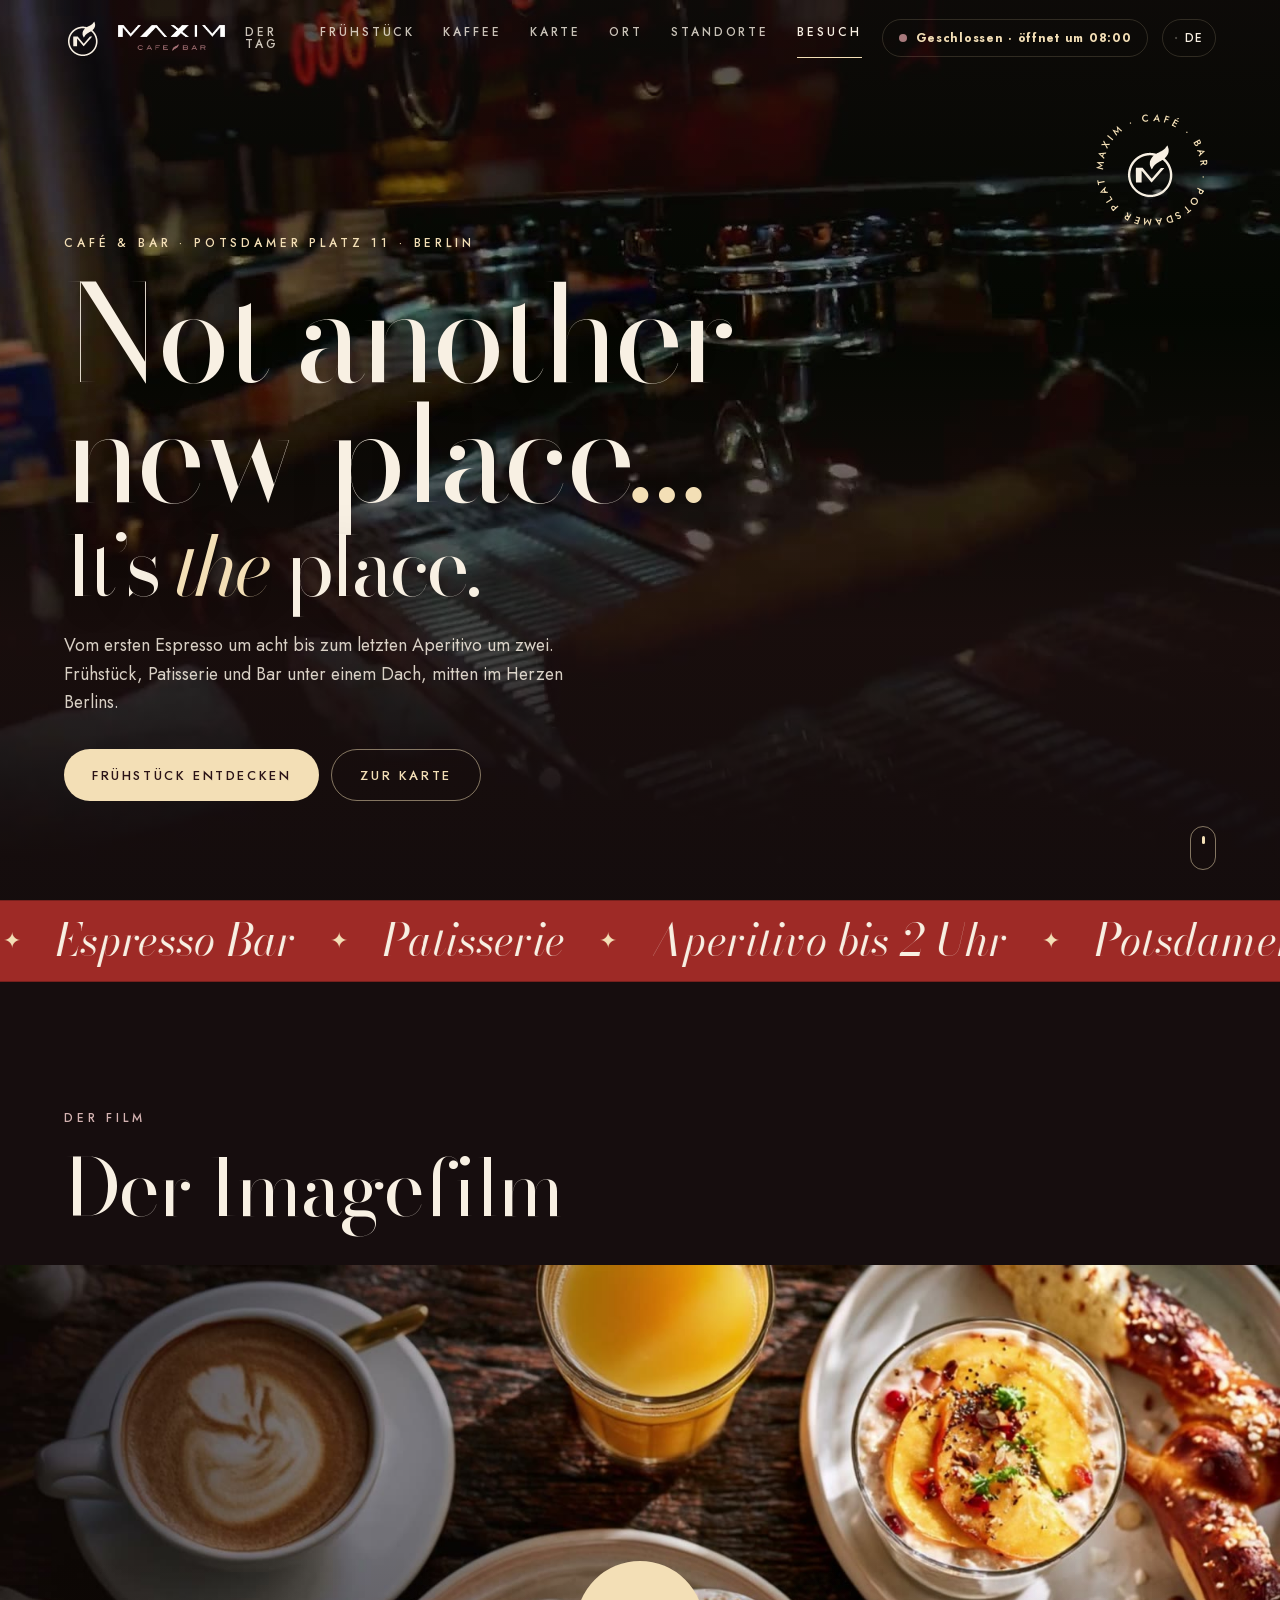
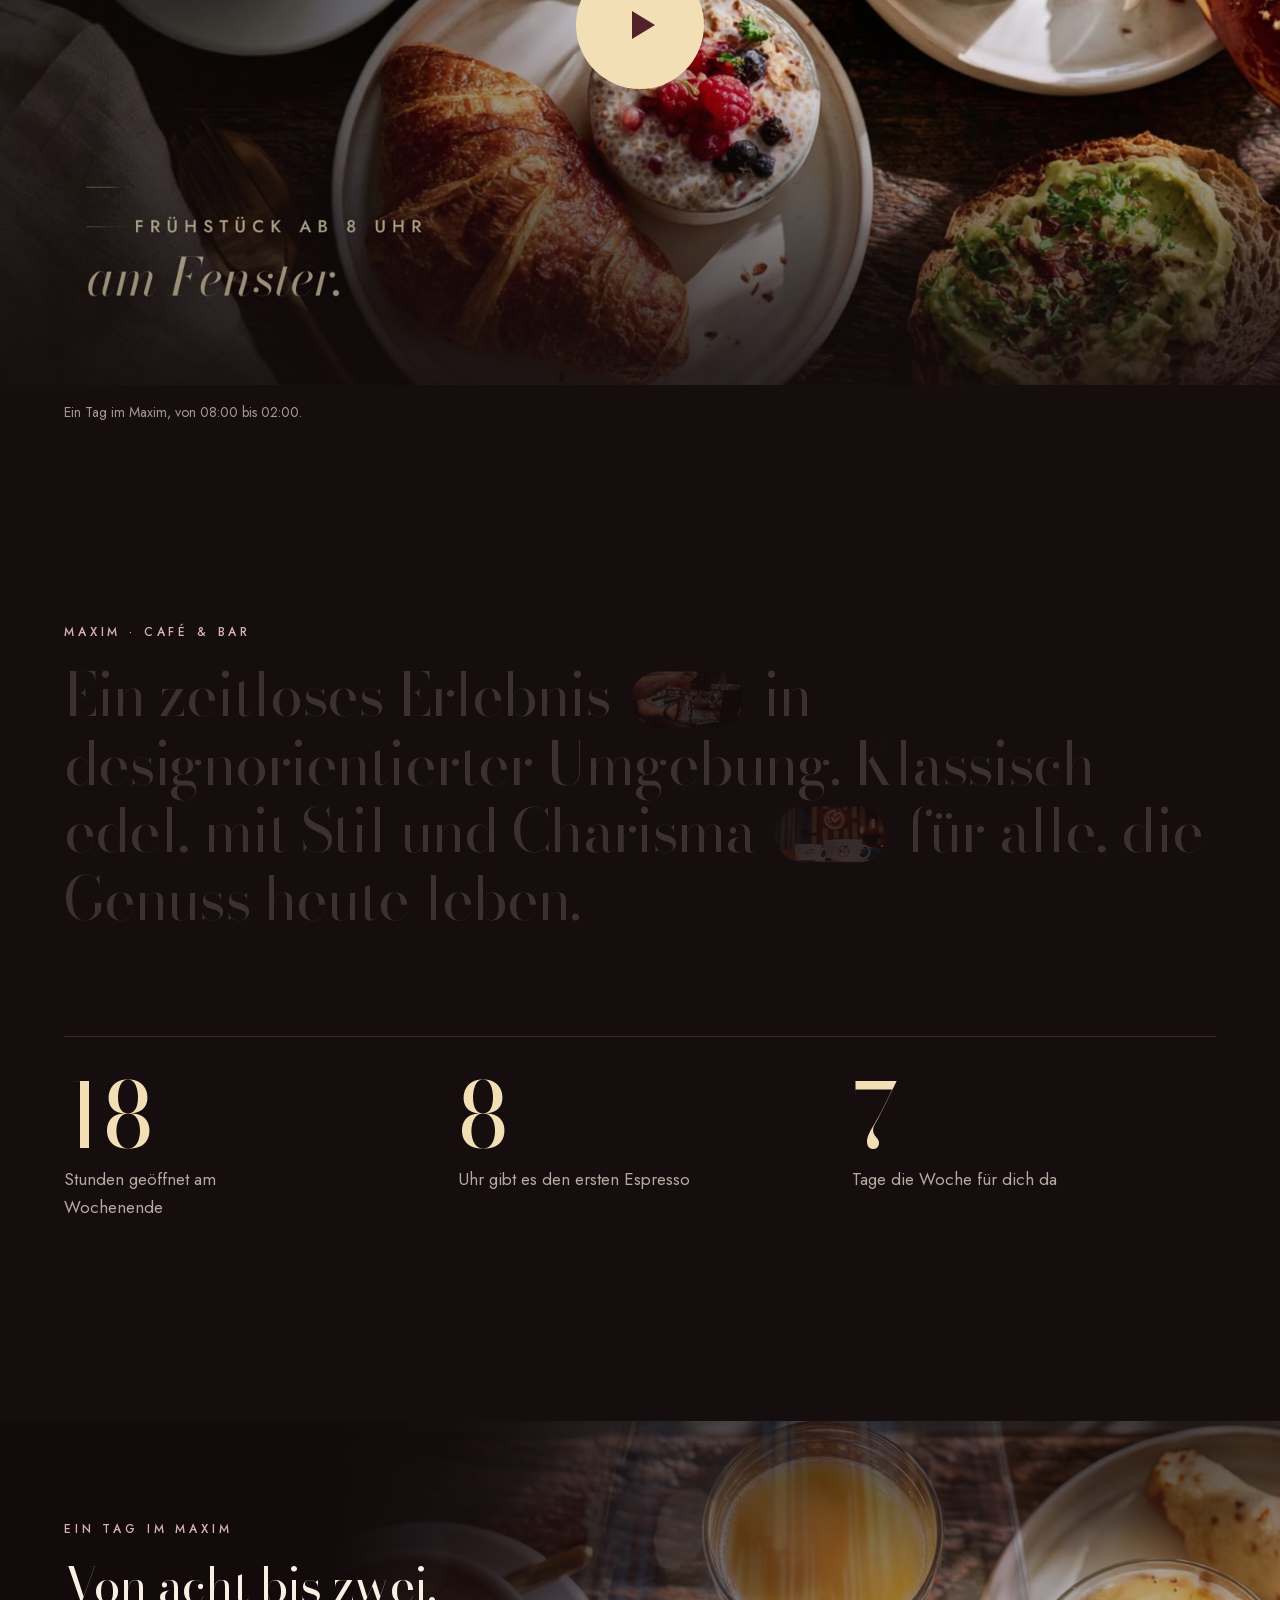
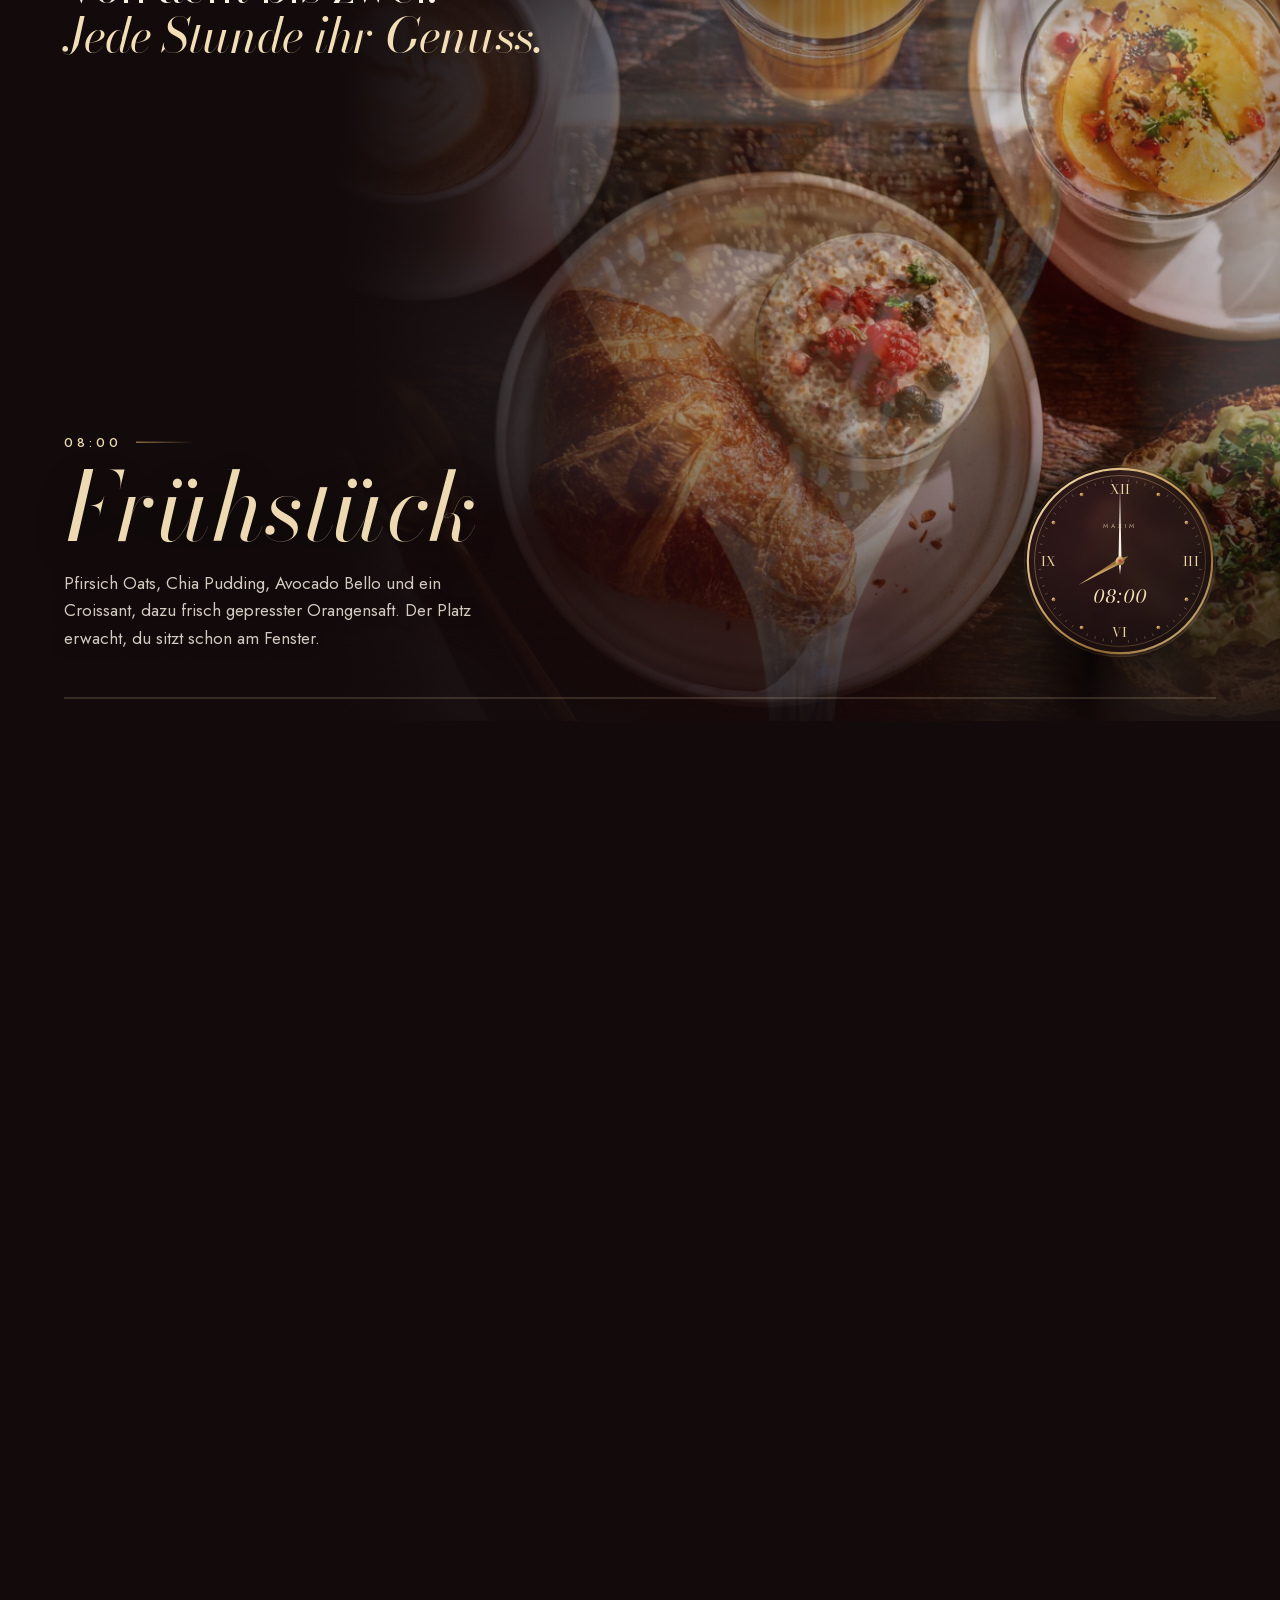
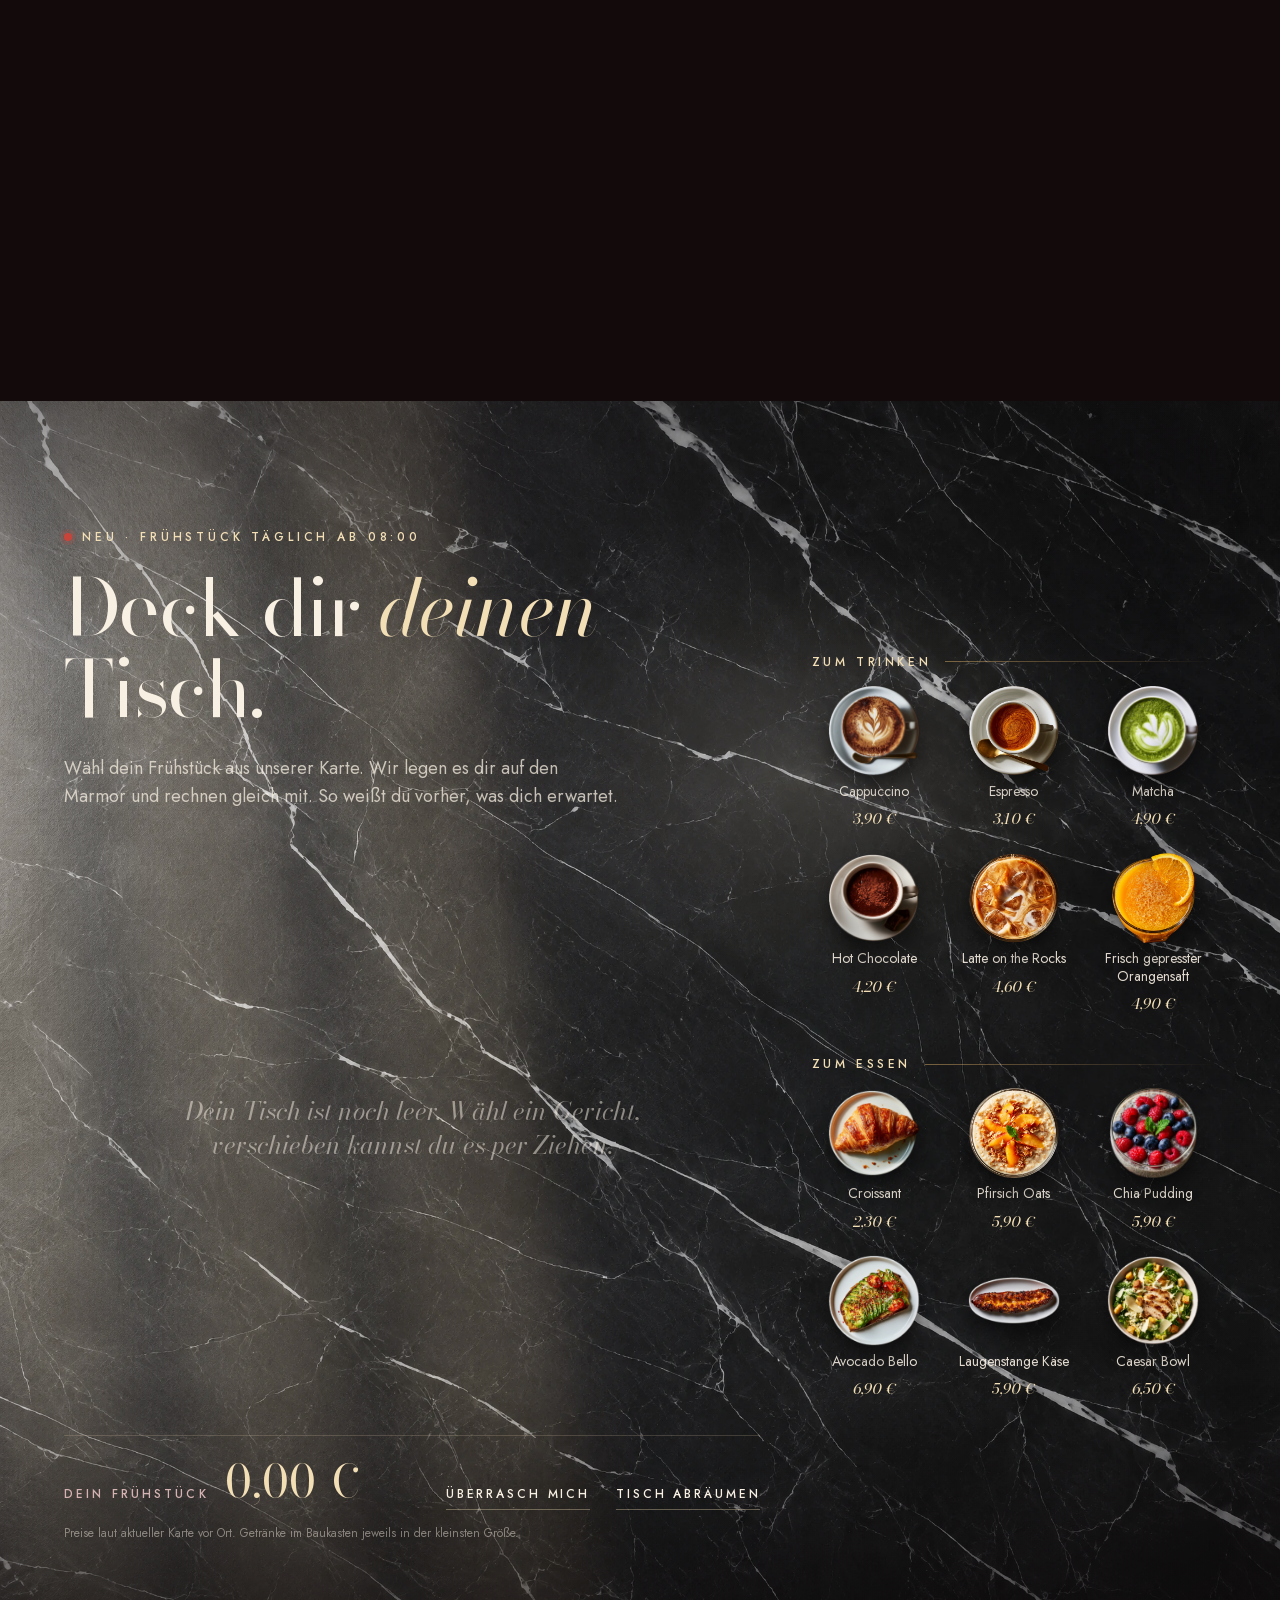
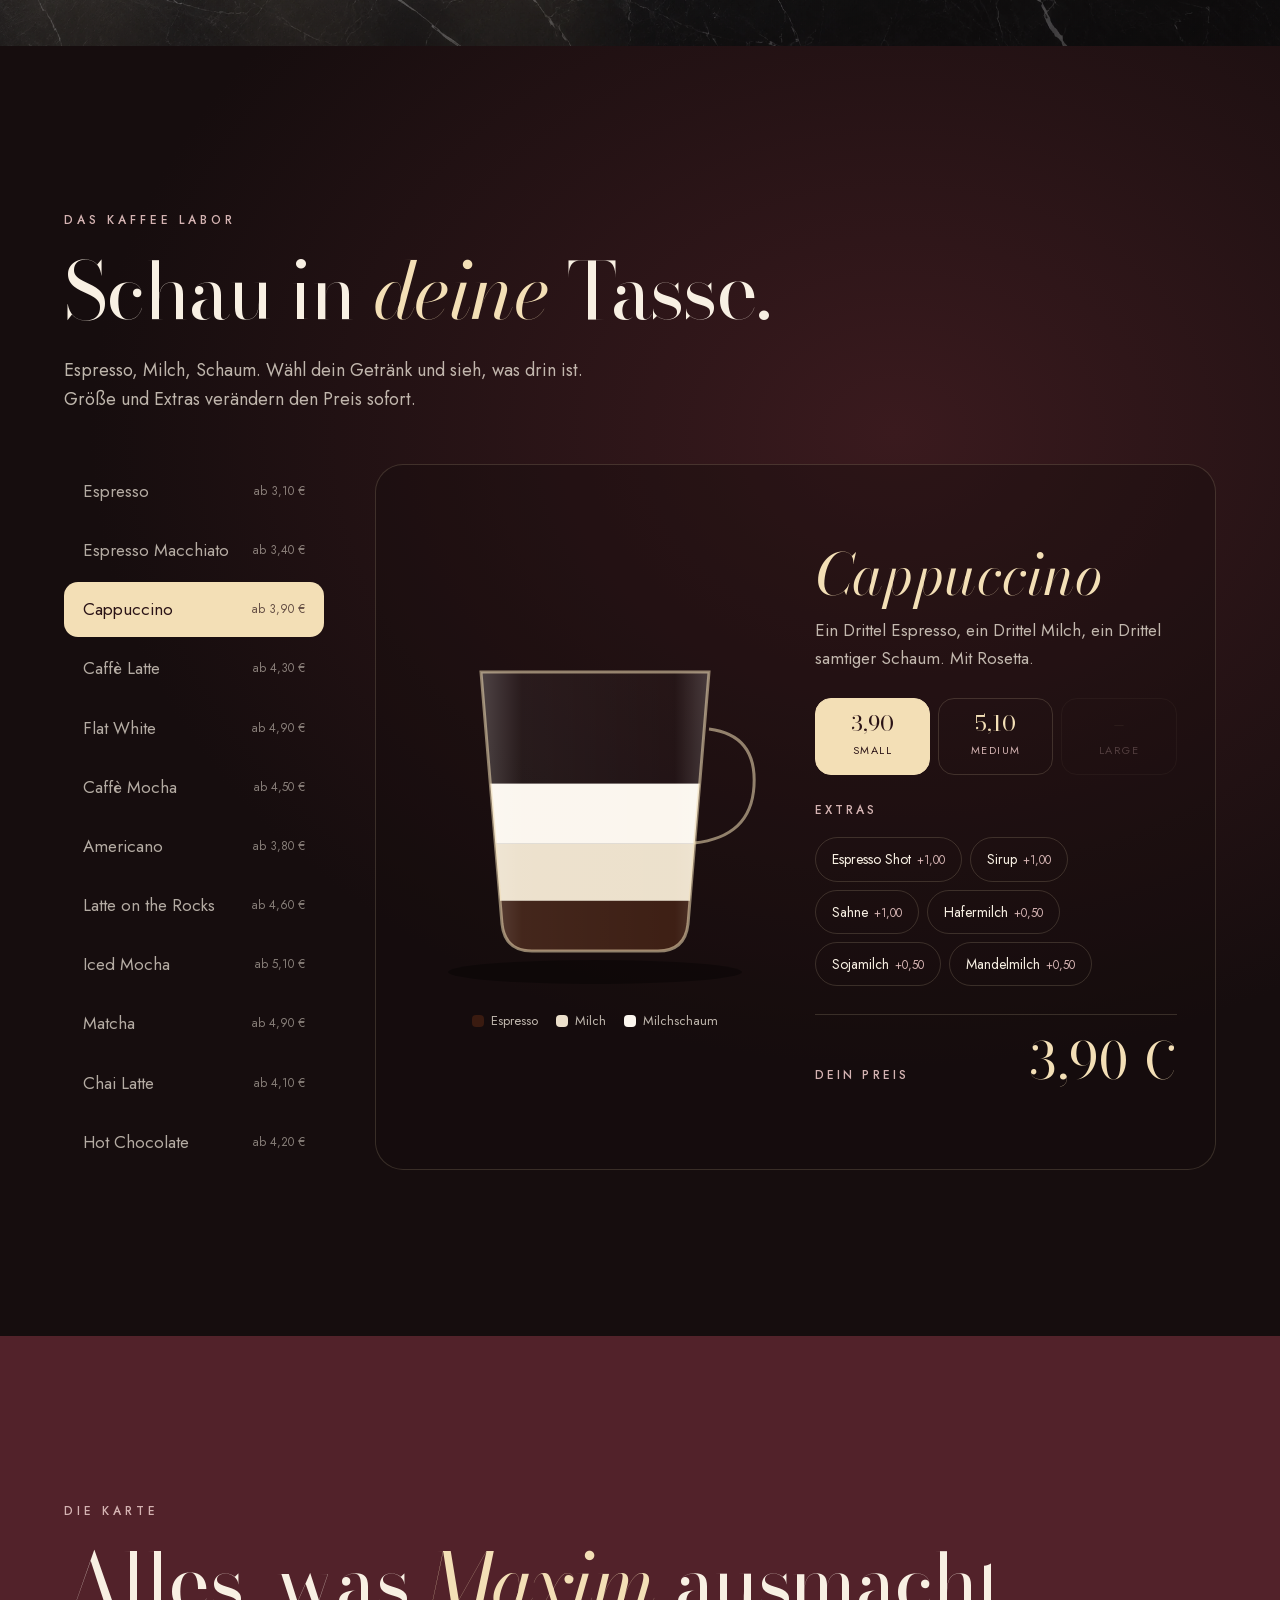
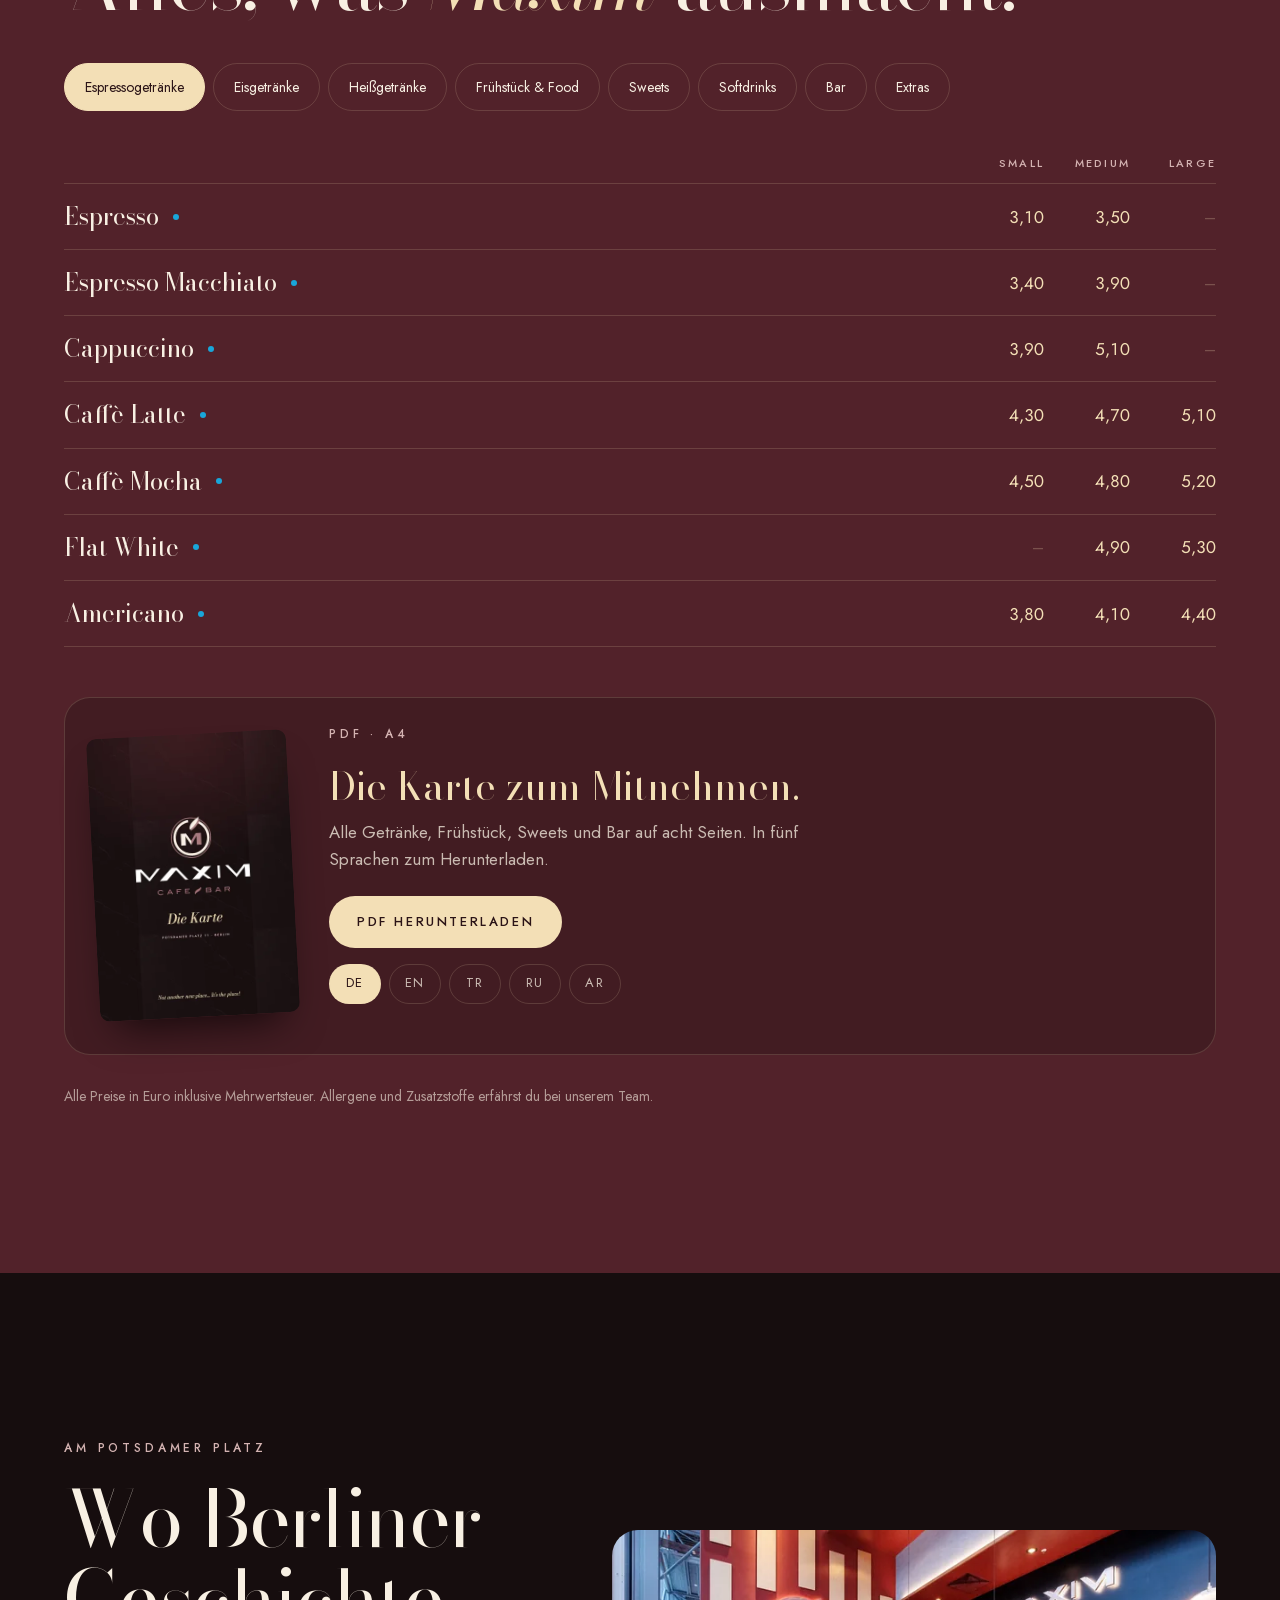
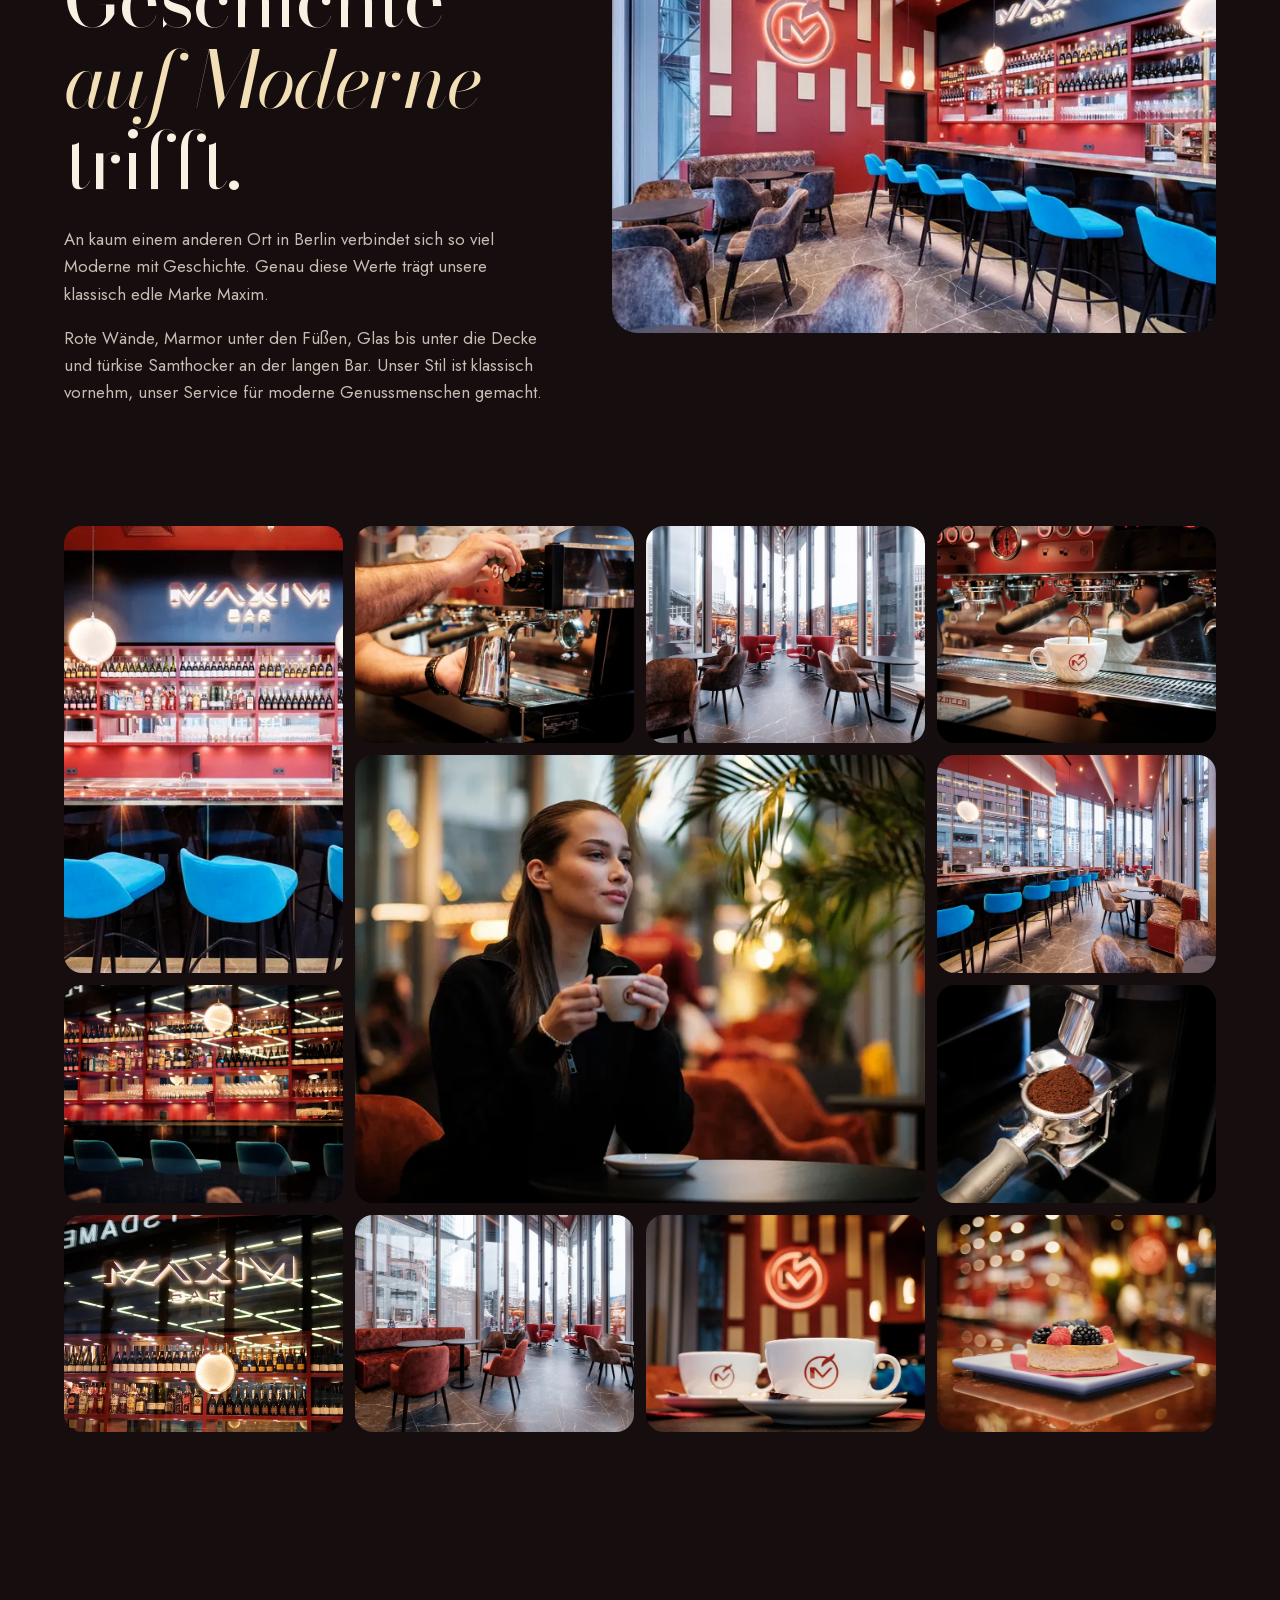
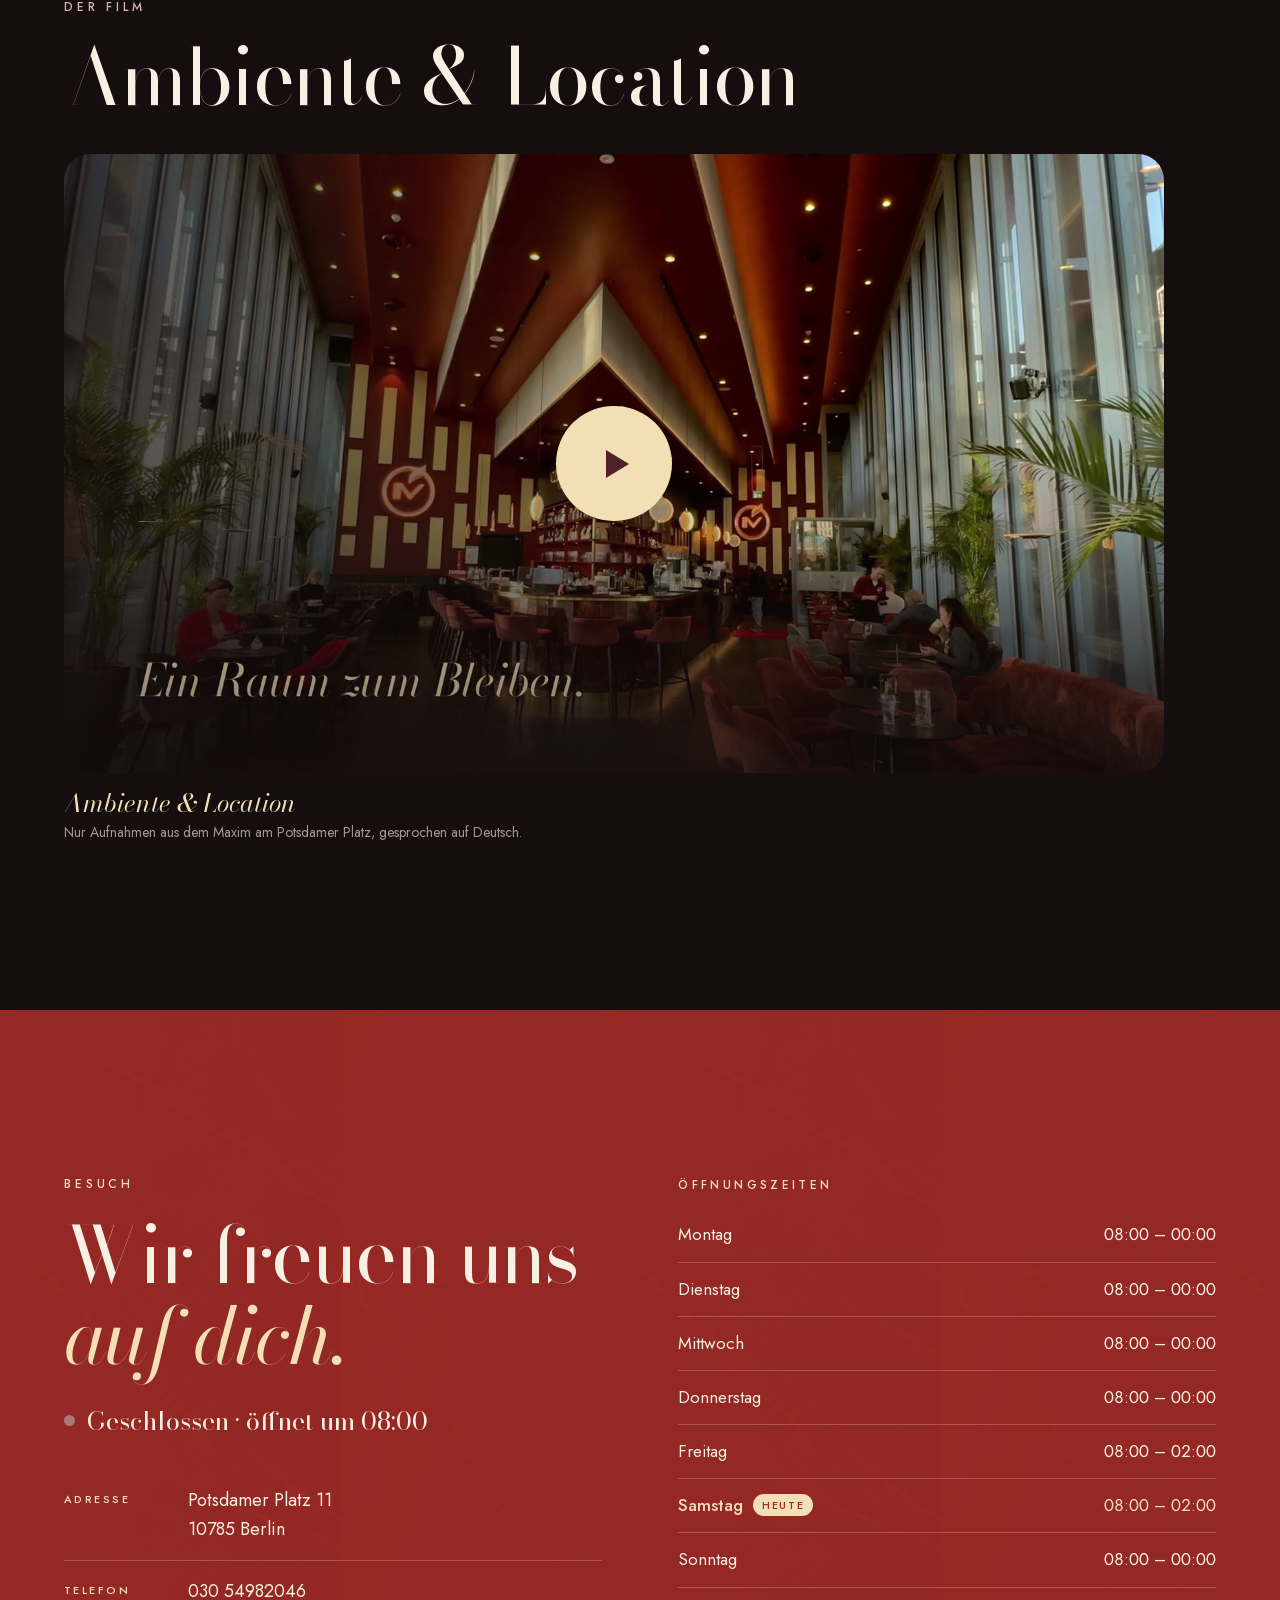
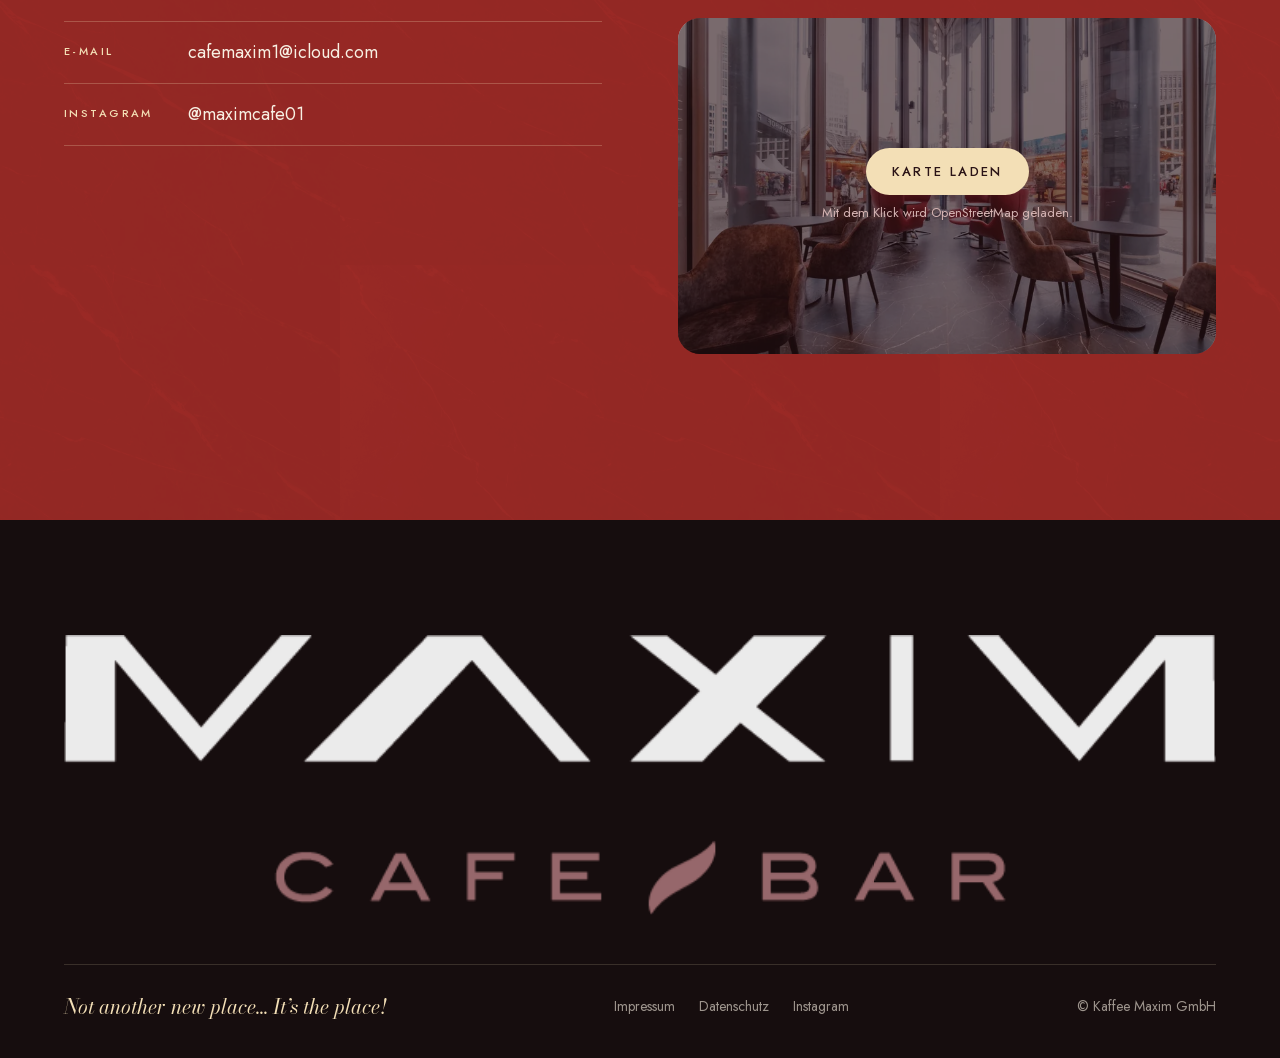
<file: index.html>
<!doctype html>
<html lang="de">
<head>
<meta name="robots" content="noindex, nofollow">
<meta charset="utf-8">
<script>
/* Sprache vor dem ersten Zeichnen setzen: ?lang= vor gespeicherter Wahl, sonst Deutsch */
(function(){var L=["de","en","tr","ru","ar"],q=(location.search.match(/[?&]lang=(\w+)/)||[])[1],s;try{s=localStorage.getItem("maxim-lang")}catch(e){}var l=L.indexOf(q)>-1?q:(L.indexOf(s)>-1?s:"de");if(q&&L.indexOf(q)>-1){try{localStorage.setItem("maxim-lang",q)}catch(e){}}var d=document.documentElement;d.lang=l;if(l==="ar")d.dir="rtl";d.className="js";})();
</script>
<meta name="viewport" content="width=device-width, initial-scale=1, viewport-fit=cover">
<title>Maxim Café & Bar · Potsdamer Platz Berlin</title>
<meta name="description" content="Maxim Café & Bar am Potsdamer Platz 11 in Berlin. Frühstück ab 8 Uhr, Espresso Bar, Patisserie und Aperitivo bis 2 Uhr nachts.">
<meta name="theme-color" content="#52222a">
<meta property="og:title" content="Maxim Café & Bar · Potsdamer Platz">
<meta property="og:description" content="Not another new place. It’s the place. Frühstück, Kaffee, Sweets und Aperitivo am Potsdamer Platz.">
<meta property="og:image" content="https://nadercbz.github.io/maxim-cafe/assets/img/og.jpg">
<meta property="og:type" content="website">
<link rel="icon" href="assets/img/logo.svg?v=5" type="image/svg+xml">
<link rel="alternate" hreflang="de" href="?lang=de"><link rel="alternate" hreflang="en" href="?lang=en"><link rel="alternate" hreflang="tr" href="?lang=tr"><link rel="alternate" hreflang="ru" href="?lang=ru"><link rel="alternate" hreflang="ar" href="?lang=ar">
<link rel="stylesheet" href="css/fonts.css?v=1">
<script>if(document.documentElement.lang==="ru")document.write('<link rel="stylesheet" href="css/fonts-ru.css?v=1">');if(document.documentElement.lang==="ar")document.write('<link rel="stylesheet" href="css/fonts-ar.css?v=1">');</script>
<link rel="stylesheet" href="css/style.css?v=17">
<link rel="preload" as="image" href="assets/video/hero-poster.jpg">
<script type="application/ld+json">
{"@context":"https://schema.org","@type":"CafeOrCoffeeShop","name":"Maxim Café & Bar","address":{"@type":"PostalAddress","streetAddress":"Potsdamer Platz 11","postalCode":"10785","addressLocality":"Berlin","addressCountry":"DE"},"telephone":"+49 30 54982046","servesCuisine":["Café","Frühstück","Patisserie","Bar"],"openingHoursSpecification":[{"@type":"OpeningHoursSpecification","dayOfWeek":["Monday","Tuesday","Wednesday","Thursday","Sunday"],"opens":"08:00","closes":"00:00"},{"@type":"OpeningHoursSpecification","dayOfWeek":["Friday","Saturday"],"opens":"08:00","closes":"02:00"}],"sameAs":["https://www.instagram.com/maximcafe01/"]}
</script>
</head>
<body>

<!-- Preloader: Ring zeichnet sich, Blatt steigt auf -->
<div class="loader" aria-hidden="true">
  <svg class="loader-logo" viewBox="0 0 100 100"><use href="#maxim-m"/></svg>
  <div class="loader-count"><span>00</span></div>
</div>

<svg width="0" height="0" style="position:absolute" aria-hidden="true">
  <defs>
    <symbol id="maxim-m" viewBox="0 0 100 100">
      <path class="m-ring" d="M75.62 9.23 L75.59 9.23 L75.49 9.30 L75.35 9.45 L75.14 9.68 L74.88 9.99 L74.56 10.38 L74.19 10.85 L73.76 11.40 L73.28 12.02 L72.83 12.59 L72.42 13.10 L72.04 13.56 L71.70 13.97 L71.39 14.32 L71.12 14.61 L70.89 14.85 L70.69 15.03 L70.51 15.19 L70.34 15.34 L70.18 15.48 L70.03 15.60 L69.90 15.70 L69.78 15.78 L69.67 15.85 L69.58 15.90 L69.48 15.96 L69.38 16.02 L69.28 16.10 L69.18 16.17 L69.07 16.26 L68.96 16.35 L68.85 16.45 L68.73 16.55 L68.59 16.67 L68.43 16.80 L68.23 16.94 L68.01 17.09 L67.76 17.26 L67.49 17.44 L67.18 17.63 L66.86 17.83 L66.45 18.07 L65.95 18.34 L65.38 18.65 L64.72 18.99 L63.98 19.37 L63.15 19.79 L62.24 20.24 L61.26 20.72 L60.38 21.15 L59.62 21.53 L58.97 21.85 L58.44 22.12 L58.02 22.34 L57.71 22.51 L57.52 22.62 L57.44 22.67 L57.36 22.72 L57.28 22.77 L57.21 22.80 L57.13 22.83 L57.05 22.84 L56.97 22.85 L56.89 22.86 L56.82 22.85 L56.70 22.83 L56.55 22.81 L56.35 22.77 L56.12 22.71 L55.86 22.65 L55.55 22.57 L55.21 22.49 L54.83 22.39 L54.49 22.30 L54.18 22.23 L53.90 22.17 L53.67 22.12 L53.47 22.08 L53.30 22.05 L53.17 22.04 L53.08 22.04 L52.99 22.04 L52.90 22.03 L52.82 22.02 L52.74 22.01 L52.66 21.99 L52.58 21.97 L52.51 21.95 L52.45 21.92 L52.37 21.90 L52.29 21.88 L52.20 21.86 L52.10 21.85 L52.00 21.83 L51.89 21.82 L51.77 21.82 L51.65 21.81 L51.53 21.80 L51.42 21.79 L51.31 21.78 L51.22 21.76 L51.13 21.74 L51.05 21.72 L50.97 21.70 L50.90 21.67 L50.77 21.65 L50.57 21.62 L50.31 21.60 L49.99 21.57 L49.60 21.54 L49.14 21.52 L48.62 21.49 L48.04 21.47 L47.52 21.45 L47.05 21.43 L46.65 21.42 L46.31 21.41 L46.02 21.41 L45.80 21.42 L45.64 21.43 L45.53 21.45 L45.42 21.46 L45.31 21.47 L45.19 21.48 L45.07 21.48 L44.94 21.48 L44.81 21.48 L44.67 21.48 L44.53 21.48 L44.39 21.48 L44.25 21.48 L44.10 21.49 L43.95 21.50 L43.80 21.52 L43.65 21.54 L43.49 21.57 L43.34 21.60 L43.17 21.63 L43.00 21.66 L42.82 21.68 L42.64 21.70 L42.44 21.73 L42.24 21.75 L42.03 21.76 L41.81 21.78 L41.59 21.80 L41.37 21.82 L41.16 21.85 L40.95 21.89 L40.73 21.93 L40.52 21.97 L40.31 22.02 L40.10 22.07 L39.91 22.11 L39.74 22.15 L39.59 22.18 L39.45 22.21 L39.34 22.23 L39.24 22.24 L39.16 22.25 L39.09 22.25 L39.00 22.26 L38.86 22.29 L38.70 22.32 L38.49 22.37 L38.25 22.44 L37.98 22.51 L37.67 22.60 L37.33 22.70 L37.02 22.78 L36.75 22.86 L36.51 22.92 L36.30 22.97 L36.14 23.01 L36.00 23.04 L35.91 23.06 L35.84 23.07 L35.75 23.08 L35.63 23.11 L35.47 23.16 L35.29 23.22 L35.07 23.29 L34.83 23.37 L34.55 23.47 L34.24 23.58 L33.92 23.70 L33.59 23.83 L33.24 23.97 L32.88 24.13 L32.50 24.30 L32.11 24.48 L31.71 24.67 L31.29 24.87 L30.92 25.05 L30.59 25.21 L30.30 25.35 L30.05 25.46 L29.85 25.55 L29.69 25.61 L29.58 25.66 L29.51 25.68 L29.40 25.72 L29.27 25.79 L29.10 25.88 L28.91 25.99 L28.68 26.13 L28.43 26.29 L28.14 26.48 L27.82 26.69 L27.54 26.87 L27.28 27.03 L27.06 27.17 L26.88 27.29 L26.72 27.38 L26.60 27.45 L26.51 27.49 L26.45 27.51 L26.34 27.57 L26.19 27.67 L25.98 27.82 L25.73 28.00 L25.42 28.22 L25.07 28.48 L24.66 28.79 L24.21 29.13 L23.77 29.47 L23.35 29.81 L22.93 30.15 L22.54 30.49 L22.15 30.82 L21.78 31.15 L21.42 31.48 L21.08 31.81 L20.77 32.11 L20.49 32.39 L20.25 32.63 L20.04 32.86 L19.86 33.05 L19.71 33.22 L19.60 33.36 L19.52 33.47 L19.44 33.59 L19.36 33.70 L19.27 33.80 L19.18 33.91 L19.08 34.01 L18.99 34.11 L18.89 34.20 L18.78 34.30 L18.67 34.40 L18.57 34.52 L18.45 34.64 L18.34 34.78 L18.22 34.92 L18.10 35.08 L17.98 35.24 L17.85 35.42 L17.74 35.58 L17.63 35.73 L17.53 35.86 L17.43 35.98 L17.35 36.08 L17.27 36.17 L17.20 36.24 L17.14 36.30 L17.06 36.38 L16.97 36.48 L16.87 36.61 L16.76 36.76 L16.63 36.94 L16.49 37.14 L16.33 37.36 L16.17 37.60 L16.01 37.84 L15.85 38.08 L15.71 38.31 L15.57 38.54 L15.44 38.77 L15.32 38.99 L15.20 39.21 L15.09 39.42 L14.99 39.61 L14.90 39.79 L14.81 39.94 L14.74 40.07 L14.67 40.18 L14.61 40.28 L14.56 40.35 L14.52 40.40 L14.46 40.50 L14.37 40.66 L14.26 40.86 L14.13 41.12 L13.97 41.42 L13.79 41.78 L13.59 42.19 L13.37 42.65 L13.14 43.15 L12.91 43.70 L12.68 44.29 L12.44 44.93 L12.20 45.61 L11.96 46.34 L11.71 47.11 L11.46 47.93 L11.24 48.66 L11.05 49.30 L10.90 49.86 L10.77 50.32 L10.68 50.70 L10.61 50.99 L10.58 51.19 L10.58 51.31 L10.58 51.42 L10.57 51.52 L10.56 51.62 L10.55 51.72 L10.53 51.81 L10.51 51.90 L10.49 51.98 L10.47 52.06 L10.44 52.14 L10.42 52.22 L10.41 52.31 L10.39 52.40 L10.38 52.49 L10.38 52.58 L10.38 52.68 L10.38 52.78 L10.37 52.87 L10.37 52.97 L10.36 53.06 L10.34 53.14 L10.33 53.22 L10.31 53.30 L10.28 53.38 L10.26 53.45 L10.23 53.55 L10.21 53.67 L10.20 53.81 L10.18 53.98 L10.17 54.17 L10.16 54.38 L10.15 54.62 L10.14 54.88 L10.14 55.12 L10.12 55.33 L10.11 55.52 L10.10 55.69 L10.08 55.83 L10.06 55.95 L10.03 56.05 L10.01 56.12 L9.98 56.21 L9.96 56.33 L9.95 56.47 L9.93 56.63 L9.92 56.81 L9.91 57.01 L9.90 57.23 L9.89 57.48 L9.89 57.70 L9.89 57.90 L9.90 58.07 L9.90 58.22 L9.92 58.35 L9.93 58.45 L9.95 58.53 L9.97 58.59 L9.99 58.67 L10.00 58.77 L10.01 58.90 L10.01 59.04 L10.01 59.21 L10.01 59.40 L10.01 59.61 L9.99 59.85 L9.99 60.07 L9.99 60.28 L10.00 60.48 L10.01 60.67 L10.03 60.85 L10.06 61.02 L10.09 61.18 L10.12 61.32 L10.15 61.46 L10.18 61.60 L10.20 61.73 L10.22 61.86 L10.24 61.98 L10.25 62.10 L10.25 62.22 L10.25 62.33 L10.26 62.45 L10.27 62.60 L10.29 62.76 L10.32 62.95 L10.35 63.15 L10.39 63.36 L10.43 63.60 L10.48 63.86 L10.53 64.10 L10.57 64.34 L10.61 64.56 L10.65 64.78 L10.68 64.99 L10.70 65.18 L10.72 65.37 L10.74 65.55 L10.76 65.71 L10.78 65.86 L10.80 66.00 L10.83 66.12 L10.85 66.24 L10.89 66.34 L10.92 66.42 L10.96 66.49 L11.00 66.61 L11.06 66.77 L11.12 66.98 L11.19 67.22 L11.27 67.51 L11.37 67.85 L11.47 68.23 L11.58 68.65 L11.69 69.06 L11.80 69.46 L11.92 69.86 L12.05 70.24 L12.17 70.61 L12.30 70.97 L12.43 71.33 L12.57 71.67 L12.71 72.02 L12.85 72.37 L13.01 72.71 L13.16 73.07 L13.32 73.42 L13.49 73.78 L13.66 74.13 L13.84 74.49 L14.03 74.86 L14.23 75.24 L14.44 75.63 L14.66 76.03 L14.90 76.45 L15.15 76.87 L15.41 77.30 L15.68 77.74 L15.95 78.18 L16.23 78.61 L16.52 79.03 L16.81 79.44 L17.11 79.85 L17.41 80.25 L17.72 80.64 L18.03 81.03 L18.36 81.42 L18.70 81.81 L19.05 82.22 L19.42 82.63 L19.80 83.04 L20.19 83.46 L20.60 83.89 L21.02 84.32 L21.43 84.73 L21.82 85.11 L22.19 85.47 L22.55 85.80 L22.89 86.11 L23.21 86.39 L23.52 86.65 L23.81 86.89 L24.12 87.13 L24.46 87.38 L24.81 87.65 L25.18 87.92 L25.57 88.20 L25.99 88.49 L26.42 88.78 L26.87 89.09 L27.33 89.39 L27.79 89.68 L28.26 89.97 L28.74 90.24 L29.22 90.51 L29.70 90.77 L30.19 91.02 L30.68 91.27 L31.17 91.50 L31.65 91.73 L32.12 91.94 L32.59 92.15 L33.04 92.35 L33.49 92.53 L33.93 92.71 L34.36 92.88 L34.75 93.02 L35.09 93.15 L35.38 93.25 L35.63 93.34 L35.83 93.41 L35.99 93.45 L36.09 93.48 L36.16 93.48 L36.26 93.50 L36.42 93.54 L36.61 93.58 L36.86 93.65 L37.14 93.72 L37.47 93.81 L37.85 93.92 L38.27 94.04 L38.66 94.14 L39.01 94.24 L39.32 94.31 L39.60 94.38 L39.84 94.42 L40.04 94.46 L40.21 94.48 L40.34 94.48 L40.46 94.49 L40.57 94.50 L40.68 94.51 L40.77 94.53 L40.86 94.55 L40.94 94.57 L41.01 94.59 L41.07 94.62 L41.14 94.64 L41.21 94.66 L41.28 94.68 L41.36 94.69 L41.44 94.70 L41.53 94.71 L41.62 94.71 L41.71 94.71 L41.80 94.71 L41.89 94.72 L41.98 94.73 L42.06 94.74 L42.13 94.76 L42.21 94.78 L42.28 94.80 L42.35 94.83 L42.44 94.85 L42.56 94.87 L42.70 94.89 L42.87 94.91 L43.07 94.93 L43.29 94.94 L43.53 94.95 L43.80 94.96 L44.05 94.98 L44.27 94.99 L44.46 95.01 L44.62 95.02 L44.77 95.04 L44.88 95.07 L44.97 95.09 L45.03 95.12 L45.10 95.14 L45.16 95.15 L45.23 95.16 L45.31 95.16 L45.38 95.16 L45.46 95.15 L45.54 95.14 L45.62 95.11 L45.74 95.10 L45.90 95.09 L46.08 95.08 L46.30 95.08 L46.56 95.08 L46.85 95.09 L47.17 95.10 L47.53 95.11 L47.85 95.12 L48.13 95.13 L48.37 95.14 L48.56 95.14 L48.72 95.13 L48.83 95.12 L48.90 95.11 L48.93 95.10 L49.02 95.08 L49.17 95.06 L49.37 95.03 L49.63 95.00 L49.95 94.97 L50.32 94.93 L50.76 94.90 L51.24 94.85 L51.74 94.80 L52.25 94.74 L52.76 94.67 L53.28 94.59 L53.81 94.50 L54.35 94.40 L54.89 94.29 L55.44 94.17 L55.98 94.05 L56.50 93.92 L57.01 93.79 L57.51 93.66 L57.99 93.52 L58.45 93.38 L58.91 93.24 L59.34 93.09 L59.75 92.96 L60.11 92.83 L60.44 92.70 L60.74 92.59 L60.99 92.48 L61.22 92.38 L61.40 92.29 L61.55 92.21 L61.72 92.12 L61.90 92.03 L62.09 91.94 L62.30 91.84 L62.52 91.74 L62.76 91.64 L63.01 91.53 L63.28 91.42 L63.56 91.30 L63.85 91.17 L64.15 91.02 L64.47 90.86 L64.80 90.68 L65.15 90.49 L65.50 90.29 L65.87 90.08 L66.24 89.86 L66.61 89.63 L66.99 89.40 L67.36 89.16 L67.73 88.92 L68.10 88.66 L68.48 88.40 L68.85 88.14 L69.21 87.88 L69.53 87.64 L69.83 87.41 L70.11 87.19 L70.37 86.98 L70.60 86.78 L70.80 86.59 L70.99 86.41 L71.16 86.25 L71.31 86.10 L71.46 85.97 L71.59 85.86 L71.71 85.76 L71.82 85.68 L71.92 85.61 L72.00 85.56 L72.08 85.50 L72.15 85.45 L72.23 85.39 L72.29 85.32 L72.36 85.26 L72.42 85.19 L72.47 85.12 L72.53 85.05 L72.60 84.95 L72.70 84.84 L72.83 84.70 L72.98 84.54 L73.15 84.36 L73.34 84.16 L73.57 83.93 L73.81 83.69 L74.06 83.43 L74.31 83.17 L74.56 82.89 L74.82 82.59 L75.08 82.29 L75.35 81.98 L75.61 81.65 L75.89 81.31 L76.15 80.97 L76.41 80.63 L76.67 80.30 L76.92 79.96 L77.16 79.63 L77.40 79.29 L77.64 78.96 L77.86 78.62 L78.09 78.29 L78.30 77.97 L78.51 77.64 L78.70 77.32 L78.89 77.01 L79.08 76.69 L79.25 76.38 L79.42 76.08 L79.58 75.77 L79.74 75.46 L79.90 75.16 L80.05 74.85 L80.20 74.55 L80.35 74.25 L80.49 73.94 L80.63 73.64 L80.76 73.36 L80.88 73.09 L80.99 72.84 L81.08 72.61 L81.17 72.39 L81.24 72.20 L81.31 72.02 L81.36 71.86 L81.41 71.71 L81.46 71.57 L81.50 71.45 L81.55 71.33 L81.59 71.24 L81.63 71.15 L81.67 71.07 L81.71 71.01 L81.74 70.95 L81.77 70.89 L81.79 70.83 L81.81 70.77 L81.83 70.72 L81.84 70.66 L81.85 70.61 L81.86 70.56 L81.87 70.50 L81.88 70.44 L81.90 70.37 L81.92 70.29 L81.95 70.21 L81.98 70.12 L82.02 70.03 L82.06 69.93 L82.10 69.84 L82.13 69.75 L82.16 69.67 L82.18 69.59 L82.19 69.52 L82.20 69.46 L82.21 69.40 L82.21 69.35 L82.21 69.29 L82.22 69.23 L82.24 69.16 L82.26 69.08 L82.29 69.00 L82.32 68.91 L82.35 68.82 L82.40 68.72 L82.44 68.61 L82.47 68.50 L82.51 68.38 L82.54 68.25 L82.57 68.11 L82.60 67.96 L82.63 67.81 L82.66 67.65 L82.69 67.49 L82.72 67.33 L82.75 67.18 L82.79 67.03 L82.83 66.88 L82.87 66.73 L82.91 66.59 L82.96 66.45 L83.01 66.30 L83.05 66.15 L83.09 65.99 L83.12 65.83 L83.16 65.66 L83.19 65.48 L83.22 65.30 L83.24 65.11 L83.27 64.95 L83.29 64.79 L83.32 64.66 L83.34 64.55 L83.36 64.45 L83.38 64.37 L83.41 64.31 L83.43 64.27 L83.45 64.21 L83.46 64.14 L83.48 64.06 L83.49 63.95 L83.50 63.84 L83.51 63.71 L83.52 63.56 L83.52 63.40 L83.53 63.25 L83.54 63.12 L83.55 63.00 L83.56 62.90 L83.58 62.82 L83.60 62.74 L83.61 62.69 L83.64 62.65 L83.66 62.52 L83.68 62.31 L83.70 62.02 L83.72 61.65 L83.74 61.20 L83.76 60.66 L83.78 60.04 L83.80 59.34 L83.82 58.71 L83.83 58.17 L83.83 57.71 L83.83 57.34 L83.83 57.04 L83.82 56.83 L83.80 56.69 L83.78 56.64 L83.76 56.58 L83.75 56.51 L83.74 56.43 L83.73 56.33 L83.73 56.23 L83.72 56.12 L83.73 56.00 L83.73 55.87 L83.73 55.75 L83.73 55.64 L83.73 55.53 L83.72 55.44 L83.71 55.35 L83.69 55.27 L83.68 55.20 L83.66 55.14 L83.64 55.07 L83.62 55.00 L83.61 54.93 L83.61 54.86 L83.60 54.78 L83.60 54.71 L83.60 54.62 L83.61 54.54 L83.61 54.44 L83.60 54.32 L83.60 54.19 L83.58 54.04 L83.56 53.87 L83.54 53.69 L83.52 53.48 L83.48 53.27 L83.44 53.00 L83.38 52.70 L83.32 52.36 L83.24 51.97 L83.14 51.54 L83.04 51.06 L82.92 50.55 L82.79 49.99 L82.66 49.45 L82.52 48.92 L82.38 48.41 L82.24 47.92 L82.09 47.44 L81.94 46.98 L81.79 46.53 L81.63 46.10 L81.47 45.67 L81.31 45.25 L81.15 44.84 L80.99 44.43 L80.82 44.03 L80.65 43.64 L80.48 43.25 L80.31 42.87 L80.13 42.49 L79.94 42.11 L79.75 41.72 L79.55 41.34 L79.34 40.95 L79.13 40.56 L78.91 40.17 L78.68 39.78 L78.45 39.41 L78.23 39.05 L78.01 38.71 L77.79 38.38 L77.57 38.07 L77.36 37.77 L77.15 37.49 L76.94 37.22 L76.74 36.97 L76.57 36.74 L76.41 36.52 L76.26 36.32 L76.13 36.14 L76.02 35.97 L75.92 35.82 L75.83 35.68 L75.72 35.52 L75.57 35.33 L75.40 35.10 L75.19 34.85 L74.95 34.58 L74.68 34.27 L74.38 33.93 L74.04 33.57 L73.72 33.22 L73.42 32.90 L73.13 32.60 L72.86 32.32 L72.60 32.07 L72.36 31.83 L72.13 31.62 L71.91 31.42 L71.73 31.25 L71.57 31.10 L71.44 30.97 L71.33 30.86 L71.26 30.76 L71.21 30.69 L71.18 30.64 L71.19 30.61 L71.23 30.54 L71.31 30.44 L71.43 30.29 L71.59 30.11 L71.78 29.90 L72.01 29.64 L72.28 29.35 L72.59 29.02 L72.88 28.70 L73.16 28.39 L73.43 28.08 L73.68 27.78 L73.92 27.49 L74.15 27.21 L74.36 26.93 L74.56 26.66 L74.75 26.39 L74.93 26.12 L75.11 25.86 L75.28 25.60 L75.45 25.34 L75.61 25.09 L75.76 24.83 L75.91 24.58 L76.05 24.32 L76.20 24.04 L76.34 23.75 L76.48 23.44 L76.63 23.12 L76.77 22.78 L76.91 22.43 L77.05 22.07 L77.17 21.74 L77.28 21.43 L77.37 21.17 L77.44 20.93 L77.49 20.72 L77.52 20.55 L77.54 20.41 L77.54 20.30 L77.54 20.19 L77.55 20.09 L77.56 20.00 L77.57 19.91 L77.59 19.82 L77.61 19.74 L77.63 19.66 L77.66 19.59 L77.68 19.47 L77.71 19.31 L77.73 19.10 L77.74 18.85 L77.76 18.56 L77.77 18.22 L77.79 17.84 L77.80 17.41 L77.80 17.01 L77.80 16.65 L77.79 16.31 L77.78 16.00 L77.76 15.73 L77.74 15.48 L77.71 15.26 L77.67 15.07 L77.62 14.85 L77.56 14.60 L77.48 14.32 L77.39 14.00 L77.28 13.65 L77.16 13.26 L77.03 12.85 L76.89 12.40 L76.76 12.00 L76.65 11.66 L76.56 11.36 L76.48 11.11 L76.43 10.91 L76.39 10.77 L76.38 10.67 L76.38 10.62 L76.37 10.56 L76.35 10.49 L76.32 10.40 L76.28 10.30 L76.23 10.19 L76.17 10.07 L76.10 9.93 L76.02 9.78 L75.95 9.65 L75.88 9.53 L75.82 9.43 L75.76 9.36 L75.71 9.30 L75.66 9.26Z M47.54 25.49 L48.04 25.51 L48.51 25.54 L48.93 25.56 L49.32 25.60 L49.68 25.63 L49.99 25.67 L50.28 25.72 L50.52 25.77 L50.73 25.82 L50.93 25.86 L51.11 25.90 L51.28 25.94 L51.45 25.97 L51.60 25.99 L51.73 26.01 L51.86 26.02 L51.97 26.02 L52.08 26.03 L52.17 26.04 L52.25 26.05 L52.32 26.06 L52.37 26.08 L52.42 26.10 L52.45 26.11 L52.47 26.14 L52.49 26.16 L52.50 26.18 L52.50 26.21 L52.51 26.24 L52.50 26.27 L52.50 26.30 L52.49 26.34 L52.47 26.37 L52.45 26.41 L52.42 26.45 L52.38 26.50 L52.33 26.54 L52.28 26.59 L52.21 26.65 L52.14 26.70 L52.07 26.76 L51.97 26.84 L51.86 26.94 L51.73 27.07 L51.58 27.23 L51.42 27.41 L51.24 27.61 L51.04 27.83 L50.83 28.08 L50.62 28.34 L50.41 28.60 L50.21 28.86 L50.01 29.12 L49.81 29.39 L49.62 29.67 L49.43 29.94 L49.24 30.22 L49.06 30.50 L48.89 30.77 L48.72 31.03 L48.57 31.29 L48.42 31.54 L48.28 31.79 L48.15 32.03 L48.02 32.26 L47.90 32.51 L47.77 32.76 L47.65 33.02 L47.53 33.30 L47.42 33.58 L47.30 33.87 L47.18 34.18 L47.07 34.49 L46.96 34.78 L46.87 35.04 L46.79 35.28 L46.72 35.49 L46.66 35.68 L46.61 35.85 L46.58 35.98 L46.55 36.10 L46.53 36.27 L46.50 36.50 L46.48 36.78 L46.46 37.12 L46.45 37.52 L46.43 37.98 L46.42 38.49 L46.41 39.05 L46.41 39.57 L46.41 40.04 L46.41 40.46 L46.42 40.84 L46.44 41.16 L46.46 41.44 L46.48 41.66 L46.52 41.84 L46.55 42.02 L46.60 42.21 L46.64 42.40 L46.70 42.60 L46.76 42.80 L46.83 43.01 L46.90 43.22 L46.98 43.44 L47.08 43.70 L47.20 44.00 L47.34 44.34 L47.50 44.72 L47.69 45.14 L47.90 45.60 L48.12 46.10 L48.38 46.65 L48.60 47.12 L48.79 47.53 L48.95 47.88 L49.09 48.16 L49.20 48.38 L49.27 48.53 L49.32 48.61 L49.34 48.64 L49.37 48.65 L49.40 48.66 L49.43 48.67 L49.47 48.67 L49.52 48.67 L49.56 48.66 L49.62 48.65 L49.67 48.64 L49.75 48.58 L49.85 48.48 L49.98 48.33 L50.12 48.14 L50.28 47.91 L50.47 47.63 L50.68 47.31 L50.91 46.94 L51.12 46.60 L51.32 46.28 L51.50 45.97 L51.67 45.69 L51.82 45.43 L51.95 45.19 L52.07 44.97 L52.18 44.78 L52.28 44.58 L52.40 44.39 L52.51 44.21 L52.63 44.02 L52.75 43.85 L52.87 43.67 L53.00 43.50 L53.13 43.33 L53.28 43.15 L53.45 42.95 L53.64 42.74 L53.86 42.51 L54.09 42.27 L54.35 42.01 L54.62 41.73 L54.92 41.44 L55.22 41.15 L55.52 40.87 L55.83 40.60 L56.13 40.33 L56.44 40.07 L56.76 39.81 L57.07 39.56 L57.39 39.32 L57.69 39.09 L57.98 38.87 L58.26 38.67 L58.53 38.49 L58.78 38.33 L59.02 38.17 L59.25 38.04 L59.46 37.92 L59.67 37.80 L59.87 37.68 L60.07 37.56 L60.26 37.44 L60.45 37.32 L60.63 37.20 L60.81 37.08 L60.98 36.96 L61.22 36.81 L61.51 36.63 L61.87 36.42 L62.29 36.18 L62.78 35.91 L63.33 35.61 L63.93 35.28 L64.61 34.92 L65.20 34.60 L65.72 34.32 L66.15 34.08 L66.51 33.88 L66.79 33.72 L67.00 33.60 L67.12 33.52 L67.17 33.48 L67.22 33.44 L67.26 33.41 L67.31 33.38 L67.35 33.35 L67.39 33.33 L67.44 33.31 L67.48 33.30 L67.52 33.29 L67.57 33.28 L67.62 33.29 L67.68 33.30 L67.74 33.32 L67.81 33.34 L67.88 33.37 L67.96 33.41 L68.04 33.46 L68.12 33.51 L68.19 33.56 L68.26 33.61 L68.32 33.65 L68.37 33.71 L68.42 33.76 L68.46 33.81 L68.50 33.86 L68.54 33.92 L68.60 33.98 L68.67 34.04 L68.74 34.11 L68.83 34.18 L68.92 34.25 L69.03 34.33 L69.14 34.42 L69.29 34.54 L69.46 34.70 L69.67 34.90 L69.90 35.13 L70.17 35.41 L70.47 35.72 L70.80 36.08 L71.16 36.47 L71.51 36.86 L71.85 37.25 L72.19 37.65 L72.52 38.05 L72.84 38.45 L73.15 38.85 L73.46 39.26 L73.75 39.66 L74.05 40.08 L74.34 40.52 L74.63 40.97 L74.91 41.43 L75.20 41.91 L75.48 42.40 L75.76 42.91 L76.03 43.43 L76.30 43.94 L76.54 44.44 L76.78 44.92 L77.00 45.40 L77.21 45.87 L77.40 46.32 L77.58 46.76 L77.75 47.20 L77.91 47.64 L78.07 48.09 L78.22 48.55 L78.37 49.02 L78.51 49.50 L78.65 49.99 L78.79 50.49 L78.92 51.01 L79.03 51.46 L79.13 51.86 L79.21 52.20 L79.27 52.48 L79.32 52.71 L79.35 52.88 L79.36 52.99 L79.35 53.05 L79.35 53.13 L79.36 53.25 L79.38 53.39 L79.40 53.56 L79.43 53.76 L79.47 53.98 L79.52 54.23 L79.57 54.52 L79.61 54.78 L79.65 55.04 L79.68 55.28 L79.71 55.50 L79.73 55.72 L79.74 55.92 L79.75 56.10 L79.75 56.27 L79.75 56.43 L79.76 56.56 L79.76 56.68 L79.77 56.79 L79.78 56.87 L79.79 56.94 L79.80 56.98 L79.82 57.02 L79.83 57.08 L79.84 57.17 L79.85 57.30 L79.85 57.45 L79.85 57.64 L79.85 57.86 L79.84 58.11 L79.83 58.39 L79.82 58.64 L79.82 58.87 L79.82 59.07 L79.83 59.24 L79.83 59.38 L79.85 59.49 L79.86 59.58 L79.89 59.63 L79.90 59.69 L79.91 59.76 L79.91 59.83 L79.91 59.90 L79.90 59.98 L79.89 60.06 L79.87 60.14 L79.84 60.23 L79.82 60.34 L79.80 60.47 L79.78 60.62 L79.76 60.79 L79.75 60.98 L79.74 61.19 L79.73 61.42 L79.73 61.67 L79.72 61.91 L79.70 62.15 L79.68 62.37 L79.65 62.60 L79.62 62.81 L79.59 63.02 L79.54 63.22 L79.50 63.41 L79.46 63.59 L79.42 63.76 L79.39 63.92 L79.37 64.06 L79.35 64.20 L79.34 64.32 L79.33 64.43 L79.33 64.53 L79.32 64.68 L79.29 64.87 L79.24 65.11 L79.18 65.40 L79.11 65.74 L79.02 66.12 L78.91 66.55 L78.79 67.03 L78.67 67.51 L78.54 67.97 L78.40 68.44 L78.25 68.90 L78.10 69.35 L77.94 69.80 L77.77 70.24 L77.60 70.68 L77.43 71.10 L77.27 71.50 L77.11 71.88 L76.95 72.24 L76.79 72.59 L76.64 72.92 L76.49 73.23 L76.34 73.52 L76.19 73.82 L76.03 74.12 L75.87 74.42 L75.70 74.73 L75.52 75.05 L75.33 75.37 L75.14 75.69 L74.94 76.02 L74.74 76.35 L74.53 76.67 L74.31 77.00 L74.08 77.32 L73.85 77.65 L73.60 77.97 L73.36 78.30 L73.10 78.62 L72.86 78.92 L72.63 79.20 L72.41 79.46 L72.21 79.69 L72.02 79.90 L71.84 80.09 L71.68 80.26 L71.53 80.41 L71.38 80.55 L71.23 80.71 L71.09 80.86 L70.94 81.02 L70.80 81.17 L70.66 81.34 L70.53 81.50 L70.39 81.67 L70.24 81.84 L70.07 82.03 L69.88 82.23 L69.67 82.43 L69.44 82.65 L69.20 82.87 L68.93 83.11 L68.65 83.35 L68.39 83.58 L68.14 83.78 L67.92 83.96 L67.71 84.13 L67.52 84.27 L67.35 84.40 L67.19 84.50 L67.06 84.58 L66.93 84.66 L66.81 84.74 L66.70 84.82 L66.60 84.90 L66.51 84.97 L66.42 85.04 L66.35 85.11 L66.28 85.18 L66.20 85.25 L66.11 85.33 L66.01 85.41 L65.90 85.50 L65.77 85.59 L65.64 85.68 L65.49 85.78 L65.34 85.89 L65.19 85.98 L65.06 86.06 L64.94 86.14 L64.82 86.20 L64.72 86.25 L64.63 86.29 L64.55 86.32 L64.49 86.34 L64.42 86.37 L64.36 86.39 L64.31 86.42 L64.26 86.45 L64.21 86.48 L64.16 86.51 L64.12 86.54 L64.09 86.58 L64.04 86.62 L63.98 86.66 L63.92 86.70 L63.84 86.75 L63.76 86.79 L63.66 86.84 L63.56 86.89 L63.44 86.94 L63.34 86.99 L63.24 87.04 L63.15 87.09 L63.07 87.14 L63.00 87.18 L62.93 87.23 L62.88 87.27 L62.83 87.31 L62.78 87.35 L62.73 87.39 L62.68 87.42 L62.63 87.45 L62.58 87.47 L62.52 87.49 L62.47 87.51 L62.41 87.53 L62.33 87.56 L62.22 87.61 L62.08 87.67 L61.92 87.75 L61.73 87.84 L61.52 87.95 L61.28 88.08 L61.01 88.22 L60.73 88.36 L60.43 88.50 L60.11 88.64 L59.77 88.79 L59.42 88.93 L59.05 89.07 L58.66 89.22 L58.26 89.36 L57.86 89.50 L57.47 89.63 L57.10 89.76 L56.73 89.88 L56.37 89.99 L56.02 90.09 L55.68 90.18 L55.36 90.27 L55.01 90.36 L54.65 90.45 L54.27 90.53 L53.88 90.61 L53.47 90.70 L53.05 90.78 L52.60 90.86 L52.15 90.93 L51.73 91.00 L51.35 91.06 L51.01 91.11 L50.72 91.15 L50.46 91.18 L50.24 91.20 L50.07 91.21 L49.93 91.21 L49.81 91.21 L49.70 91.21 L49.60 91.22 L49.51 91.23 L49.44 91.24 L49.38 91.25 L49.33 91.26 L49.29 91.28 L49.24 91.29 L49.16 91.30 L49.07 91.31 L48.96 91.32 L48.83 91.32 L48.68 91.32 L48.51 91.32 L48.32 91.31 L48.15 91.31 L48.00 91.31 L47.87 91.31 L47.76 91.32 L47.67 91.32 L47.59 91.33 L47.54 91.35 L47.50 91.36 L47.41 91.37 L47.27 91.38 L47.08 91.38 L46.83 91.38 L46.53 91.37 L46.18 91.36 L45.77 91.34 L45.31 91.32 L44.91 91.30 L44.55 91.28 L44.25 91.26 L44.00 91.24 L43.80 91.22 L43.66 91.20 L43.56 91.18 L43.52 91.16 L43.46 91.14 L43.39 91.12 L43.31 91.11 L43.20 91.09 L43.09 91.08 L42.96 91.07 L42.81 91.07 L42.65 91.06 L42.50 91.05 L42.36 91.04 L42.24 91.03 L42.13 91.01 L42.03 90.99 L41.94 90.97 L41.86 90.95 L41.80 90.92 L41.72 90.90 L41.62 90.87 L41.50 90.84 L41.36 90.81 L41.20 90.78 L41.02 90.75 L40.82 90.72 L40.60 90.69 L40.40 90.66 L40.21 90.63 L40.04 90.59 L39.88 90.55 L39.74 90.52 L39.61 90.48 L39.51 90.44 L39.41 90.40 L39.31 90.36 L39.20 90.32 L39.08 90.28 L38.95 90.24 L38.81 90.21 L38.66 90.17 L38.50 90.14 L38.33 90.11 L38.14 90.06 L37.91 90.01 L37.65 89.93 L37.35 89.85 L37.03 89.75 L36.68 89.63 L36.29 89.51 L35.88 89.37 L35.44 89.21 L35.00 89.04 L34.54 88.85 L34.07 88.64 L33.59 88.42 L33.09 88.18 L32.58 87.93 L32.05 87.66 L31.55 87.39 L31.07 87.14 L30.62 86.89 L30.20 86.66 L29.80 86.43 L29.43 86.21 L29.08 86.00 L28.76 85.79 L28.45 85.60 L28.15 85.40 L27.87 85.21 L27.60 85.03 L27.35 84.85 L27.10 84.67 L26.88 84.50 L26.66 84.33 L26.44 84.15 L26.20 83.96 L25.95 83.75 L25.69 83.52 L25.42 83.29 L25.14 83.03 L24.84 82.77 L24.53 82.48 L24.23 82.20 L23.93 81.91 L23.64 81.62 L23.34 81.32 L23.06 81.02 L22.77 80.71 L22.49 80.41 L22.22 80.09 L21.95 79.79 L21.69 79.48 L21.43 79.18 L21.19 78.89 L20.95 78.60 L20.72 78.31 L20.50 78.03 L20.29 77.76 L20.09 77.49 L19.90 77.24 L19.73 76.99 L19.57 76.76 L19.43 76.53 L19.29 76.32 L19.18 76.12 L19.07 75.92 L18.97 75.74 L18.87 75.56 L18.77 75.39 L18.67 75.23 L18.57 75.08 L18.48 74.93 L18.38 74.79 L18.29 74.66 L18.20 74.54 L18.13 74.43 L18.07 74.34 L18.02 74.25 L17.97 74.17 L17.94 74.10 L17.92 74.04 L17.91 74.00 L17.88 73.91 L17.82 73.78 L17.75 73.62 L17.65 73.41 L17.53 73.17 L17.38 72.88 L17.22 72.56 L17.03 72.19 L16.85 71.84 L16.69 71.50 L16.53 71.17 L16.39 70.85 L16.25 70.54 L16.12 70.24 L16.01 69.95 L15.91 69.67 L15.80 69.38 L15.69 69.07 L15.59 68.74 L15.48 68.40 L15.37 68.04 L15.25 67.66 L15.14 67.27 L15.03 66.86 L14.92 66.47 L14.83 66.12 L14.76 65.79 L14.69 65.50 L14.64 65.23 L14.60 64.99 L14.57 64.78 L14.55 64.60 L14.53 64.41 L14.51 64.22 L14.48 64.02 L14.45 63.82 L14.41 63.62 L14.37 63.41 L14.32 63.19 L14.27 62.97 L14.22 62.75 L14.18 62.51 L14.14 62.27 L14.10 62.03 L14.07 61.77 L14.05 61.51 L14.03 61.24 L14.01 60.97 L14.00 60.72 L13.98 60.50 L13.97 60.32 L13.95 60.16 L13.93 60.04 L13.92 59.94 L13.90 59.87 L13.89 59.84 L13.88 59.73 L13.87 59.55 L13.86 59.31 L13.86 58.99 L13.87 58.61 L13.88 58.15 L13.89 57.63 L13.90 57.04 L13.92 56.49 L13.95 56.01 L13.97 55.57 L14.01 55.18 L14.04 54.85 L14.08 54.57 L14.12 54.34 L14.17 54.16 L14.21 53.99 L14.25 53.81 L14.28 53.64 L14.30 53.47 L14.33 53.31 L14.34 53.14 L14.35 52.98 L14.36 52.82 L14.37 52.66 L14.38 52.51 L14.40 52.36 L14.42 52.22 L14.45 52.09 L14.48 51.96 L14.52 51.83 L14.56 51.71 L14.61 51.55 L14.67 51.36 L14.73 51.13 L14.79 50.86 L14.87 50.56 L14.95 50.21 L15.04 49.83 L15.13 49.42 L15.22 49.02 L15.32 48.64 L15.41 48.28 L15.51 47.95 L15.60 47.63 L15.69 47.33 L15.79 47.05 L15.88 46.79 L15.99 46.50 L16.11 46.20 L16.25 45.88 L16.40 45.53 L16.56 45.16 L16.74 44.77 L16.94 44.36 L17.15 43.93 L17.35 43.52 L17.54 43.14 L17.74 42.78 L17.92 42.44 L18.10 42.13 L18.27 41.84 L18.44 41.58 L18.60 41.34 L18.74 41.12 L18.87 40.93 L18.98 40.76 L19.07 40.62 L19.14 40.50 L19.19 40.41 L19.22 40.34 L19.24 40.29 L19.28 40.21 L19.35 40.09 L19.45 39.94 L19.58 39.75 L19.74 39.53 L19.92 39.27 L20.13 38.98 L20.37 38.65 L20.60 38.34 L20.84 38.04 L21.06 37.75 L21.28 37.49 L21.50 37.23 L21.71 36.99 L21.92 36.77 L22.12 36.56 L22.30 36.37 L22.46 36.21 L22.60 36.06 L22.71 35.93 L22.81 35.82 L22.88 35.74 L22.92 35.67 L22.95 35.62 L23.01 35.55 L23.09 35.46 L23.20 35.35 L23.35 35.21 L23.52 35.06 L23.72 34.88 L23.95 34.67 L24.21 34.45 L24.45 34.25 L24.65 34.07 L24.83 33.90 L24.98 33.76 L25.11 33.64 L25.20 33.54 L25.27 33.47 L25.31 33.41 L25.39 33.33 L25.50 33.22 L25.65 33.09 L25.84 32.94 L26.06 32.76 L26.31 32.56 L26.61 32.33 L26.93 32.08 L27.28 31.83 L27.64 31.58 L28.02 31.32 L28.42 31.06 L28.83 30.79 L29.26 30.53 L29.71 30.26 L30.17 29.99 L30.62 29.73 L31.06 29.49 L31.48 29.26 L31.89 29.04 L32.28 28.84 L32.66 28.65 L33.03 28.48 L33.39 28.32 L33.71 28.17 L34.00 28.04 L34.26 27.93 L34.50 27.84 L34.70 27.76 L34.87 27.70 L35.01 27.66 L35.12 27.63 L35.23 27.60 L35.34 27.57 L35.45 27.54 L35.55 27.50 L35.66 27.45 L35.77 27.41 L35.88 27.36 L35.99 27.31 L36.15 27.25 L36.34 27.18 L36.59 27.10 L36.87 27.01 L37.20 26.92 L37.58 26.82 L38.00 26.71 L38.46 26.59 L38.89 26.48 L39.27 26.39 L39.62 26.30 L39.94 26.24 L40.21 26.18 L40.45 26.14 L40.65 26.11 L40.81 26.10 L40.98 26.08 L41.16 26.05 L41.35 26.02 L41.55 25.99 L41.76 25.95 L41.98 25.91 L42.21 25.86 L42.45 25.81 L42.68 25.76 L42.90 25.72 L43.10 25.69 L43.29 25.67 L43.47 25.65 L43.63 25.65 L43.78 25.64 L43.92 25.65 L44.07 25.65 L44.22 25.65 L44.37 25.64 L44.53 25.62 L44.69 25.61 L44.85 25.58 L45.02 25.56 L45.19 25.53 L45.40 25.50 L45.66 25.48 L45.95 25.47 L46.29 25.47 L46.66 25.47 L47.08 25.48Z" fill="currentColor" fill-rule="evenodd"/>
      <path class="m-m" d="M23.29 70.83 L32.67 70.83 L32.79 51.29 L48.42 70.04 L49.42 70.75 L70.62 46.46 L64.88 46.46 L49.92 63.96 L49.17 64.25 L34.21 46.21 L23.29 46.21 L23.00 50.29Z" fill="currentColor"/>
    </symbol>
  </defs>
</svg>

<header class="nav" data-nav>
  <a class="nav-brand" href="#top" aria-label="Maxim Café & Bar" data-i18n-a="aria-label:nav.home">
    <svg class="nav-m" viewBox="0 0 100 100" aria-hidden="true"><use href="#maxim-m"/></svg>
    <img class="nav-word" src="assets/img/wordmark.png" alt="" width="727" height="176">
  </a>
  <nav class="nav-links" aria-label="Hauptnavigation" data-i18n-a="aria-label:nav.label">
    <a href="#tag" data-i18n="nav.day">Der Tag</a>
    <a href="#fruehstueck" data-i18n="nav.breakfast">Frühstück</a>
    <a href="#labor" data-i18n="nav.coffee">Kaffee</a>
    <a href="#karte" data-i18n="nav.menu">Karte</a>
    <a href="#ort" data-i18n="nav.place">Ort</a>
    <a href="standorte.html" data-i18n="nav.locations">Standorte</a>
    <a href="#besuch" data-i18n="nav.visit">Besuch</a>
  </nav>
  <div class="nav-right">
    <span class="status-pill" data-status><i></i><b data-status-text>Potsdamer Platz 11</b></span>
    <div class="lang">
      <button class="lang-toggle" type="button" aria-expanded="false" aria-label="Sprache wählen" data-i18n-a="aria-label:lang.label">
        <svg viewBox="0 0 24 24" aria-hidden="true"><circle cx="12" cy="12" r="9" fill="none" stroke="currentColor" stroke-width="1.4"/><path d="M3 12h18M12 3c2.6 2.6 3.8 5.6 3.8 9s-1.2 6.4-3.8 9c-2.6-2.6-3.8-5.6-3.8-9S9.4 5.6 12 3z" fill="none" stroke="currentColor" stroke-width="1.4"/></svg>
        <span data-lang-current>DE</span>
      </button>
      <ul class="lang-menu">
        <li><a href="?lang=de" data-lang="de" lang="de">Deutsch</a></li>
        <li><a href="?lang=en" data-lang="en" lang="en">English</a></li>
        <li><a href="?lang=tr" data-lang="tr" lang="tr">Türkçe</a></li>
        <li><a href="?lang=ru" data-lang="ru" lang="ru">Русский</a></li>
        <li><a href="?lang=ar" data-lang="ar" lang="ar" dir="rtl">العربية</a></li>
      </ul>
    </div>
    <button class="burger" type="button" aria-expanded="false" aria-controls="mobile-menu" aria-label="Menü öffnen" data-i18n-a="aria-label:js.menuOpen"><span></span><span></span></button>
  </div>
</header>

<div class="mmenu" id="mobile-menu" hidden>
  <nav>
    <a href="#tag"><small>01</small><span data-i18n="nav.day">Der Tag</span></a>
    <a href="#fruehstueck"><small>02</small><span data-i18n="nav.breakfast">Frühstück</span></a>
    <a href="#labor"><small>03</small><span data-i18n="nav.coffee">Kaffee</span></a>
    <a href="#karte"><small>04</small><span data-i18n="nav.menu">Karte</span></a>
    <a href="#ort"><small>05</small><span data-i18n="nav.place">Ort</span></a>
    <a href="standorte.html"><small>06</small><span data-i18n="nav.locations">Standorte</span></a>
    <a href="#besuch"><small>07</small><span data-i18n="nav.visit">Besuch</span></a>
  </nav>
  <div class="mmenu-langs">
    <a href="?lang=de" data-lang="de">DE</a><a href="?lang=en" data-lang="en">EN</a><a href="?lang=tr" data-lang="tr">TR</a><a href="?lang=ru" data-lang="ru">RU</a><a href="?lang=ar" data-lang="ar">AR</a>
  </div>
  <p class="mmenu-foot">Potsdamer Platz 11 · 10785 Berlin</p>
</div>

<main id="top">

<!-- 1 · HERO: echtes Video aus dem Laden, fährt beim Scrollen in einen Rahmen zurück -->
<section class="hero" data-hero>
  <div class="hero-frame">
    <video class="hero-video" muted loop playsinline preload="none" poster="assets/video/hero-poster.jpg" data-src="assets/video/hero.mp4" data-src-sm="assets/video/hero-sm.mp4" aria-hidden="true"></video>
    <div class="hero-shade"></div>
  </div>
  <div class="hero-inner">
    <p class="kicker hero-kicker"><span data-i18n="hero.kicker">Café &amp; Bar · Potsdamer Platz 11 · Berlin</span></p>
    <h1 class="hero-title" dir="ltr" lang="en"><span class="ht-line">Not another</span> <span class="ht-line">new place<em>…</em></span> <span class="ht-line ht-small">It’s <em>the</em> place.</span></h1>
    <p class="hero-sub" data-i18n="hero.sub">Vom ersten Espresso um acht bis zum letzten Aperitivo um zwei. Frühstück, Patisserie und Bar unter einem Dach, mitten im Herzen Berlins.</p>
    <div class="hero-cta">
      <a class="btn btn-solid" href="#fruehstueck" data-i18n="hero.cta1">Frühstück entdecken</a>
      <a class="btn btn-line" href="#karte" data-i18n="hero.cta2">Zur Karte</a>
    </div>
  </div>
  <a class="hero-scroll" href="#tag" aria-label="Weiter" data-i18n-a="aria-label:hero.scroll"><span></span></a>
  <div class="hero-badge" aria-hidden="true">
    <svg viewBox="0 0 120 120"><defs><path id="badge-c" d="M60 60 m-46 0 a46 46 0 1 1 92 0 a46 46 0 1 1 -92 0"/></defs><text><textPath href="#badge-c">MAXIM · CAFÉ · BAR · POTSDAMER PLATZ · </textPath></text></svg>
    <svg class="hero-badge-m" viewBox="0 0 100 100"><use href="#maxim-m"/></svg>
  </div>
</section>

<!-- Laufband, Tempo folgt dem Scrollen -->
<div class="marquee" aria-hidden="true" dir="ltr">
  <div class="marquee-track">
    <span data-i18n="marquee.1">Frühstück ab 8 Uhr</span><i>✦</i><span data-i18n="marquee.2">Espresso Bar</span><i>✦</i><span data-i18n="marquee.3">Patisserie</span><i>✦</i><span data-i18n="marquee.4">Aperitivo bis 2 Uhr</span><i>✦</i><span>Potsdamer Platz 11</span><i>✦</i>
  </div>
</div>

<!-- 2b · IMAGEFILM groß (bei Deutsch mit Naders Stimme, sonst englisch) -->
<section class="film film-top" id="imagefilm" data-film>
  <div class="film-head">
    <p class="kicker" data-i18n="film.kicker">Der Film</p>
    <h2 class="sec-title" data-i18n="film.t1">Der Imagefilm</h2>
  </div>
  <figure class="film-item">
    <div class="film-player" data-film-player data-kind="image">
      <img class="film-poster" src="assets/video/film/poster.jpg" alt="" width="1920" height="1080">
      <button class="film-play" type="button" aria-label="Film abspielen" data-i18n-a="aria-label:film.play"><span></span></button>
    </div>
    <figcaption><span data-i18n="film.d1">Ein Tag im Maxim, von 08:00 bis 02:00.</span></figcaption>
  </figure>
</section>

<!-- 2 · Manifest, Wort für Wort, mit Bildern im Satz -->
<section class="manifest">
  <p class="kicker" data-i18n="manifest.kicker">Maxim · Café &amp; Bar</p>
  <p class="manifest-text" data-split data-i18n="manifest.text">Ein zeitloses Erlebnis <span class="pill" style="--img:url(../assets/img/kunde/milch-sm.webp)"></span> in designorientierter Umgebung. Klassisch edel, mit Stil und Charisma <span class="pill" style="--img:url(../assets/img/kunde/tassen-sm.webp)"></span> für alle, die Genuss heute leben.</p>
  <div class="manifest-stats">
    <div><b class="num" data-count="18">0</b><span data-i18n="manifest.s1">Stunden geöffnet am Wochenende</span></div>
    <div><b class="num" data-count="8">0</b><span data-i18n="manifest.s2">Uhr gibt es den ersten Espresso</span></div>
    <div><b class="num" data-count="7">0</b><span data-i18n="manifest.s3">Tage die Woche für dich da</span></div>
  </div>
</section>

<!-- 3 · DER TAG IM MAXIM: gepinnte Bühne, Uhr läuft von 08:00 bis 02:00 -->
<section class="day" id="tag" data-day>
  <div class="day-pin">
    <div class="day-bg" aria-hidden="true">
      <div class="day-photo" data-photo="0"><img src="assets/img/tag/0.webp" alt="" loading="lazy"></div>
      <div class="day-photo" data-photo="1"><img src="assets/img/tag/1.webp" alt="" loading="lazy"></div>
      <div class="day-photo" data-photo="2"><img src="assets/img/tag/2.webp" alt="" loading="lazy"></div>
      <div class="day-photo" data-photo="3"><img src="assets/img/tag/3.webp" alt="" loading="lazy"></div>
      <div class="day-shade"></div>
    </div>
    <div class="day-head">
      <p class="kicker" data-i18n="day.kicker">Ein Tag im Maxim</p>
      <h2 class="day-title" data-i18n="day.title">Von acht bis zwei.<br><em>Jede Stunde ihr Genuss.</em></h2>
    </div>
    <div class="day-clock" aria-hidden="true">
      <svg viewBox="0 0 200 200">
        <defs>
          <linearGradient id="dcGold" x1="0" y1="0" x2="1" y2="1"><stop offset="0" stop-color="#f7e6bb"/><stop offset=".45" stop-color="#c79d5e"/><stop offset=".7" stop-color="#8d6631"/><stop offset="1" stop-color="#ead09a"/></linearGradient>
          <radialGradient id="dcFace" cx=".35" cy=".3" r=".9"><stop offset="0" stop-color="#3a1d20" stop-opacity=".78"/><stop offset="1" stop-color="#120a0b" stop-opacity=".88"/></radialGradient>
        </defs>
        <circle cx="100" cy="100" r="96" class="dc-face"/>
        <circle cx="100" cy="100" r="96" class="dc-ring"/>
        <circle cx="100" cy="100" r="89" class="dc-ring2"/>
        <circle cx="100" cy="100" r="92.5" class="dc-progress" pathLength="100"/>
        <g class="dc-ticks"></g>
        <text x="100" y="66" class="dc-brand">MAXIM</text>
        <path d="M100 110 L97.2 100 L100 50 L102.8 100 Z" class="dc-hour"/>
        <path d="M100 114 L98.4 100 L100 24 L101.6 100 Z" class="dc-min"/>
        <circle cx="100" cy="100" r="4.6" class="dc-pin"/>
        <circle cx="100" cy="100" r="1.7" class="dc-jewel"/>
      </svg>
      <div class="dc-time" dir="ltr"><span data-day-time>08:00</span></div>
      <div class="dc-now" data-day-now hidden><i></i><span data-i18n="day.now">Gerade jetzt</span></div>
    </div>
    <div class="day-scenes">
      <article class="scene" data-scene="0" style="--photo:url(assets/img/tag/0.webp)" data-from="8" data-to="11">
        <p class="scene-time" dir="ltr">08:00</p>
        <h3 data-i18n="day.s1.t">Frühstück</h3>
        <p data-i18n="day.s1.p">Pfirsich Oats, Chia Pudding, Avocado Bello und ein Croissant, dazu frisch gepresster Orangensaft. Der Platz erwacht, du sitzt schon am Fenster.</p>
      </article>
      <article class="scene" data-scene="1" style="--photo:url(assets/img/tag/1.webp)" data-from="11" data-to="15">
        <p class="scene-time" dir="ltr">11:00</p>
        <h3 data-i18n="day.s2.t">Kaffee</h3>
        <p data-i18n="day.s2.p">Cappuccino mit Rosetta, ein kurzer Espresso an der Bar, Matcha oder Latte on the Rocks. Die Siebträger laufen, der Duft hängt in der Luft.</p>
      </article>
      <article class="scene" data-scene="2" style="--photo:url(assets/img/tag/2.webp)" data-from="15" data-to="19">
        <p class="scene-time" dir="ltr">15:00</p>
        <h3 data-i18n="day.s3.t">Sweets</h3>
        <p data-i18n="day.s3.p">Eclair, Törtchen, Apfelstrudel oder ein Stück Kuchen. Die süße Pause am Nachmittag, mit Blick auf den Platz.</p>
      </article>
      <article class="scene" data-scene="3" style="--photo:url(assets/img/tag/3.webp)" data-from="19" data-to="26">
        <p class="scene-time" dir="ltr">19:00</p>
        <h3 data-i18n="day.s4.t">Aperitivo</h3>
        <p data-i18n="day.s4.p">Aperol Spritz, ein Glas Champagner, Wein an der Bar. Unter der roten Decke wird es warm, freitags und samstags bis zwei Uhr nachts.</p>
      </article>
    </div>
    <div class="day-bar" aria-hidden="true"><span></span></div>
  </div>
</section>

<!-- 4 · FRÜHSTÜCK BAUKASTEN: Tisch decken, Preis läuft live mit -->
<section class="bf" id="fruehstueck" data-bf>
  <!-- Die ganze Sektion ist die Marmorplatte: Textur, Fensterlicht, Glanz der Maus, Rand dunkler -->
  <div class="bf-marble" aria-hidden="true"><div class="bf-light"></div><div class="bf-sheen"></div><div class="bf-edge"></div></div>
  <div class="bf-wrap">
    <div class="bf-head">
      <p class="kicker"><span class="dot-live"></span><span data-i18n="bf.kicker">Neu · Frühstück täglich ab 08:00</span></p>
      <h2 class="sec-title" data-i18n="bf.title">Deck dir <em>deinen</em> Tisch.</h2>
      <p class="sec-lead" data-i18n="bf.lead">Wähl dein Frühstück aus unserer Karte. Wir legen es dir auf den Marmor und rechnen gleich mit. So weißt du vorher, was dich erwartet.</p>
    </div>
    <div class="bf-table" data-bf-table aria-live="polite">
      <p class="bf-empty" data-i18n="bf.empty">Dein Tisch ist noch leer. Wähl ein Gericht, verschieben kannst du es per Ziehen.</p>
      <div class="bf-items" data-bf-items></div>
    </div>
    <div class="bf-pick" data-bf-pick>
      <h3 class="bf-group-title" data-i18n="bf.g1">Zum Trinken</h3>
      <div class="bf-options" data-bf-group="drink"></div>
      <h3 class="bf-group-title" data-i18n="bf.g2">Zum Essen</h3>
      <div class="bf-options" data-bf-group="food"></div>
    </div>
    <div class="bf-bill">
      <div class="bf-bill-row"><span data-i18n="bf.total">Dein Frühstück</span><b class="bf-sum" dir="ltr" data-bf-sum>0,00 €</b></div>
      <div class="bf-bill-actions">
        <button class="bf-act" type="button" data-bf-random data-i18n="bf.random">Überrasch mich</button>
        <button class="bf-act" type="button" data-bf-clear data-i18n="bf.clear">Tisch abräumen</button>
      </div>
      <p class="bf-note" data-i18n="bf.note">Preise laut aktueller Karte vor Ort. Getränke im Baukasten jeweils in der kleinsten Größe.</p>
    </div>
  </div>
</section>

<!-- 5 · KAFFEE LABOR: Tasse im Schnitt, Größe und Extras ändern den Preis -->
<section class="lab" id="labor" data-lab>
  <div class="lab-head">
    <p class="kicker" data-i18n="lab.kicker">Das Kaffee Labor</p>
    <h2 class="sec-title" data-i18n="lab.title">Schau in <em>deine</em> Tasse.</h2>
    <p class="sec-lead" data-i18n="lab.lead">Espresso, Milch, Schaum. Wähl dein Getränk und sieh, was drin ist. Größe und Extras verändern den Preis sofort.</p>
  </div>
  <div class="lab-grid">
    <div class="lab-drinks" role="tablist" aria-label="Getränk wählen" data-i18n-a="aria-label:lab.choose" data-lab-drinks></div>
    <div class="lab-stage">
      <div class="lab-cup-wrap">
        <svg class="lab-cup" viewBox="0 0 240 260" aria-hidden="true">
          <defs>
            <clipPath id="cup-clip"><path d="M44 46 H196 L182 214 Q180 232 162 232 H78 Q60 232 58 214 Z"/></clipPath>
            <linearGradient id="glass" x1="0" x2="1"><stop offset="0" stop-color="#fff" stop-opacity=".22"/><stop offset=".18" stop-color="#fff" stop-opacity=".05"/><stop offset=".85" stop-color="#fff" stop-opacity=".02"/><stop offset="1" stop-color="#fff" stop-opacity=".18"/></linearGradient>
          </defs>
          <g clip-path="url(#cup-clip)" data-lab-layers></g>
          <g data-lab-ice></g>
          <path d="M44 46 H196 L182 214 Q180 232 162 232 H78 Q60 232 58 214 Z" fill="url(#glass)" stroke="rgba(243,223,182,.55)" stroke-width="2"/>
          <path d="M196 84 Q228 88 226 122 Q224 156 186 160" fill="none" stroke="rgba(243,223,182,.55)" stroke-width="2" data-lab-handle/>
          <ellipse cx="120" cy="246" rx="98" ry="8" fill="rgba(0,0,0,.35)"/>
        </svg>
        <ul class="lab-legend" data-lab-legend></ul>
      </div>
      <div class="lab-panel">
        <h3 class="lab-name" data-lab-name>Cappuccino</h3>
        <p class="lab-desc" data-lab-desc></p>
        <div class="lab-sizes" role="radiogroup" aria-label="Größe" data-i18n-a="aria-label:lab.size" data-lab-sizes></div>
        <div class="lab-extras" data-lab-extras>
          <p class="lab-sub" data-i18n="lab.extras">Extras</p>
        </div>
        <div class="lab-price"><span data-i18n="lab.price">Dein Preis</span><b dir="ltr" data-lab-price>3,90 €</b></div>
      </div>
    </div>
  </div>
</section>

<!-- 6 · SPEISEKARTE: Tabs, Bild folgt dem Cursor -->
<section class="menu" id="karte" data-menu>
  <div class="menu-head">
    <p class="kicker" data-i18n="menu.kicker">Die Karte</p>
    <h2 class="sec-title" data-i18n="menu.title">Alles, was <em>Maxim</em> ausmacht.</h2>
  </div>
  <div class="menu-tabs" role="tablist" data-menu-tabs></div>
  <div class="menu-body" data-menu-body></div>
  <div class="menu-dl" data-dl>
    <img class="menu-dl-cover" src="assets/menu/cover-de.webp" alt="" width="420" height="594" loading="lazy" data-dl-cover>
    <div class="menu-dl-text">
      <p class="kicker">PDF · A4</p>
      <h3 data-i18n="dl.title">Die Karte zum Mitnehmen.</h3>
      <p data-i18n="dl.p">Alle Getränke, Frühstück, Sweets und Bar auf acht Seiten. In fünf Sprachen zum Herunterladen.</p>
      <a class="btn btn-solid" href="assets/menu/Maxim-Karte-DE.pdf" download data-dl-main data-i18n="dl.btn">PDF herunterladen</a>
      <p class="menu-dl-langs" dir="ltr"><a href="assets/menu/Maxim-Karte-DE.pdf" download>DE</a><a href="assets/menu/Maxim-Karte-EN.pdf" download>EN</a><a href="assets/menu/Maxim-Karte-TR.pdf" download>TR</a><a href="assets/menu/Maxim-Karte-RU.pdf" download>RU</a><a href="assets/menu/Maxim-Karte-AR.pdf" download>AR</a></p>
    </div>
  </div>
  <p class="menu-note" data-i18n="menu.note">Alle Preise in Euro inklusive Mehrwertsteuer. Allergene und Zusatzstoffe erfährst du bei unserem Team.</p>
  <div class="menu-cursor" aria-hidden="true" data-menu-cursor><img alt=""></div>
</section>

<!-- 7 · ORT: Potsdamer Platz, Galerie mit Lightbox -->
<section class="place" id="ort">
  <div class="place-intro">
    <div class="place-text">
      <p class="kicker" data-i18n="place.kicker">Am Potsdamer Platz</p>
      <h2 class="sec-title" data-i18n="place.title">Wo Berliner Geschichte <em>auf Moderne</em> trifft.</h2>
      <p data-i18n="place.p1">An kaum einem anderen Ort in Berlin verbindet sich so viel Moderne mit Geschichte. Genau diese Werte trägt unsere klassisch edle Marke Maxim.</p>
      <p data-i18n="place.p2">Rote Wände, Marmor unter den Füßen, Glas bis unter die Decke und türkise Samthocker an der langen Bar. Unser Stil ist klassisch vornehm, unser Service für moderne Genussmenschen gemacht.</p>
    </div>
    <figure class="place-hero">
      <img src="assets/img/kunde/innen-sm.webp" srcset="assets/img/kunde/innen-sm.webp 800w, assets/img/kunde/innen.webp 1800w" sizes="(min-width: 900px) 55vw, 100vw" alt="Innenraum des Maxim mit langer Bar, türkisen Barhockern und Fenstern zum Potsdamer Platz" data-i18n-a="alt:place.alt" width="1800" height="1200" loading="lazy">
    </figure>
  </div>
  <div class="gallery" data-gallery>
    <button class="g-item g-tall" type="button"><img src="assets/img/kunde/bar-sm.webp" data-full="assets/img/kunde/bar.webp" alt="Die Bar mit Maxim Logo" data-i18n-a="alt:g.1" loading="lazy" width="800" height="533"></button>
    <button class="g-item" type="button"><img src="assets/img/kunde/milch-sm.webp" data-full="assets/img/kunde/milch.webp" alt="Milch wird aufgeschäumt" data-i18n-a="alt:g.2" loading="lazy" width="800" height="533"></button>
    <button class="g-item" type="button"><img src="assets/img/kunde/fenster-sm.webp" data-full="assets/img/kunde/fenster.webp" alt="Fensterplätze zum Platz" data-i18n-a="alt:g.3" loading="lazy" width="800" height="533"></button>
    <button class="g-item g-wide" type="button"><img src="assets/img/kunde/gast-sm.webp" data-full="assets/img/kunde/gast.webp" alt="Gast mit Kaffee an der Bar" data-i18n-a="alt:g.4" loading="lazy" width="800" height="533"></button>
    <button class="g-item" type="button"><img src="assets/img/kunde/espresso-sm.webp" data-full="assets/img/kunde/espresso.webp" alt="Espresso läuft in die Maxim Tasse" data-i18n-a="alt:g.5" loading="lazy" width="800" height="533"></button>
    <button class="g-item" type="button"><img src="assets/img/kunde/barhocker-sm.webp" data-full="assets/img/kunde/barhocker.webp" alt="Türkise Barhocker" data-i18n-a="alt:g.6" loading="lazy" width="800" height="533"></button>
    <button class="g-item" type="button"><img src="assets/img/kunde/regal-sm.webp" data-full="assets/img/kunde/regal.webp" alt="Aperitivo Flaschen" data-i18n-a="alt:g.7" loading="lazy" width="800" height="533"></button>
    <button class="g-item" type="button"><img src="assets/img/kunde/muehle-sm.webp" data-full="assets/img/kunde/muehle.webp" alt="Kaffeebohnen in der Mühle" data-i18n-a="alt:g.8" loading="lazy" width="640" height="800"></button>
    <button class="g-item" type="button"><img src="assets/img/kunde/nacht-sm.webp" data-full="assets/img/kunde/nacht.webp" alt="Leuchtendes Maxim Logo an der roten Wand" data-i18n-a="alt:g.9" loading="lazy" width="533" height="800"></button>
    <button class="g-item" type="button"><img src="assets/img/kunde/lounge-sm.webp" data-full="assets/img/kunde/lounge.webp" alt="Lounge mit Sesseln" data-i18n-a="alt:g.10" loading="lazy" width="800" height="533"></button>
    <button class="g-item" type="button"><img src="assets/img/kunde/tassen-sm.webp" data-full="assets/img/kunde/tassen.webp" alt="Zwei Maxim Tassen" data-i18n-a="alt:g.11" loading="lazy" width="800" height="533"></button>
    <button class="g-item" type="button"><img src="assets/img/kunde/toertchen-sm.webp" data-full="assets/img/kunde/toertchen.webp" alt="Beerentörtchen auf dem Marmortresen" data-i18n-a="alt:g.12" loading="lazy" width="800" height="533"></button>
  </div>
</section>

<!-- 8 · IMAGEFILM: Standbild mit Play, Video lädt erst beim Klick -->
<section class="film" id="film" data-film>
  <div class="film-head">
    <p class="kicker" data-i18n="film.kicker">Der Film</p>
    <h2 class="sec-title" data-i18n="film.t2">Ambiente &amp; Location</h2>
  </div>
  <div class="film-grid film-solo">
    <figure class="film-item">
      <div class="film-player" data-film-player data-kind="amb">
        <img class="film-poster" src="assets/video/film/poster-ambiente.jpg" alt="" loading="lazy" width="1920" height="1080">
        <button class="film-play" type="button" aria-label="Film abspielen" data-i18n-a="aria-label:film.play"><span></span></button>
      </div>
      <figcaption><b data-i18n="film.t2">Ambiente &amp; Location</b><span data-i18n="film.d2">Nur Aufnahmen aus dem Maxim am Potsdamer Platz, gesprochen auf Deutsch.</span></figcaption>
    </figure>
  </div>
</section>

<!-- 9 · BESUCH: Live Status, Öffnungszeiten, Karte nach Klick -->
<section class="visit" id="besuch">
  <div class="visit-grid">
    <div class="visit-info">
      <p class="kicker" data-i18n="visit.kicker">Besuch</p>
      <h2 class="sec-title" data-i18n="visit.title">Wir freuen uns <em>auf dich.</em></h2>
      <p class="visit-status" data-status-big><i></i><span data-status-text>Potsdamer Platz 11</span></p>
      <address>
        <a class="visit-line" href="https://www.openstreetmap.org/search?query=Potsdamer%20Platz%2011%2C%2010785%20Berlin" target="_blank" rel="noopener"><small data-i18n="visit.address">Adresse</small><span dir="ltr">Potsdamer Platz 11<br>10785 Berlin</span></a>
        <a class="visit-line" href="tel:+493054982046"><small data-i18n="visit.phone">Telefon</small><span dir="ltr">030 54982046</span></a>
        <a class="visit-line" href="mailto:cafemaxim1@icloud.com"><small data-i18n="visit.mail">E-Mail</small><span dir="ltr">cafemaxim1@icloud.com</span></a>
        <a class="visit-line" href="https://www.instagram.com/maximcafe01/" target="_blank" rel="noopener"><small>Instagram</small><span dir="ltr">@maximcafe01</span></a>
      </address>
    </div>
    <div class="visit-hours">
      <h3 data-i18n="visit.hours">Öffnungszeiten</h3>
      <ul class="hours" data-hours>
        <li data-day="1"><span data-i18n="d.1">Montag</span><b dir="ltr">08:00 – 00:00</b></li>
        <li data-day="2"><span data-i18n="d.2">Dienstag</span><b dir="ltr">08:00 – 00:00</b></li>
        <li data-day="3"><span data-i18n="d.3">Mittwoch</span><b dir="ltr">08:00 – 00:00</b></li>
        <li data-day="4"><span data-i18n="d.4">Donnerstag</span><b dir="ltr">08:00 – 00:00</b></li>
        <li data-day="5"><span data-i18n="d.5">Freitag</span><b dir="ltr">08:00 – 02:00</b></li>
        <li data-day="6"><span data-i18n="d.6">Samstag</span><b dir="ltr">08:00 – 02:00</b></li>
        <li data-day="0"><span data-i18n="d.0">Sonntag</span><b dir="ltr">08:00 – 00:00</b></li>
      </ul>
      <div class="map" data-map>
        <button class="map-load" type="button" data-map-load>
          <span data-i18n="visit.map">Karte laden</span>
          <small data-i18n="visit.mapnote">Mit dem Klick wird OpenStreetMap geladen.</small>
        </button>
      </div>
    </div>
  </div>
</section>

</main>

<footer class="foot">
  <div class="foot-mark" aria-hidden="true"><img src="assets/img/wordmark.png" alt="" width="727" height="176" loading="lazy"></div>
  <div class="foot-row">
    <p dir="ltr" lang="en" class="foot-claim">Not another new place… It’s the place!</p>
    <p class="foot-links"><a href="impressum.html" data-i18n="foot.imprint">Impressum</a><a href="datenschutz.html" data-i18n="foot.privacy">Datenschutz</a><a href="https://www.instagram.com/maximcafe01/" target="_blank" rel="noopener">Instagram</a></p>
    <p class="foot-copy">© Kaffee Maxim GmbH</p>
  </div>
</footer>

<dialog class="lightbox" data-lightbox>
  <img alt="">
  <button class="lb-close" type="button" aria-label="Schließen" data-i18n-a="aria-label:js.close">×</button>
  <button class="lb-prev" type="button" aria-label="Zurück" data-i18n-a="aria-label:js.prev">‹</button>
  <button class="lb-next" type="button" aria-label="Weiter" data-i18n-a="aria-label:js.next">›</button>
</dialog>

<script src="data/menu.js?v=1"></script>
<script src="data/flat.js?v=2"></script>
<script src="js/i18n-data.js?v=9"></script>
<script src="js/i18n.js?v=1"></script>
<script src="vendor/gsap.min.js"></script>
<script src="vendor/ScrollTrigger.min.js"></script>
<script src="vendor/lenis.min.js"></script>
<script src="js/main.js?v=18"></script>
</body>
</html>
</file>
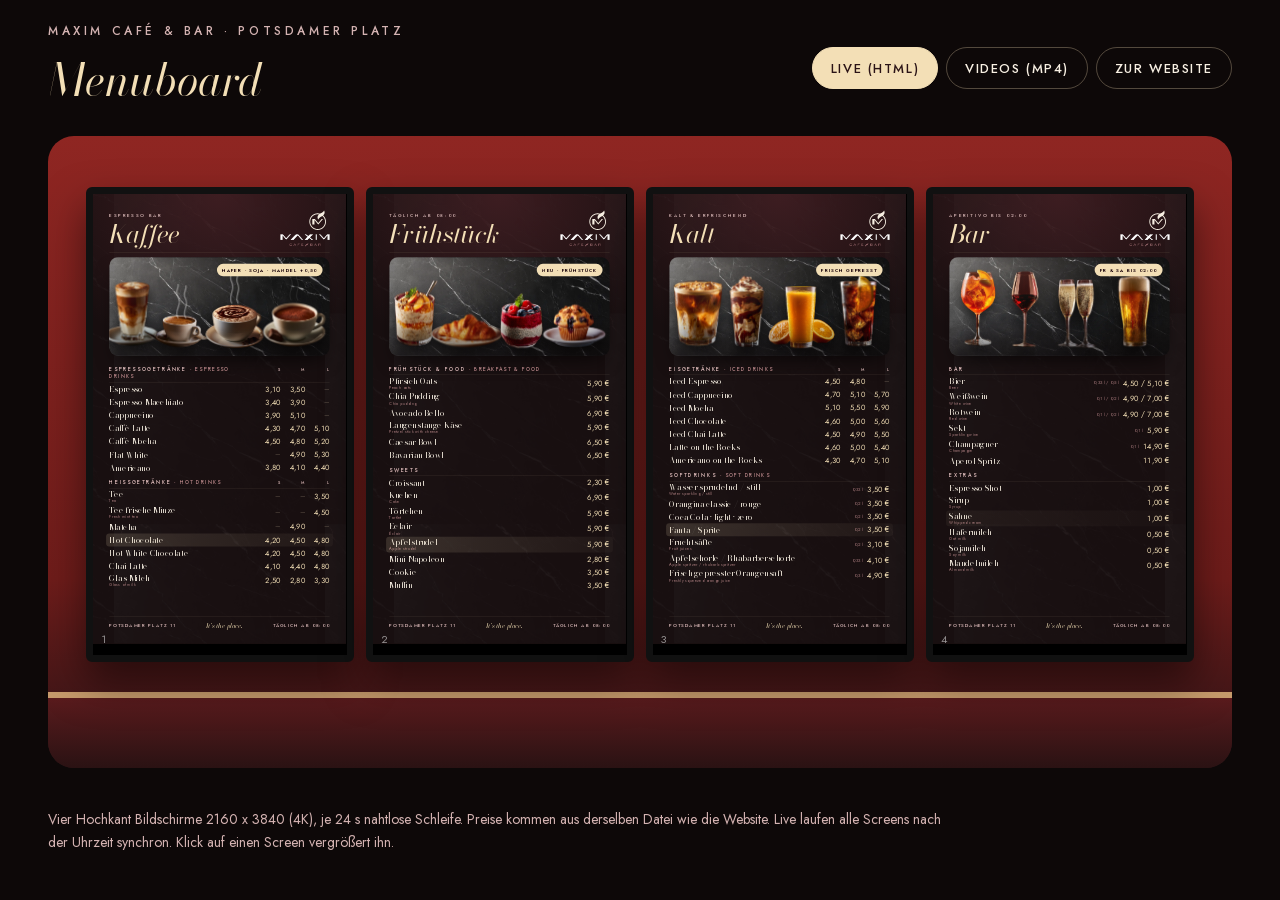
<file: menuboard/index.html>
<!doctype html>
<html lang="de">
<head>
<meta charset="utf-8">
<meta name="viewport" content="width=device-width, initial-scale=1">
<title>Maxim Menuboard</title>
<meta name="robots" content="noindex">
<link rel="icon" href="../assets/img/logo.svg" type="image/svg+xml">
<link rel="stylesheet" href="../css/fonts.css?v=1">
<style>
:root { --ink:#160d0e; --bord:#52222a; --red:#9e2a26; --cream:#f3dfb6; --ivory:#f8f0e3; --mauve:#d4b3b2; }
* { box-sizing: border-box; }
body { margin: 0; min-height: 100vh; background: #0d0808; color: var(--ivory); font-family: "Jost", sans-serif; }
header { display: flex; flex-wrap: wrap; align-items: center; justify-content: space-between; gap: 16px; padding: 22px clamp(16px, 4vw, 48px); }
h1 { margin: 0; font: italic 400 clamp(28px, 4vw, 44px) "Bodoni Moda", serif; color: var(--cream); }
h1 small { display: block; font: 500 12px "Jost"; font-style: normal; letter-spacing: .3em; text-transform: uppercase; color: var(--mauve); margin-bottom: 6px; }
.ctl { display: flex; flex-wrap: wrap; gap: 8px; }
.ctl button, .ctl a { min-height: 42px; padding: 0 18px; border-radius: 999px; border: 1px solid rgba(243,223,182,.3); background: none; color: var(--ivory); font: 500 13px "Jost"; letter-spacing: .12em; text-transform: uppercase; cursor: pointer; display: inline-flex; align-items: center; text-decoration: none; }
.ctl button[aria-pressed="true"] { background: var(--cream); color: #2a1316; border-color: var(--cream); }
/* Wand: rote Wand wie im Laden, vier Screens über der Bar */
.wall { margin: 0 clamp(16px, 4vw, 48px) 40px; padding: clamp(20px, 4vw, 60px) clamp(14px, 3vw, 50px) 0; border-radius: 26px; background: linear-gradient(180deg, #8f2622, #6e1c1a 70%, #2a1316); position: relative; overflow: hidden; }
.wall::after { content: ""; display: block; height: 70px; margin: 30px calc(-1 * clamp(14px, 3vw, 50px)) 0; background: linear-gradient(180deg, #5a1b1d, #2a1213); border-top: 6px solid #c79b6c; }
.screens { display: grid; grid-template-columns: repeat(4, 1fr); gap: clamp(6px, 1vw, 14px); }
.tv { position: relative; aspect-ratio: 9 / 16; background: #000; border: clamp(4px, .6vw, 9px) solid #111; border-radius: 6px; box-shadow: 0 20px 40px rgba(0,0,0,.5); overflow: hidden; cursor: zoom-in; }
.tv iframe { position: absolute; left: 0; top: 0; width: 1080px; height: 1920px; border: 0; transform-origin: 0 0; pointer-events: none; }
.tv video { width: 100%; height: 100%; object-fit: cover; display: block; }
.tv span { position: absolute; left: 8px; bottom: 8px; font-size: 11px; letter-spacing: .2em; color: rgba(255,255,255,.55); }
.note { margin: 0 clamp(16px, 4vw, 48px) 40px; color: var(--mauve); font-size: 14px; line-height: 1.6; max-width: 900px; }
dialog { padding: 0; border: 0; background: transparent; }
dialog::backdrop { background: rgba(0,0,0,.9); }
dialog .big { height: 92vh; aspect-ratio: 9 / 16; position: relative; overflow: hidden; }
dialog iframe { position: absolute; left: 0; top: 0; width: 1080px; height: 1920px; border: 0; transform-origin: 0 0; }
@media (max-width: 700px) { .screens { grid-template-columns: repeat(2, 1fr); } }
</style>
</head>
<body>
<header>
  <h1><small>Maxim Café &amp; Bar · Potsdamer Platz</small>Menuboard</h1>
  <div class="ctl">
    <button type="button" data-mode="live" aria-pressed="true">Live (HTML)</button>
    <button type="button" data-mode="video" aria-pressed="false">Videos (MP4)</button>
    <a href="../index.html">Zur Website</a>
  </div>
</header>
<div class="wall"><div class="screens" id="screens"></div></div>
<p class="note">Vier Hochkant Bildschirme 2160 x 3840 (4K), je 24 s nahtlose Schleife. Preise kommen aus derselben Datei wie die Website. Live laufen alle Screens nach der Uhrzeit synchron. Klick auf einen Screen vergrößert ihn.</p>
<dialog id="dlg"><div class="big" id="big"></div></dialog>
<script>
(function () {
  var box = document.getElementById("screens"), mode = "live";
  function fit(el) { var f = el.querySelector("iframe"); if (f) f.style.transform = "scale(" + (el.clientWidth / 1080) + ")"; }
  function draw() {
    box.innerHTML = "";
    [1, 2, 3, 4].forEach(function (s) {
      var tv = document.createElement("div"); tv.className = "tv";
      tv.innerHTML = mode === "live" ? '<iframe src="screen.html?s=' + s + '" title="Screen ' + s + '" loading="lazy"></iframe>' :
        '<video src="video/Maxim_Menuboard_Screen' + s + '_1080x1920.mp4?v=20261117c" muted loop playsinline autoplay></video>';
      tv.insertAdjacentHTML("beforeend", "<span>" + s + "</span>");
      tv.addEventListener("click", function () { open(s); });
      box.appendChild(tv); fit(tv);
    });
  }
  function open(s) {
    var big = document.getElementById("big"), d = document.getElementById("dlg");
    big.innerHTML = '<iframe src="screen.html?s=' + s + '" title="Screen ' + s + '"></iframe>';
    d.showModal(); big.firstChild.style.transform = "scale(" + (big.clientWidth / 1080) + ")";
  }
  document.getElementById("dlg").addEventListener("click", function () { this.close(); });
  document.querySelectorAll("[data-mode]").forEach(function (b) {
    b.addEventListener("click", function () { mode = b.dataset.mode; document.querySelectorAll("[data-mode]").forEach(function (x) { x.setAttribute("aria-pressed", String(x === b)); }); draw(); });
  });
  window.addEventListener("resize", function () { document.querySelectorAll(".tv").forEach(fit); });
  draw();
})();
</script>
</body>
</html>
</file>
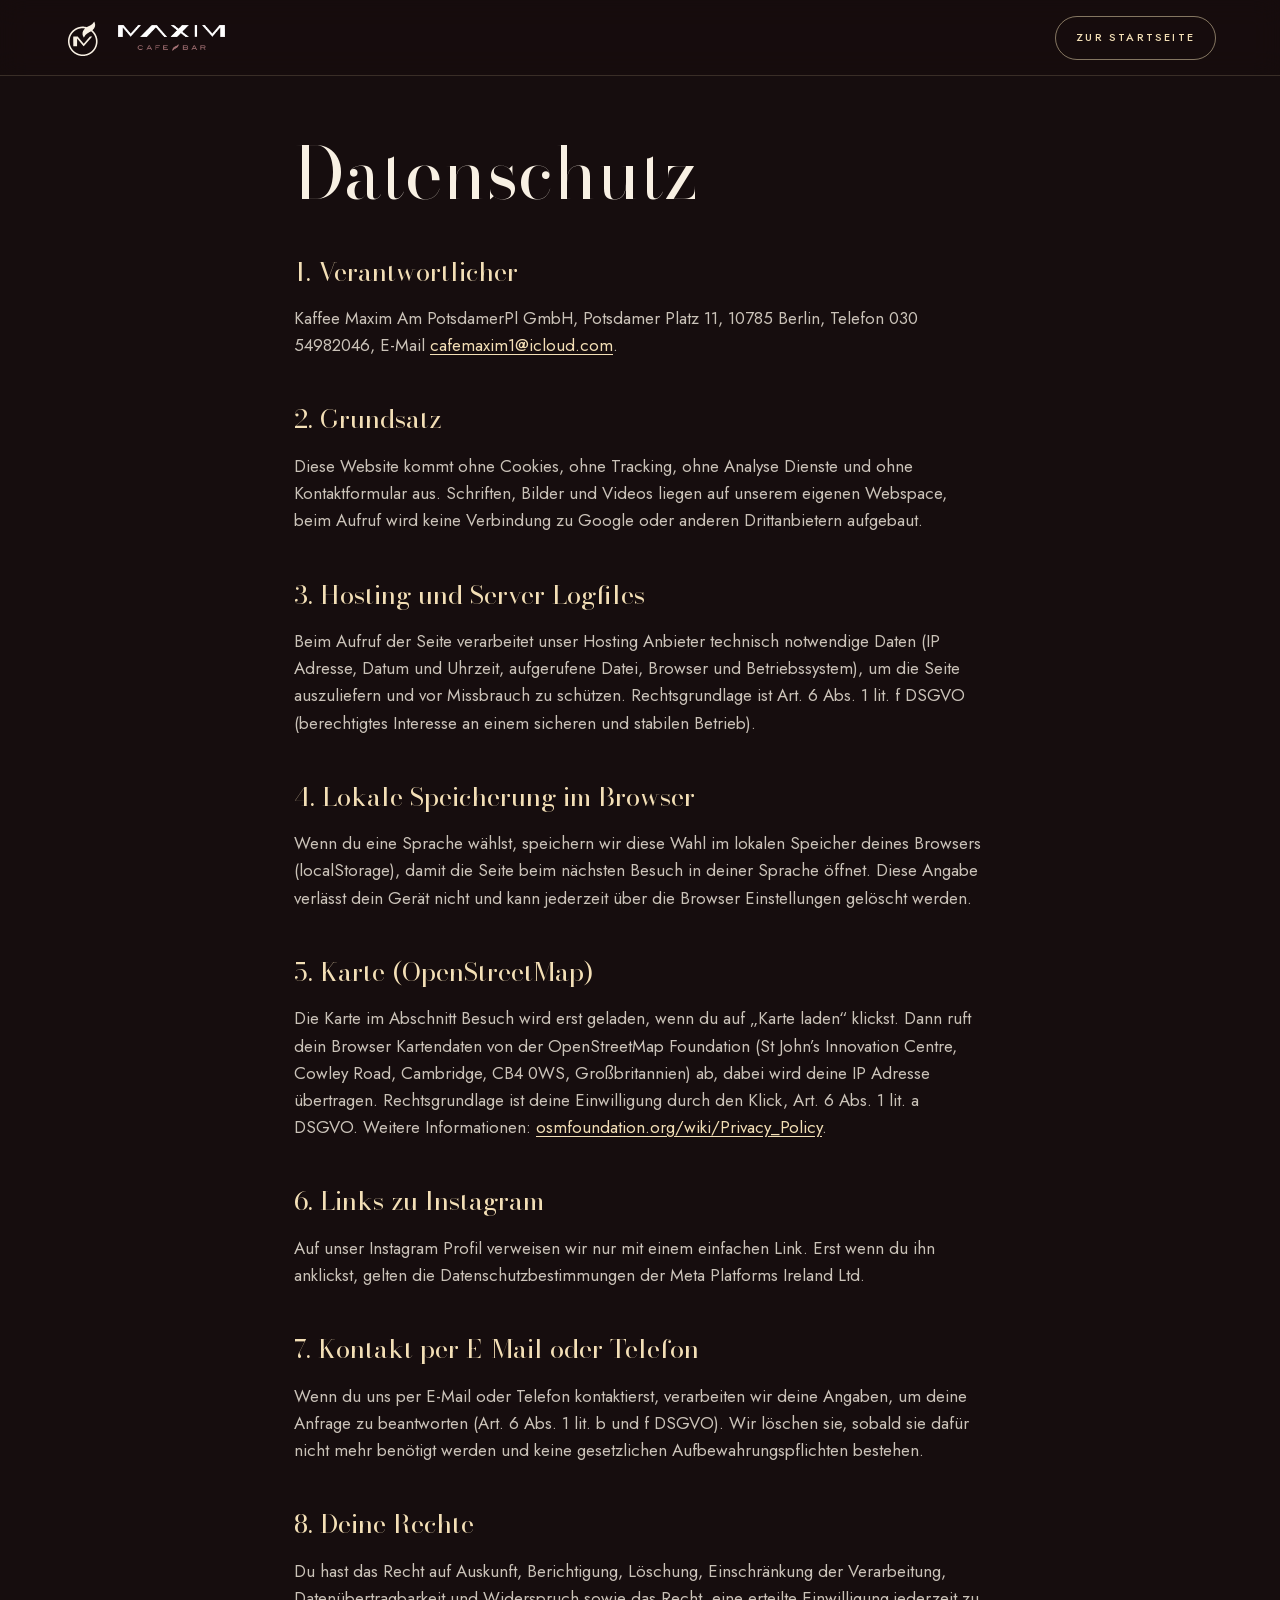
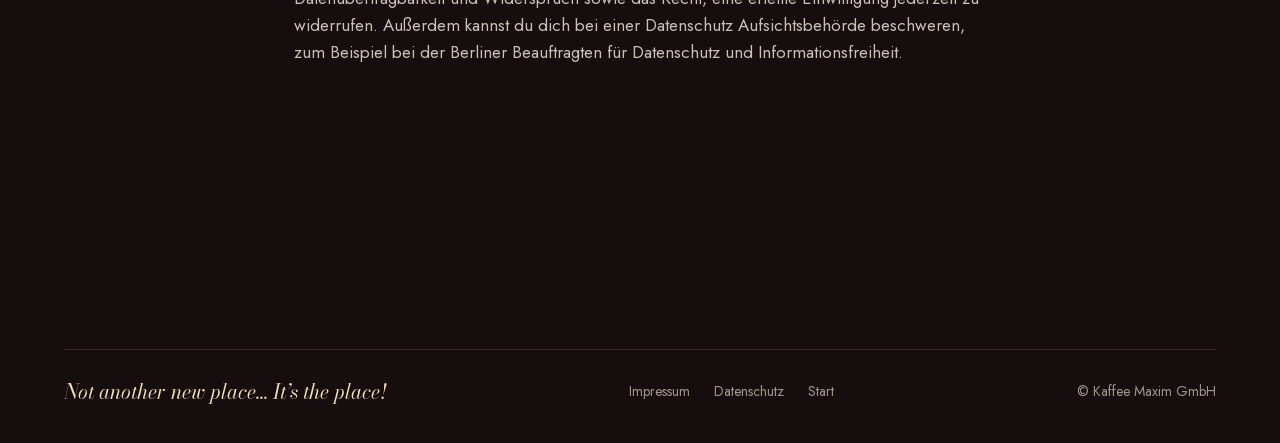
<file: datenschutz.html>
<!doctype html>
<html lang="de">
<head>
<meta charset="utf-8">
<meta name="viewport" content="width=device-width, initial-scale=1, viewport-fit=cover">
<title>Datenschutz · Maxim Café & Bar</title>
<meta name="theme-color" content="#52222a">
<link rel="icon" href="assets/img/logo.svg?v=5" type="image/svg+xml">
<link rel="stylesheet" href="css/fonts.css?v=1">
<link rel="stylesheet" href="css/style.css?v=3">
</head>
<body>
<svg width="0" height="0" style="position:absolute" aria-hidden="true"><defs><symbol id="maxim-m" viewBox="0 0 100 100">
      <path class="m-ring" d="M75.62 9.23 L75.59 9.23 L75.49 9.30 L75.35 9.45 L75.14 9.68 L74.88 9.99 L74.56 10.38 L74.19 10.85 L73.76 11.40 L73.28 12.02 L72.83 12.59 L72.42 13.10 L72.04 13.56 L71.70 13.97 L71.39 14.32 L71.12 14.61 L70.89 14.85 L70.69 15.03 L70.51 15.19 L70.34 15.34 L70.18 15.48 L70.03 15.60 L69.90 15.70 L69.78 15.78 L69.67 15.85 L69.58 15.90 L69.48 15.96 L69.38 16.02 L69.28 16.10 L69.18 16.17 L69.07 16.26 L68.96 16.35 L68.85 16.45 L68.73 16.55 L68.59 16.67 L68.43 16.80 L68.23 16.94 L68.01 17.09 L67.76 17.26 L67.49 17.44 L67.18 17.63 L66.86 17.83 L66.45 18.07 L65.95 18.34 L65.38 18.65 L64.72 18.99 L63.98 19.37 L63.15 19.79 L62.24 20.24 L61.26 20.72 L60.38 21.15 L59.62 21.53 L58.97 21.85 L58.44 22.12 L58.02 22.34 L57.71 22.51 L57.52 22.62 L57.44 22.67 L57.36 22.72 L57.28 22.77 L57.21 22.80 L57.13 22.83 L57.05 22.84 L56.97 22.85 L56.89 22.86 L56.82 22.85 L56.70 22.83 L56.55 22.81 L56.35 22.77 L56.12 22.71 L55.86 22.65 L55.55 22.57 L55.21 22.49 L54.83 22.39 L54.49 22.30 L54.18 22.23 L53.90 22.17 L53.67 22.12 L53.47 22.08 L53.30 22.05 L53.17 22.04 L53.08 22.04 L52.99 22.04 L52.90 22.03 L52.82 22.02 L52.74 22.01 L52.66 21.99 L52.58 21.97 L52.51 21.95 L52.45 21.92 L52.37 21.90 L52.29 21.88 L52.20 21.86 L52.10 21.85 L52.00 21.83 L51.89 21.82 L51.77 21.82 L51.65 21.81 L51.53 21.80 L51.42 21.79 L51.31 21.78 L51.22 21.76 L51.13 21.74 L51.05 21.72 L50.97 21.70 L50.90 21.67 L50.77 21.65 L50.57 21.62 L50.31 21.60 L49.99 21.57 L49.60 21.54 L49.14 21.52 L48.62 21.49 L48.04 21.47 L47.52 21.45 L47.05 21.43 L46.65 21.42 L46.31 21.41 L46.02 21.41 L45.80 21.42 L45.64 21.43 L45.53 21.45 L45.42 21.46 L45.31 21.47 L45.19 21.48 L45.07 21.48 L44.94 21.48 L44.81 21.48 L44.67 21.48 L44.53 21.48 L44.39 21.48 L44.25 21.48 L44.10 21.49 L43.95 21.50 L43.80 21.52 L43.65 21.54 L43.49 21.57 L43.34 21.60 L43.17 21.63 L43.00 21.66 L42.82 21.68 L42.64 21.70 L42.44 21.73 L42.24 21.75 L42.03 21.76 L41.81 21.78 L41.59 21.80 L41.37 21.82 L41.16 21.85 L40.95 21.89 L40.73 21.93 L40.52 21.97 L40.31 22.02 L40.10 22.07 L39.91 22.11 L39.74 22.15 L39.59 22.18 L39.45 22.21 L39.34 22.23 L39.24 22.24 L39.16 22.25 L39.09 22.25 L39.00 22.26 L38.86 22.29 L38.70 22.32 L38.49 22.37 L38.25 22.44 L37.98 22.51 L37.67 22.60 L37.33 22.70 L37.02 22.78 L36.75 22.86 L36.51 22.92 L36.30 22.97 L36.14 23.01 L36.00 23.04 L35.91 23.06 L35.84 23.07 L35.75 23.08 L35.63 23.11 L35.47 23.16 L35.29 23.22 L35.07 23.29 L34.83 23.37 L34.55 23.47 L34.24 23.58 L33.92 23.70 L33.59 23.83 L33.24 23.97 L32.88 24.13 L32.50 24.30 L32.11 24.48 L31.71 24.67 L31.29 24.87 L30.92 25.05 L30.59 25.21 L30.30 25.35 L30.05 25.46 L29.85 25.55 L29.69 25.61 L29.58 25.66 L29.51 25.68 L29.40 25.72 L29.27 25.79 L29.10 25.88 L28.91 25.99 L28.68 26.13 L28.43 26.29 L28.14 26.48 L27.82 26.69 L27.54 26.87 L27.28 27.03 L27.06 27.17 L26.88 27.29 L26.72 27.38 L26.60 27.45 L26.51 27.49 L26.45 27.51 L26.34 27.57 L26.19 27.67 L25.98 27.82 L25.73 28.00 L25.42 28.22 L25.07 28.48 L24.66 28.79 L24.21 29.13 L23.77 29.47 L23.35 29.81 L22.93 30.15 L22.54 30.49 L22.15 30.82 L21.78 31.15 L21.42 31.48 L21.08 31.81 L20.77 32.11 L20.49 32.39 L20.25 32.63 L20.04 32.86 L19.86 33.05 L19.71 33.22 L19.60 33.36 L19.52 33.47 L19.44 33.59 L19.36 33.70 L19.27 33.80 L19.18 33.91 L19.08 34.01 L18.99 34.11 L18.89 34.20 L18.78 34.30 L18.67 34.40 L18.57 34.52 L18.45 34.64 L18.34 34.78 L18.22 34.92 L18.10 35.08 L17.98 35.24 L17.85 35.42 L17.74 35.58 L17.63 35.73 L17.53 35.86 L17.43 35.98 L17.35 36.08 L17.27 36.17 L17.20 36.24 L17.14 36.30 L17.06 36.38 L16.97 36.48 L16.87 36.61 L16.76 36.76 L16.63 36.94 L16.49 37.14 L16.33 37.36 L16.17 37.60 L16.01 37.84 L15.85 38.08 L15.71 38.31 L15.57 38.54 L15.44 38.77 L15.32 38.99 L15.20 39.21 L15.09 39.42 L14.99 39.61 L14.90 39.79 L14.81 39.94 L14.74 40.07 L14.67 40.18 L14.61 40.28 L14.56 40.35 L14.52 40.40 L14.46 40.50 L14.37 40.66 L14.26 40.86 L14.13 41.12 L13.97 41.42 L13.79 41.78 L13.59 42.19 L13.37 42.65 L13.14 43.15 L12.91 43.70 L12.68 44.29 L12.44 44.93 L12.20 45.61 L11.96 46.34 L11.71 47.11 L11.46 47.93 L11.24 48.66 L11.05 49.30 L10.90 49.86 L10.77 50.32 L10.68 50.70 L10.61 50.99 L10.58 51.19 L10.58 51.31 L10.58 51.42 L10.57 51.52 L10.56 51.62 L10.55 51.72 L10.53 51.81 L10.51 51.90 L10.49 51.98 L10.47 52.06 L10.44 52.14 L10.42 52.22 L10.41 52.31 L10.39 52.40 L10.38 52.49 L10.38 52.58 L10.38 52.68 L10.38 52.78 L10.37 52.87 L10.37 52.97 L10.36 53.06 L10.34 53.14 L10.33 53.22 L10.31 53.30 L10.28 53.38 L10.26 53.45 L10.23 53.55 L10.21 53.67 L10.20 53.81 L10.18 53.98 L10.17 54.17 L10.16 54.38 L10.15 54.62 L10.14 54.88 L10.14 55.12 L10.12 55.33 L10.11 55.52 L10.10 55.69 L10.08 55.83 L10.06 55.95 L10.03 56.05 L10.01 56.12 L9.98 56.21 L9.96 56.33 L9.95 56.47 L9.93 56.63 L9.92 56.81 L9.91 57.01 L9.90 57.23 L9.89 57.48 L9.89 57.70 L9.89 57.90 L9.90 58.07 L9.90 58.22 L9.92 58.35 L9.93 58.45 L9.95 58.53 L9.97 58.59 L9.99 58.67 L10.00 58.77 L10.01 58.90 L10.01 59.04 L10.01 59.21 L10.01 59.40 L10.01 59.61 L9.99 59.85 L9.99 60.07 L9.99 60.28 L10.00 60.48 L10.01 60.67 L10.03 60.85 L10.06 61.02 L10.09 61.18 L10.12 61.32 L10.15 61.46 L10.18 61.60 L10.20 61.73 L10.22 61.86 L10.24 61.98 L10.25 62.10 L10.25 62.22 L10.25 62.33 L10.26 62.45 L10.27 62.60 L10.29 62.76 L10.32 62.95 L10.35 63.15 L10.39 63.36 L10.43 63.60 L10.48 63.86 L10.53 64.10 L10.57 64.34 L10.61 64.56 L10.65 64.78 L10.68 64.99 L10.70 65.18 L10.72 65.37 L10.74 65.55 L10.76 65.71 L10.78 65.86 L10.80 66.00 L10.83 66.12 L10.85 66.24 L10.89 66.34 L10.92 66.42 L10.96 66.49 L11.00 66.61 L11.06 66.77 L11.12 66.98 L11.19 67.22 L11.27 67.51 L11.37 67.85 L11.47 68.23 L11.58 68.65 L11.69 69.06 L11.80 69.46 L11.92 69.86 L12.05 70.24 L12.17 70.61 L12.30 70.97 L12.43 71.33 L12.57 71.67 L12.71 72.02 L12.85 72.37 L13.01 72.71 L13.16 73.07 L13.32 73.42 L13.49 73.78 L13.66 74.13 L13.84 74.49 L14.03 74.86 L14.23 75.24 L14.44 75.63 L14.66 76.03 L14.90 76.45 L15.15 76.87 L15.41 77.30 L15.68 77.74 L15.95 78.18 L16.23 78.61 L16.52 79.03 L16.81 79.44 L17.11 79.85 L17.41 80.25 L17.72 80.64 L18.03 81.03 L18.36 81.42 L18.70 81.81 L19.05 82.22 L19.42 82.63 L19.80 83.04 L20.19 83.46 L20.60 83.89 L21.02 84.32 L21.43 84.73 L21.82 85.11 L22.19 85.47 L22.55 85.80 L22.89 86.11 L23.21 86.39 L23.52 86.65 L23.81 86.89 L24.12 87.13 L24.46 87.38 L24.81 87.65 L25.18 87.92 L25.57 88.20 L25.99 88.49 L26.42 88.78 L26.87 89.09 L27.33 89.39 L27.79 89.68 L28.26 89.97 L28.74 90.24 L29.22 90.51 L29.70 90.77 L30.19 91.02 L30.68 91.27 L31.17 91.50 L31.65 91.73 L32.12 91.94 L32.59 92.15 L33.04 92.35 L33.49 92.53 L33.93 92.71 L34.36 92.88 L34.75 93.02 L35.09 93.15 L35.38 93.25 L35.63 93.34 L35.83 93.41 L35.99 93.45 L36.09 93.48 L36.16 93.48 L36.26 93.50 L36.42 93.54 L36.61 93.58 L36.86 93.65 L37.14 93.72 L37.47 93.81 L37.85 93.92 L38.27 94.04 L38.66 94.14 L39.01 94.24 L39.32 94.31 L39.60 94.38 L39.84 94.42 L40.04 94.46 L40.21 94.48 L40.34 94.48 L40.46 94.49 L40.57 94.50 L40.68 94.51 L40.77 94.53 L40.86 94.55 L40.94 94.57 L41.01 94.59 L41.07 94.62 L41.14 94.64 L41.21 94.66 L41.28 94.68 L41.36 94.69 L41.44 94.70 L41.53 94.71 L41.62 94.71 L41.71 94.71 L41.80 94.71 L41.89 94.72 L41.98 94.73 L42.06 94.74 L42.13 94.76 L42.21 94.78 L42.28 94.80 L42.35 94.83 L42.44 94.85 L42.56 94.87 L42.70 94.89 L42.87 94.91 L43.07 94.93 L43.29 94.94 L43.53 94.95 L43.80 94.96 L44.05 94.98 L44.27 94.99 L44.46 95.01 L44.62 95.02 L44.77 95.04 L44.88 95.07 L44.97 95.09 L45.03 95.12 L45.10 95.14 L45.16 95.15 L45.23 95.16 L45.31 95.16 L45.38 95.16 L45.46 95.15 L45.54 95.14 L45.62 95.11 L45.74 95.10 L45.90 95.09 L46.08 95.08 L46.30 95.08 L46.56 95.08 L46.85 95.09 L47.17 95.10 L47.53 95.11 L47.85 95.12 L48.13 95.13 L48.37 95.14 L48.56 95.14 L48.72 95.13 L48.83 95.12 L48.90 95.11 L48.93 95.10 L49.02 95.08 L49.17 95.06 L49.37 95.03 L49.63 95.00 L49.95 94.97 L50.32 94.93 L50.76 94.90 L51.24 94.85 L51.74 94.80 L52.25 94.74 L52.76 94.67 L53.28 94.59 L53.81 94.50 L54.35 94.40 L54.89 94.29 L55.44 94.17 L55.98 94.05 L56.50 93.92 L57.01 93.79 L57.51 93.66 L57.99 93.52 L58.45 93.38 L58.91 93.24 L59.34 93.09 L59.75 92.96 L60.11 92.83 L60.44 92.70 L60.74 92.59 L60.99 92.48 L61.22 92.38 L61.40 92.29 L61.55 92.21 L61.72 92.12 L61.90 92.03 L62.09 91.94 L62.30 91.84 L62.52 91.74 L62.76 91.64 L63.01 91.53 L63.28 91.42 L63.56 91.30 L63.85 91.17 L64.15 91.02 L64.47 90.86 L64.80 90.68 L65.15 90.49 L65.50 90.29 L65.87 90.08 L66.24 89.86 L66.61 89.63 L66.99 89.40 L67.36 89.16 L67.73 88.92 L68.10 88.66 L68.48 88.40 L68.85 88.14 L69.21 87.88 L69.53 87.64 L69.83 87.41 L70.11 87.19 L70.37 86.98 L70.60 86.78 L70.80 86.59 L70.99 86.41 L71.16 86.25 L71.31 86.10 L71.46 85.97 L71.59 85.86 L71.71 85.76 L71.82 85.68 L71.92 85.61 L72.00 85.56 L72.08 85.50 L72.15 85.45 L72.23 85.39 L72.29 85.32 L72.36 85.26 L72.42 85.19 L72.47 85.12 L72.53 85.05 L72.60 84.95 L72.70 84.84 L72.83 84.70 L72.98 84.54 L73.15 84.36 L73.34 84.16 L73.57 83.93 L73.81 83.69 L74.06 83.43 L74.31 83.17 L74.56 82.89 L74.82 82.59 L75.08 82.29 L75.35 81.98 L75.61 81.65 L75.89 81.31 L76.15 80.97 L76.41 80.63 L76.67 80.30 L76.92 79.96 L77.16 79.63 L77.40 79.29 L77.64 78.96 L77.86 78.62 L78.09 78.29 L78.30 77.97 L78.51 77.64 L78.70 77.32 L78.89 77.01 L79.08 76.69 L79.25 76.38 L79.42 76.08 L79.58 75.77 L79.74 75.46 L79.90 75.16 L80.05 74.85 L80.20 74.55 L80.35 74.25 L80.49 73.94 L80.63 73.64 L80.76 73.36 L80.88 73.09 L80.99 72.84 L81.08 72.61 L81.17 72.39 L81.24 72.20 L81.31 72.02 L81.36 71.86 L81.41 71.71 L81.46 71.57 L81.50 71.45 L81.55 71.33 L81.59 71.24 L81.63 71.15 L81.67 71.07 L81.71 71.01 L81.74 70.95 L81.77 70.89 L81.79 70.83 L81.81 70.77 L81.83 70.72 L81.84 70.66 L81.85 70.61 L81.86 70.56 L81.87 70.50 L81.88 70.44 L81.90 70.37 L81.92 70.29 L81.95 70.21 L81.98 70.12 L82.02 70.03 L82.06 69.93 L82.10 69.84 L82.13 69.75 L82.16 69.67 L82.18 69.59 L82.19 69.52 L82.20 69.46 L82.21 69.40 L82.21 69.35 L82.21 69.29 L82.22 69.23 L82.24 69.16 L82.26 69.08 L82.29 69.00 L82.32 68.91 L82.35 68.82 L82.40 68.72 L82.44 68.61 L82.47 68.50 L82.51 68.38 L82.54 68.25 L82.57 68.11 L82.60 67.96 L82.63 67.81 L82.66 67.65 L82.69 67.49 L82.72 67.33 L82.75 67.18 L82.79 67.03 L82.83 66.88 L82.87 66.73 L82.91 66.59 L82.96 66.45 L83.01 66.30 L83.05 66.15 L83.09 65.99 L83.12 65.83 L83.16 65.66 L83.19 65.48 L83.22 65.30 L83.24 65.11 L83.27 64.95 L83.29 64.79 L83.32 64.66 L83.34 64.55 L83.36 64.45 L83.38 64.37 L83.41 64.31 L83.43 64.27 L83.45 64.21 L83.46 64.14 L83.48 64.06 L83.49 63.95 L83.50 63.84 L83.51 63.71 L83.52 63.56 L83.52 63.40 L83.53 63.25 L83.54 63.12 L83.55 63.00 L83.56 62.90 L83.58 62.82 L83.60 62.74 L83.61 62.69 L83.64 62.65 L83.66 62.52 L83.68 62.31 L83.70 62.02 L83.72 61.65 L83.74 61.20 L83.76 60.66 L83.78 60.04 L83.80 59.34 L83.82 58.71 L83.83 58.17 L83.83 57.71 L83.83 57.34 L83.83 57.04 L83.82 56.83 L83.80 56.69 L83.78 56.64 L83.76 56.58 L83.75 56.51 L83.74 56.43 L83.73 56.33 L83.73 56.23 L83.72 56.12 L83.73 56.00 L83.73 55.87 L83.73 55.75 L83.73 55.64 L83.73 55.53 L83.72 55.44 L83.71 55.35 L83.69 55.27 L83.68 55.20 L83.66 55.14 L83.64 55.07 L83.62 55.00 L83.61 54.93 L83.61 54.86 L83.60 54.78 L83.60 54.71 L83.60 54.62 L83.61 54.54 L83.61 54.44 L83.60 54.32 L83.60 54.19 L83.58 54.04 L83.56 53.87 L83.54 53.69 L83.52 53.48 L83.48 53.27 L83.44 53.00 L83.38 52.70 L83.32 52.36 L83.24 51.97 L83.14 51.54 L83.04 51.06 L82.92 50.55 L82.79 49.99 L82.66 49.45 L82.52 48.92 L82.38 48.41 L82.24 47.92 L82.09 47.44 L81.94 46.98 L81.79 46.53 L81.63 46.10 L81.47 45.67 L81.31 45.25 L81.15 44.84 L80.99 44.43 L80.82 44.03 L80.65 43.64 L80.48 43.25 L80.31 42.87 L80.13 42.49 L79.94 42.11 L79.75 41.72 L79.55 41.34 L79.34 40.95 L79.13 40.56 L78.91 40.17 L78.68 39.78 L78.45 39.41 L78.23 39.05 L78.01 38.71 L77.79 38.38 L77.57 38.07 L77.36 37.77 L77.15 37.49 L76.94 37.22 L76.74 36.97 L76.57 36.74 L76.41 36.52 L76.26 36.32 L76.13 36.14 L76.02 35.97 L75.92 35.82 L75.83 35.68 L75.72 35.52 L75.57 35.33 L75.40 35.10 L75.19 34.85 L74.95 34.58 L74.68 34.27 L74.38 33.93 L74.04 33.57 L73.72 33.22 L73.42 32.90 L73.13 32.60 L72.86 32.32 L72.60 32.07 L72.36 31.83 L72.13 31.62 L71.91 31.42 L71.73 31.25 L71.57 31.10 L71.44 30.97 L71.33 30.86 L71.26 30.76 L71.21 30.69 L71.18 30.64 L71.19 30.61 L71.23 30.54 L71.31 30.44 L71.43 30.29 L71.59 30.11 L71.78 29.90 L72.01 29.64 L72.28 29.35 L72.59 29.02 L72.88 28.70 L73.16 28.39 L73.43 28.08 L73.68 27.78 L73.92 27.49 L74.15 27.21 L74.36 26.93 L74.56 26.66 L74.75 26.39 L74.93 26.12 L75.11 25.86 L75.28 25.60 L75.45 25.34 L75.61 25.09 L75.76 24.83 L75.91 24.58 L76.05 24.32 L76.20 24.04 L76.34 23.75 L76.48 23.44 L76.63 23.12 L76.77 22.78 L76.91 22.43 L77.05 22.07 L77.17 21.74 L77.28 21.43 L77.37 21.17 L77.44 20.93 L77.49 20.72 L77.52 20.55 L77.54 20.41 L77.54 20.30 L77.54 20.19 L77.55 20.09 L77.56 20.00 L77.57 19.91 L77.59 19.82 L77.61 19.74 L77.63 19.66 L77.66 19.59 L77.68 19.47 L77.71 19.31 L77.73 19.10 L77.74 18.85 L77.76 18.56 L77.77 18.22 L77.79 17.84 L77.80 17.41 L77.80 17.01 L77.80 16.65 L77.79 16.31 L77.78 16.00 L77.76 15.73 L77.74 15.48 L77.71 15.26 L77.67 15.07 L77.62 14.85 L77.56 14.60 L77.48 14.32 L77.39 14.00 L77.28 13.65 L77.16 13.26 L77.03 12.85 L76.89 12.40 L76.76 12.00 L76.65 11.66 L76.56 11.36 L76.48 11.11 L76.43 10.91 L76.39 10.77 L76.38 10.67 L76.38 10.62 L76.37 10.56 L76.35 10.49 L76.32 10.40 L76.28 10.30 L76.23 10.19 L76.17 10.07 L76.10 9.93 L76.02 9.78 L75.95 9.65 L75.88 9.53 L75.82 9.43 L75.76 9.36 L75.71 9.30 L75.66 9.26Z M47.54 25.49 L48.04 25.51 L48.51 25.54 L48.93 25.56 L49.32 25.60 L49.68 25.63 L49.99 25.67 L50.28 25.72 L50.52 25.77 L50.73 25.82 L50.93 25.86 L51.11 25.90 L51.28 25.94 L51.45 25.97 L51.60 25.99 L51.73 26.01 L51.86 26.02 L51.97 26.02 L52.08 26.03 L52.17 26.04 L52.25 26.05 L52.32 26.06 L52.37 26.08 L52.42 26.10 L52.45 26.11 L52.47 26.14 L52.49 26.16 L52.50 26.18 L52.50 26.21 L52.51 26.24 L52.50 26.27 L52.50 26.30 L52.49 26.34 L52.47 26.37 L52.45 26.41 L52.42 26.45 L52.38 26.50 L52.33 26.54 L52.28 26.59 L52.21 26.65 L52.14 26.70 L52.07 26.76 L51.97 26.84 L51.86 26.94 L51.73 27.07 L51.58 27.23 L51.42 27.41 L51.24 27.61 L51.04 27.83 L50.83 28.08 L50.62 28.34 L50.41 28.60 L50.21 28.86 L50.01 29.12 L49.81 29.39 L49.62 29.67 L49.43 29.94 L49.24 30.22 L49.06 30.50 L48.89 30.77 L48.72 31.03 L48.57 31.29 L48.42 31.54 L48.28 31.79 L48.15 32.03 L48.02 32.26 L47.90 32.51 L47.77 32.76 L47.65 33.02 L47.53 33.30 L47.42 33.58 L47.30 33.87 L47.18 34.18 L47.07 34.49 L46.96 34.78 L46.87 35.04 L46.79 35.28 L46.72 35.49 L46.66 35.68 L46.61 35.85 L46.58 35.98 L46.55 36.10 L46.53 36.27 L46.50 36.50 L46.48 36.78 L46.46 37.12 L46.45 37.52 L46.43 37.98 L46.42 38.49 L46.41 39.05 L46.41 39.57 L46.41 40.04 L46.41 40.46 L46.42 40.84 L46.44 41.16 L46.46 41.44 L46.48 41.66 L46.52 41.84 L46.55 42.02 L46.60 42.21 L46.64 42.40 L46.70 42.60 L46.76 42.80 L46.83 43.01 L46.90 43.22 L46.98 43.44 L47.08 43.70 L47.20 44.00 L47.34 44.34 L47.50 44.72 L47.69 45.14 L47.90 45.60 L48.12 46.10 L48.38 46.65 L48.60 47.12 L48.79 47.53 L48.95 47.88 L49.09 48.16 L49.20 48.38 L49.27 48.53 L49.32 48.61 L49.34 48.64 L49.37 48.65 L49.40 48.66 L49.43 48.67 L49.47 48.67 L49.52 48.67 L49.56 48.66 L49.62 48.65 L49.67 48.64 L49.75 48.58 L49.85 48.48 L49.98 48.33 L50.12 48.14 L50.28 47.91 L50.47 47.63 L50.68 47.31 L50.91 46.94 L51.12 46.60 L51.32 46.28 L51.50 45.97 L51.67 45.69 L51.82 45.43 L51.95 45.19 L52.07 44.97 L52.18 44.78 L52.28 44.58 L52.40 44.39 L52.51 44.21 L52.63 44.02 L52.75 43.85 L52.87 43.67 L53.00 43.50 L53.13 43.33 L53.28 43.15 L53.45 42.95 L53.64 42.74 L53.86 42.51 L54.09 42.27 L54.35 42.01 L54.62 41.73 L54.92 41.44 L55.22 41.15 L55.52 40.87 L55.83 40.60 L56.13 40.33 L56.44 40.07 L56.76 39.81 L57.07 39.56 L57.39 39.32 L57.69 39.09 L57.98 38.87 L58.26 38.67 L58.53 38.49 L58.78 38.33 L59.02 38.17 L59.25 38.04 L59.46 37.92 L59.67 37.80 L59.87 37.68 L60.07 37.56 L60.26 37.44 L60.45 37.32 L60.63 37.20 L60.81 37.08 L60.98 36.96 L61.22 36.81 L61.51 36.63 L61.87 36.42 L62.29 36.18 L62.78 35.91 L63.33 35.61 L63.93 35.28 L64.61 34.92 L65.20 34.60 L65.72 34.32 L66.15 34.08 L66.51 33.88 L66.79 33.72 L67.00 33.60 L67.12 33.52 L67.17 33.48 L67.22 33.44 L67.26 33.41 L67.31 33.38 L67.35 33.35 L67.39 33.33 L67.44 33.31 L67.48 33.30 L67.52 33.29 L67.57 33.28 L67.62 33.29 L67.68 33.30 L67.74 33.32 L67.81 33.34 L67.88 33.37 L67.96 33.41 L68.04 33.46 L68.12 33.51 L68.19 33.56 L68.26 33.61 L68.32 33.65 L68.37 33.71 L68.42 33.76 L68.46 33.81 L68.50 33.86 L68.54 33.92 L68.60 33.98 L68.67 34.04 L68.74 34.11 L68.83 34.18 L68.92 34.25 L69.03 34.33 L69.14 34.42 L69.29 34.54 L69.46 34.70 L69.67 34.90 L69.90 35.13 L70.17 35.41 L70.47 35.72 L70.80 36.08 L71.16 36.47 L71.51 36.86 L71.85 37.25 L72.19 37.65 L72.52 38.05 L72.84 38.45 L73.15 38.85 L73.46 39.26 L73.75 39.66 L74.05 40.08 L74.34 40.52 L74.63 40.97 L74.91 41.43 L75.20 41.91 L75.48 42.40 L75.76 42.91 L76.03 43.43 L76.30 43.94 L76.54 44.44 L76.78 44.92 L77.00 45.40 L77.21 45.87 L77.40 46.32 L77.58 46.76 L77.75 47.20 L77.91 47.64 L78.07 48.09 L78.22 48.55 L78.37 49.02 L78.51 49.50 L78.65 49.99 L78.79 50.49 L78.92 51.01 L79.03 51.46 L79.13 51.86 L79.21 52.20 L79.27 52.48 L79.32 52.71 L79.35 52.88 L79.36 52.99 L79.35 53.05 L79.35 53.13 L79.36 53.25 L79.38 53.39 L79.40 53.56 L79.43 53.76 L79.47 53.98 L79.52 54.23 L79.57 54.52 L79.61 54.78 L79.65 55.04 L79.68 55.28 L79.71 55.50 L79.73 55.72 L79.74 55.92 L79.75 56.10 L79.75 56.27 L79.75 56.43 L79.76 56.56 L79.76 56.68 L79.77 56.79 L79.78 56.87 L79.79 56.94 L79.80 56.98 L79.82 57.02 L79.83 57.08 L79.84 57.17 L79.85 57.30 L79.85 57.45 L79.85 57.64 L79.85 57.86 L79.84 58.11 L79.83 58.39 L79.82 58.64 L79.82 58.87 L79.82 59.07 L79.83 59.24 L79.83 59.38 L79.85 59.49 L79.86 59.58 L79.89 59.63 L79.90 59.69 L79.91 59.76 L79.91 59.83 L79.91 59.90 L79.90 59.98 L79.89 60.06 L79.87 60.14 L79.84 60.23 L79.82 60.34 L79.80 60.47 L79.78 60.62 L79.76 60.79 L79.75 60.98 L79.74 61.19 L79.73 61.42 L79.73 61.67 L79.72 61.91 L79.70 62.15 L79.68 62.37 L79.65 62.60 L79.62 62.81 L79.59 63.02 L79.54 63.22 L79.50 63.41 L79.46 63.59 L79.42 63.76 L79.39 63.92 L79.37 64.06 L79.35 64.20 L79.34 64.32 L79.33 64.43 L79.33 64.53 L79.32 64.68 L79.29 64.87 L79.24 65.11 L79.18 65.40 L79.11 65.74 L79.02 66.12 L78.91 66.55 L78.79 67.03 L78.67 67.51 L78.54 67.97 L78.40 68.44 L78.25 68.90 L78.10 69.35 L77.94 69.80 L77.77 70.24 L77.60 70.68 L77.43 71.10 L77.27 71.50 L77.11 71.88 L76.95 72.24 L76.79 72.59 L76.64 72.92 L76.49 73.23 L76.34 73.52 L76.19 73.82 L76.03 74.12 L75.87 74.42 L75.70 74.73 L75.52 75.05 L75.33 75.37 L75.14 75.69 L74.94 76.02 L74.74 76.35 L74.53 76.67 L74.31 77.00 L74.08 77.32 L73.85 77.65 L73.60 77.97 L73.36 78.30 L73.10 78.62 L72.86 78.92 L72.63 79.20 L72.41 79.46 L72.21 79.69 L72.02 79.90 L71.84 80.09 L71.68 80.26 L71.53 80.41 L71.38 80.55 L71.23 80.71 L71.09 80.86 L70.94 81.02 L70.80 81.17 L70.66 81.34 L70.53 81.50 L70.39 81.67 L70.24 81.84 L70.07 82.03 L69.88 82.23 L69.67 82.43 L69.44 82.65 L69.20 82.87 L68.93 83.11 L68.65 83.35 L68.39 83.58 L68.14 83.78 L67.92 83.96 L67.71 84.13 L67.52 84.27 L67.35 84.40 L67.19 84.50 L67.06 84.58 L66.93 84.66 L66.81 84.74 L66.70 84.82 L66.60 84.90 L66.51 84.97 L66.42 85.04 L66.35 85.11 L66.28 85.18 L66.20 85.25 L66.11 85.33 L66.01 85.41 L65.90 85.50 L65.77 85.59 L65.64 85.68 L65.49 85.78 L65.34 85.89 L65.19 85.98 L65.06 86.06 L64.94 86.14 L64.82 86.20 L64.72 86.25 L64.63 86.29 L64.55 86.32 L64.49 86.34 L64.42 86.37 L64.36 86.39 L64.31 86.42 L64.26 86.45 L64.21 86.48 L64.16 86.51 L64.12 86.54 L64.09 86.58 L64.04 86.62 L63.98 86.66 L63.92 86.70 L63.84 86.75 L63.76 86.79 L63.66 86.84 L63.56 86.89 L63.44 86.94 L63.34 86.99 L63.24 87.04 L63.15 87.09 L63.07 87.14 L63.00 87.18 L62.93 87.23 L62.88 87.27 L62.83 87.31 L62.78 87.35 L62.73 87.39 L62.68 87.42 L62.63 87.45 L62.58 87.47 L62.52 87.49 L62.47 87.51 L62.41 87.53 L62.33 87.56 L62.22 87.61 L62.08 87.67 L61.92 87.75 L61.73 87.84 L61.52 87.95 L61.28 88.08 L61.01 88.22 L60.73 88.36 L60.43 88.50 L60.11 88.64 L59.77 88.79 L59.42 88.93 L59.05 89.07 L58.66 89.22 L58.26 89.36 L57.86 89.50 L57.47 89.63 L57.10 89.76 L56.73 89.88 L56.37 89.99 L56.02 90.09 L55.68 90.18 L55.36 90.27 L55.01 90.36 L54.65 90.45 L54.27 90.53 L53.88 90.61 L53.47 90.70 L53.05 90.78 L52.60 90.86 L52.15 90.93 L51.73 91.00 L51.35 91.06 L51.01 91.11 L50.72 91.15 L50.46 91.18 L50.24 91.20 L50.07 91.21 L49.93 91.21 L49.81 91.21 L49.70 91.21 L49.60 91.22 L49.51 91.23 L49.44 91.24 L49.38 91.25 L49.33 91.26 L49.29 91.28 L49.24 91.29 L49.16 91.30 L49.07 91.31 L48.96 91.32 L48.83 91.32 L48.68 91.32 L48.51 91.32 L48.32 91.31 L48.15 91.31 L48.00 91.31 L47.87 91.31 L47.76 91.32 L47.67 91.32 L47.59 91.33 L47.54 91.35 L47.50 91.36 L47.41 91.37 L47.27 91.38 L47.08 91.38 L46.83 91.38 L46.53 91.37 L46.18 91.36 L45.77 91.34 L45.31 91.32 L44.91 91.30 L44.55 91.28 L44.25 91.26 L44.00 91.24 L43.80 91.22 L43.66 91.20 L43.56 91.18 L43.52 91.16 L43.46 91.14 L43.39 91.12 L43.31 91.11 L43.20 91.09 L43.09 91.08 L42.96 91.07 L42.81 91.07 L42.65 91.06 L42.50 91.05 L42.36 91.04 L42.24 91.03 L42.13 91.01 L42.03 90.99 L41.94 90.97 L41.86 90.95 L41.80 90.92 L41.72 90.90 L41.62 90.87 L41.50 90.84 L41.36 90.81 L41.20 90.78 L41.02 90.75 L40.82 90.72 L40.60 90.69 L40.40 90.66 L40.21 90.63 L40.04 90.59 L39.88 90.55 L39.74 90.52 L39.61 90.48 L39.51 90.44 L39.41 90.40 L39.31 90.36 L39.20 90.32 L39.08 90.28 L38.95 90.24 L38.81 90.21 L38.66 90.17 L38.50 90.14 L38.33 90.11 L38.14 90.06 L37.91 90.01 L37.65 89.93 L37.35 89.85 L37.03 89.75 L36.68 89.63 L36.29 89.51 L35.88 89.37 L35.44 89.21 L35.00 89.04 L34.54 88.85 L34.07 88.64 L33.59 88.42 L33.09 88.18 L32.58 87.93 L32.05 87.66 L31.55 87.39 L31.07 87.14 L30.62 86.89 L30.20 86.66 L29.80 86.43 L29.43 86.21 L29.08 86.00 L28.76 85.79 L28.45 85.60 L28.15 85.40 L27.87 85.21 L27.60 85.03 L27.35 84.85 L27.10 84.67 L26.88 84.50 L26.66 84.33 L26.44 84.15 L26.20 83.96 L25.95 83.75 L25.69 83.52 L25.42 83.29 L25.14 83.03 L24.84 82.77 L24.53 82.48 L24.23 82.20 L23.93 81.91 L23.64 81.62 L23.34 81.32 L23.06 81.02 L22.77 80.71 L22.49 80.41 L22.22 80.09 L21.95 79.79 L21.69 79.48 L21.43 79.18 L21.19 78.89 L20.95 78.60 L20.72 78.31 L20.50 78.03 L20.29 77.76 L20.09 77.49 L19.90 77.24 L19.73 76.99 L19.57 76.76 L19.43 76.53 L19.29 76.32 L19.18 76.12 L19.07 75.92 L18.97 75.74 L18.87 75.56 L18.77 75.39 L18.67 75.23 L18.57 75.08 L18.48 74.93 L18.38 74.79 L18.29 74.66 L18.20 74.54 L18.13 74.43 L18.07 74.34 L18.02 74.25 L17.97 74.17 L17.94 74.10 L17.92 74.04 L17.91 74.00 L17.88 73.91 L17.82 73.78 L17.75 73.62 L17.65 73.41 L17.53 73.17 L17.38 72.88 L17.22 72.56 L17.03 72.19 L16.85 71.84 L16.69 71.50 L16.53 71.17 L16.39 70.85 L16.25 70.54 L16.12 70.24 L16.01 69.95 L15.91 69.67 L15.80 69.38 L15.69 69.07 L15.59 68.74 L15.48 68.40 L15.37 68.04 L15.25 67.66 L15.14 67.27 L15.03 66.86 L14.92 66.47 L14.83 66.12 L14.76 65.79 L14.69 65.50 L14.64 65.23 L14.60 64.99 L14.57 64.78 L14.55 64.60 L14.53 64.41 L14.51 64.22 L14.48 64.02 L14.45 63.82 L14.41 63.62 L14.37 63.41 L14.32 63.19 L14.27 62.97 L14.22 62.75 L14.18 62.51 L14.14 62.27 L14.10 62.03 L14.07 61.77 L14.05 61.51 L14.03 61.24 L14.01 60.97 L14.00 60.72 L13.98 60.50 L13.97 60.32 L13.95 60.16 L13.93 60.04 L13.92 59.94 L13.90 59.87 L13.89 59.84 L13.88 59.73 L13.87 59.55 L13.86 59.31 L13.86 58.99 L13.87 58.61 L13.88 58.15 L13.89 57.63 L13.90 57.04 L13.92 56.49 L13.95 56.01 L13.97 55.57 L14.01 55.18 L14.04 54.85 L14.08 54.57 L14.12 54.34 L14.17 54.16 L14.21 53.99 L14.25 53.81 L14.28 53.64 L14.30 53.47 L14.33 53.31 L14.34 53.14 L14.35 52.98 L14.36 52.82 L14.37 52.66 L14.38 52.51 L14.40 52.36 L14.42 52.22 L14.45 52.09 L14.48 51.96 L14.52 51.83 L14.56 51.71 L14.61 51.55 L14.67 51.36 L14.73 51.13 L14.79 50.86 L14.87 50.56 L14.95 50.21 L15.04 49.83 L15.13 49.42 L15.22 49.02 L15.32 48.64 L15.41 48.28 L15.51 47.95 L15.60 47.63 L15.69 47.33 L15.79 47.05 L15.88 46.79 L15.99 46.50 L16.11 46.20 L16.25 45.88 L16.40 45.53 L16.56 45.16 L16.74 44.77 L16.94 44.36 L17.15 43.93 L17.35 43.52 L17.54 43.14 L17.74 42.78 L17.92 42.44 L18.10 42.13 L18.27 41.84 L18.44 41.58 L18.60 41.34 L18.74 41.12 L18.87 40.93 L18.98 40.76 L19.07 40.62 L19.14 40.50 L19.19 40.41 L19.22 40.34 L19.24 40.29 L19.28 40.21 L19.35 40.09 L19.45 39.94 L19.58 39.75 L19.74 39.53 L19.92 39.27 L20.13 38.98 L20.37 38.65 L20.60 38.34 L20.84 38.04 L21.06 37.75 L21.28 37.49 L21.50 37.23 L21.71 36.99 L21.92 36.77 L22.12 36.56 L22.30 36.37 L22.46 36.21 L22.60 36.06 L22.71 35.93 L22.81 35.82 L22.88 35.74 L22.92 35.67 L22.95 35.62 L23.01 35.55 L23.09 35.46 L23.20 35.35 L23.35 35.21 L23.52 35.06 L23.72 34.88 L23.95 34.67 L24.21 34.45 L24.45 34.25 L24.65 34.07 L24.83 33.90 L24.98 33.76 L25.11 33.64 L25.20 33.54 L25.27 33.47 L25.31 33.41 L25.39 33.33 L25.50 33.22 L25.65 33.09 L25.84 32.94 L26.06 32.76 L26.31 32.56 L26.61 32.33 L26.93 32.08 L27.28 31.83 L27.64 31.58 L28.02 31.32 L28.42 31.06 L28.83 30.79 L29.26 30.53 L29.71 30.26 L30.17 29.99 L30.62 29.73 L31.06 29.49 L31.48 29.26 L31.89 29.04 L32.28 28.84 L32.66 28.65 L33.03 28.48 L33.39 28.32 L33.71 28.17 L34.00 28.04 L34.26 27.93 L34.50 27.84 L34.70 27.76 L34.87 27.70 L35.01 27.66 L35.12 27.63 L35.23 27.60 L35.34 27.57 L35.45 27.54 L35.55 27.50 L35.66 27.45 L35.77 27.41 L35.88 27.36 L35.99 27.31 L36.15 27.25 L36.34 27.18 L36.59 27.10 L36.87 27.01 L37.20 26.92 L37.58 26.82 L38.00 26.71 L38.46 26.59 L38.89 26.48 L39.27 26.39 L39.62 26.30 L39.94 26.24 L40.21 26.18 L40.45 26.14 L40.65 26.11 L40.81 26.10 L40.98 26.08 L41.16 26.05 L41.35 26.02 L41.55 25.99 L41.76 25.95 L41.98 25.91 L42.21 25.86 L42.45 25.81 L42.68 25.76 L42.90 25.72 L43.10 25.69 L43.29 25.67 L43.47 25.65 L43.63 25.65 L43.78 25.64 L43.92 25.65 L44.07 25.65 L44.22 25.65 L44.37 25.64 L44.53 25.62 L44.69 25.61 L44.85 25.58 L45.02 25.56 L45.19 25.53 L45.40 25.50 L45.66 25.48 L45.95 25.47 L46.29 25.47 L46.66 25.47 L47.08 25.48Z" fill="currentColor" fill-rule="evenodd"/>
      <path class="m-m" d="M23.29 70.83 L32.67 70.83 L32.79 51.29 L48.42 70.04 L49.42 70.75 L70.62 46.46 L64.88 46.46 L49.92 63.96 L49.17 64.25 L34.21 46.21 L23.29 46.21 L23.00 50.29Z" fill="currentColor"/>
    </symbol></defs></svg>
<header class="nav is-solid">
  <a class="nav-brand" href="index.html" aria-label="Zur Startseite"><svg class="nav-m" viewBox="0 0 100 100" aria-hidden="true"><use href="#maxim-m"/></svg><img class="nav-word" src="assets/img/wordmark.png" alt="" width="727" height="176"></a>
  <a class="btn btn-line btn-sm" href="index.html">Zur Startseite</a>
</header>
<main class="legal">
<h1>Datenschutz</h1>
<h2>1. Verantwortlicher</h2>
<p>Kaffee Maxim Am PotsdamerPl GmbH, Potsdamer Platz 11, 10785 Berlin, Telefon 030 54982046, E-Mail <a href="mailto:cafemaxim1@icloud.com">cafemaxim1@icloud.com</a>.</p>
<h2>2. Grundsatz</h2>
<p>Diese Website kommt ohne Cookies, ohne Tracking, ohne Analyse Dienste und ohne Kontaktformular aus. Schriften, Bilder und Videos liegen auf unserem eigenen Webspace, beim Aufruf wird keine Verbindung zu Google oder anderen Drittanbietern aufgebaut.</p>
<h2>3. Hosting und Server Logfiles</h2>
<p>Beim Aufruf der Seite verarbeitet unser Hosting Anbieter technisch notwendige Daten (IP Adresse, Datum und Uhrzeit, aufgerufene Datei, Browser und Betriebssystem), um die Seite auszuliefern und vor Missbrauch zu schützen. Rechtsgrundlage ist Art. 6 Abs. 1 lit. f DSGVO (berechtigtes Interesse an einem sicheren und stabilen Betrieb).</p>
<h2>4. Lokale Speicherung im Browser</h2>
<p>Wenn du eine Sprache wählst, speichern wir diese Wahl im lokalen Speicher deines Browsers (localStorage), damit die Seite beim nächsten Besuch in deiner Sprache öffnet. Diese Angabe verlässt dein Gerät nicht und kann jederzeit über die Browser Einstellungen gelöscht werden.</p>
<h2>5. Karte (OpenStreetMap)</h2>
<p>Die Karte im Abschnitt Besuch wird erst geladen, wenn du auf „Karte laden“ klickst. Dann ruft dein Browser Kartendaten von der OpenStreetMap Foundation (St John’s Innovation Centre, Cowley Road, Cambridge, CB4 0WS, Großbritannien) ab, dabei wird deine IP Adresse übertragen. Rechtsgrundlage ist deine Einwilligung durch den Klick, Art. 6 Abs. 1 lit. a DSGVO. Weitere Informationen: <a href="https://osmfoundation.org/wiki/Privacy_Policy" target="_blank" rel="noopener">osmfoundation.org/wiki/Privacy_Policy</a>.</p>
<h2>6. Links zu Instagram</h2>
<p>Auf unser Instagram Profil verweisen wir nur mit einem einfachen Link. Erst wenn du ihn anklickst, gelten die Datenschutzbestimmungen der Meta Platforms Ireland Ltd.</p>
<h2>7. Kontakt per E-Mail oder Telefon</h2>
<p>Wenn du uns per E-Mail oder Telefon kontaktierst, verarbeiten wir deine Angaben, um deine Anfrage zu beantworten (Art. 6 Abs. 1 lit. b und f DSGVO). Wir löschen sie, sobald sie dafür nicht mehr benötigt werden und keine gesetzlichen Aufbewahrungspflichten bestehen.</p>
<h2>8. Deine Rechte</h2>
<p>Du hast das Recht auf Auskunft, Berichtigung, Löschung, Einschränkung der Verarbeitung, Datenübertragbarkeit und Widerspruch sowie das Recht, eine erteilte Einwilligung jederzeit zu widerrufen. Außerdem kannst du dich bei einer Datenschutz Aufsichtsbehörde beschweren, zum Beispiel bei der Berliner Beauftragten für Datenschutz und Informationsfreiheit.</p>
</main>
<footer class="foot"><div class="foot-row"><p dir="ltr" lang="en" class="foot-claim">Not another new place… It’s the place!</p><p class="foot-links"><a href="impressum.html">Impressum</a><a href="datenschutz.html">Datenschutz</a><a href="index.html">Start</a></p><p class="foot-copy">© Kaffee Maxim GmbH</p></div></footer>
</body>
</html>
</file>
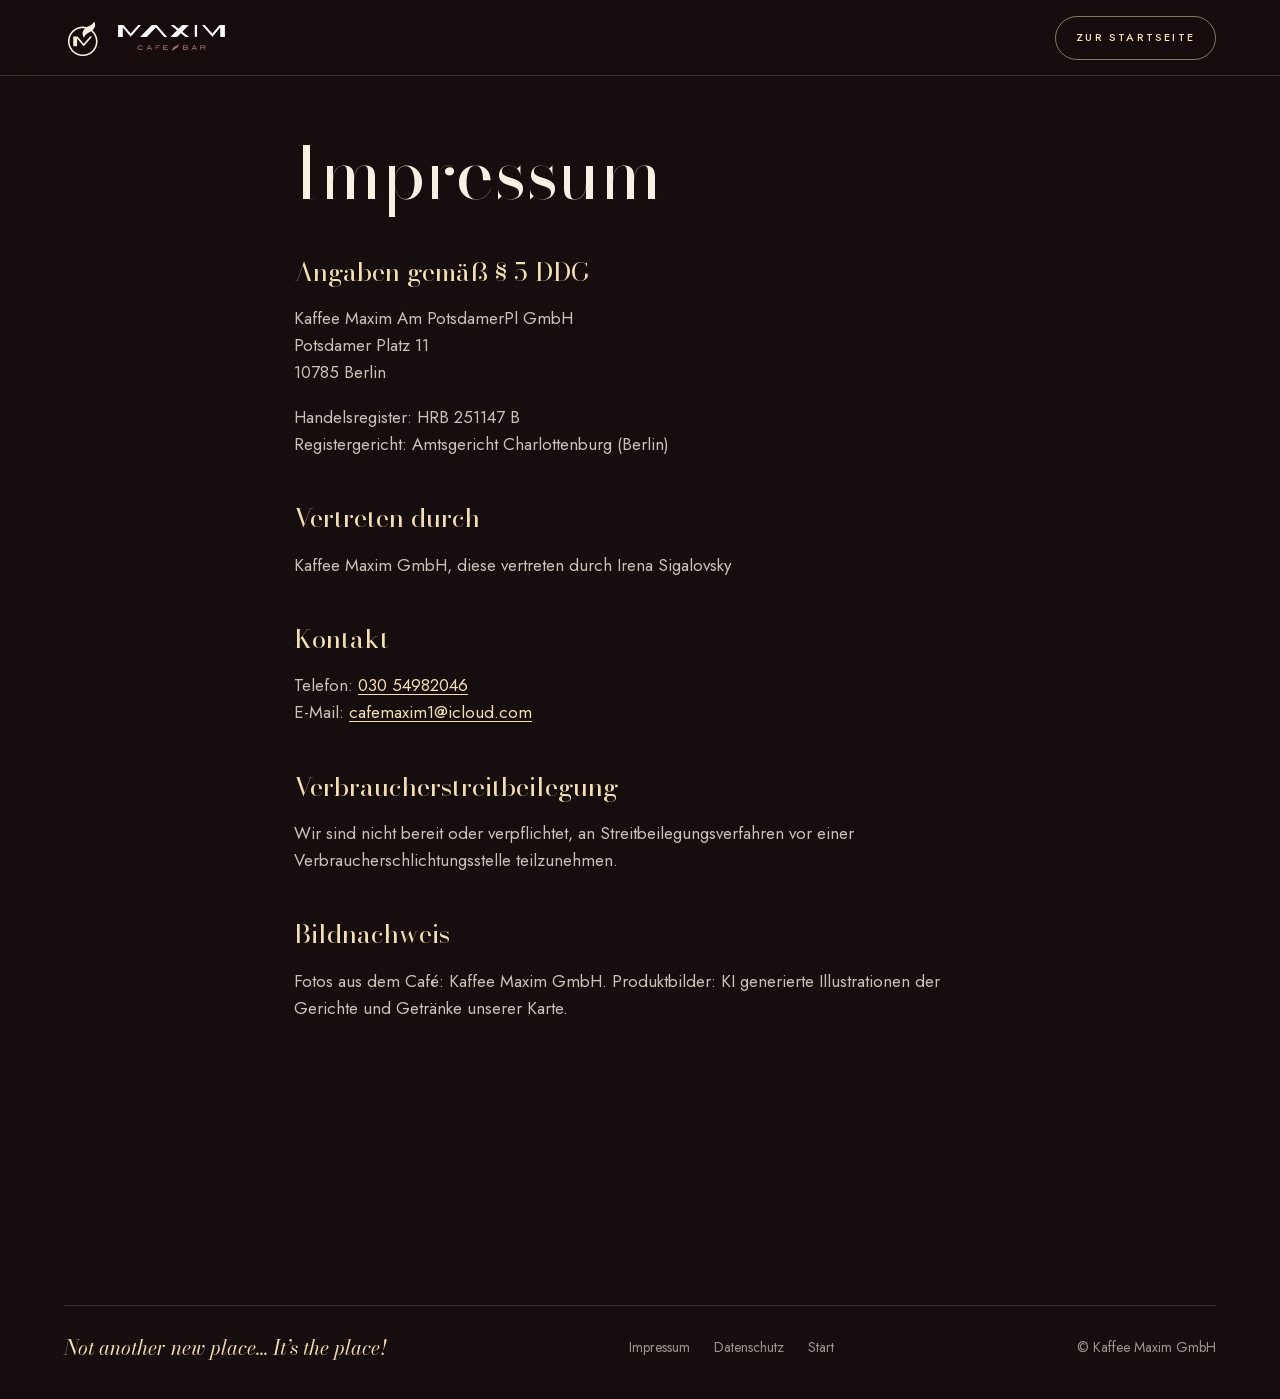
<file: impressum.html>
<!doctype html>
<html lang="de">
<head>
<meta charset="utf-8">
<meta name="viewport" content="width=device-width, initial-scale=1, viewport-fit=cover">
<title>Impressum · Maxim Café & Bar</title>
<meta name="theme-color" content="#52222a">
<link rel="icon" href="assets/img/logo.svg?v=5" type="image/svg+xml">
<link rel="stylesheet" href="css/fonts.css?v=1">
<link rel="stylesheet" href="css/style.css?v=3">
</head>
<body>
<svg width="0" height="0" style="position:absolute" aria-hidden="true"><defs><symbol id="maxim-m" viewBox="0 0 100 100">
      <path class="m-ring" d="M75.62 9.23 L75.59 9.23 L75.49 9.30 L75.35 9.45 L75.14 9.68 L74.88 9.99 L74.56 10.38 L74.19 10.85 L73.76 11.40 L73.28 12.02 L72.83 12.59 L72.42 13.10 L72.04 13.56 L71.70 13.97 L71.39 14.32 L71.12 14.61 L70.89 14.85 L70.69 15.03 L70.51 15.19 L70.34 15.34 L70.18 15.48 L70.03 15.60 L69.90 15.70 L69.78 15.78 L69.67 15.85 L69.58 15.90 L69.48 15.96 L69.38 16.02 L69.28 16.10 L69.18 16.17 L69.07 16.26 L68.96 16.35 L68.85 16.45 L68.73 16.55 L68.59 16.67 L68.43 16.80 L68.23 16.94 L68.01 17.09 L67.76 17.26 L67.49 17.44 L67.18 17.63 L66.86 17.83 L66.45 18.07 L65.95 18.34 L65.38 18.65 L64.72 18.99 L63.98 19.37 L63.15 19.79 L62.24 20.24 L61.26 20.72 L60.38 21.15 L59.62 21.53 L58.97 21.85 L58.44 22.12 L58.02 22.34 L57.71 22.51 L57.52 22.62 L57.44 22.67 L57.36 22.72 L57.28 22.77 L57.21 22.80 L57.13 22.83 L57.05 22.84 L56.97 22.85 L56.89 22.86 L56.82 22.85 L56.70 22.83 L56.55 22.81 L56.35 22.77 L56.12 22.71 L55.86 22.65 L55.55 22.57 L55.21 22.49 L54.83 22.39 L54.49 22.30 L54.18 22.23 L53.90 22.17 L53.67 22.12 L53.47 22.08 L53.30 22.05 L53.17 22.04 L53.08 22.04 L52.99 22.04 L52.90 22.03 L52.82 22.02 L52.74 22.01 L52.66 21.99 L52.58 21.97 L52.51 21.95 L52.45 21.92 L52.37 21.90 L52.29 21.88 L52.20 21.86 L52.10 21.85 L52.00 21.83 L51.89 21.82 L51.77 21.82 L51.65 21.81 L51.53 21.80 L51.42 21.79 L51.31 21.78 L51.22 21.76 L51.13 21.74 L51.05 21.72 L50.97 21.70 L50.90 21.67 L50.77 21.65 L50.57 21.62 L50.31 21.60 L49.99 21.57 L49.60 21.54 L49.14 21.52 L48.62 21.49 L48.04 21.47 L47.52 21.45 L47.05 21.43 L46.65 21.42 L46.31 21.41 L46.02 21.41 L45.80 21.42 L45.64 21.43 L45.53 21.45 L45.42 21.46 L45.31 21.47 L45.19 21.48 L45.07 21.48 L44.94 21.48 L44.81 21.48 L44.67 21.48 L44.53 21.48 L44.39 21.48 L44.25 21.48 L44.10 21.49 L43.95 21.50 L43.80 21.52 L43.65 21.54 L43.49 21.57 L43.34 21.60 L43.17 21.63 L43.00 21.66 L42.82 21.68 L42.64 21.70 L42.44 21.73 L42.24 21.75 L42.03 21.76 L41.81 21.78 L41.59 21.80 L41.37 21.82 L41.16 21.85 L40.95 21.89 L40.73 21.93 L40.52 21.97 L40.31 22.02 L40.10 22.07 L39.91 22.11 L39.74 22.15 L39.59 22.18 L39.45 22.21 L39.34 22.23 L39.24 22.24 L39.16 22.25 L39.09 22.25 L39.00 22.26 L38.86 22.29 L38.70 22.32 L38.49 22.37 L38.25 22.44 L37.98 22.51 L37.67 22.60 L37.33 22.70 L37.02 22.78 L36.75 22.86 L36.51 22.92 L36.30 22.97 L36.14 23.01 L36.00 23.04 L35.91 23.06 L35.84 23.07 L35.75 23.08 L35.63 23.11 L35.47 23.16 L35.29 23.22 L35.07 23.29 L34.83 23.37 L34.55 23.47 L34.24 23.58 L33.92 23.70 L33.59 23.83 L33.24 23.97 L32.88 24.13 L32.50 24.30 L32.11 24.48 L31.71 24.67 L31.29 24.87 L30.92 25.05 L30.59 25.21 L30.30 25.35 L30.05 25.46 L29.85 25.55 L29.69 25.61 L29.58 25.66 L29.51 25.68 L29.40 25.72 L29.27 25.79 L29.10 25.88 L28.91 25.99 L28.68 26.13 L28.43 26.29 L28.14 26.48 L27.82 26.69 L27.54 26.87 L27.28 27.03 L27.06 27.17 L26.88 27.29 L26.72 27.38 L26.60 27.45 L26.51 27.49 L26.45 27.51 L26.34 27.57 L26.19 27.67 L25.98 27.82 L25.73 28.00 L25.42 28.22 L25.07 28.48 L24.66 28.79 L24.21 29.13 L23.77 29.47 L23.35 29.81 L22.93 30.15 L22.54 30.49 L22.15 30.82 L21.78 31.15 L21.42 31.48 L21.08 31.81 L20.77 32.11 L20.49 32.39 L20.25 32.63 L20.04 32.86 L19.86 33.05 L19.71 33.22 L19.60 33.36 L19.52 33.47 L19.44 33.59 L19.36 33.70 L19.27 33.80 L19.18 33.91 L19.08 34.01 L18.99 34.11 L18.89 34.20 L18.78 34.30 L18.67 34.40 L18.57 34.52 L18.45 34.64 L18.34 34.78 L18.22 34.92 L18.10 35.08 L17.98 35.24 L17.85 35.42 L17.74 35.58 L17.63 35.73 L17.53 35.86 L17.43 35.98 L17.35 36.08 L17.27 36.17 L17.20 36.24 L17.14 36.30 L17.06 36.38 L16.97 36.48 L16.87 36.61 L16.76 36.76 L16.63 36.94 L16.49 37.14 L16.33 37.36 L16.17 37.60 L16.01 37.84 L15.85 38.08 L15.71 38.31 L15.57 38.54 L15.44 38.77 L15.32 38.99 L15.20 39.21 L15.09 39.42 L14.99 39.61 L14.90 39.79 L14.81 39.94 L14.74 40.07 L14.67 40.18 L14.61 40.28 L14.56 40.35 L14.52 40.40 L14.46 40.50 L14.37 40.66 L14.26 40.86 L14.13 41.12 L13.97 41.42 L13.79 41.78 L13.59 42.19 L13.37 42.65 L13.14 43.15 L12.91 43.70 L12.68 44.29 L12.44 44.93 L12.20 45.61 L11.96 46.34 L11.71 47.11 L11.46 47.93 L11.24 48.66 L11.05 49.30 L10.90 49.86 L10.77 50.32 L10.68 50.70 L10.61 50.99 L10.58 51.19 L10.58 51.31 L10.58 51.42 L10.57 51.52 L10.56 51.62 L10.55 51.72 L10.53 51.81 L10.51 51.90 L10.49 51.98 L10.47 52.06 L10.44 52.14 L10.42 52.22 L10.41 52.31 L10.39 52.40 L10.38 52.49 L10.38 52.58 L10.38 52.68 L10.38 52.78 L10.37 52.87 L10.37 52.97 L10.36 53.06 L10.34 53.14 L10.33 53.22 L10.31 53.30 L10.28 53.38 L10.26 53.45 L10.23 53.55 L10.21 53.67 L10.20 53.81 L10.18 53.98 L10.17 54.17 L10.16 54.38 L10.15 54.62 L10.14 54.88 L10.14 55.12 L10.12 55.33 L10.11 55.52 L10.10 55.69 L10.08 55.83 L10.06 55.95 L10.03 56.05 L10.01 56.12 L9.98 56.21 L9.96 56.33 L9.95 56.47 L9.93 56.63 L9.92 56.81 L9.91 57.01 L9.90 57.23 L9.89 57.48 L9.89 57.70 L9.89 57.90 L9.90 58.07 L9.90 58.22 L9.92 58.35 L9.93 58.45 L9.95 58.53 L9.97 58.59 L9.99 58.67 L10.00 58.77 L10.01 58.90 L10.01 59.04 L10.01 59.21 L10.01 59.40 L10.01 59.61 L9.99 59.85 L9.99 60.07 L9.99 60.28 L10.00 60.48 L10.01 60.67 L10.03 60.85 L10.06 61.02 L10.09 61.18 L10.12 61.32 L10.15 61.46 L10.18 61.60 L10.20 61.73 L10.22 61.86 L10.24 61.98 L10.25 62.10 L10.25 62.22 L10.25 62.33 L10.26 62.45 L10.27 62.60 L10.29 62.76 L10.32 62.95 L10.35 63.15 L10.39 63.36 L10.43 63.60 L10.48 63.86 L10.53 64.10 L10.57 64.34 L10.61 64.56 L10.65 64.78 L10.68 64.99 L10.70 65.18 L10.72 65.37 L10.74 65.55 L10.76 65.71 L10.78 65.86 L10.80 66.00 L10.83 66.12 L10.85 66.24 L10.89 66.34 L10.92 66.42 L10.96 66.49 L11.00 66.61 L11.06 66.77 L11.12 66.98 L11.19 67.22 L11.27 67.51 L11.37 67.85 L11.47 68.23 L11.58 68.65 L11.69 69.06 L11.80 69.46 L11.92 69.86 L12.05 70.24 L12.17 70.61 L12.30 70.97 L12.43 71.33 L12.57 71.67 L12.71 72.02 L12.85 72.37 L13.01 72.71 L13.16 73.07 L13.32 73.42 L13.49 73.78 L13.66 74.13 L13.84 74.49 L14.03 74.86 L14.23 75.24 L14.44 75.63 L14.66 76.03 L14.90 76.45 L15.15 76.87 L15.41 77.30 L15.68 77.74 L15.95 78.18 L16.23 78.61 L16.52 79.03 L16.81 79.44 L17.11 79.85 L17.41 80.25 L17.72 80.64 L18.03 81.03 L18.36 81.42 L18.70 81.81 L19.05 82.22 L19.42 82.63 L19.80 83.04 L20.19 83.46 L20.60 83.89 L21.02 84.32 L21.43 84.73 L21.82 85.11 L22.19 85.47 L22.55 85.80 L22.89 86.11 L23.21 86.39 L23.52 86.65 L23.81 86.89 L24.12 87.13 L24.46 87.38 L24.81 87.65 L25.18 87.92 L25.57 88.20 L25.99 88.49 L26.42 88.78 L26.87 89.09 L27.33 89.39 L27.79 89.68 L28.26 89.97 L28.74 90.24 L29.22 90.51 L29.70 90.77 L30.19 91.02 L30.68 91.27 L31.17 91.50 L31.65 91.73 L32.12 91.94 L32.59 92.15 L33.04 92.35 L33.49 92.53 L33.93 92.71 L34.36 92.88 L34.75 93.02 L35.09 93.15 L35.38 93.25 L35.63 93.34 L35.83 93.41 L35.99 93.45 L36.09 93.48 L36.16 93.48 L36.26 93.50 L36.42 93.54 L36.61 93.58 L36.86 93.65 L37.14 93.72 L37.47 93.81 L37.85 93.92 L38.27 94.04 L38.66 94.14 L39.01 94.24 L39.32 94.31 L39.60 94.38 L39.84 94.42 L40.04 94.46 L40.21 94.48 L40.34 94.48 L40.46 94.49 L40.57 94.50 L40.68 94.51 L40.77 94.53 L40.86 94.55 L40.94 94.57 L41.01 94.59 L41.07 94.62 L41.14 94.64 L41.21 94.66 L41.28 94.68 L41.36 94.69 L41.44 94.70 L41.53 94.71 L41.62 94.71 L41.71 94.71 L41.80 94.71 L41.89 94.72 L41.98 94.73 L42.06 94.74 L42.13 94.76 L42.21 94.78 L42.28 94.80 L42.35 94.83 L42.44 94.85 L42.56 94.87 L42.70 94.89 L42.87 94.91 L43.07 94.93 L43.29 94.94 L43.53 94.95 L43.80 94.96 L44.05 94.98 L44.27 94.99 L44.46 95.01 L44.62 95.02 L44.77 95.04 L44.88 95.07 L44.97 95.09 L45.03 95.12 L45.10 95.14 L45.16 95.15 L45.23 95.16 L45.31 95.16 L45.38 95.16 L45.46 95.15 L45.54 95.14 L45.62 95.11 L45.74 95.10 L45.90 95.09 L46.08 95.08 L46.30 95.08 L46.56 95.08 L46.85 95.09 L47.17 95.10 L47.53 95.11 L47.85 95.12 L48.13 95.13 L48.37 95.14 L48.56 95.14 L48.72 95.13 L48.83 95.12 L48.90 95.11 L48.93 95.10 L49.02 95.08 L49.17 95.06 L49.37 95.03 L49.63 95.00 L49.95 94.97 L50.32 94.93 L50.76 94.90 L51.24 94.85 L51.74 94.80 L52.25 94.74 L52.76 94.67 L53.28 94.59 L53.81 94.50 L54.35 94.40 L54.89 94.29 L55.44 94.17 L55.98 94.05 L56.50 93.92 L57.01 93.79 L57.51 93.66 L57.99 93.52 L58.45 93.38 L58.91 93.24 L59.34 93.09 L59.75 92.96 L60.11 92.83 L60.44 92.70 L60.74 92.59 L60.99 92.48 L61.22 92.38 L61.40 92.29 L61.55 92.21 L61.72 92.12 L61.90 92.03 L62.09 91.94 L62.30 91.84 L62.52 91.74 L62.76 91.64 L63.01 91.53 L63.28 91.42 L63.56 91.30 L63.85 91.17 L64.15 91.02 L64.47 90.86 L64.80 90.68 L65.15 90.49 L65.50 90.29 L65.87 90.08 L66.24 89.86 L66.61 89.63 L66.99 89.40 L67.36 89.16 L67.73 88.92 L68.10 88.66 L68.48 88.40 L68.85 88.14 L69.21 87.88 L69.53 87.64 L69.83 87.41 L70.11 87.19 L70.37 86.98 L70.60 86.78 L70.80 86.59 L70.99 86.41 L71.16 86.25 L71.31 86.10 L71.46 85.97 L71.59 85.86 L71.71 85.76 L71.82 85.68 L71.92 85.61 L72.00 85.56 L72.08 85.50 L72.15 85.45 L72.23 85.39 L72.29 85.32 L72.36 85.26 L72.42 85.19 L72.47 85.12 L72.53 85.05 L72.60 84.95 L72.70 84.84 L72.83 84.70 L72.98 84.54 L73.15 84.36 L73.34 84.16 L73.57 83.93 L73.81 83.69 L74.06 83.43 L74.31 83.17 L74.56 82.89 L74.82 82.59 L75.08 82.29 L75.35 81.98 L75.61 81.65 L75.89 81.31 L76.15 80.97 L76.41 80.63 L76.67 80.30 L76.92 79.96 L77.16 79.63 L77.40 79.29 L77.64 78.96 L77.86 78.62 L78.09 78.29 L78.30 77.97 L78.51 77.64 L78.70 77.32 L78.89 77.01 L79.08 76.69 L79.25 76.38 L79.42 76.08 L79.58 75.77 L79.74 75.46 L79.90 75.16 L80.05 74.85 L80.20 74.55 L80.35 74.25 L80.49 73.94 L80.63 73.64 L80.76 73.36 L80.88 73.09 L80.99 72.84 L81.08 72.61 L81.17 72.39 L81.24 72.20 L81.31 72.02 L81.36 71.86 L81.41 71.71 L81.46 71.57 L81.50 71.45 L81.55 71.33 L81.59 71.24 L81.63 71.15 L81.67 71.07 L81.71 71.01 L81.74 70.95 L81.77 70.89 L81.79 70.83 L81.81 70.77 L81.83 70.72 L81.84 70.66 L81.85 70.61 L81.86 70.56 L81.87 70.50 L81.88 70.44 L81.90 70.37 L81.92 70.29 L81.95 70.21 L81.98 70.12 L82.02 70.03 L82.06 69.93 L82.10 69.84 L82.13 69.75 L82.16 69.67 L82.18 69.59 L82.19 69.52 L82.20 69.46 L82.21 69.40 L82.21 69.35 L82.21 69.29 L82.22 69.23 L82.24 69.16 L82.26 69.08 L82.29 69.00 L82.32 68.91 L82.35 68.82 L82.40 68.72 L82.44 68.61 L82.47 68.50 L82.51 68.38 L82.54 68.25 L82.57 68.11 L82.60 67.96 L82.63 67.81 L82.66 67.65 L82.69 67.49 L82.72 67.33 L82.75 67.18 L82.79 67.03 L82.83 66.88 L82.87 66.73 L82.91 66.59 L82.96 66.45 L83.01 66.30 L83.05 66.15 L83.09 65.99 L83.12 65.83 L83.16 65.66 L83.19 65.48 L83.22 65.30 L83.24 65.11 L83.27 64.95 L83.29 64.79 L83.32 64.66 L83.34 64.55 L83.36 64.45 L83.38 64.37 L83.41 64.31 L83.43 64.27 L83.45 64.21 L83.46 64.14 L83.48 64.06 L83.49 63.95 L83.50 63.84 L83.51 63.71 L83.52 63.56 L83.52 63.40 L83.53 63.25 L83.54 63.12 L83.55 63.00 L83.56 62.90 L83.58 62.82 L83.60 62.74 L83.61 62.69 L83.64 62.65 L83.66 62.52 L83.68 62.31 L83.70 62.02 L83.72 61.65 L83.74 61.20 L83.76 60.66 L83.78 60.04 L83.80 59.34 L83.82 58.71 L83.83 58.17 L83.83 57.71 L83.83 57.34 L83.83 57.04 L83.82 56.83 L83.80 56.69 L83.78 56.64 L83.76 56.58 L83.75 56.51 L83.74 56.43 L83.73 56.33 L83.73 56.23 L83.72 56.12 L83.73 56.00 L83.73 55.87 L83.73 55.75 L83.73 55.64 L83.73 55.53 L83.72 55.44 L83.71 55.35 L83.69 55.27 L83.68 55.20 L83.66 55.14 L83.64 55.07 L83.62 55.00 L83.61 54.93 L83.61 54.86 L83.60 54.78 L83.60 54.71 L83.60 54.62 L83.61 54.54 L83.61 54.44 L83.60 54.32 L83.60 54.19 L83.58 54.04 L83.56 53.87 L83.54 53.69 L83.52 53.48 L83.48 53.27 L83.44 53.00 L83.38 52.70 L83.32 52.36 L83.24 51.97 L83.14 51.54 L83.04 51.06 L82.92 50.55 L82.79 49.99 L82.66 49.45 L82.52 48.92 L82.38 48.41 L82.24 47.92 L82.09 47.44 L81.94 46.98 L81.79 46.53 L81.63 46.10 L81.47 45.67 L81.31 45.25 L81.15 44.84 L80.99 44.43 L80.82 44.03 L80.65 43.64 L80.48 43.25 L80.31 42.87 L80.13 42.49 L79.94 42.11 L79.75 41.72 L79.55 41.34 L79.34 40.95 L79.13 40.56 L78.91 40.17 L78.68 39.78 L78.45 39.41 L78.23 39.05 L78.01 38.71 L77.79 38.38 L77.57 38.07 L77.36 37.77 L77.15 37.49 L76.94 37.22 L76.74 36.97 L76.57 36.74 L76.41 36.52 L76.26 36.32 L76.13 36.14 L76.02 35.97 L75.92 35.82 L75.83 35.68 L75.72 35.52 L75.57 35.33 L75.40 35.10 L75.19 34.85 L74.95 34.58 L74.68 34.27 L74.38 33.93 L74.04 33.57 L73.72 33.22 L73.42 32.90 L73.13 32.60 L72.86 32.32 L72.60 32.07 L72.36 31.83 L72.13 31.62 L71.91 31.42 L71.73 31.25 L71.57 31.10 L71.44 30.97 L71.33 30.86 L71.26 30.76 L71.21 30.69 L71.18 30.64 L71.19 30.61 L71.23 30.54 L71.31 30.44 L71.43 30.29 L71.59 30.11 L71.78 29.90 L72.01 29.64 L72.28 29.35 L72.59 29.02 L72.88 28.70 L73.16 28.39 L73.43 28.08 L73.68 27.78 L73.92 27.49 L74.15 27.21 L74.36 26.93 L74.56 26.66 L74.75 26.39 L74.93 26.12 L75.11 25.86 L75.28 25.60 L75.45 25.34 L75.61 25.09 L75.76 24.83 L75.91 24.58 L76.05 24.32 L76.20 24.04 L76.34 23.75 L76.48 23.44 L76.63 23.12 L76.77 22.78 L76.91 22.43 L77.05 22.07 L77.17 21.74 L77.28 21.43 L77.37 21.17 L77.44 20.93 L77.49 20.72 L77.52 20.55 L77.54 20.41 L77.54 20.30 L77.54 20.19 L77.55 20.09 L77.56 20.00 L77.57 19.91 L77.59 19.82 L77.61 19.74 L77.63 19.66 L77.66 19.59 L77.68 19.47 L77.71 19.31 L77.73 19.10 L77.74 18.85 L77.76 18.56 L77.77 18.22 L77.79 17.84 L77.80 17.41 L77.80 17.01 L77.80 16.65 L77.79 16.31 L77.78 16.00 L77.76 15.73 L77.74 15.48 L77.71 15.26 L77.67 15.07 L77.62 14.85 L77.56 14.60 L77.48 14.32 L77.39 14.00 L77.28 13.65 L77.16 13.26 L77.03 12.85 L76.89 12.40 L76.76 12.00 L76.65 11.66 L76.56 11.36 L76.48 11.11 L76.43 10.91 L76.39 10.77 L76.38 10.67 L76.38 10.62 L76.37 10.56 L76.35 10.49 L76.32 10.40 L76.28 10.30 L76.23 10.19 L76.17 10.07 L76.10 9.93 L76.02 9.78 L75.95 9.65 L75.88 9.53 L75.82 9.43 L75.76 9.36 L75.71 9.30 L75.66 9.26Z M47.54 25.49 L48.04 25.51 L48.51 25.54 L48.93 25.56 L49.32 25.60 L49.68 25.63 L49.99 25.67 L50.28 25.72 L50.52 25.77 L50.73 25.82 L50.93 25.86 L51.11 25.90 L51.28 25.94 L51.45 25.97 L51.60 25.99 L51.73 26.01 L51.86 26.02 L51.97 26.02 L52.08 26.03 L52.17 26.04 L52.25 26.05 L52.32 26.06 L52.37 26.08 L52.42 26.10 L52.45 26.11 L52.47 26.14 L52.49 26.16 L52.50 26.18 L52.50 26.21 L52.51 26.24 L52.50 26.27 L52.50 26.30 L52.49 26.34 L52.47 26.37 L52.45 26.41 L52.42 26.45 L52.38 26.50 L52.33 26.54 L52.28 26.59 L52.21 26.65 L52.14 26.70 L52.07 26.76 L51.97 26.84 L51.86 26.94 L51.73 27.07 L51.58 27.23 L51.42 27.41 L51.24 27.61 L51.04 27.83 L50.83 28.08 L50.62 28.34 L50.41 28.60 L50.21 28.86 L50.01 29.12 L49.81 29.39 L49.62 29.67 L49.43 29.94 L49.24 30.22 L49.06 30.50 L48.89 30.77 L48.72 31.03 L48.57 31.29 L48.42 31.54 L48.28 31.79 L48.15 32.03 L48.02 32.26 L47.90 32.51 L47.77 32.76 L47.65 33.02 L47.53 33.30 L47.42 33.58 L47.30 33.87 L47.18 34.18 L47.07 34.49 L46.96 34.78 L46.87 35.04 L46.79 35.28 L46.72 35.49 L46.66 35.68 L46.61 35.85 L46.58 35.98 L46.55 36.10 L46.53 36.27 L46.50 36.50 L46.48 36.78 L46.46 37.12 L46.45 37.52 L46.43 37.98 L46.42 38.49 L46.41 39.05 L46.41 39.57 L46.41 40.04 L46.41 40.46 L46.42 40.84 L46.44 41.16 L46.46 41.44 L46.48 41.66 L46.52 41.84 L46.55 42.02 L46.60 42.21 L46.64 42.40 L46.70 42.60 L46.76 42.80 L46.83 43.01 L46.90 43.22 L46.98 43.44 L47.08 43.70 L47.20 44.00 L47.34 44.34 L47.50 44.72 L47.69 45.14 L47.90 45.60 L48.12 46.10 L48.38 46.65 L48.60 47.12 L48.79 47.53 L48.95 47.88 L49.09 48.16 L49.20 48.38 L49.27 48.53 L49.32 48.61 L49.34 48.64 L49.37 48.65 L49.40 48.66 L49.43 48.67 L49.47 48.67 L49.52 48.67 L49.56 48.66 L49.62 48.65 L49.67 48.64 L49.75 48.58 L49.85 48.48 L49.98 48.33 L50.12 48.14 L50.28 47.91 L50.47 47.63 L50.68 47.31 L50.91 46.94 L51.12 46.60 L51.32 46.28 L51.50 45.97 L51.67 45.69 L51.82 45.43 L51.95 45.19 L52.07 44.97 L52.18 44.78 L52.28 44.58 L52.40 44.39 L52.51 44.21 L52.63 44.02 L52.75 43.85 L52.87 43.67 L53.00 43.50 L53.13 43.33 L53.28 43.15 L53.45 42.95 L53.64 42.74 L53.86 42.51 L54.09 42.27 L54.35 42.01 L54.62 41.73 L54.92 41.44 L55.22 41.15 L55.52 40.87 L55.83 40.60 L56.13 40.33 L56.44 40.07 L56.76 39.81 L57.07 39.56 L57.39 39.32 L57.69 39.09 L57.98 38.87 L58.26 38.67 L58.53 38.49 L58.78 38.33 L59.02 38.17 L59.25 38.04 L59.46 37.92 L59.67 37.80 L59.87 37.68 L60.07 37.56 L60.26 37.44 L60.45 37.32 L60.63 37.20 L60.81 37.08 L60.98 36.96 L61.22 36.81 L61.51 36.63 L61.87 36.42 L62.29 36.18 L62.78 35.91 L63.33 35.61 L63.93 35.28 L64.61 34.92 L65.20 34.60 L65.72 34.32 L66.15 34.08 L66.51 33.88 L66.79 33.72 L67.00 33.60 L67.12 33.52 L67.17 33.48 L67.22 33.44 L67.26 33.41 L67.31 33.38 L67.35 33.35 L67.39 33.33 L67.44 33.31 L67.48 33.30 L67.52 33.29 L67.57 33.28 L67.62 33.29 L67.68 33.30 L67.74 33.32 L67.81 33.34 L67.88 33.37 L67.96 33.41 L68.04 33.46 L68.12 33.51 L68.19 33.56 L68.26 33.61 L68.32 33.65 L68.37 33.71 L68.42 33.76 L68.46 33.81 L68.50 33.86 L68.54 33.92 L68.60 33.98 L68.67 34.04 L68.74 34.11 L68.83 34.18 L68.92 34.25 L69.03 34.33 L69.14 34.42 L69.29 34.54 L69.46 34.70 L69.67 34.90 L69.90 35.13 L70.17 35.41 L70.47 35.72 L70.80 36.08 L71.16 36.47 L71.51 36.86 L71.85 37.25 L72.19 37.65 L72.52 38.05 L72.84 38.45 L73.15 38.85 L73.46 39.26 L73.75 39.66 L74.05 40.08 L74.34 40.52 L74.63 40.97 L74.91 41.43 L75.20 41.91 L75.48 42.40 L75.76 42.91 L76.03 43.43 L76.30 43.94 L76.54 44.44 L76.78 44.92 L77.00 45.40 L77.21 45.87 L77.40 46.32 L77.58 46.76 L77.75 47.20 L77.91 47.64 L78.07 48.09 L78.22 48.55 L78.37 49.02 L78.51 49.50 L78.65 49.99 L78.79 50.49 L78.92 51.01 L79.03 51.46 L79.13 51.86 L79.21 52.20 L79.27 52.48 L79.32 52.71 L79.35 52.88 L79.36 52.99 L79.35 53.05 L79.35 53.13 L79.36 53.25 L79.38 53.39 L79.40 53.56 L79.43 53.76 L79.47 53.98 L79.52 54.23 L79.57 54.52 L79.61 54.78 L79.65 55.04 L79.68 55.28 L79.71 55.50 L79.73 55.72 L79.74 55.92 L79.75 56.10 L79.75 56.27 L79.75 56.43 L79.76 56.56 L79.76 56.68 L79.77 56.79 L79.78 56.87 L79.79 56.94 L79.80 56.98 L79.82 57.02 L79.83 57.08 L79.84 57.17 L79.85 57.30 L79.85 57.45 L79.85 57.64 L79.85 57.86 L79.84 58.11 L79.83 58.39 L79.82 58.64 L79.82 58.87 L79.82 59.07 L79.83 59.24 L79.83 59.38 L79.85 59.49 L79.86 59.58 L79.89 59.63 L79.90 59.69 L79.91 59.76 L79.91 59.83 L79.91 59.90 L79.90 59.98 L79.89 60.06 L79.87 60.14 L79.84 60.23 L79.82 60.34 L79.80 60.47 L79.78 60.62 L79.76 60.79 L79.75 60.98 L79.74 61.19 L79.73 61.42 L79.73 61.67 L79.72 61.91 L79.70 62.15 L79.68 62.37 L79.65 62.60 L79.62 62.81 L79.59 63.02 L79.54 63.22 L79.50 63.41 L79.46 63.59 L79.42 63.76 L79.39 63.92 L79.37 64.06 L79.35 64.20 L79.34 64.32 L79.33 64.43 L79.33 64.53 L79.32 64.68 L79.29 64.87 L79.24 65.11 L79.18 65.40 L79.11 65.74 L79.02 66.12 L78.91 66.55 L78.79 67.03 L78.67 67.51 L78.54 67.97 L78.40 68.44 L78.25 68.90 L78.10 69.35 L77.94 69.80 L77.77 70.24 L77.60 70.68 L77.43 71.10 L77.27 71.50 L77.11 71.88 L76.95 72.24 L76.79 72.59 L76.64 72.92 L76.49 73.23 L76.34 73.52 L76.19 73.82 L76.03 74.12 L75.87 74.42 L75.70 74.73 L75.52 75.05 L75.33 75.37 L75.14 75.69 L74.94 76.02 L74.74 76.35 L74.53 76.67 L74.31 77.00 L74.08 77.32 L73.85 77.65 L73.60 77.97 L73.36 78.30 L73.10 78.62 L72.86 78.92 L72.63 79.20 L72.41 79.46 L72.21 79.69 L72.02 79.90 L71.84 80.09 L71.68 80.26 L71.53 80.41 L71.38 80.55 L71.23 80.71 L71.09 80.86 L70.94 81.02 L70.80 81.17 L70.66 81.34 L70.53 81.50 L70.39 81.67 L70.24 81.84 L70.07 82.03 L69.88 82.23 L69.67 82.43 L69.44 82.65 L69.20 82.87 L68.93 83.11 L68.65 83.35 L68.39 83.58 L68.14 83.78 L67.92 83.96 L67.71 84.13 L67.52 84.27 L67.35 84.40 L67.19 84.50 L67.06 84.58 L66.93 84.66 L66.81 84.74 L66.70 84.82 L66.60 84.90 L66.51 84.97 L66.42 85.04 L66.35 85.11 L66.28 85.18 L66.20 85.25 L66.11 85.33 L66.01 85.41 L65.90 85.50 L65.77 85.59 L65.64 85.68 L65.49 85.78 L65.34 85.89 L65.19 85.98 L65.06 86.06 L64.94 86.14 L64.82 86.20 L64.72 86.25 L64.63 86.29 L64.55 86.32 L64.49 86.34 L64.42 86.37 L64.36 86.39 L64.31 86.42 L64.26 86.45 L64.21 86.48 L64.16 86.51 L64.12 86.54 L64.09 86.58 L64.04 86.62 L63.98 86.66 L63.92 86.70 L63.84 86.75 L63.76 86.79 L63.66 86.84 L63.56 86.89 L63.44 86.94 L63.34 86.99 L63.24 87.04 L63.15 87.09 L63.07 87.14 L63.00 87.18 L62.93 87.23 L62.88 87.27 L62.83 87.31 L62.78 87.35 L62.73 87.39 L62.68 87.42 L62.63 87.45 L62.58 87.47 L62.52 87.49 L62.47 87.51 L62.41 87.53 L62.33 87.56 L62.22 87.61 L62.08 87.67 L61.92 87.75 L61.73 87.84 L61.52 87.95 L61.28 88.08 L61.01 88.22 L60.73 88.36 L60.43 88.50 L60.11 88.64 L59.77 88.79 L59.42 88.93 L59.05 89.07 L58.66 89.22 L58.26 89.36 L57.86 89.50 L57.47 89.63 L57.10 89.76 L56.73 89.88 L56.37 89.99 L56.02 90.09 L55.68 90.18 L55.36 90.27 L55.01 90.36 L54.65 90.45 L54.27 90.53 L53.88 90.61 L53.47 90.70 L53.05 90.78 L52.60 90.86 L52.15 90.93 L51.73 91.00 L51.35 91.06 L51.01 91.11 L50.72 91.15 L50.46 91.18 L50.24 91.20 L50.07 91.21 L49.93 91.21 L49.81 91.21 L49.70 91.21 L49.60 91.22 L49.51 91.23 L49.44 91.24 L49.38 91.25 L49.33 91.26 L49.29 91.28 L49.24 91.29 L49.16 91.30 L49.07 91.31 L48.96 91.32 L48.83 91.32 L48.68 91.32 L48.51 91.32 L48.32 91.31 L48.15 91.31 L48.00 91.31 L47.87 91.31 L47.76 91.32 L47.67 91.32 L47.59 91.33 L47.54 91.35 L47.50 91.36 L47.41 91.37 L47.27 91.38 L47.08 91.38 L46.83 91.38 L46.53 91.37 L46.18 91.36 L45.77 91.34 L45.31 91.32 L44.91 91.30 L44.55 91.28 L44.25 91.26 L44.00 91.24 L43.80 91.22 L43.66 91.20 L43.56 91.18 L43.52 91.16 L43.46 91.14 L43.39 91.12 L43.31 91.11 L43.20 91.09 L43.09 91.08 L42.96 91.07 L42.81 91.07 L42.65 91.06 L42.50 91.05 L42.36 91.04 L42.24 91.03 L42.13 91.01 L42.03 90.99 L41.94 90.97 L41.86 90.95 L41.80 90.92 L41.72 90.90 L41.62 90.87 L41.50 90.84 L41.36 90.81 L41.20 90.78 L41.02 90.75 L40.82 90.72 L40.60 90.69 L40.40 90.66 L40.21 90.63 L40.04 90.59 L39.88 90.55 L39.74 90.52 L39.61 90.48 L39.51 90.44 L39.41 90.40 L39.31 90.36 L39.20 90.32 L39.08 90.28 L38.95 90.24 L38.81 90.21 L38.66 90.17 L38.50 90.14 L38.33 90.11 L38.14 90.06 L37.91 90.01 L37.65 89.93 L37.35 89.85 L37.03 89.75 L36.68 89.63 L36.29 89.51 L35.88 89.37 L35.44 89.21 L35.00 89.04 L34.54 88.85 L34.07 88.64 L33.59 88.42 L33.09 88.18 L32.58 87.93 L32.05 87.66 L31.55 87.39 L31.07 87.14 L30.62 86.89 L30.20 86.66 L29.80 86.43 L29.43 86.21 L29.08 86.00 L28.76 85.79 L28.45 85.60 L28.15 85.40 L27.87 85.21 L27.60 85.03 L27.35 84.85 L27.10 84.67 L26.88 84.50 L26.66 84.33 L26.44 84.15 L26.20 83.96 L25.95 83.75 L25.69 83.52 L25.42 83.29 L25.14 83.03 L24.84 82.77 L24.53 82.48 L24.23 82.20 L23.93 81.91 L23.64 81.62 L23.34 81.32 L23.06 81.02 L22.77 80.71 L22.49 80.41 L22.22 80.09 L21.95 79.79 L21.69 79.48 L21.43 79.18 L21.19 78.89 L20.95 78.60 L20.72 78.31 L20.50 78.03 L20.29 77.76 L20.09 77.49 L19.90 77.24 L19.73 76.99 L19.57 76.76 L19.43 76.53 L19.29 76.32 L19.18 76.12 L19.07 75.92 L18.97 75.74 L18.87 75.56 L18.77 75.39 L18.67 75.23 L18.57 75.08 L18.48 74.93 L18.38 74.79 L18.29 74.66 L18.20 74.54 L18.13 74.43 L18.07 74.34 L18.02 74.25 L17.97 74.17 L17.94 74.10 L17.92 74.04 L17.91 74.00 L17.88 73.91 L17.82 73.78 L17.75 73.62 L17.65 73.41 L17.53 73.17 L17.38 72.88 L17.22 72.56 L17.03 72.19 L16.85 71.84 L16.69 71.50 L16.53 71.17 L16.39 70.85 L16.25 70.54 L16.12 70.24 L16.01 69.95 L15.91 69.67 L15.80 69.38 L15.69 69.07 L15.59 68.74 L15.48 68.40 L15.37 68.04 L15.25 67.66 L15.14 67.27 L15.03 66.86 L14.92 66.47 L14.83 66.12 L14.76 65.79 L14.69 65.50 L14.64 65.23 L14.60 64.99 L14.57 64.78 L14.55 64.60 L14.53 64.41 L14.51 64.22 L14.48 64.02 L14.45 63.82 L14.41 63.62 L14.37 63.41 L14.32 63.19 L14.27 62.97 L14.22 62.75 L14.18 62.51 L14.14 62.27 L14.10 62.03 L14.07 61.77 L14.05 61.51 L14.03 61.24 L14.01 60.97 L14.00 60.72 L13.98 60.50 L13.97 60.32 L13.95 60.16 L13.93 60.04 L13.92 59.94 L13.90 59.87 L13.89 59.84 L13.88 59.73 L13.87 59.55 L13.86 59.31 L13.86 58.99 L13.87 58.61 L13.88 58.15 L13.89 57.63 L13.90 57.04 L13.92 56.49 L13.95 56.01 L13.97 55.57 L14.01 55.18 L14.04 54.85 L14.08 54.57 L14.12 54.34 L14.17 54.16 L14.21 53.99 L14.25 53.81 L14.28 53.64 L14.30 53.47 L14.33 53.31 L14.34 53.14 L14.35 52.98 L14.36 52.82 L14.37 52.66 L14.38 52.51 L14.40 52.36 L14.42 52.22 L14.45 52.09 L14.48 51.96 L14.52 51.83 L14.56 51.71 L14.61 51.55 L14.67 51.36 L14.73 51.13 L14.79 50.86 L14.87 50.56 L14.95 50.21 L15.04 49.83 L15.13 49.42 L15.22 49.02 L15.32 48.64 L15.41 48.28 L15.51 47.95 L15.60 47.63 L15.69 47.33 L15.79 47.05 L15.88 46.79 L15.99 46.50 L16.11 46.20 L16.25 45.88 L16.40 45.53 L16.56 45.16 L16.74 44.77 L16.94 44.36 L17.15 43.93 L17.35 43.52 L17.54 43.14 L17.74 42.78 L17.92 42.44 L18.10 42.13 L18.27 41.84 L18.44 41.58 L18.60 41.34 L18.74 41.12 L18.87 40.93 L18.98 40.76 L19.07 40.62 L19.14 40.50 L19.19 40.41 L19.22 40.34 L19.24 40.29 L19.28 40.21 L19.35 40.09 L19.45 39.94 L19.58 39.75 L19.74 39.53 L19.92 39.27 L20.13 38.98 L20.37 38.65 L20.60 38.34 L20.84 38.04 L21.06 37.75 L21.28 37.49 L21.50 37.23 L21.71 36.99 L21.92 36.77 L22.12 36.56 L22.30 36.37 L22.46 36.21 L22.60 36.06 L22.71 35.93 L22.81 35.82 L22.88 35.74 L22.92 35.67 L22.95 35.62 L23.01 35.55 L23.09 35.46 L23.20 35.35 L23.35 35.21 L23.52 35.06 L23.72 34.88 L23.95 34.67 L24.21 34.45 L24.45 34.25 L24.65 34.07 L24.83 33.90 L24.98 33.76 L25.11 33.64 L25.20 33.54 L25.27 33.47 L25.31 33.41 L25.39 33.33 L25.50 33.22 L25.65 33.09 L25.84 32.94 L26.06 32.76 L26.31 32.56 L26.61 32.33 L26.93 32.08 L27.28 31.83 L27.64 31.58 L28.02 31.32 L28.42 31.06 L28.83 30.79 L29.26 30.53 L29.71 30.26 L30.17 29.99 L30.62 29.73 L31.06 29.49 L31.48 29.26 L31.89 29.04 L32.28 28.84 L32.66 28.65 L33.03 28.48 L33.39 28.32 L33.71 28.17 L34.00 28.04 L34.26 27.93 L34.50 27.84 L34.70 27.76 L34.87 27.70 L35.01 27.66 L35.12 27.63 L35.23 27.60 L35.34 27.57 L35.45 27.54 L35.55 27.50 L35.66 27.45 L35.77 27.41 L35.88 27.36 L35.99 27.31 L36.15 27.25 L36.34 27.18 L36.59 27.10 L36.87 27.01 L37.20 26.92 L37.58 26.82 L38.00 26.71 L38.46 26.59 L38.89 26.48 L39.27 26.39 L39.62 26.30 L39.94 26.24 L40.21 26.18 L40.45 26.14 L40.65 26.11 L40.81 26.10 L40.98 26.08 L41.16 26.05 L41.35 26.02 L41.55 25.99 L41.76 25.95 L41.98 25.91 L42.21 25.86 L42.45 25.81 L42.68 25.76 L42.90 25.72 L43.10 25.69 L43.29 25.67 L43.47 25.65 L43.63 25.65 L43.78 25.64 L43.92 25.65 L44.07 25.65 L44.22 25.65 L44.37 25.64 L44.53 25.62 L44.69 25.61 L44.85 25.58 L45.02 25.56 L45.19 25.53 L45.40 25.50 L45.66 25.48 L45.95 25.47 L46.29 25.47 L46.66 25.47 L47.08 25.48Z" fill="currentColor" fill-rule="evenodd"/>
      <path class="m-m" d="M23.29 70.83 L32.67 70.83 L32.79 51.29 L48.42 70.04 L49.42 70.75 L70.62 46.46 L64.88 46.46 L49.92 63.96 L49.17 64.25 L34.21 46.21 L23.29 46.21 L23.00 50.29Z" fill="currentColor"/>
    </symbol></defs></svg>
<header class="nav is-solid">
  <a class="nav-brand" href="index.html" aria-label="Zur Startseite"><svg class="nav-m" viewBox="0 0 100 100" aria-hidden="true"><use href="#maxim-m"/></svg><img class="nav-word" src="assets/img/wordmark.png" alt="" width="727" height="176"></a>
  <a class="btn btn-line btn-sm" href="index.html">Zur Startseite</a>
</header>
<main class="legal">
<h1>Impressum</h1>
<h2>Angaben gemäß § 5 DDG</h2>
<p>Kaffee Maxim Am PotsdamerPl GmbH<br>Potsdamer Platz 11<br>10785 Berlin</p>
<p>Handelsregister: HRB 251147 B<br>Registergericht: Amtsgericht Charlottenburg (Berlin)</p>
<h2>Vertreten durch</h2>
<p>Kaffee Maxim GmbH, diese vertreten durch Irena Sigalovsky</p>
<h2>Kontakt</h2>
<p>Telefon: <a href="tel:+493054982046">030 54982046</a><br>E-Mail: <a href="mailto:cafemaxim1@icloud.com">cafemaxim1@icloud.com</a></p>
<h2>Verbraucherstreitbeilegung</h2>
<p>Wir sind nicht bereit oder verpflichtet, an Streitbeilegungsverfahren vor einer Verbraucherschlichtungsstelle teilzunehmen.</p>
<h2>Bildnachweis</h2>
<p>Fotos aus dem Café: Kaffee Maxim GmbH. Produktbilder: KI generierte Illustrationen der Gerichte und Getränke unserer Karte.</p>
</main>
<footer class="foot"><div class="foot-row"><p dir="ltr" lang="en" class="foot-claim">Not another new place… It’s the place!</p><p class="foot-links"><a href="impressum.html">Impressum</a><a href="datenschutz.html">Datenschutz</a><a href="index.html">Start</a></p><p class="foot-copy">© Kaffee Maxim GmbH</p></div></footer>
</body>
</html>
</file>
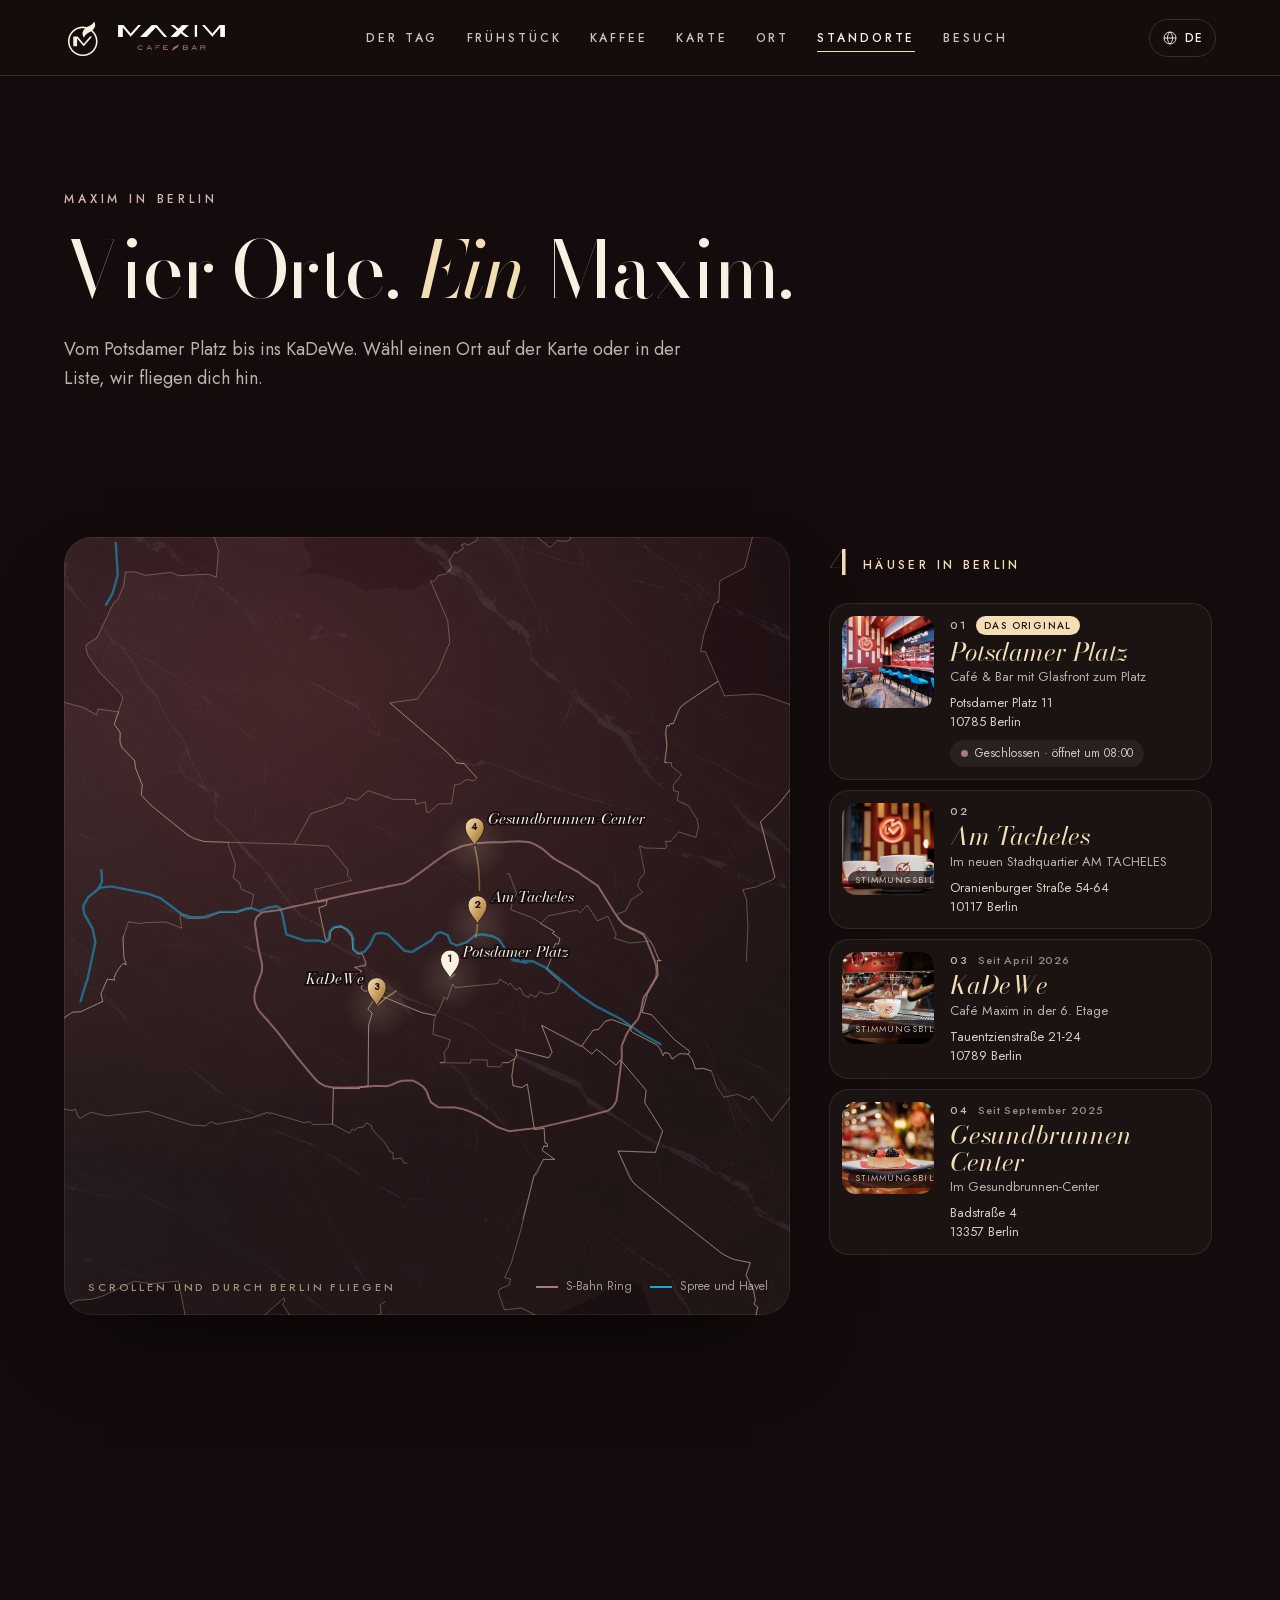
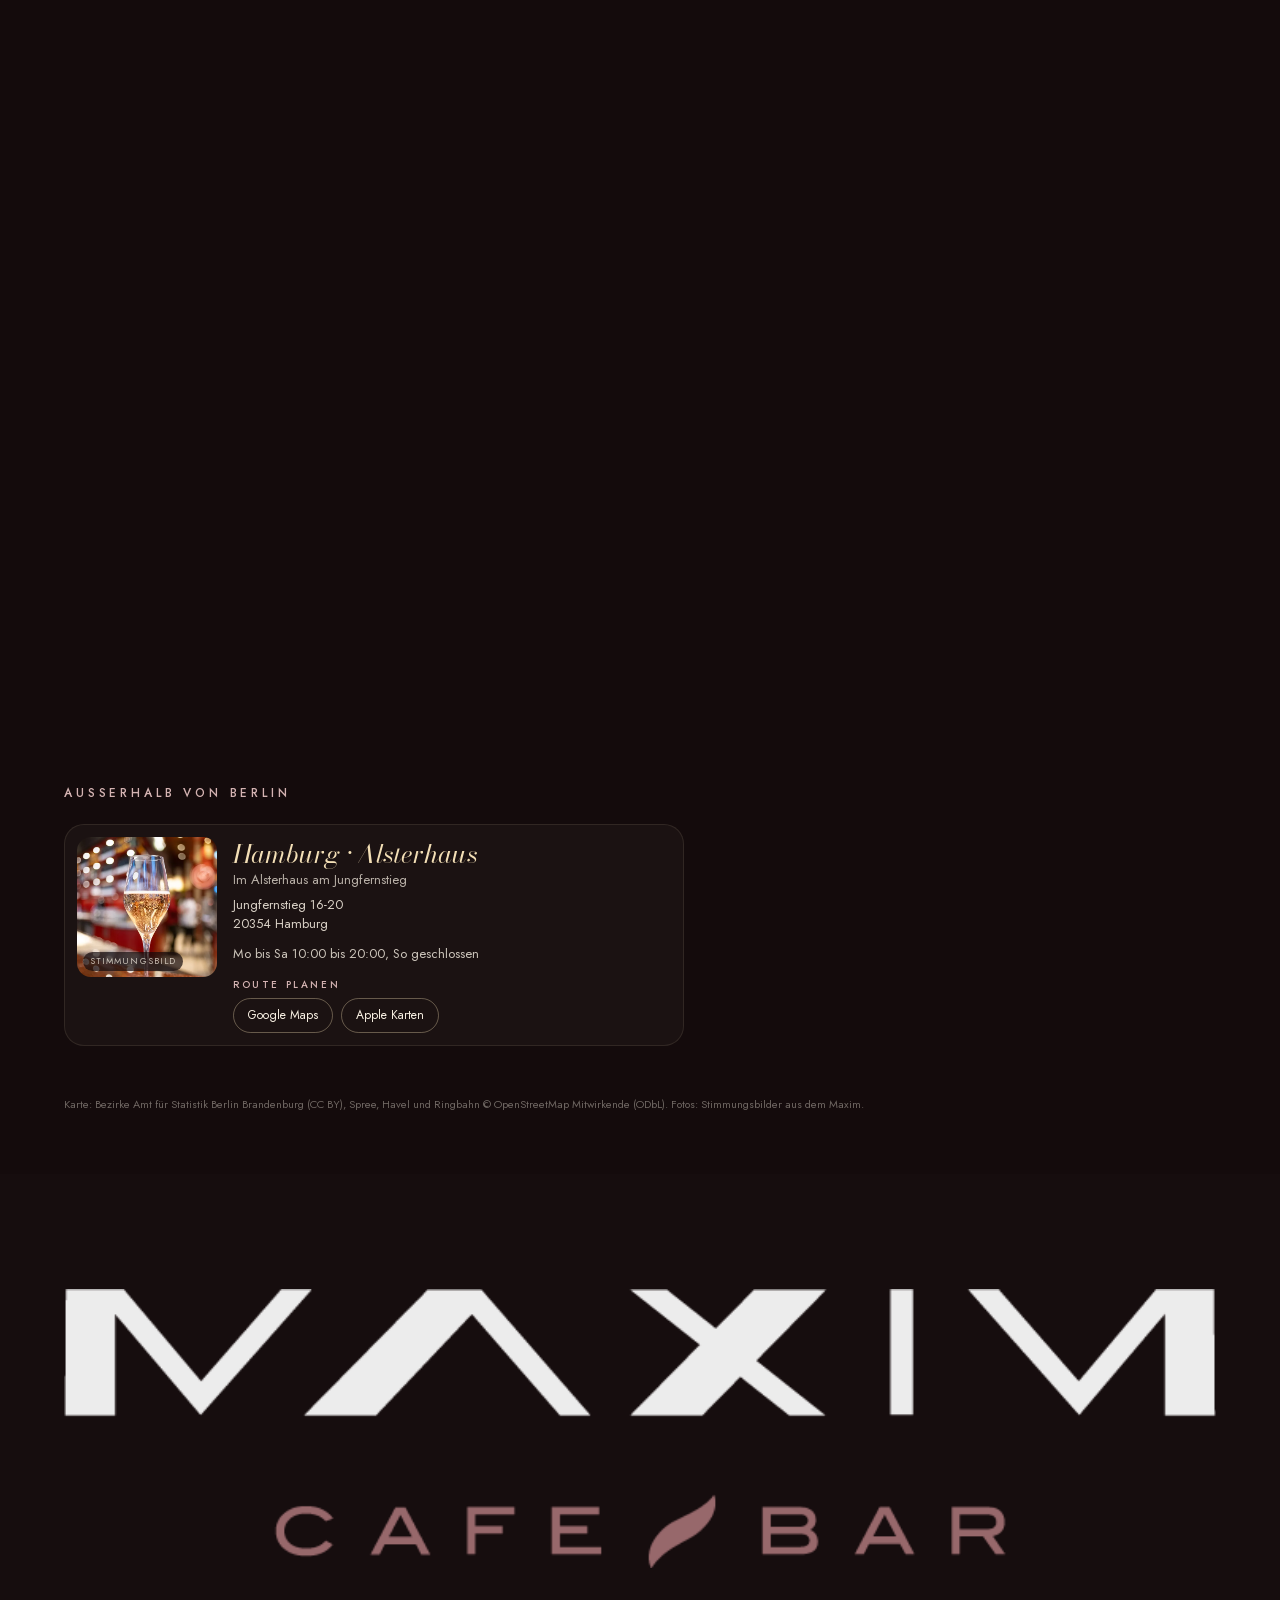
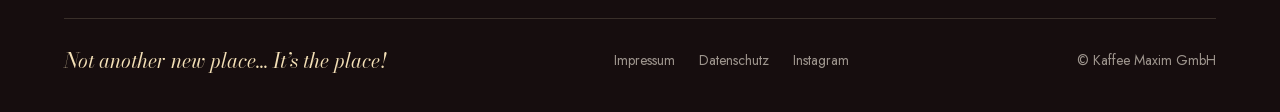
<file: standorte.html>
<!doctype html>
<html lang="de">
<head>
<meta charset="utf-8">
<script>
(function(){var L=["de","en","tr","ru","ar"],q=(location.search.match(/[?&]lang=(\w+)/)||[])[1],s;try{s=localStorage.getItem("maxim-lang")}catch(e){}var l=L.indexOf(q)>-1?q:(L.indexOf(s)>-1?s:"de");if(q&&L.indexOf(q)>-1){try{localStorage.setItem("maxim-lang",q)}catch(e){}}var d=document.documentElement;d.lang=l;if(l==="ar")d.dir="rtl";d.className="js";})();
</script>
<meta name="viewport" content="width=device-width, initial-scale=1, viewport-fit=cover">
<title>Standorte · Maxim Café & Bar Berlin</title>
<meta name="description" content="Alle Maxim Standorte in Berlin: Potsdamer Platz, Am Tacheles, KaDeWe und Gesundbrunnen-Center.">
<meta name="robots" content="noindex">
<meta name="theme-color" content="#52222a">
<meta property="og:title" content="Maxim Café & Bar · Standorte in Berlin">
<meta property="og:image" content="assets/img/og.jpg">
<link rel="icon" href="assets/img/logo.svg?v=5" type="image/svg+xml">
<link rel="stylesheet" href="css/fonts.css?v=1">
<script>if(document.documentElement.lang==="ru")document.write('<link rel="stylesheet" href="css/fonts-ru.css?v=1">');if(document.documentElement.lang==="ar")document.write('<link rel="stylesheet" href="css/fonts-ar.css?v=1">');</script>
<link rel="stylesheet" href="css/style.css?v=17">
</head>
<body class="page-loc">
<svg width="0" height="0" style="position:absolute" aria-hidden="true">
  <defs>
    <symbol id="maxim-m" viewBox="0 0 100 100">
      <path class="m-ring" d="M75.62 9.23 L75.59 9.23 L75.49 9.30 L75.35 9.45 L75.14 9.68 L74.88 9.99 L74.56 10.38 L74.19 10.85 L73.76 11.40 L73.28 12.02 L72.83 12.59 L72.42 13.10 L72.04 13.56 L71.70 13.97 L71.39 14.32 L71.12 14.61 L70.89 14.85 L70.69 15.03 L70.51 15.19 L70.34 15.34 L70.18 15.48 L70.03 15.60 L69.90 15.70 L69.78 15.78 L69.67 15.85 L69.58 15.90 L69.48 15.96 L69.38 16.02 L69.28 16.10 L69.18 16.17 L69.07 16.26 L68.96 16.35 L68.85 16.45 L68.73 16.55 L68.59 16.67 L68.43 16.80 L68.23 16.94 L68.01 17.09 L67.76 17.26 L67.49 17.44 L67.18 17.63 L66.86 17.83 L66.45 18.07 L65.95 18.34 L65.38 18.65 L64.72 18.99 L63.98 19.37 L63.15 19.79 L62.24 20.24 L61.26 20.72 L60.38 21.15 L59.62 21.53 L58.97 21.85 L58.44 22.12 L58.02 22.34 L57.71 22.51 L57.52 22.62 L57.44 22.67 L57.36 22.72 L57.28 22.77 L57.21 22.80 L57.13 22.83 L57.05 22.84 L56.97 22.85 L56.89 22.86 L56.82 22.85 L56.70 22.83 L56.55 22.81 L56.35 22.77 L56.12 22.71 L55.86 22.65 L55.55 22.57 L55.21 22.49 L54.83 22.39 L54.49 22.30 L54.18 22.23 L53.90 22.17 L53.67 22.12 L53.47 22.08 L53.30 22.05 L53.17 22.04 L53.08 22.04 L52.99 22.04 L52.90 22.03 L52.82 22.02 L52.74 22.01 L52.66 21.99 L52.58 21.97 L52.51 21.95 L52.45 21.92 L52.37 21.90 L52.29 21.88 L52.20 21.86 L52.10 21.85 L52.00 21.83 L51.89 21.82 L51.77 21.82 L51.65 21.81 L51.53 21.80 L51.42 21.79 L51.31 21.78 L51.22 21.76 L51.13 21.74 L51.05 21.72 L50.97 21.70 L50.90 21.67 L50.77 21.65 L50.57 21.62 L50.31 21.60 L49.99 21.57 L49.60 21.54 L49.14 21.52 L48.62 21.49 L48.04 21.47 L47.52 21.45 L47.05 21.43 L46.65 21.42 L46.31 21.41 L46.02 21.41 L45.80 21.42 L45.64 21.43 L45.53 21.45 L45.42 21.46 L45.31 21.47 L45.19 21.48 L45.07 21.48 L44.94 21.48 L44.81 21.48 L44.67 21.48 L44.53 21.48 L44.39 21.48 L44.25 21.48 L44.10 21.49 L43.95 21.50 L43.80 21.52 L43.65 21.54 L43.49 21.57 L43.34 21.60 L43.17 21.63 L43.00 21.66 L42.82 21.68 L42.64 21.70 L42.44 21.73 L42.24 21.75 L42.03 21.76 L41.81 21.78 L41.59 21.80 L41.37 21.82 L41.16 21.85 L40.95 21.89 L40.73 21.93 L40.52 21.97 L40.31 22.02 L40.10 22.07 L39.91 22.11 L39.74 22.15 L39.59 22.18 L39.45 22.21 L39.34 22.23 L39.24 22.24 L39.16 22.25 L39.09 22.25 L39.00 22.26 L38.86 22.29 L38.70 22.32 L38.49 22.37 L38.25 22.44 L37.98 22.51 L37.67 22.60 L37.33 22.70 L37.02 22.78 L36.75 22.86 L36.51 22.92 L36.30 22.97 L36.14 23.01 L36.00 23.04 L35.91 23.06 L35.84 23.07 L35.75 23.08 L35.63 23.11 L35.47 23.16 L35.29 23.22 L35.07 23.29 L34.83 23.37 L34.55 23.47 L34.24 23.58 L33.92 23.70 L33.59 23.83 L33.24 23.97 L32.88 24.13 L32.50 24.30 L32.11 24.48 L31.71 24.67 L31.29 24.87 L30.92 25.05 L30.59 25.21 L30.30 25.35 L30.05 25.46 L29.85 25.55 L29.69 25.61 L29.58 25.66 L29.51 25.68 L29.40 25.72 L29.27 25.79 L29.10 25.88 L28.91 25.99 L28.68 26.13 L28.43 26.29 L28.14 26.48 L27.82 26.69 L27.54 26.87 L27.28 27.03 L27.06 27.17 L26.88 27.29 L26.72 27.38 L26.60 27.45 L26.51 27.49 L26.45 27.51 L26.34 27.57 L26.19 27.67 L25.98 27.82 L25.73 28.00 L25.42 28.22 L25.07 28.48 L24.66 28.79 L24.21 29.13 L23.77 29.47 L23.35 29.81 L22.93 30.15 L22.54 30.49 L22.15 30.82 L21.78 31.15 L21.42 31.48 L21.08 31.81 L20.77 32.11 L20.49 32.39 L20.25 32.63 L20.04 32.86 L19.86 33.05 L19.71 33.22 L19.60 33.36 L19.52 33.47 L19.44 33.59 L19.36 33.70 L19.27 33.80 L19.18 33.91 L19.08 34.01 L18.99 34.11 L18.89 34.20 L18.78 34.30 L18.67 34.40 L18.57 34.52 L18.45 34.64 L18.34 34.78 L18.22 34.92 L18.10 35.08 L17.98 35.24 L17.85 35.42 L17.74 35.58 L17.63 35.73 L17.53 35.86 L17.43 35.98 L17.35 36.08 L17.27 36.17 L17.20 36.24 L17.14 36.30 L17.06 36.38 L16.97 36.48 L16.87 36.61 L16.76 36.76 L16.63 36.94 L16.49 37.14 L16.33 37.36 L16.17 37.60 L16.01 37.84 L15.85 38.08 L15.71 38.31 L15.57 38.54 L15.44 38.77 L15.32 38.99 L15.20 39.21 L15.09 39.42 L14.99 39.61 L14.90 39.79 L14.81 39.94 L14.74 40.07 L14.67 40.18 L14.61 40.28 L14.56 40.35 L14.52 40.40 L14.46 40.50 L14.37 40.66 L14.26 40.86 L14.13 41.12 L13.97 41.42 L13.79 41.78 L13.59 42.19 L13.37 42.65 L13.14 43.15 L12.91 43.70 L12.68 44.29 L12.44 44.93 L12.20 45.61 L11.96 46.34 L11.71 47.11 L11.46 47.93 L11.24 48.66 L11.05 49.30 L10.90 49.86 L10.77 50.32 L10.68 50.70 L10.61 50.99 L10.58 51.19 L10.58 51.31 L10.58 51.42 L10.57 51.52 L10.56 51.62 L10.55 51.72 L10.53 51.81 L10.51 51.90 L10.49 51.98 L10.47 52.06 L10.44 52.14 L10.42 52.22 L10.41 52.31 L10.39 52.40 L10.38 52.49 L10.38 52.58 L10.38 52.68 L10.38 52.78 L10.37 52.87 L10.37 52.97 L10.36 53.06 L10.34 53.14 L10.33 53.22 L10.31 53.30 L10.28 53.38 L10.26 53.45 L10.23 53.55 L10.21 53.67 L10.20 53.81 L10.18 53.98 L10.17 54.17 L10.16 54.38 L10.15 54.62 L10.14 54.88 L10.14 55.12 L10.12 55.33 L10.11 55.52 L10.10 55.69 L10.08 55.83 L10.06 55.95 L10.03 56.05 L10.01 56.12 L9.98 56.21 L9.96 56.33 L9.95 56.47 L9.93 56.63 L9.92 56.81 L9.91 57.01 L9.90 57.23 L9.89 57.48 L9.89 57.70 L9.89 57.90 L9.90 58.07 L9.90 58.22 L9.92 58.35 L9.93 58.45 L9.95 58.53 L9.97 58.59 L9.99 58.67 L10.00 58.77 L10.01 58.90 L10.01 59.04 L10.01 59.21 L10.01 59.40 L10.01 59.61 L9.99 59.85 L9.99 60.07 L9.99 60.28 L10.00 60.48 L10.01 60.67 L10.03 60.85 L10.06 61.02 L10.09 61.18 L10.12 61.32 L10.15 61.46 L10.18 61.60 L10.20 61.73 L10.22 61.86 L10.24 61.98 L10.25 62.10 L10.25 62.22 L10.25 62.33 L10.26 62.45 L10.27 62.60 L10.29 62.76 L10.32 62.95 L10.35 63.15 L10.39 63.36 L10.43 63.60 L10.48 63.86 L10.53 64.10 L10.57 64.34 L10.61 64.56 L10.65 64.78 L10.68 64.99 L10.70 65.18 L10.72 65.37 L10.74 65.55 L10.76 65.71 L10.78 65.86 L10.80 66.00 L10.83 66.12 L10.85 66.24 L10.89 66.34 L10.92 66.42 L10.96 66.49 L11.00 66.61 L11.06 66.77 L11.12 66.98 L11.19 67.22 L11.27 67.51 L11.37 67.85 L11.47 68.23 L11.58 68.65 L11.69 69.06 L11.80 69.46 L11.92 69.86 L12.05 70.24 L12.17 70.61 L12.30 70.97 L12.43 71.33 L12.57 71.67 L12.71 72.02 L12.85 72.37 L13.01 72.71 L13.16 73.07 L13.32 73.42 L13.49 73.78 L13.66 74.13 L13.84 74.49 L14.03 74.86 L14.23 75.24 L14.44 75.63 L14.66 76.03 L14.90 76.45 L15.15 76.87 L15.41 77.30 L15.68 77.74 L15.95 78.18 L16.23 78.61 L16.52 79.03 L16.81 79.44 L17.11 79.85 L17.41 80.25 L17.72 80.64 L18.03 81.03 L18.36 81.42 L18.70 81.81 L19.05 82.22 L19.42 82.63 L19.80 83.04 L20.19 83.46 L20.60 83.89 L21.02 84.32 L21.43 84.73 L21.82 85.11 L22.19 85.47 L22.55 85.80 L22.89 86.11 L23.21 86.39 L23.52 86.65 L23.81 86.89 L24.12 87.13 L24.46 87.38 L24.81 87.65 L25.18 87.92 L25.57 88.20 L25.99 88.49 L26.42 88.78 L26.87 89.09 L27.33 89.39 L27.79 89.68 L28.26 89.97 L28.74 90.24 L29.22 90.51 L29.70 90.77 L30.19 91.02 L30.68 91.27 L31.17 91.50 L31.65 91.73 L32.12 91.94 L32.59 92.15 L33.04 92.35 L33.49 92.53 L33.93 92.71 L34.36 92.88 L34.75 93.02 L35.09 93.15 L35.38 93.25 L35.63 93.34 L35.83 93.41 L35.99 93.45 L36.09 93.48 L36.16 93.48 L36.26 93.50 L36.42 93.54 L36.61 93.58 L36.86 93.65 L37.14 93.72 L37.47 93.81 L37.85 93.92 L38.27 94.04 L38.66 94.14 L39.01 94.24 L39.32 94.31 L39.60 94.38 L39.84 94.42 L40.04 94.46 L40.21 94.48 L40.34 94.48 L40.46 94.49 L40.57 94.50 L40.68 94.51 L40.77 94.53 L40.86 94.55 L40.94 94.57 L41.01 94.59 L41.07 94.62 L41.14 94.64 L41.21 94.66 L41.28 94.68 L41.36 94.69 L41.44 94.70 L41.53 94.71 L41.62 94.71 L41.71 94.71 L41.80 94.71 L41.89 94.72 L41.98 94.73 L42.06 94.74 L42.13 94.76 L42.21 94.78 L42.28 94.80 L42.35 94.83 L42.44 94.85 L42.56 94.87 L42.70 94.89 L42.87 94.91 L43.07 94.93 L43.29 94.94 L43.53 94.95 L43.80 94.96 L44.05 94.98 L44.27 94.99 L44.46 95.01 L44.62 95.02 L44.77 95.04 L44.88 95.07 L44.97 95.09 L45.03 95.12 L45.10 95.14 L45.16 95.15 L45.23 95.16 L45.31 95.16 L45.38 95.16 L45.46 95.15 L45.54 95.14 L45.62 95.11 L45.74 95.10 L45.90 95.09 L46.08 95.08 L46.30 95.08 L46.56 95.08 L46.85 95.09 L47.17 95.10 L47.53 95.11 L47.85 95.12 L48.13 95.13 L48.37 95.14 L48.56 95.14 L48.72 95.13 L48.83 95.12 L48.90 95.11 L48.93 95.10 L49.02 95.08 L49.17 95.06 L49.37 95.03 L49.63 95.00 L49.95 94.97 L50.32 94.93 L50.76 94.90 L51.24 94.85 L51.74 94.80 L52.25 94.74 L52.76 94.67 L53.28 94.59 L53.81 94.50 L54.35 94.40 L54.89 94.29 L55.44 94.17 L55.98 94.05 L56.50 93.92 L57.01 93.79 L57.51 93.66 L57.99 93.52 L58.45 93.38 L58.91 93.24 L59.34 93.09 L59.75 92.96 L60.11 92.83 L60.44 92.70 L60.74 92.59 L60.99 92.48 L61.22 92.38 L61.40 92.29 L61.55 92.21 L61.72 92.12 L61.90 92.03 L62.09 91.94 L62.30 91.84 L62.52 91.74 L62.76 91.64 L63.01 91.53 L63.28 91.42 L63.56 91.30 L63.85 91.17 L64.15 91.02 L64.47 90.86 L64.80 90.68 L65.15 90.49 L65.50 90.29 L65.87 90.08 L66.24 89.86 L66.61 89.63 L66.99 89.40 L67.36 89.16 L67.73 88.92 L68.10 88.66 L68.48 88.40 L68.85 88.14 L69.21 87.88 L69.53 87.64 L69.83 87.41 L70.11 87.19 L70.37 86.98 L70.60 86.78 L70.80 86.59 L70.99 86.41 L71.16 86.25 L71.31 86.10 L71.46 85.97 L71.59 85.86 L71.71 85.76 L71.82 85.68 L71.92 85.61 L72.00 85.56 L72.08 85.50 L72.15 85.45 L72.23 85.39 L72.29 85.32 L72.36 85.26 L72.42 85.19 L72.47 85.12 L72.53 85.05 L72.60 84.95 L72.70 84.84 L72.83 84.70 L72.98 84.54 L73.15 84.36 L73.34 84.16 L73.57 83.93 L73.81 83.69 L74.06 83.43 L74.31 83.17 L74.56 82.89 L74.82 82.59 L75.08 82.29 L75.35 81.98 L75.61 81.65 L75.89 81.31 L76.15 80.97 L76.41 80.63 L76.67 80.30 L76.92 79.96 L77.16 79.63 L77.40 79.29 L77.64 78.96 L77.86 78.62 L78.09 78.29 L78.30 77.97 L78.51 77.64 L78.70 77.32 L78.89 77.01 L79.08 76.69 L79.25 76.38 L79.42 76.08 L79.58 75.77 L79.74 75.46 L79.90 75.16 L80.05 74.85 L80.20 74.55 L80.35 74.25 L80.49 73.94 L80.63 73.64 L80.76 73.36 L80.88 73.09 L80.99 72.84 L81.08 72.61 L81.17 72.39 L81.24 72.20 L81.31 72.02 L81.36 71.86 L81.41 71.71 L81.46 71.57 L81.50 71.45 L81.55 71.33 L81.59 71.24 L81.63 71.15 L81.67 71.07 L81.71 71.01 L81.74 70.95 L81.77 70.89 L81.79 70.83 L81.81 70.77 L81.83 70.72 L81.84 70.66 L81.85 70.61 L81.86 70.56 L81.87 70.50 L81.88 70.44 L81.90 70.37 L81.92 70.29 L81.95 70.21 L81.98 70.12 L82.02 70.03 L82.06 69.93 L82.10 69.84 L82.13 69.75 L82.16 69.67 L82.18 69.59 L82.19 69.52 L82.20 69.46 L82.21 69.40 L82.21 69.35 L82.21 69.29 L82.22 69.23 L82.24 69.16 L82.26 69.08 L82.29 69.00 L82.32 68.91 L82.35 68.82 L82.40 68.72 L82.44 68.61 L82.47 68.50 L82.51 68.38 L82.54 68.25 L82.57 68.11 L82.60 67.96 L82.63 67.81 L82.66 67.65 L82.69 67.49 L82.72 67.33 L82.75 67.18 L82.79 67.03 L82.83 66.88 L82.87 66.73 L82.91 66.59 L82.96 66.45 L83.01 66.30 L83.05 66.15 L83.09 65.99 L83.12 65.83 L83.16 65.66 L83.19 65.48 L83.22 65.30 L83.24 65.11 L83.27 64.95 L83.29 64.79 L83.32 64.66 L83.34 64.55 L83.36 64.45 L83.38 64.37 L83.41 64.31 L83.43 64.27 L83.45 64.21 L83.46 64.14 L83.48 64.06 L83.49 63.95 L83.50 63.84 L83.51 63.71 L83.52 63.56 L83.52 63.40 L83.53 63.25 L83.54 63.12 L83.55 63.00 L83.56 62.90 L83.58 62.82 L83.60 62.74 L83.61 62.69 L83.64 62.65 L83.66 62.52 L83.68 62.31 L83.70 62.02 L83.72 61.65 L83.74 61.20 L83.76 60.66 L83.78 60.04 L83.80 59.34 L83.82 58.71 L83.83 58.17 L83.83 57.71 L83.83 57.34 L83.83 57.04 L83.82 56.83 L83.80 56.69 L83.78 56.64 L83.76 56.58 L83.75 56.51 L83.74 56.43 L83.73 56.33 L83.73 56.23 L83.72 56.12 L83.73 56.00 L83.73 55.87 L83.73 55.75 L83.73 55.64 L83.73 55.53 L83.72 55.44 L83.71 55.35 L83.69 55.27 L83.68 55.20 L83.66 55.14 L83.64 55.07 L83.62 55.00 L83.61 54.93 L83.61 54.86 L83.60 54.78 L83.60 54.71 L83.60 54.62 L83.61 54.54 L83.61 54.44 L83.60 54.32 L83.60 54.19 L83.58 54.04 L83.56 53.87 L83.54 53.69 L83.52 53.48 L83.48 53.27 L83.44 53.00 L83.38 52.70 L83.32 52.36 L83.24 51.97 L83.14 51.54 L83.04 51.06 L82.92 50.55 L82.79 49.99 L82.66 49.45 L82.52 48.92 L82.38 48.41 L82.24 47.92 L82.09 47.44 L81.94 46.98 L81.79 46.53 L81.63 46.10 L81.47 45.67 L81.31 45.25 L81.15 44.84 L80.99 44.43 L80.82 44.03 L80.65 43.64 L80.48 43.25 L80.31 42.87 L80.13 42.49 L79.94 42.11 L79.75 41.72 L79.55 41.34 L79.34 40.95 L79.13 40.56 L78.91 40.17 L78.68 39.78 L78.45 39.41 L78.23 39.05 L78.01 38.71 L77.79 38.38 L77.57 38.07 L77.36 37.77 L77.15 37.49 L76.94 37.22 L76.74 36.97 L76.57 36.74 L76.41 36.52 L76.26 36.32 L76.13 36.14 L76.02 35.97 L75.92 35.82 L75.83 35.68 L75.72 35.52 L75.57 35.33 L75.40 35.10 L75.19 34.85 L74.95 34.58 L74.68 34.27 L74.38 33.93 L74.04 33.57 L73.72 33.22 L73.42 32.90 L73.13 32.60 L72.86 32.32 L72.60 32.07 L72.36 31.83 L72.13 31.62 L71.91 31.42 L71.73 31.25 L71.57 31.10 L71.44 30.97 L71.33 30.86 L71.26 30.76 L71.21 30.69 L71.18 30.64 L71.19 30.61 L71.23 30.54 L71.31 30.44 L71.43 30.29 L71.59 30.11 L71.78 29.90 L72.01 29.64 L72.28 29.35 L72.59 29.02 L72.88 28.70 L73.16 28.39 L73.43 28.08 L73.68 27.78 L73.92 27.49 L74.15 27.21 L74.36 26.93 L74.56 26.66 L74.75 26.39 L74.93 26.12 L75.11 25.86 L75.28 25.60 L75.45 25.34 L75.61 25.09 L75.76 24.83 L75.91 24.58 L76.05 24.32 L76.20 24.04 L76.34 23.75 L76.48 23.44 L76.63 23.12 L76.77 22.78 L76.91 22.43 L77.05 22.07 L77.17 21.74 L77.28 21.43 L77.37 21.17 L77.44 20.93 L77.49 20.72 L77.52 20.55 L77.54 20.41 L77.54 20.30 L77.54 20.19 L77.55 20.09 L77.56 20.00 L77.57 19.91 L77.59 19.82 L77.61 19.74 L77.63 19.66 L77.66 19.59 L77.68 19.47 L77.71 19.31 L77.73 19.10 L77.74 18.85 L77.76 18.56 L77.77 18.22 L77.79 17.84 L77.80 17.41 L77.80 17.01 L77.80 16.65 L77.79 16.31 L77.78 16.00 L77.76 15.73 L77.74 15.48 L77.71 15.26 L77.67 15.07 L77.62 14.85 L77.56 14.60 L77.48 14.32 L77.39 14.00 L77.28 13.65 L77.16 13.26 L77.03 12.85 L76.89 12.40 L76.76 12.00 L76.65 11.66 L76.56 11.36 L76.48 11.11 L76.43 10.91 L76.39 10.77 L76.38 10.67 L76.38 10.62 L76.37 10.56 L76.35 10.49 L76.32 10.40 L76.28 10.30 L76.23 10.19 L76.17 10.07 L76.10 9.93 L76.02 9.78 L75.95 9.65 L75.88 9.53 L75.82 9.43 L75.76 9.36 L75.71 9.30 L75.66 9.26Z M47.54 25.49 L48.04 25.51 L48.51 25.54 L48.93 25.56 L49.32 25.60 L49.68 25.63 L49.99 25.67 L50.28 25.72 L50.52 25.77 L50.73 25.82 L50.93 25.86 L51.11 25.90 L51.28 25.94 L51.45 25.97 L51.60 25.99 L51.73 26.01 L51.86 26.02 L51.97 26.02 L52.08 26.03 L52.17 26.04 L52.25 26.05 L52.32 26.06 L52.37 26.08 L52.42 26.10 L52.45 26.11 L52.47 26.14 L52.49 26.16 L52.50 26.18 L52.50 26.21 L52.51 26.24 L52.50 26.27 L52.50 26.30 L52.49 26.34 L52.47 26.37 L52.45 26.41 L52.42 26.45 L52.38 26.50 L52.33 26.54 L52.28 26.59 L52.21 26.65 L52.14 26.70 L52.07 26.76 L51.97 26.84 L51.86 26.94 L51.73 27.07 L51.58 27.23 L51.42 27.41 L51.24 27.61 L51.04 27.83 L50.83 28.08 L50.62 28.34 L50.41 28.60 L50.21 28.86 L50.01 29.12 L49.81 29.39 L49.62 29.67 L49.43 29.94 L49.24 30.22 L49.06 30.50 L48.89 30.77 L48.72 31.03 L48.57 31.29 L48.42 31.54 L48.28 31.79 L48.15 32.03 L48.02 32.26 L47.90 32.51 L47.77 32.76 L47.65 33.02 L47.53 33.30 L47.42 33.58 L47.30 33.87 L47.18 34.18 L47.07 34.49 L46.96 34.78 L46.87 35.04 L46.79 35.28 L46.72 35.49 L46.66 35.68 L46.61 35.85 L46.58 35.98 L46.55 36.10 L46.53 36.27 L46.50 36.50 L46.48 36.78 L46.46 37.12 L46.45 37.52 L46.43 37.98 L46.42 38.49 L46.41 39.05 L46.41 39.57 L46.41 40.04 L46.41 40.46 L46.42 40.84 L46.44 41.16 L46.46 41.44 L46.48 41.66 L46.52 41.84 L46.55 42.02 L46.60 42.21 L46.64 42.40 L46.70 42.60 L46.76 42.80 L46.83 43.01 L46.90 43.22 L46.98 43.44 L47.08 43.70 L47.20 44.00 L47.34 44.34 L47.50 44.72 L47.69 45.14 L47.90 45.60 L48.12 46.10 L48.38 46.65 L48.60 47.12 L48.79 47.53 L48.95 47.88 L49.09 48.16 L49.20 48.38 L49.27 48.53 L49.32 48.61 L49.34 48.64 L49.37 48.65 L49.40 48.66 L49.43 48.67 L49.47 48.67 L49.52 48.67 L49.56 48.66 L49.62 48.65 L49.67 48.64 L49.75 48.58 L49.85 48.48 L49.98 48.33 L50.12 48.14 L50.28 47.91 L50.47 47.63 L50.68 47.31 L50.91 46.94 L51.12 46.60 L51.32 46.28 L51.50 45.97 L51.67 45.69 L51.82 45.43 L51.95 45.19 L52.07 44.97 L52.18 44.78 L52.28 44.58 L52.40 44.39 L52.51 44.21 L52.63 44.02 L52.75 43.85 L52.87 43.67 L53.00 43.50 L53.13 43.33 L53.28 43.15 L53.45 42.95 L53.64 42.74 L53.86 42.51 L54.09 42.27 L54.35 42.01 L54.62 41.73 L54.92 41.44 L55.22 41.15 L55.52 40.87 L55.83 40.60 L56.13 40.33 L56.44 40.07 L56.76 39.81 L57.07 39.56 L57.39 39.32 L57.69 39.09 L57.98 38.87 L58.26 38.67 L58.53 38.49 L58.78 38.33 L59.02 38.17 L59.25 38.04 L59.46 37.92 L59.67 37.80 L59.87 37.68 L60.07 37.56 L60.26 37.44 L60.45 37.32 L60.63 37.20 L60.81 37.08 L60.98 36.96 L61.22 36.81 L61.51 36.63 L61.87 36.42 L62.29 36.18 L62.78 35.91 L63.33 35.61 L63.93 35.28 L64.61 34.92 L65.20 34.60 L65.72 34.32 L66.15 34.08 L66.51 33.88 L66.79 33.72 L67.00 33.60 L67.12 33.52 L67.17 33.48 L67.22 33.44 L67.26 33.41 L67.31 33.38 L67.35 33.35 L67.39 33.33 L67.44 33.31 L67.48 33.30 L67.52 33.29 L67.57 33.28 L67.62 33.29 L67.68 33.30 L67.74 33.32 L67.81 33.34 L67.88 33.37 L67.96 33.41 L68.04 33.46 L68.12 33.51 L68.19 33.56 L68.26 33.61 L68.32 33.65 L68.37 33.71 L68.42 33.76 L68.46 33.81 L68.50 33.86 L68.54 33.92 L68.60 33.98 L68.67 34.04 L68.74 34.11 L68.83 34.18 L68.92 34.25 L69.03 34.33 L69.14 34.42 L69.29 34.54 L69.46 34.70 L69.67 34.90 L69.90 35.13 L70.17 35.41 L70.47 35.72 L70.80 36.08 L71.16 36.47 L71.51 36.86 L71.85 37.25 L72.19 37.65 L72.52 38.05 L72.84 38.45 L73.15 38.85 L73.46 39.26 L73.75 39.66 L74.05 40.08 L74.34 40.52 L74.63 40.97 L74.91 41.43 L75.20 41.91 L75.48 42.40 L75.76 42.91 L76.03 43.43 L76.30 43.94 L76.54 44.44 L76.78 44.92 L77.00 45.40 L77.21 45.87 L77.40 46.32 L77.58 46.76 L77.75 47.20 L77.91 47.64 L78.07 48.09 L78.22 48.55 L78.37 49.02 L78.51 49.50 L78.65 49.99 L78.79 50.49 L78.92 51.01 L79.03 51.46 L79.13 51.86 L79.21 52.20 L79.27 52.48 L79.32 52.71 L79.35 52.88 L79.36 52.99 L79.35 53.05 L79.35 53.13 L79.36 53.25 L79.38 53.39 L79.40 53.56 L79.43 53.76 L79.47 53.98 L79.52 54.23 L79.57 54.52 L79.61 54.78 L79.65 55.04 L79.68 55.28 L79.71 55.50 L79.73 55.72 L79.74 55.92 L79.75 56.10 L79.75 56.27 L79.75 56.43 L79.76 56.56 L79.76 56.68 L79.77 56.79 L79.78 56.87 L79.79 56.94 L79.80 56.98 L79.82 57.02 L79.83 57.08 L79.84 57.17 L79.85 57.30 L79.85 57.45 L79.85 57.64 L79.85 57.86 L79.84 58.11 L79.83 58.39 L79.82 58.64 L79.82 58.87 L79.82 59.07 L79.83 59.24 L79.83 59.38 L79.85 59.49 L79.86 59.58 L79.89 59.63 L79.90 59.69 L79.91 59.76 L79.91 59.83 L79.91 59.90 L79.90 59.98 L79.89 60.06 L79.87 60.14 L79.84 60.23 L79.82 60.34 L79.80 60.47 L79.78 60.62 L79.76 60.79 L79.75 60.98 L79.74 61.19 L79.73 61.42 L79.73 61.67 L79.72 61.91 L79.70 62.15 L79.68 62.37 L79.65 62.60 L79.62 62.81 L79.59 63.02 L79.54 63.22 L79.50 63.41 L79.46 63.59 L79.42 63.76 L79.39 63.92 L79.37 64.06 L79.35 64.20 L79.34 64.32 L79.33 64.43 L79.33 64.53 L79.32 64.68 L79.29 64.87 L79.24 65.11 L79.18 65.40 L79.11 65.74 L79.02 66.12 L78.91 66.55 L78.79 67.03 L78.67 67.51 L78.54 67.97 L78.40 68.44 L78.25 68.90 L78.10 69.35 L77.94 69.80 L77.77 70.24 L77.60 70.68 L77.43 71.10 L77.27 71.50 L77.11 71.88 L76.95 72.24 L76.79 72.59 L76.64 72.92 L76.49 73.23 L76.34 73.52 L76.19 73.82 L76.03 74.12 L75.87 74.42 L75.70 74.73 L75.52 75.05 L75.33 75.37 L75.14 75.69 L74.94 76.02 L74.74 76.35 L74.53 76.67 L74.31 77.00 L74.08 77.32 L73.85 77.65 L73.60 77.97 L73.36 78.30 L73.10 78.62 L72.86 78.92 L72.63 79.20 L72.41 79.46 L72.21 79.69 L72.02 79.90 L71.84 80.09 L71.68 80.26 L71.53 80.41 L71.38 80.55 L71.23 80.71 L71.09 80.86 L70.94 81.02 L70.80 81.17 L70.66 81.34 L70.53 81.50 L70.39 81.67 L70.24 81.84 L70.07 82.03 L69.88 82.23 L69.67 82.43 L69.44 82.65 L69.20 82.87 L68.93 83.11 L68.65 83.35 L68.39 83.58 L68.14 83.78 L67.92 83.96 L67.71 84.13 L67.52 84.27 L67.35 84.40 L67.19 84.50 L67.06 84.58 L66.93 84.66 L66.81 84.74 L66.70 84.82 L66.60 84.90 L66.51 84.97 L66.42 85.04 L66.35 85.11 L66.28 85.18 L66.20 85.25 L66.11 85.33 L66.01 85.41 L65.90 85.50 L65.77 85.59 L65.64 85.68 L65.49 85.78 L65.34 85.89 L65.19 85.98 L65.06 86.06 L64.94 86.14 L64.82 86.20 L64.72 86.25 L64.63 86.29 L64.55 86.32 L64.49 86.34 L64.42 86.37 L64.36 86.39 L64.31 86.42 L64.26 86.45 L64.21 86.48 L64.16 86.51 L64.12 86.54 L64.09 86.58 L64.04 86.62 L63.98 86.66 L63.92 86.70 L63.84 86.75 L63.76 86.79 L63.66 86.84 L63.56 86.89 L63.44 86.94 L63.34 86.99 L63.24 87.04 L63.15 87.09 L63.07 87.14 L63.00 87.18 L62.93 87.23 L62.88 87.27 L62.83 87.31 L62.78 87.35 L62.73 87.39 L62.68 87.42 L62.63 87.45 L62.58 87.47 L62.52 87.49 L62.47 87.51 L62.41 87.53 L62.33 87.56 L62.22 87.61 L62.08 87.67 L61.92 87.75 L61.73 87.84 L61.52 87.95 L61.28 88.08 L61.01 88.22 L60.73 88.36 L60.43 88.50 L60.11 88.64 L59.77 88.79 L59.42 88.93 L59.05 89.07 L58.66 89.22 L58.26 89.36 L57.86 89.50 L57.47 89.63 L57.10 89.76 L56.73 89.88 L56.37 89.99 L56.02 90.09 L55.68 90.18 L55.36 90.27 L55.01 90.36 L54.65 90.45 L54.27 90.53 L53.88 90.61 L53.47 90.70 L53.05 90.78 L52.60 90.86 L52.15 90.93 L51.73 91.00 L51.35 91.06 L51.01 91.11 L50.72 91.15 L50.46 91.18 L50.24 91.20 L50.07 91.21 L49.93 91.21 L49.81 91.21 L49.70 91.21 L49.60 91.22 L49.51 91.23 L49.44 91.24 L49.38 91.25 L49.33 91.26 L49.29 91.28 L49.24 91.29 L49.16 91.30 L49.07 91.31 L48.96 91.32 L48.83 91.32 L48.68 91.32 L48.51 91.32 L48.32 91.31 L48.15 91.31 L48.00 91.31 L47.87 91.31 L47.76 91.32 L47.67 91.32 L47.59 91.33 L47.54 91.35 L47.50 91.36 L47.41 91.37 L47.27 91.38 L47.08 91.38 L46.83 91.38 L46.53 91.37 L46.18 91.36 L45.77 91.34 L45.31 91.32 L44.91 91.30 L44.55 91.28 L44.25 91.26 L44.00 91.24 L43.80 91.22 L43.66 91.20 L43.56 91.18 L43.52 91.16 L43.46 91.14 L43.39 91.12 L43.31 91.11 L43.20 91.09 L43.09 91.08 L42.96 91.07 L42.81 91.07 L42.65 91.06 L42.50 91.05 L42.36 91.04 L42.24 91.03 L42.13 91.01 L42.03 90.99 L41.94 90.97 L41.86 90.95 L41.80 90.92 L41.72 90.90 L41.62 90.87 L41.50 90.84 L41.36 90.81 L41.20 90.78 L41.02 90.75 L40.82 90.72 L40.60 90.69 L40.40 90.66 L40.21 90.63 L40.04 90.59 L39.88 90.55 L39.74 90.52 L39.61 90.48 L39.51 90.44 L39.41 90.40 L39.31 90.36 L39.20 90.32 L39.08 90.28 L38.95 90.24 L38.81 90.21 L38.66 90.17 L38.50 90.14 L38.33 90.11 L38.14 90.06 L37.91 90.01 L37.65 89.93 L37.35 89.85 L37.03 89.75 L36.68 89.63 L36.29 89.51 L35.88 89.37 L35.44 89.21 L35.00 89.04 L34.54 88.85 L34.07 88.64 L33.59 88.42 L33.09 88.18 L32.58 87.93 L32.05 87.66 L31.55 87.39 L31.07 87.14 L30.62 86.89 L30.20 86.66 L29.80 86.43 L29.43 86.21 L29.08 86.00 L28.76 85.79 L28.45 85.60 L28.15 85.40 L27.87 85.21 L27.60 85.03 L27.35 84.85 L27.10 84.67 L26.88 84.50 L26.66 84.33 L26.44 84.15 L26.20 83.96 L25.95 83.75 L25.69 83.52 L25.42 83.29 L25.14 83.03 L24.84 82.77 L24.53 82.48 L24.23 82.20 L23.93 81.91 L23.64 81.62 L23.34 81.32 L23.06 81.02 L22.77 80.71 L22.49 80.41 L22.22 80.09 L21.95 79.79 L21.69 79.48 L21.43 79.18 L21.19 78.89 L20.95 78.60 L20.72 78.31 L20.50 78.03 L20.29 77.76 L20.09 77.49 L19.90 77.24 L19.73 76.99 L19.57 76.76 L19.43 76.53 L19.29 76.32 L19.18 76.12 L19.07 75.92 L18.97 75.74 L18.87 75.56 L18.77 75.39 L18.67 75.23 L18.57 75.08 L18.48 74.93 L18.38 74.79 L18.29 74.66 L18.20 74.54 L18.13 74.43 L18.07 74.34 L18.02 74.25 L17.97 74.17 L17.94 74.10 L17.92 74.04 L17.91 74.00 L17.88 73.91 L17.82 73.78 L17.75 73.62 L17.65 73.41 L17.53 73.17 L17.38 72.88 L17.22 72.56 L17.03 72.19 L16.85 71.84 L16.69 71.50 L16.53 71.17 L16.39 70.85 L16.25 70.54 L16.12 70.24 L16.01 69.95 L15.91 69.67 L15.80 69.38 L15.69 69.07 L15.59 68.74 L15.48 68.40 L15.37 68.04 L15.25 67.66 L15.14 67.27 L15.03 66.86 L14.92 66.47 L14.83 66.12 L14.76 65.79 L14.69 65.50 L14.64 65.23 L14.60 64.99 L14.57 64.78 L14.55 64.60 L14.53 64.41 L14.51 64.22 L14.48 64.02 L14.45 63.82 L14.41 63.62 L14.37 63.41 L14.32 63.19 L14.27 62.97 L14.22 62.75 L14.18 62.51 L14.14 62.27 L14.10 62.03 L14.07 61.77 L14.05 61.51 L14.03 61.24 L14.01 60.97 L14.00 60.72 L13.98 60.50 L13.97 60.32 L13.95 60.16 L13.93 60.04 L13.92 59.94 L13.90 59.87 L13.89 59.84 L13.88 59.73 L13.87 59.55 L13.86 59.31 L13.86 58.99 L13.87 58.61 L13.88 58.15 L13.89 57.63 L13.90 57.04 L13.92 56.49 L13.95 56.01 L13.97 55.57 L14.01 55.18 L14.04 54.85 L14.08 54.57 L14.12 54.34 L14.17 54.16 L14.21 53.99 L14.25 53.81 L14.28 53.64 L14.30 53.47 L14.33 53.31 L14.34 53.14 L14.35 52.98 L14.36 52.82 L14.37 52.66 L14.38 52.51 L14.40 52.36 L14.42 52.22 L14.45 52.09 L14.48 51.96 L14.52 51.83 L14.56 51.71 L14.61 51.55 L14.67 51.36 L14.73 51.13 L14.79 50.86 L14.87 50.56 L14.95 50.21 L15.04 49.83 L15.13 49.42 L15.22 49.02 L15.32 48.64 L15.41 48.28 L15.51 47.95 L15.60 47.63 L15.69 47.33 L15.79 47.05 L15.88 46.79 L15.99 46.50 L16.11 46.20 L16.25 45.88 L16.40 45.53 L16.56 45.16 L16.74 44.77 L16.94 44.36 L17.15 43.93 L17.35 43.52 L17.54 43.14 L17.74 42.78 L17.92 42.44 L18.10 42.13 L18.27 41.84 L18.44 41.58 L18.60 41.34 L18.74 41.12 L18.87 40.93 L18.98 40.76 L19.07 40.62 L19.14 40.50 L19.19 40.41 L19.22 40.34 L19.24 40.29 L19.28 40.21 L19.35 40.09 L19.45 39.94 L19.58 39.75 L19.74 39.53 L19.92 39.27 L20.13 38.98 L20.37 38.65 L20.60 38.34 L20.84 38.04 L21.06 37.75 L21.28 37.49 L21.50 37.23 L21.71 36.99 L21.92 36.77 L22.12 36.56 L22.30 36.37 L22.46 36.21 L22.60 36.06 L22.71 35.93 L22.81 35.82 L22.88 35.74 L22.92 35.67 L22.95 35.62 L23.01 35.55 L23.09 35.46 L23.20 35.35 L23.35 35.21 L23.52 35.06 L23.72 34.88 L23.95 34.67 L24.21 34.45 L24.45 34.25 L24.65 34.07 L24.83 33.90 L24.98 33.76 L25.11 33.64 L25.20 33.54 L25.27 33.47 L25.31 33.41 L25.39 33.33 L25.50 33.22 L25.65 33.09 L25.84 32.94 L26.06 32.76 L26.31 32.56 L26.61 32.33 L26.93 32.08 L27.28 31.83 L27.64 31.58 L28.02 31.32 L28.42 31.06 L28.83 30.79 L29.26 30.53 L29.71 30.26 L30.17 29.99 L30.62 29.73 L31.06 29.49 L31.48 29.26 L31.89 29.04 L32.28 28.84 L32.66 28.65 L33.03 28.48 L33.39 28.32 L33.71 28.17 L34.00 28.04 L34.26 27.93 L34.50 27.84 L34.70 27.76 L34.87 27.70 L35.01 27.66 L35.12 27.63 L35.23 27.60 L35.34 27.57 L35.45 27.54 L35.55 27.50 L35.66 27.45 L35.77 27.41 L35.88 27.36 L35.99 27.31 L36.15 27.25 L36.34 27.18 L36.59 27.10 L36.87 27.01 L37.20 26.92 L37.58 26.82 L38.00 26.71 L38.46 26.59 L38.89 26.48 L39.27 26.39 L39.62 26.30 L39.94 26.24 L40.21 26.18 L40.45 26.14 L40.65 26.11 L40.81 26.10 L40.98 26.08 L41.16 26.05 L41.35 26.02 L41.55 25.99 L41.76 25.95 L41.98 25.91 L42.21 25.86 L42.45 25.81 L42.68 25.76 L42.90 25.72 L43.10 25.69 L43.29 25.67 L43.47 25.65 L43.63 25.65 L43.78 25.64 L43.92 25.65 L44.07 25.65 L44.22 25.65 L44.37 25.64 L44.53 25.62 L44.69 25.61 L44.85 25.58 L45.02 25.56 L45.19 25.53 L45.40 25.50 L45.66 25.48 L45.95 25.47 L46.29 25.47 L46.66 25.47 L47.08 25.48Z" fill="currentColor" fill-rule="evenodd"/>
      <path class="m-m" d="M23.29 70.83 L32.67 70.83 L32.79 51.29 L48.42 70.04 L49.42 70.75 L70.62 46.46 L64.88 46.46 L49.92 63.96 L49.17 64.25 L34.21 46.21 L23.29 46.21 L23.00 50.29Z" fill="currentColor"/>
    </symbol>
  </defs>
</svg>
<header class="nav is-solid" data-nav>
  <a class="nav-brand" href="index.html" aria-label="Maxim Café & Bar" data-i18n-a="aria-label:nav.home">
    <svg class="nav-m" viewBox="0 0 100 100" aria-hidden="true"><use href="#maxim-m"/></svg>
    <img class="nav-word" src="assets/img/wordmark.png" alt="" width="727" height="176">
  </a>
  <nav class="nav-links" aria-label="Hauptnavigation" data-i18n-a="aria-label:nav.label">
    <a href="index.html#tag" data-i18n="nav.day">Der Tag</a>
    <a href="index.html#fruehstueck" data-i18n="nav.breakfast">Frühstück</a>
    <a href="index.html#labor" data-i18n="nav.coffee">Kaffee</a>
    <a href="index.html#karte" data-i18n="nav.menu">Karte</a>
    <a href="index.html#ort" data-i18n="nav.place">Ort</a>
    <a href="standorte.html" class="is-active" aria-current="page" data-i18n="nav.locations">Standorte</a>
    <a href="index.html#besuch" data-i18n="nav.visit">Besuch</a>
  </nav>
  <div class="nav-right">
    <div class="lang">
      <button class="lang-toggle" type="button" aria-expanded="false" aria-label="Sprache wählen" data-i18n-a="aria-label:lang.label">
        <svg viewBox="0 0 24 24" aria-hidden="true"><circle cx="12" cy="12" r="9" fill="none" stroke="currentColor" stroke-width="1.4"/><path d="M3 12h18M12 3c2.6 2.6 3.8 5.6 3.8 9s-1.2 6.4-3.8 9c-2.6-2.6-3.8-5.6-3.8-9S9.4 5.6 12 3z" fill="none" stroke="currentColor" stroke-width="1.4"/></svg>
        <span data-lang-current>DE</span>
      </button>
      <ul class="lang-menu">
        <li><a href="?lang=de" data-lang="de" lang="de">Deutsch</a></li>
        <li><a href="?lang=en" data-lang="en" lang="en">English</a></li>
        <li><a href="?lang=tr" data-lang="tr" lang="tr">Türkçe</a></li>
        <li><a href="?lang=ru" data-lang="ru" lang="ru">Русский</a></li>
        <li><a href="?lang=ar" data-lang="ar" lang="ar" dir="rtl">العربية</a></li>
      </ul>
    </div>
    <button class="burger" type="button" aria-expanded="false" aria-controls="mobile-menu" aria-label="Menü öffnen" data-i18n-a="aria-label:js.menuOpen"><span></span><span></span></button>
  </div>
</header>
<div class="mmenu" id="mobile-menu" hidden>
  <nav>
    <a href="index.html#tag"><small>01</small><span data-i18n="nav.day">Der Tag</span></a>
    <a href="index.html#fruehstueck"><small>02</small><span data-i18n="nav.breakfast">Frühstück</span></a>
    <a href="index.html#labor"><small>03</small><span data-i18n="nav.coffee">Kaffee</span></a>
    <a href="index.html#karte"><small>04</small><span data-i18n="nav.menu">Karte</span></a>
    <a href="index.html#ort"><small>05</small><span data-i18n="nav.place">Ort</span></a>
    <a href="standorte.html" aria-current="page"><small>06</small><span data-i18n="nav.locations">Standorte</span></a>
    <a href="index.html#besuch"><small>07</small><span data-i18n="nav.visit">Besuch</span></a>
  </nav>
  <div class="mmenu-langs">
    <a href="?lang=de" data-lang="de">DE</a><a href="?lang=en" data-lang="en">EN</a><a href="?lang=tr" data-lang="tr">TR</a><a href="?lang=ru" data-lang="ru">RU</a><a href="?lang=ar" data-lang="ar">AR</a>
  </div>
  <p class="mmenu-foot">Maxim Café &amp; Bar · Berlin</p>
</div>

<main class="loc" id="top">
  <!-- Kopf -->
  <section class="loc-head">
    <p class="kicker" data-i18n="loc.kicker">Maxim in Berlin</p>
    <h1 class="sec-title loc-title" data-i18n="loc.title">Vier Orte. <em>Ein</em> Maxim.</h1>
    <p class="sec-lead" data-i18n="loc.lead">Vom Potsdamer Platz bis ins KaDeWe. Wähl einen Ort auf der Karte oder in der Liste, wir fliegen dich hin.</p>
  </section>

  <!-- Karte und Liste: beim Scrollen fliegt die Kamera von Haus zu Haus -->
  <section class="loc-stage" data-loc>
    <div class="loc-pin">
      <div class="loc-map" data-loc-map aria-label="Karte der Maxim Standorte in Berlin" data-i18n-a="aria-label:loc.maplabel" role="img">
        <svg viewBox="0 0 1000 833" preserveAspectRatio="xMidYMid meet" data-loc-svg>
          <defs>
            <radialGradient id="locGlow" cx="50%" cy="50%" r="50%"><stop offset="0" stop-color="#f3dfb6" stop-opacity=".55"/><stop offset="1" stop-color="#f3dfb6" stop-opacity="0"/></radialGradient>
            <linearGradient id="locGold" x1="0" y1="0" x2="1" y2="1"><stop offset="0" stop-color="#f7e6bb"/><stop offset=".55" stop-color="#c79d5e"/><stop offset="1" stop-color="#8d6631"/></linearGradient>
          </defs>
          <g data-loc-cam>
            <g class="loc-bezirke" data-loc-bezirke></g>
            <path class="loc-fluss" data-loc-fluss d=""/>
            <path class="loc-ring" data-loc-ring d=""/>
            <g class="loc-lines" data-loc-lines></g>
            <g class="loc-pins" data-loc-pins></g>
          </g>
        </svg>
        <p class="loc-hint" data-i18n="loc.scroll">Scrollen und durch Berlin fliegen</p>
        <div class="loc-legend"><span class="lg-ring"></span><span data-i18n="loc.legend.ring">S-Bahn Ring</span><span class="lg-fluss"></span><span data-i18n="loc.legend.fluss">Spree und Havel</span></div>
      </div>
      <div class="loc-side">
        <p class="loc-count"><b data-loc-count>4</b> <span data-i18n="loc.list">Häuser in Berlin</span></p>
        <ol class="loc-list" data-loc-list></ol>
      </div>
    </div>
  </section>

  <!-- Außerhalb von Berlin -->
  <section class="loc-out">
    <p class="kicker" data-i18n="loc.outside">Außerhalb von Berlin</p>
    <div class="loc-out-cards" data-loc-out></div>
  </section>

  <p class="loc-credit" data-i18n="loc.credit">Karte: Bezirke Amt für Statistik Berlin Brandenburg (CC BY), Spree, Havel und Ringbahn © OpenStreetMap Mitwirkende (ODbL). Fotos: Stimmungsbilder aus dem Maxim.</p>
</main>

<footer class="foot">
  <div class="foot-mark" aria-hidden="true"><img src="assets/img/wordmark.png" alt="" width="727" height="176" loading="lazy"></div>
  <div class="foot-row">
    <p dir="ltr" lang="en" class="foot-claim">Not another new place… It’s the place!</p>
    <p class="foot-links"><a href="impressum.html" data-i18n="foot.imprint">Impressum</a><a href="datenschutz.html" data-i18n="foot.privacy">Datenschutz</a><a href="https://www.instagram.com/maximcafe01/" target="_blank" rel="noopener">Instagram</a></p>
    <p class="foot-copy">© Kaffee Maxim GmbH</p>
  </div>
</footer>

<script src="data/standorte.js?v=1"></script>
<script src="data/berlin-karte.js?v=2"></script>
<script src="js/i18n-data.js?v=9"></script>
<script src="js/i18n.js?v=1"></script>
<script src="vendor/gsap.min.js"></script>
<script src="vendor/ScrollTrigger.min.js"></script>
<script src="vendor/lenis.min.js"></script>
<script src="js/standorte.js?v=3"></script>
</body>
</html>
</file>
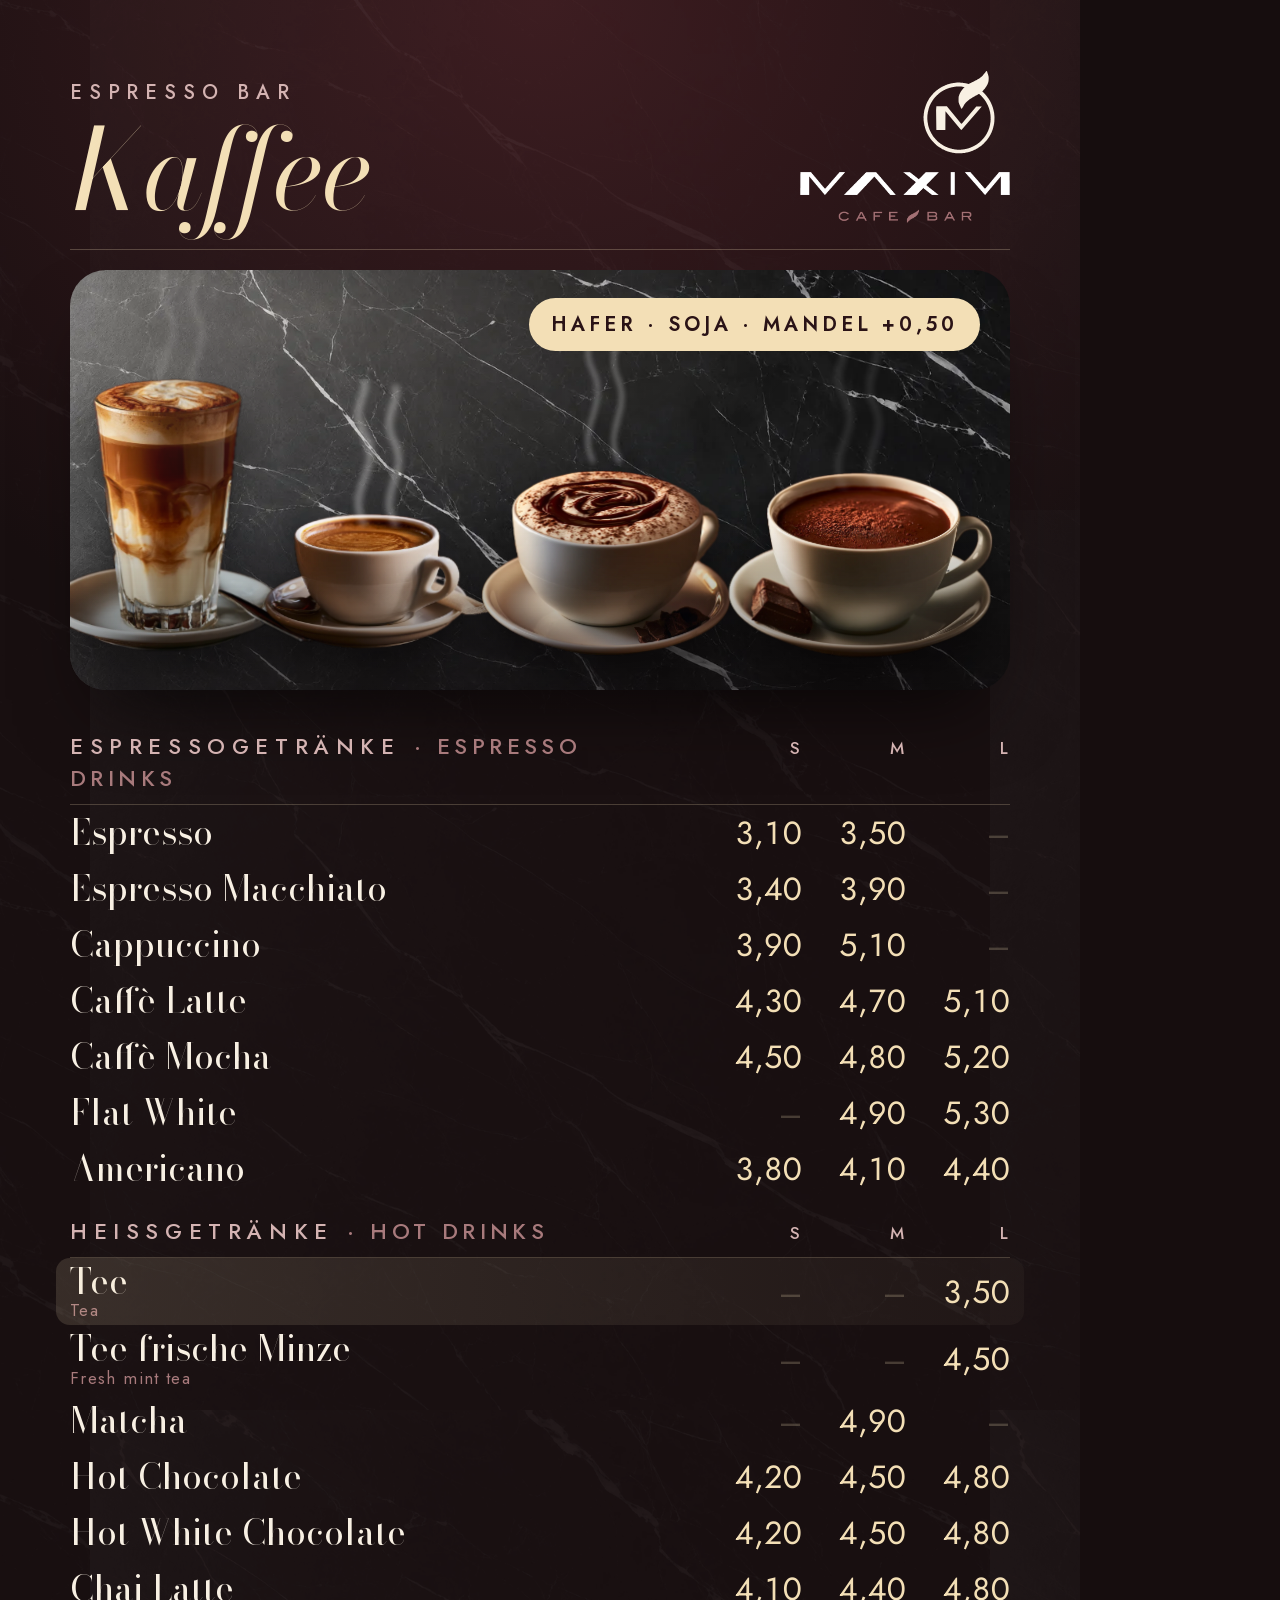
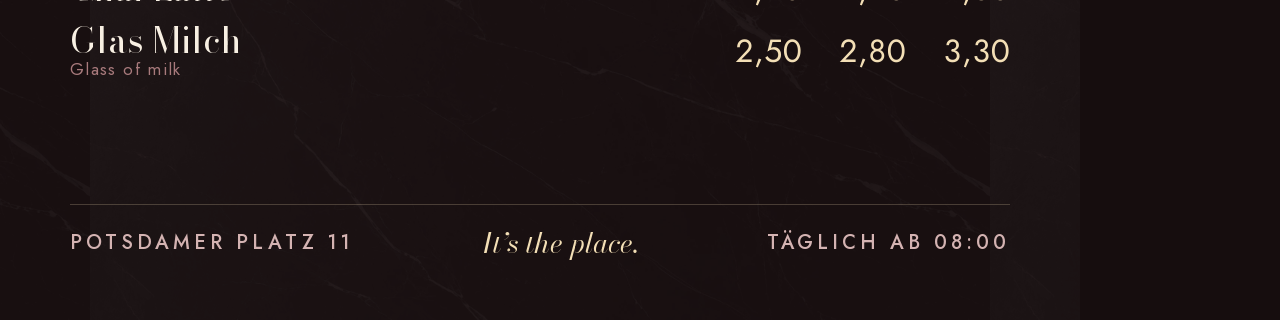
<file: menuboard/screen.html>
<!doctype html>
<html lang="de">
<head>
<meta charset="utf-8">
<meta name="viewport" content="width=1080, initial-scale=1">
<title>Maxim Menuboard · Screen</title>
<meta name="robots" content="noindex">
<link rel="stylesheet" href="../css/fonts.css?v=1">
<style>
/* Maxim Menuboard · ein Hochkant Screen 1080 x 1920 (CSS), Video mal 2 = 4K.
   Preise und Namen nur aus ../data/menu.js (dieselbe Datei wie die Website). */
:root { --ink:#160d0e; --bord:#52222a; --bord-d:#2a1316; --red:#9e2a26; --mauve:#a87a7c; --mauve-l:#d4b3b2; --cream:#f3dfb6; --ivory:#f8f0e3; --teal:#19a6d9; }
* { box-sizing: border-box; margin: 0; padding: 0; }
html, body { width: 1080px; height: 1920px; overflow: hidden; background: var(--ink); color: var(--ivory); font-family: "Jost", sans-serif; -webkit-font-smoothing: antialiased; }
.screen { position: relative; width: 1080px; height: 1920px; overflow: hidden; background: radial-gradient(120% 60% at 50% 0%, #3b1a1e 0%, var(--ink) 62%); }
.screen::before { content: ""; position: absolute; inset: 0; background: url(../assets/img/marmor.webp) center / 900px; opacity: .07; mix-blend-mode: screen; }
/* Kopf */
.head { position: absolute; left: 70px; right: 70px; top: 60px; height: 190px; display: flex; align-items: flex-end; justify-content: space-between; border-bottom: 1.5px solid rgba(243,223,182,.25); padding-bottom: 26px; }
.head-l small { display: block; font: 500 20px "Jost"; letter-spacing: .34em; text-transform: uppercase; color: var(--mauve-l); margin-bottom: 10px; }
.head-l h1 { font: italic 400 112px/0.95 "Bodoni Moda", serif; color: var(--cream); letter-spacing: -.02em; position: relative; }
.head-l h1 .sweep { position: absolute; inset: 0; background: linear-gradient(100deg, transparent 30%, rgba(255,246,226,.85) 50%, transparent 70%); -webkit-background-clip: text; background-clip: text; color: transparent; background-size: 300% 100%; background-position: 150% 0; }
.head-r { display: flex; flex-direction: column; align-items: flex-end; gap: 14px; }
.head-r svg { width: 96px; height: 96px; color: var(--ivory); }
.head-r img { width: 210px; }
/* Bühne mit Produkten */
.stage { position: absolute; left: 70px; right: 70px; top: 270px; height: 420px; border-radius: 36px; overflow: hidden; background: #1c1a1b url(../assets/img/marmor.webp) center / cover; box-shadow: 0 40px 80px -30px rgba(0,0,0,.7); }
.stage::after { content: ""; position: absolute; inset: 0; background: radial-gradient(90% 90% at 25% 10%, rgba(255,236,210,.16), transparent 60%), linear-gradient(180deg, transparent 60%, rgba(10,6,7,.55)); pointer-events: none; }
.plate { position: absolute; bottom: 34px; width: 0; transform-origin: 50% 100%; will-change: transform; }
.plate img { position: absolute; bottom: 0; left: 50%; height: 100%; width: auto; max-width: none; transform: translateX(-50%); display: block; filter: drop-shadow(0 26px 22px rgba(0,0,0,.6)); }
.plate .tag { position: absolute; left: 50%; bottom: -6px; transform: translateX(-50%); white-space: nowrap; padding: 8px 18px; border-radius: 999px; background: rgba(22,13,14,.78); font: 500 20px "Jost"; letter-spacing: .14em; text-transform: uppercase; color: var(--cream); }
.steam { position: absolute; width: 90px; height: 150px; pointer-events: none; }
.steam path { fill: none; stroke: rgba(255,255,255,.55); stroke-width: 5; stroke-linecap: round; filter: blur(3px); }
.stage-badge { position: absolute; right: 30px; top: 28px; z-index: 3; padding: 12px 22px; border-radius: 999px; background: var(--cream); color: var(--bord-d); font: 600 20px "Jost"; letter-spacing: .2em; text-transform: uppercase; }
/* Listen */
.lists { position: absolute; left: 70px; right: 70px; top: 730px; bottom: 140px; display: flex; flex-direction: column; gap: 18px; }
.group h2 { display: flex; align-items: baseline; justify-content: space-between; font: 500 22px "Jost"; letter-spacing: .3em; text-transform: uppercase; color: var(--mauve-l); padding-bottom: 10px; border-bottom: 1.5px solid rgba(243,223,182,.22); }
.group h2 .cols { display: flex; gap: 0; letter-spacing: .14em; font-size: 17px; }
.group h2 .cols span, .row .p span { width: 104px; text-align: right; }
.row { display: flex; align-items: center; justify-content: space-between; gap: 16px; padding: 5px 14px; margin: 0 -14px; border-radius: 14px; position: relative; }
.row .n { display: flex; flex-direction: column; min-width: 0; }
.row .n b { font: 400 35px/1.06 "Bodoni Moda", serif; color: var(--ivory); white-space: nowrap; }
.row .n i { font: 400 17px/1.2 "Jost"; font-style: normal; letter-spacing: .08em; color: var(--mauve); }
.row .n i:empty { display: none; }
.row .p { display: flex; font: 400 32px "Jost"; color: var(--cream); font-variant-numeric: tabular-nums; flex: none; }
.row .p span.na { color: rgba(243,223,182,.22); }
.row .p.single span { width: auto; }
.row .vol { font: 400 19px "Jost"; color: var(--mauve); margin-right: 18px; align-self: center; }
.row .hl { position: absolute; inset: 0; border-radius: 14px; background: linear-gradient(90deg, rgba(243,223,182,.16), rgba(243,223,182,.04)); opacity: 0; }
.row .dot { width: 10px; height: 10px; border-radius: 50%; background: var(--teal); display: inline-block; margin-left: 12px; vertical-align: middle; }
/* Fuß */
.foot { position: absolute; left: 70px; right: 70px; bottom: 40px; height: 76px; display: flex; align-items: center; justify-content: space-between; border-top: 1.5px solid rgba(243,223,182,.22); font: 500 20px "Jost"; letter-spacing: .2em; text-transform: uppercase; color: var(--mauve-l); }
.foot b { font: italic 400 28px "Bodoni Moda", serif; letter-spacing: 0; text-transform: none; color: var(--cream); }
.foot .line { position: absolute; left: 0; top: -1.5px; height: 1.5px; width: 260px; background: linear-gradient(90deg, transparent, var(--cream), transparent); }
</style>
</head>
<body>
<svg width="0" height="0" style="position:absolute" aria-hidden="true"><defs>
  <symbol id="maxim-m" viewBox="0 0 100 100">
      <path class="m-ring" d="M75.62 9.23 L75.59 9.23 L75.49 9.30 L75.35 9.45 L75.14 9.68 L74.88 9.99 L74.56 10.38 L74.19 10.85 L73.76 11.40 L73.28 12.02 L72.83 12.59 L72.42 13.10 L72.04 13.56 L71.70 13.97 L71.39 14.32 L71.12 14.61 L70.89 14.85 L70.69 15.03 L70.51 15.19 L70.34 15.34 L70.18 15.48 L70.03 15.60 L69.90 15.70 L69.78 15.78 L69.67 15.85 L69.58 15.90 L69.48 15.96 L69.38 16.02 L69.28 16.10 L69.18 16.17 L69.07 16.26 L68.96 16.35 L68.85 16.45 L68.73 16.55 L68.59 16.67 L68.43 16.80 L68.23 16.94 L68.01 17.09 L67.76 17.26 L67.49 17.44 L67.18 17.63 L66.86 17.83 L66.45 18.07 L65.95 18.34 L65.38 18.65 L64.72 18.99 L63.98 19.37 L63.15 19.79 L62.24 20.24 L61.26 20.72 L60.38 21.15 L59.62 21.53 L58.97 21.85 L58.44 22.12 L58.02 22.34 L57.71 22.51 L57.52 22.62 L57.44 22.67 L57.36 22.72 L57.28 22.77 L57.21 22.80 L57.13 22.83 L57.05 22.84 L56.97 22.85 L56.89 22.86 L56.82 22.85 L56.70 22.83 L56.55 22.81 L56.35 22.77 L56.12 22.71 L55.86 22.65 L55.55 22.57 L55.21 22.49 L54.83 22.39 L54.49 22.30 L54.18 22.23 L53.90 22.17 L53.67 22.12 L53.47 22.08 L53.30 22.05 L53.17 22.04 L53.08 22.04 L52.99 22.04 L52.90 22.03 L52.82 22.02 L52.74 22.01 L52.66 21.99 L52.58 21.97 L52.51 21.95 L52.45 21.92 L52.37 21.90 L52.29 21.88 L52.20 21.86 L52.10 21.85 L52.00 21.83 L51.89 21.82 L51.77 21.82 L51.65 21.81 L51.53 21.80 L51.42 21.79 L51.31 21.78 L51.22 21.76 L51.13 21.74 L51.05 21.72 L50.97 21.70 L50.90 21.67 L50.77 21.65 L50.57 21.62 L50.31 21.60 L49.99 21.57 L49.60 21.54 L49.14 21.52 L48.62 21.49 L48.04 21.47 L47.52 21.45 L47.05 21.43 L46.65 21.42 L46.31 21.41 L46.02 21.41 L45.80 21.42 L45.64 21.43 L45.53 21.45 L45.42 21.46 L45.31 21.47 L45.19 21.48 L45.07 21.48 L44.94 21.48 L44.81 21.48 L44.67 21.48 L44.53 21.48 L44.39 21.48 L44.25 21.48 L44.10 21.49 L43.95 21.50 L43.80 21.52 L43.65 21.54 L43.49 21.57 L43.34 21.60 L43.17 21.63 L43.00 21.66 L42.82 21.68 L42.64 21.70 L42.44 21.73 L42.24 21.75 L42.03 21.76 L41.81 21.78 L41.59 21.80 L41.37 21.82 L41.16 21.85 L40.95 21.89 L40.73 21.93 L40.52 21.97 L40.31 22.02 L40.10 22.07 L39.91 22.11 L39.74 22.15 L39.59 22.18 L39.45 22.21 L39.34 22.23 L39.24 22.24 L39.16 22.25 L39.09 22.25 L39.00 22.26 L38.86 22.29 L38.70 22.32 L38.49 22.37 L38.25 22.44 L37.98 22.51 L37.67 22.60 L37.33 22.70 L37.02 22.78 L36.75 22.86 L36.51 22.92 L36.30 22.97 L36.14 23.01 L36.00 23.04 L35.91 23.06 L35.84 23.07 L35.75 23.08 L35.63 23.11 L35.47 23.16 L35.29 23.22 L35.07 23.29 L34.83 23.37 L34.55 23.47 L34.24 23.58 L33.92 23.70 L33.59 23.83 L33.24 23.97 L32.88 24.13 L32.50 24.30 L32.11 24.48 L31.71 24.67 L31.29 24.87 L30.92 25.05 L30.59 25.21 L30.30 25.35 L30.05 25.46 L29.85 25.55 L29.69 25.61 L29.58 25.66 L29.51 25.68 L29.40 25.72 L29.27 25.79 L29.10 25.88 L28.91 25.99 L28.68 26.13 L28.43 26.29 L28.14 26.48 L27.82 26.69 L27.54 26.87 L27.28 27.03 L27.06 27.17 L26.88 27.29 L26.72 27.38 L26.60 27.45 L26.51 27.49 L26.45 27.51 L26.34 27.57 L26.19 27.67 L25.98 27.82 L25.73 28.00 L25.42 28.22 L25.07 28.48 L24.66 28.79 L24.21 29.13 L23.77 29.47 L23.35 29.81 L22.93 30.15 L22.54 30.49 L22.15 30.82 L21.78 31.15 L21.42 31.48 L21.08 31.81 L20.77 32.11 L20.49 32.39 L20.25 32.63 L20.04 32.86 L19.86 33.05 L19.71 33.22 L19.60 33.36 L19.52 33.47 L19.44 33.59 L19.36 33.70 L19.27 33.80 L19.18 33.91 L19.08 34.01 L18.99 34.11 L18.89 34.20 L18.78 34.30 L18.67 34.40 L18.57 34.52 L18.45 34.64 L18.34 34.78 L18.22 34.92 L18.10 35.08 L17.98 35.24 L17.85 35.42 L17.74 35.58 L17.63 35.73 L17.53 35.86 L17.43 35.98 L17.35 36.08 L17.27 36.17 L17.20 36.24 L17.14 36.30 L17.06 36.38 L16.97 36.48 L16.87 36.61 L16.76 36.76 L16.63 36.94 L16.49 37.14 L16.33 37.36 L16.17 37.60 L16.01 37.84 L15.85 38.08 L15.71 38.31 L15.57 38.54 L15.44 38.77 L15.32 38.99 L15.20 39.21 L15.09 39.42 L14.99 39.61 L14.90 39.79 L14.81 39.94 L14.74 40.07 L14.67 40.18 L14.61 40.28 L14.56 40.35 L14.52 40.40 L14.46 40.50 L14.37 40.66 L14.26 40.86 L14.13 41.12 L13.97 41.42 L13.79 41.78 L13.59 42.19 L13.37 42.65 L13.14 43.15 L12.91 43.70 L12.68 44.29 L12.44 44.93 L12.20 45.61 L11.96 46.34 L11.71 47.11 L11.46 47.93 L11.24 48.66 L11.05 49.30 L10.90 49.86 L10.77 50.32 L10.68 50.70 L10.61 50.99 L10.58 51.19 L10.58 51.31 L10.58 51.42 L10.57 51.52 L10.56 51.62 L10.55 51.72 L10.53 51.81 L10.51 51.90 L10.49 51.98 L10.47 52.06 L10.44 52.14 L10.42 52.22 L10.41 52.31 L10.39 52.40 L10.38 52.49 L10.38 52.58 L10.38 52.68 L10.38 52.78 L10.37 52.87 L10.37 52.97 L10.36 53.06 L10.34 53.14 L10.33 53.22 L10.31 53.30 L10.28 53.38 L10.26 53.45 L10.23 53.55 L10.21 53.67 L10.20 53.81 L10.18 53.98 L10.17 54.17 L10.16 54.38 L10.15 54.62 L10.14 54.88 L10.14 55.12 L10.12 55.33 L10.11 55.52 L10.10 55.69 L10.08 55.83 L10.06 55.95 L10.03 56.05 L10.01 56.12 L9.98 56.21 L9.96 56.33 L9.95 56.47 L9.93 56.63 L9.92 56.81 L9.91 57.01 L9.90 57.23 L9.89 57.48 L9.89 57.70 L9.89 57.90 L9.90 58.07 L9.90 58.22 L9.92 58.35 L9.93 58.45 L9.95 58.53 L9.97 58.59 L9.99 58.67 L10.00 58.77 L10.01 58.90 L10.01 59.04 L10.01 59.21 L10.01 59.40 L10.01 59.61 L9.99 59.85 L9.99 60.07 L9.99 60.28 L10.00 60.48 L10.01 60.67 L10.03 60.85 L10.06 61.02 L10.09 61.18 L10.12 61.32 L10.15 61.46 L10.18 61.60 L10.20 61.73 L10.22 61.86 L10.24 61.98 L10.25 62.10 L10.25 62.22 L10.25 62.33 L10.26 62.45 L10.27 62.60 L10.29 62.76 L10.32 62.95 L10.35 63.15 L10.39 63.36 L10.43 63.60 L10.48 63.86 L10.53 64.10 L10.57 64.34 L10.61 64.56 L10.65 64.78 L10.68 64.99 L10.70 65.18 L10.72 65.37 L10.74 65.55 L10.76 65.71 L10.78 65.86 L10.80 66.00 L10.83 66.12 L10.85 66.24 L10.89 66.34 L10.92 66.42 L10.96 66.49 L11.00 66.61 L11.06 66.77 L11.12 66.98 L11.19 67.22 L11.27 67.51 L11.37 67.85 L11.47 68.23 L11.58 68.65 L11.69 69.06 L11.80 69.46 L11.92 69.86 L12.05 70.24 L12.17 70.61 L12.30 70.97 L12.43 71.33 L12.57 71.67 L12.71 72.02 L12.85 72.37 L13.01 72.71 L13.16 73.07 L13.32 73.42 L13.49 73.78 L13.66 74.13 L13.84 74.49 L14.03 74.86 L14.23 75.24 L14.44 75.63 L14.66 76.03 L14.90 76.45 L15.15 76.87 L15.41 77.30 L15.68 77.74 L15.95 78.18 L16.23 78.61 L16.52 79.03 L16.81 79.44 L17.11 79.85 L17.41 80.25 L17.72 80.64 L18.03 81.03 L18.36 81.42 L18.70 81.81 L19.05 82.22 L19.42 82.63 L19.80 83.04 L20.19 83.46 L20.60 83.89 L21.02 84.32 L21.43 84.73 L21.82 85.11 L22.19 85.47 L22.55 85.80 L22.89 86.11 L23.21 86.39 L23.52 86.65 L23.81 86.89 L24.12 87.13 L24.46 87.38 L24.81 87.65 L25.18 87.92 L25.57 88.20 L25.99 88.49 L26.42 88.78 L26.87 89.09 L27.33 89.39 L27.79 89.68 L28.26 89.97 L28.74 90.24 L29.22 90.51 L29.70 90.77 L30.19 91.02 L30.68 91.27 L31.17 91.50 L31.65 91.73 L32.12 91.94 L32.59 92.15 L33.04 92.35 L33.49 92.53 L33.93 92.71 L34.36 92.88 L34.75 93.02 L35.09 93.15 L35.38 93.25 L35.63 93.34 L35.83 93.41 L35.99 93.45 L36.09 93.48 L36.16 93.48 L36.26 93.50 L36.42 93.54 L36.61 93.58 L36.86 93.65 L37.14 93.72 L37.47 93.81 L37.85 93.92 L38.27 94.04 L38.66 94.14 L39.01 94.24 L39.32 94.31 L39.60 94.38 L39.84 94.42 L40.04 94.46 L40.21 94.48 L40.34 94.48 L40.46 94.49 L40.57 94.50 L40.68 94.51 L40.77 94.53 L40.86 94.55 L40.94 94.57 L41.01 94.59 L41.07 94.62 L41.14 94.64 L41.21 94.66 L41.28 94.68 L41.36 94.69 L41.44 94.70 L41.53 94.71 L41.62 94.71 L41.71 94.71 L41.80 94.71 L41.89 94.72 L41.98 94.73 L42.06 94.74 L42.13 94.76 L42.21 94.78 L42.28 94.80 L42.35 94.83 L42.44 94.85 L42.56 94.87 L42.70 94.89 L42.87 94.91 L43.07 94.93 L43.29 94.94 L43.53 94.95 L43.80 94.96 L44.05 94.98 L44.27 94.99 L44.46 95.01 L44.62 95.02 L44.77 95.04 L44.88 95.07 L44.97 95.09 L45.03 95.12 L45.10 95.14 L45.16 95.15 L45.23 95.16 L45.31 95.16 L45.38 95.16 L45.46 95.15 L45.54 95.14 L45.62 95.11 L45.74 95.10 L45.90 95.09 L46.08 95.08 L46.30 95.08 L46.56 95.08 L46.85 95.09 L47.17 95.10 L47.53 95.11 L47.85 95.12 L48.13 95.13 L48.37 95.14 L48.56 95.14 L48.72 95.13 L48.83 95.12 L48.90 95.11 L48.93 95.10 L49.02 95.08 L49.17 95.06 L49.37 95.03 L49.63 95.00 L49.95 94.97 L50.32 94.93 L50.76 94.90 L51.24 94.85 L51.74 94.80 L52.25 94.74 L52.76 94.67 L53.28 94.59 L53.81 94.50 L54.35 94.40 L54.89 94.29 L55.44 94.17 L55.98 94.05 L56.50 93.92 L57.01 93.79 L57.51 93.66 L57.99 93.52 L58.45 93.38 L58.91 93.24 L59.34 93.09 L59.75 92.96 L60.11 92.83 L60.44 92.70 L60.74 92.59 L60.99 92.48 L61.22 92.38 L61.40 92.29 L61.55 92.21 L61.72 92.12 L61.90 92.03 L62.09 91.94 L62.30 91.84 L62.52 91.74 L62.76 91.64 L63.01 91.53 L63.28 91.42 L63.56 91.30 L63.85 91.17 L64.15 91.02 L64.47 90.86 L64.80 90.68 L65.15 90.49 L65.50 90.29 L65.87 90.08 L66.24 89.86 L66.61 89.63 L66.99 89.40 L67.36 89.16 L67.73 88.92 L68.10 88.66 L68.48 88.40 L68.85 88.14 L69.21 87.88 L69.53 87.64 L69.83 87.41 L70.11 87.19 L70.37 86.98 L70.60 86.78 L70.80 86.59 L70.99 86.41 L71.16 86.25 L71.31 86.10 L71.46 85.97 L71.59 85.86 L71.71 85.76 L71.82 85.68 L71.92 85.61 L72.00 85.56 L72.08 85.50 L72.15 85.45 L72.23 85.39 L72.29 85.32 L72.36 85.26 L72.42 85.19 L72.47 85.12 L72.53 85.05 L72.60 84.95 L72.70 84.84 L72.83 84.70 L72.98 84.54 L73.15 84.36 L73.34 84.16 L73.57 83.93 L73.81 83.69 L74.06 83.43 L74.31 83.17 L74.56 82.89 L74.82 82.59 L75.08 82.29 L75.35 81.98 L75.61 81.65 L75.89 81.31 L76.15 80.97 L76.41 80.63 L76.67 80.30 L76.92 79.96 L77.16 79.63 L77.40 79.29 L77.64 78.96 L77.86 78.62 L78.09 78.29 L78.30 77.97 L78.51 77.64 L78.70 77.32 L78.89 77.01 L79.08 76.69 L79.25 76.38 L79.42 76.08 L79.58 75.77 L79.74 75.46 L79.90 75.16 L80.05 74.85 L80.20 74.55 L80.35 74.25 L80.49 73.94 L80.63 73.64 L80.76 73.36 L80.88 73.09 L80.99 72.84 L81.08 72.61 L81.17 72.39 L81.24 72.20 L81.31 72.02 L81.36 71.86 L81.41 71.71 L81.46 71.57 L81.50 71.45 L81.55 71.33 L81.59 71.24 L81.63 71.15 L81.67 71.07 L81.71 71.01 L81.74 70.95 L81.77 70.89 L81.79 70.83 L81.81 70.77 L81.83 70.72 L81.84 70.66 L81.85 70.61 L81.86 70.56 L81.87 70.50 L81.88 70.44 L81.90 70.37 L81.92 70.29 L81.95 70.21 L81.98 70.12 L82.02 70.03 L82.06 69.93 L82.10 69.84 L82.13 69.75 L82.16 69.67 L82.18 69.59 L82.19 69.52 L82.20 69.46 L82.21 69.40 L82.21 69.35 L82.21 69.29 L82.22 69.23 L82.24 69.16 L82.26 69.08 L82.29 69.00 L82.32 68.91 L82.35 68.82 L82.40 68.72 L82.44 68.61 L82.47 68.50 L82.51 68.38 L82.54 68.25 L82.57 68.11 L82.60 67.96 L82.63 67.81 L82.66 67.65 L82.69 67.49 L82.72 67.33 L82.75 67.18 L82.79 67.03 L82.83 66.88 L82.87 66.73 L82.91 66.59 L82.96 66.45 L83.01 66.30 L83.05 66.15 L83.09 65.99 L83.12 65.83 L83.16 65.66 L83.19 65.48 L83.22 65.30 L83.24 65.11 L83.27 64.95 L83.29 64.79 L83.32 64.66 L83.34 64.55 L83.36 64.45 L83.38 64.37 L83.41 64.31 L83.43 64.27 L83.45 64.21 L83.46 64.14 L83.48 64.06 L83.49 63.95 L83.50 63.84 L83.51 63.71 L83.52 63.56 L83.52 63.40 L83.53 63.25 L83.54 63.12 L83.55 63.00 L83.56 62.90 L83.58 62.82 L83.60 62.74 L83.61 62.69 L83.64 62.65 L83.66 62.52 L83.68 62.31 L83.70 62.02 L83.72 61.65 L83.74 61.20 L83.76 60.66 L83.78 60.04 L83.80 59.34 L83.82 58.71 L83.83 58.17 L83.83 57.71 L83.83 57.34 L83.83 57.04 L83.82 56.83 L83.80 56.69 L83.78 56.64 L83.76 56.58 L83.75 56.51 L83.74 56.43 L83.73 56.33 L83.73 56.23 L83.72 56.12 L83.73 56.00 L83.73 55.87 L83.73 55.75 L83.73 55.64 L83.73 55.53 L83.72 55.44 L83.71 55.35 L83.69 55.27 L83.68 55.20 L83.66 55.14 L83.64 55.07 L83.62 55.00 L83.61 54.93 L83.61 54.86 L83.60 54.78 L83.60 54.71 L83.60 54.62 L83.61 54.54 L83.61 54.44 L83.60 54.32 L83.60 54.19 L83.58 54.04 L83.56 53.87 L83.54 53.69 L83.52 53.48 L83.48 53.27 L83.44 53.00 L83.38 52.70 L83.32 52.36 L83.24 51.97 L83.14 51.54 L83.04 51.06 L82.92 50.55 L82.79 49.99 L82.66 49.45 L82.52 48.92 L82.38 48.41 L82.24 47.92 L82.09 47.44 L81.94 46.98 L81.79 46.53 L81.63 46.10 L81.47 45.67 L81.31 45.25 L81.15 44.84 L80.99 44.43 L80.82 44.03 L80.65 43.64 L80.48 43.25 L80.31 42.87 L80.13 42.49 L79.94 42.11 L79.75 41.72 L79.55 41.34 L79.34 40.95 L79.13 40.56 L78.91 40.17 L78.68 39.78 L78.45 39.41 L78.23 39.05 L78.01 38.71 L77.79 38.38 L77.57 38.07 L77.36 37.77 L77.15 37.49 L76.94 37.22 L76.74 36.97 L76.57 36.74 L76.41 36.52 L76.26 36.32 L76.13 36.14 L76.02 35.97 L75.92 35.82 L75.83 35.68 L75.72 35.52 L75.57 35.33 L75.40 35.10 L75.19 34.85 L74.95 34.58 L74.68 34.27 L74.38 33.93 L74.04 33.57 L73.72 33.22 L73.42 32.90 L73.13 32.60 L72.86 32.32 L72.60 32.07 L72.36 31.83 L72.13 31.62 L71.91 31.42 L71.73 31.25 L71.57 31.10 L71.44 30.97 L71.33 30.86 L71.26 30.76 L71.21 30.69 L71.18 30.64 L71.19 30.61 L71.23 30.54 L71.31 30.44 L71.43 30.29 L71.59 30.11 L71.78 29.90 L72.01 29.64 L72.28 29.35 L72.59 29.02 L72.88 28.70 L73.16 28.39 L73.43 28.08 L73.68 27.78 L73.92 27.49 L74.15 27.21 L74.36 26.93 L74.56 26.66 L74.75 26.39 L74.93 26.12 L75.11 25.86 L75.28 25.60 L75.45 25.34 L75.61 25.09 L75.76 24.83 L75.91 24.58 L76.05 24.32 L76.20 24.04 L76.34 23.75 L76.48 23.44 L76.63 23.12 L76.77 22.78 L76.91 22.43 L77.05 22.07 L77.17 21.74 L77.28 21.43 L77.37 21.17 L77.44 20.93 L77.49 20.72 L77.52 20.55 L77.54 20.41 L77.54 20.30 L77.54 20.19 L77.55 20.09 L77.56 20.00 L77.57 19.91 L77.59 19.82 L77.61 19.74 L77.63 19.66 L77.66 19.59 L77.68 19.47 L77.71 19.31 L77.73 19.10 L77.74 18.85 L77.76 18.56 L77.77 18.22 L77.79 17.84 L77.80 17.41 L77.80 17.01 L77.80 16.65 L77.79 16.31 L77.78 16.00 L77.76 15.73 L77.74 15.48 L77.71 15.26 L77.67 15.07 L77.62 14.85 L77.56 14.60 L77.48 14.32 L77.39 14.00 L77.28 13.65 L77.16 13.26 L77.03 12.85 L76.89 12.40 L76.76 12.00 L76.65 11.66 L76.56 11.36 L76.48 11.11 L76.43 10.91 L76.39 10.77 L76.38 10.67 L76.38 10.62 L76.37 10.56 L76.35 10.49 L76.32 10.40 L76.28 10.30 L76.23 10.19 L76.17 10.07 L76.10 9.93 L76.02 9.78 L75.95 9.65 L75.88 9.53 L75.82 9.43 L75.76 9.36 L75.71 9.30 L75.66 9.26Z M47.54 25.49 L48.04 25.51 L48.51 25.54 L48.93 25.56 L49.32 25.60 L49.68 25.63 L49.99 25.67 L50.28 25.72 L50.52 25.77 L50.73 25.82 L50.93 25.86 L51.11 25.90 L51.28 25.94 L51.45 25.97 L51.60 25.99 L51.73 26.01 L51.86 26.02 L51.97 26.02 L52.08 26.03 L52.17 26.04 L52.25 26.05 L52.32 26.06 L52.37 26.08 L52.42 26.10 L52.45 26.11 L52.47 26.14 L52.49 26.16 L52.50 26.18 L52.50 26.21 L52.51 26.24 L52.50 26.27 L52.50 26.30 L52.49 26.34 L52.47 26.37 L52.45 26.41 L52.42 26.45 L52.38 26.50 L52.33 26.54 L52.28 26.59 L52.21 26.65 L52.14 26.70 L52.07 26.76 L51.97 26.84 L51.86 26.94 L51.73 27.07 L51.58 27.23 L51.42 27.41 L51.24 27.61 L51.04 27.83 L50.83 28.08 L50.62 28.34 L50.41 28.60 L50.21 28.86 L50.01 29.12 L49.81 29.39 L49.62 29.67 L49.43 29.94 L49.24 30.22 L49.06 30.50 L48.89 30.77 L48.72 31.03 L48.57 31.29 L48.42 31.54 L48.28 31.79 L48.15 32.03 L48.02 32.26 L47.90 32.51 L47.77 32.76 L47.65 33.02 L47.53 33.30 L47.42 33.58 L47.30 33.87 L47.18 34.18 L47.07 34.49 L46.96 34.78 L46.87 35.04 L46.79 35.28 L46.72 35.49 L46.66 35.68 L46.61 35.85 L46.58 35.98 L46.55 36.10 L46.53 36.27 L46.50 36.50 L46.48 36.78 L46.46 37.12 L46.45 37.52 L46.43 37.98 L46.42 38.49 L46.41 39.05 L46.41 39.57 L46.41 40.04 L46.41 40.46 L46.42 40.84 L46.44 41.16 L46.46 41.44 L46.48 41.66 L46.52 41.84 L46.55 42.02 L46.60 42.21 L46.64 42.40 L46.70 42.60 L46.76 42.80 L46.83 43.01 L46.90 43.22 L46.98 43.44 L47.08 43.70 L47.20 44.00 L47.34 44.34 L47.50 44.72 L47.69 45.14 L47.90 45.60 L48.12 46.10 L48.38 46.65 L48.60 47.12 L48.79 47.53 L48.95 47.88 L49.09 48.16 L49.20 48.38 L49.27 48.53 L49.32 48.61 L49.34 48.64 L49.37 48.65 L49.40 48.66 L49.43 48.67 L49.47 48.67 L49.52 48.67 L49.56 48.66 L49.62 48.65 L49.67 48.64 L49.75 48.58 L49.85 48.48 L49.98 48.33 L50.12 48.14 L50.28 47.91 L50.47 47.63 L50.68 47.31 L50.91 46.94 L51.12 46.60 L51.32 46.28 L51.50 45.97 L51.67 45.69 L51.82 45.43 L51.95 45.19 L52.07 44.97 L52.18 44.78 L52.28 44.58 L52.40 44.39 L52.51 44.21 L52.63 44.02 L52.75 43.85 L52.87 43.67 L53.00 43.50 L53.13 43.33 L53.28 43.15 L53.45 42.95 L53.64 42.74 L53.86 42.51 L54.09 42.27 L54.35 42.01 L54.62 41.73 L54.92 41.44 L55.22 41.15 L55.52 40.87 L55.83 40.60 L56.13 40.33 L56.44 40.07 L56.76 39.81 L57.07 39.56 L57.39 39.32 L57.69 39.09 L57.98 38.87 L58.26 38.67 L58.53 38.49 L58.78 38.33 L59.02 38.17 L59.25 38.04 L59.46 37.92 L59.67 37.80 L59.87 37.68 L60.07 37.56 L60.26 37.44 L60.45 37.32 L60.63 37.20 L60.81 37.08 L60.98 36.96 L61.22 36.81 L61.51 36.63 L61.87 36.42 L62.29 36.18 L62.78 35.91 L63.33 35.61 L63.93 35.28 L64.61 34.92 L65.20 34.60 L65.72 34.32 L66.15 34.08 L66.51 33.88 L66.79 33.72 L67.00 33.60 L67.12 33.52 L67.17 33.48 L67.22 33.44 L67.26 33.41 L67.31 33.38 L67.35 33.35 L67.39 33.33 L67.44 33.31 L67.48 33.30 L67.52 33.29 L67.57 33.28 L67.62 33.29 L67.68 33.30 L67.74 33.32 L67.81 33.34 L67.88 33.37 L67.96 33.41 L68.04 33.46 L68.12 33.51 L68.19 33.56 L68.26 33.61 L68.32 33.65 L68.37 33.71 L68.42 33.76 L68.46 33.81 L68.50 33.86 L68.54 33.92 L68.60 33.98 L68.67 34.04 L68.74 34.11 L68.83 34.18 L68.92 34.25 L69.03 34.33 L69.14 34.42 L69.29 34.54 L69.46 34.70 L69.67 34.90 L69.90 35.13 L70.17 35.41 L70.47 35.72 L70.80 36.08 L71.16 36.47 L71.51 36.86 L71.85 37.25 L72.19 37.65 L72.52 38.05 L72.84 38.45 L73.15 38.85 L73.46 39.26 L73.75 39.66 L74.05 40.08 L74.34 40.52 L74.63 40.97 L74.91 41.43 L75.20 41.91 L75.48 42.40 L75.76 42.91 L76.03 43.43 L76.30 43.94 L76.54 44.44 L76.78 44.92 L77.00 45.40 L77.21 45.87 L77.40 46.32 L77.58 46.76 L77.75 47.20 L77.91 47.64 L78.07 48.09 L78.22 48.55 L78.37 49.02 L78.51 49.50 L78.65 49.99 L78.79 50.49 L78.92 51.01 L79.03 51.46 L79.13 51.86 L79.21 52.20 L79.27 52.48 L79.32 52.71 L79.35 52.88 L79.36 52.99 L79.35 53.05 L79.35 53.13 L79.36 53.25 L79.38 53.39 L79.40 53.56 L79.43 53.76 L79.47 53.98 L79.52 54.23 L79.57 54.52 L79.61 54.78 L79.65 55.04 L79.68 55.28 L79.71 55.50 L79.73 55.72 L79.74 55.92 L79.75 56.10 L79.75 56.27 L79.75 56.43 L79.76 56.56 L79.76 56.68 L79.77 56.79 L79.78 56.87 L79.79 56.94 L79.80 56.98 L79.82 57.02 L79.83 57.08 L79.84 57.17 L79.85 57.30 L79.85 57.45 L79.85 57.64 L79.85 57.86 L79.84 58.11 L79.83 58.39 L79.82 58.64 L79.82 58.87 L79.82 59.07 L79.83 59.24 L79.83 59.38 L79.85 59.49 L79.86 59.58 L79.89 59.63 L79.90 59.69 L79.91 59.76 L79.91 59.83 L79.91 59.90 L79.90 59.98 L79.89 60.06 L79.87 60.14 L79.84 60.23 L79.82 60.34 L79.80 60.47 L79.78 60.62 L79.76 60.79 L79.75 60.98 L79.74 61.19 L79.73 61.42 L79.73 61.67 L79.72 61.91 L79.70 62.15 L79.68 62.37 L79.65 62.60 L79.62 62.81 L79.59 63.02 L79.54 63.22 L79.50 63.41 L79.46 63.59 L79.42 63.76 L79.39 63.92 L79.37 64.06 L79.35 64.20 L79.34 64.32 L79.33 64.43 L79.33 64.53 L79.32 64.68 L79.29 64.87 L79.24 65.11 L79.18 65.40 L79.11 65.74 L79.02 66.12 L78.91 66.55 L78.79 67.03 L78.67 67.51 L78.54 67.97 L78.40 68.44 L78.25 68.90 L78.10 69.35 L77.94 69.80 L77.77 70.24 L77.60 70.68 L77.43 71.10 L77.27 71.50 L77.11 71.88 L76.95 72.24 L76.79 72.59 L76.64 72.92 L76.49 73.23 L76.34 73.52 L76.19 73.82 L76.03 74.12 L75.87 74.42 L75.70 74.73 L75.52 75.05 L75.33 75.37 L75.14 75.69 L74.94 76.02 L74.74 76.35 L74.53 76.67 L74.31 77.00 L74.08 77.32 L73.85 77.65 L73.60 77.97 L73.36 78.30 L73.10 78.62 L72.86 78.92 L72.63 79.20 L72.41 79.46 L72.21 79.69 L72.02 79.90 L71.84 80.09 L71.68 80.26 L71.53 80.41 L71.38 80.55 L71.23 80.71 L71.09 80.86 L70.94 81.02 L70.80 81.17 L70.66 81.34 L70.53 81.50 L70.39 81.67 L70.24 81.84 L70.07 82.03 L69.88 82.23 L69.67 82.43 L69.44 82.65 L69.20 82.87 L68.93 83.11 L68.65 83.35 L68.39 83.58 L68.14 83.78 L67.92 83.96 L67.71 84.13 L67.52 84.27 L67.35 84.40 L67.19 84.50 L67.06 84.58 L66.93 84.66 L66.81 84.74 L66.70 84.82 L66.60 84.90 L66.51 84.97 L66.42 85.04 L66.35 85.11 L66.28 85.18 L66.20 85.25 L66.11 85.33 L66.01 85.41 L65.90 85.50 L65.77 85.59 L65.64 85.68 L65.49 85.78 L65.34 85.89 L65.19 85.98 L65.06 86.06 L64.94 86.14 L64.82 86.20 L64.72 86.25 L64.63 86.29 L64.55 86.32 L64.49 86.34 L64.42 86.37 L64.36 86.39 L64.31 86.42 L64.26 86.45 L64.21 86.48 L64.16 86.51 L64.12 86.54 L64.09 86.58 L64.04 86.62 L63.98 86.66 L63.92 86.70 L63.84 86.75 L63.76 86.79 L63.66 86.84 L63.56 86.89 L63.44 86.94 L63.34 86.99 L63.24 87.04 L63.15 87.09 L63.07 87.14 L63.00 87.18 L62.93 87.23 L62.88 87.27 L62.83 87.31 L62.78 87.35 L62.73 87.39 L62.68 87.42 L62.63 87.45 L62.58 87.47 L62.52 87.49 L62.47 87.51 L62.41 87.53 L62.33 87.56 L62.22 87.61 L62.08 87.67 L61.92 87.75 L61.73 87.84 L61.52 87.95 L61.28 88.08 L61.01 88.22 L60.73 88.36 L60.43 88.50 L60.11 88.64 L59.77 88.79 L59.42 88.93 L59.05 89.07 L58.66 89.22 L58.26 89.36 L57.86 89.50 L57.47 89.63 L57.10 89.76 L56.73 89.88 L56.37 89.99 L56.02 90.09 L55.68 90.18 L55.36 90.27 L55.01 90.36 L54.65 90.45 L54.27 90.53 L53.88 90.61 L53.47 90.70 L53.05 90.78 L52.60 90.86 L52.15 90.93 L51.73 91.00 L51.35 91.06 L51.01 91.11 L50.72 91.15 L50.46 91.18 L50.24 91.20 L50.07 91.21 L49.93 91.21 L49.81 91.21 L49.70 91.21 L49.60 91.22 L49.51 91.23 L49.44 91.24 L49.38 91.25 L49.33 91.26 L49.29 91.28 L49.24 91.29 L49.16 91.30 L49.07 91.31 L48.96 91.32 L48.83 91.32 L48.68 91.32 L48.51 91.32 L48.32 91.31 L48.15 91.31 L48.00 91.31 L47.87 91.31 L47.76 91.32 L47.67 91.32 L47.59 91.33 L47.54 91.35 L47.50 91.36 L47.41 91.37 L47.27 91.38 L47.08 91.38 L46.83 91.38 L46.53 91.37 L46.18 91.36 L45.77 91.34 L45.31 91.32 L44.91 91.30 L44.55 91.28 L44.25 91.26 L44.00 91.24 L43.80 91.22 L43.66 91.20 L43.56 91.18 L43.52 91.16 L43.46 91.14 L43.39 91.12 L43.31 91.11 L43.20 91.09 L43.09 91.08 L42.96 91.07 L42.81 91.07 L42.65 91.06 L42.50 91.05 L42.36 91.04 L42.24 91.03 L42.13 91.01 L42.03 90.99 L41.94 90.97 L41.86 90.95 L41.80 90.92 L41.72 90.90 L41.62 90.87 L41.50 90.84 L41.36 90.81 L41.20 90.78 L41.02 90.75 L40.82 90.72 L40.60 90.69 L40.40 90.66 L40.21 90.63 L40.04 90.59 L39.88 90.55 L39.74 90.52 L39.61 90.48 L39.51 90.44 L39.41 90.40 L39.31 90.36 L39.20 90.32 L39.08 90.28 L38.95 90.24 L38.81 90.21 L38.66 90.17 L38.50 90.14 L38.33 90.11 L38.14 90.06 L37.91 90.01 L37.65 89.93 L37.35 89.85 L37.03 89.75 L36.68 89.63 L36.29 89.51 L35.88 89.37 L35.44 89.21 L35.00 89.04 L34.54 88.85 L34.07 88.64 L33.59 88.42 L33.09 88.18 L32.58 87.93 L32.05 87.66 L31.55 87.39 L31.07 87.14 L30.62 86.89 L30.20 86.66 L29.80 86.43 L29.43 86.21 L29.08 86.00 L28.76 85.79 L28.45 85.60 L28.15 85.40 L27.87 85.21 L27.60 85.03 L27.35 84.85 L27.10 84.67 L26.88 84.50 L26.66 84.33 L26.44 84.15 L26.20 83.96 L25.95 83.75 L25.69 83.52 L25.42 83.29 L25.14 83.03 L24.84 82.77 L24.53 82.48 L24.23 82.20 L23.93 81.91 L23.64 81.62 L23.34 81.32 L23.06 81.02 L22.77 80.71 L22.49 80.41 L22.22 80.09 L21.95 79.79 L21.69 79.48 L21.43 79.18 L21.19 78.89 L20.95 78.60 L20.72 78.31 L20.50 78.03 L20.29 77.76 L20.09 77.49 L19.90 77.24 L19.73 76.99 L19.57 76.76 L19.43 76.53 L19.29 76.32 L19.18 76.12 L19.07 75.92 L18.97 75.74 L18.87 75.56 L18.77 75.39 L18.67 75.23 L18.57 75.08 L18.48 74.93 L18.38 74.79 L18.29 74.66 L18.20 74.54 L18.13 74.43 L18.07 74.34 L18.02 74.25 L17.97 74.17 L17.94 74.10 L17.92 74.04 L17.91 74.00 L17.88 73.91 L17.82 73.78 L17.75 73.62 L17.65 73.41 L17.53 73.17 L17.38 72.88 L17.22 72.56 L17.03 72.19 L16.85 71.84 L16.69 71.50 L16.53 71.17 L16.39 70.85 L16.25 70.54 L16.12 70.24 L16.01 69.95 L15.91 69.67 L15.80 69.38 L15.69 69.07 L15.59 68.74 L15.48 68.40 L15.37 68.04 L15.25 67.66 L15.14 67.27 L15.03 66.86 L14.92 66.47 L14.83 66.12 L14.76 65.79 L14.69 65.50 L14.64 65.23 L14.60 64.99 L14.57 64.78 L14.55 64.60 L14.53 64.41 L14.51 64.22 L14.48 64.02 L14.45 63.82 L14.41 63.62 L14.37 63.41 L14.32 63.19 L14.27 62.97 L14.22 62.75 L14.18 62.51 L14.14 62.27 L14.10 62.03 L14.07 61.77 L14.05 61.51 L14.03 61.24 L14.01 60.97 L14.00 60.72 L13.98 60.50 L13.97 60.32 L13.95 60.16 L13.93 60.04 L13.92 59.94 L13.90 59.87 L13.89 59.84 L13.88 59.73 L13.87 59.55 L13.86 59.31 L13.86 58.99 L13.87 58.61 L13.88 58.15 L13.89 57.63 L13.90 57.04 L13.92 56.49 L13.95 56.01 L13.97 55.57 L14.01 55.18 L14.04 54.85 L14.08 54.57 L14.12 54.34 L14.17 54.16 L14.21 53.99 L14.25 53.81 L14.28 53.64 L14.30 53.47 L14.33 53.31 L14.34 53.14 L14.35 52.98 L14.36 52.82 L14.37 52.66 L14.38 52.51 L14.40 52.36 L14.42 52.22 L14.45 52.09 L14.48 51.96 L14.52 51.83 L14.56 51.71 L14.61 51.55 L14.67 51.36 L14.73 51.13 L14.79 50.86 L14.87 50.56 L14.95 50.21 L15.04 49.83 L15.13 49.42 L15.22 49.02 L15.32 48.64 L15.41 48.28 L15.51 47.95 L15.60 47.63 L15.69 47.33 L15.79 47.05 L15.88 46.79 L15.99 46.50 L16.11 46.20 L16.25 45.88 L16.40 45.53 L16.56 45.16 L16.74 44.77 L16.94 44.36 L17.15 43.93 L17.35 43.52 L17.54 43.14 L17.74 42.78 L17.92 42.44 L18.10 42.13 L18.27 41.84 L18.44 41.58 L18.60 41.34 L18.74 41.12 L18.87 40.93 L18.98 40.76 L19.07 40.62 L19.14 40.50 L19.19 40.41 L19.22 40.34 L19.24 40.29 L19.28 40.21 L19.35 40.09 L19.45 39.94 L19.58 39.75 L19.74 39.53 L19.92 39.27 L20.13 38.98 L20.37 38.65 L20.60 38.34 L20.84 38.04 L21.06 37.75 L21.28 37.49 L21.50 37.23 L21.71 36.99 L21.92 36.77 L22.12 36.56 L22.30 36.37 L22.46 36.21 L22.60 36.06 L22.71 35.93 L22.81 35.82 L22.88 35.74 L22.92 35.67 L22.95 35.62 L23.01 35.55 L23.09 35.46 L23.20 35.35 L23.35 35.21 L23.52 35.06 L23.72 34.88 L23.95 34.67 L24.21 34.45 L24.45 34.25 L24.65 34.07 L24.83 33.90 L24.98 33.76 L25.11 33.64 L25.20 33.54 L25.27 33.47 L25.31 33.41 L25.39 33.33 L25.50 33.22 L25.65 33.09 L25.84 32.94 L26.06 32.76 L26.31 32.56 L26.61 32.33 L26.93 32.08 L27.28 31.83 L27.64 31.58 L28.02 31.32 L28.42 31.06 L28.83 30.79 L29.26 30.53 L29.71 30.26 L30.17 29.99 L30.62 29.73 L31.06 29.49 L31.48 29.26 L31.89 29.04 L32.28 28.84 L32.66 28.65 L33.03 28.48 L33.39 28.32 L33.71 28.17 L34.00 28.04 L34.26 27.93 L34.50 27.84 L34.70 27.76 L34.87 27.70 L35.01 27.66 L35.12 27.63 L35.23 27.60 L35.34 27.57 L35.45 27.54 L35.55 27.50 L35.66 27.45 L35.77 27.41 L35.88 27.36 L35.99 27.31 L36.15 27.25 L36.34 27.18 L36.59 27.10 L36.87 27.01 L37.20 26.92 L37.58 26.82 L38.00 26.71 L38.46 26.59 L38.89 26.48 L39.27 26.39 L39.62 26.30 L39.94 26.24 L40.21 26.18 L40.45 26.14 L40.65 26.11 L40.81 26.10 L40.98 26.08 L41.16 26.05 L41.35 26.02 L41.55 25.99 L41.76 25.95 L41.98 25.91 L42.21 25.86 L42.45 25.81 L42.68 25.76 L42.90 25.72 L43.10 25.69 L43.29 25.67 L43.47 25.65 L43.63 25.65 L43.78 25.64 L43.92 25.65 L44.07 25.65 L44.22 25.65 L44.37 25.64 L44.53 25.62 L44.69 25.61 L44.85 25.58 L45.02 25.56 L45.19 25.53 L45.40 25.50 L45.66 25.48 L45.95 25.47 L46.29 25.47 L46.66 25.47 L47.08 25.48Z" fill="currentColor" fill-rule="evenodd"/>
      <path class="m-m" d="M23.29 70.83 L32.67 70.83 L32.79 51.29 L48.42 70.04 L49.42 70.75 L70.62 46.46 L64.88 46.46 L49.92 63.96 L49.17 64.25 L34.21 46.21 L23.29 46.21 L23.00 50.29Z" fill="currentColor"/>
  </symbol>
</defs></svg>
<div class="screen" id="screen"></div>
<script src="../data/menu.js"></script>
<script>
(function () {
  "use strict";
  /* Aufteilung der vier Screens. plates: Bild (Freisteller aus 01_Produktfotos/freigestellt, als webp in assets/img/cut), Mitte in Prozent der Bühnenbreite, Höhe in px, Dampf ja/nein. Alle stehen auf einer Linie. */
  var SCREENS = {
    1: { kick: "Espresso Bar", title: "Kaffee", sub: "Coffee", groups: ["espresso", "hot"], badge: "Hafer · Soja · Mandel +0,50",
         plates: [["latte", 12, 280, 1], ["espresso", 33, 140, 1], ["mocha", 57, 190, 1], ["hotchocolate", 84, 190, 1]] },
    2: { kick: "Täglich ab 08:00", title: "Frühstück", sub: "Breakfast & Sweets", groups: ["food", "sweets"], badge: "Neu · Frühstück",
         plates: [["oats", 12, 280], ["croissant", 35, 145], ["chia", 60, 240], ["muffin", 84, 185]] },
    3: { kick: "Kalt & erfrischend", title: "Kalt", sub: "Iced & Soft Drinks", groups: ["iced", "soft"], badge: "Frisch gepresst",
         plates: [["icedlatte", 13, 285], ["icedmocha", 35, 310], ["osaft", 60, 270], ["softdrinks", 86, 310]] },
    4: { kick: "Aperitivo bis 02:00", title: "Bar", sub: "Bar & Extras", groups: ["bar", "extras", "sweets2"], badge: "Fr & Sa bis 02:00",
         plates: [["aperol", 13, 330], ["rotwein", 34, 330], ["champagner", 58, 300], ["bier", 84, 310]] }
  };
  var LOOP = 24000;
  var q = new URLSearchParams(location.search), S = +(q.get("s") || 1), cfg = SCREENS[S] || SCREENS[1];
  var M = window.MAXIM_MENU, cats = {};
  M.cats.forEach(function (c) { cats[c.id] = c; });
  /* Screen 4 zeigt unter Extras noch die kleinen Sweets für den Kaffee am Abend nicht doppelt: sweets2 ist leer gelassen */
  var fmt = function (v) { return v.toFixed(2).replace(".", ","); };
  var en = function (o) { return o.n.en && o.n.en !== o.n.de ? o.n.en : ""; };
  var h = "";
  h += '<header class="head"><div class="head-l"><small>' + cfg.kick + '</small><h1>' + cfg.title + '<span class="sweep" aria-hidden="true">' + cfg.title + '</span></h1></div>' +
       '<div class="head-r"><svg viewBox="0 0 100 100"><use href="#maxim-m"/></svg><img src="../assets/img/wordmark.png" alt="Maxim"></div></header>';
  h += '<div class="stage"><span class="stage-badge">' + cfg.badge + '</span>';
  cfg.plates.forEach(function (p, k) {
    h += '<div class="plate" data-k="' + k + '" style="left:' + p[1] + '%;height:' + p[2] + 'px"><img src="../assets/img/cut/' + p[0] + '.webp" alt=""></div>';
    if (p[3]) h += '<svg class="steam" data-k="' + k + '" viewBox="0 0 90 150" style="left:calc(' + p[1] + '% - 45px);bottom:' + (p[2] + 4) + 'px"><path d="M30 145 C10 110 50 90 30 55 C15 30 35 15 30 2"/><path d="M60 145 C40 115 75 95 58 62 C46 40 64 22 60 8"/></svg>';
  });
  h += '</div><div class="lists">';
  cfg.groups.forEach(function (g) {
    var c = cats[g]; if (!c) return;
    h += '<section class="group"><h2><span>' + c.n.de + (c.n.en && c.n.en !== c.n.de ? ' <span style="color:#a87a7c;letter-spacing:.2em">· ' + c.n.en + '</span>' : '') + '</span>' +
         (c.sized ? '<span class="cols"><span>S</span><span>M</span><span>L</span></span>' : '') + '</h2>';
    c.items.forEach(function (i) {
      var price;
      if (c.sized) price = '<span class="p">' + i.p.map(function (v) { return v == null ? '<span class="na">–</span>' : '<span>' + fmt(v) + '</span>'; }).join("") + '</span>';
      else price = (i.vol ? '<span class="vol">' + i.vol + '</span>' : '') + '<span class="p single"><span>' + i.p.map(fmt).join(" / ") + ' €</span></span>';
      h += '<div class="row"><span class="hl"></span><span class="n"><b>' + i.n.de + '</b><i>' + en(i) + '</i></span><span style="display:flex;align-items:center">' + price + '</span></div>';
    });
    h += '</section>';
  });
  h += '</div><footer class="foot"><span class="line"></span><span>Potsdamer Platz 11</span><b>It’s the place.</b><span>Täglich ab 08:00</span></footer>';
  document.getElementById("screen").innerHTML = h;

  /* Zeitgesteuerte Bewegung: setT(ms) zeichnet jeden Zustand gleich (für das Video Bild für Bild) */
  var plates = [].slice.call(document.querySelectorAll(".plate")), steams = [].slice.call(document.querySelectorAll(".steam"));
  var rows = [].slice.call(document.querySelectorAll(".row")), sweep = document.querySelector(".sweep"), line = document.querySelector(".foot .line");
  var TAU = Math.PI * 2;
  function ease(x) { return x < 0 ? 0 : x > 1 ? 1 : x * x * (3 - 2 * x); }
  function setT(ms) {
    var t = (ms % LOOP) / LOOP; /* 0..1, nahtlos */
    plates.forEach(function (p, k) {
      var ph = t * TAU + k * 1.7;
      p.style.transform = "translateY(" + (Math.sin(ph) * 5).toFixed(2) + "px) rotate(" + (Math.sin(ph * 2 + k) * .6).toFixed(2) + "deg)";
    });
    steams.forEach(function (s, k) {
      var u = (t * 4 + k * .33) % 1;
      s.style.opacity = (Math.sin(u * Math.PI) * .9).toFixed(3);
      s.style.transform = "translateY(" + (-u * 40).toFixed(1) + "px) scaleX(" + (1 + Math.sin(u * TAU) * .12).toFixed(3) + ")";
    });
    /* nacheinander leuchtet je eine Zeile auf, über die ganze Schleife verteilt */
    var n = rows.length, slot = t * n;
    rows.forEach(function (r, k) {
      var d = slot - k, a = d >= 0 && d < 1 ? Math.sin(d * Math.PI) : 0;
      r.firstChild.style.opacity = a.toFixed(3);
    });
    /* Lichtlauf über Titel und Fußlinie alle 24 s, Screens versetzt wie eine Welle */
    var w = ((t - (S - 1) * 0.04) % 1 + 1) % 1, s2 = ease(w / 0.12);
    sweep.style.backgroundPosition = (150 - s2 * 200) + "% 0";
    line.style.transform = "translateX(" + (s2 * 700) + "px)";
    line.style.opacity = w < 0.14 ? 1 : 0;
  }
  var render = q.has("render");
  window.MB = { setT: setT, ready: false };
  Promise.all([document.fonts.ready].concat([].slice.call(document.images).map(function (im) { return im.complete ? 0 : new Promise(function (r) { im.onload = im.onerror = r; }); }))).then(function () {
    window.MB.ready = true;
    setT(0);
    if (!render) (function loop() { setT(Date.now()); requestAnimationFrame(loop); })(); /* live: nach Uhrzeit, alle Screens synchron */
  });
})();
</script>
</body>
</html>
</file>
<file: css/fonts.css>
/* Generiert von tools/fonts_lokal.py, Schriften lokal (OFL) */
/* math */
@font-face {
  font-family: 'Bodoni Moda';
  font-style: italic;
  font-weight: 400 700;
  font-display: swap;
  src: url(../assets/fonts/ac8c44a09f11.woff2) format('woff2');
  unicode-range: U+0302-0303, U+0305, U+0307-0308, U+0310, U+0312, U+0315, U+031A, U+0326-0327, U+032C, U+032F-0330, U+0332-0333, U+0338, U+033A, U+0346, U+034D, U+0391-03A1, U+03A3-03A9, U+03B1-03C9, U+03D1, U+03D5-03D6, U+03F0-03F1, U+03F4-03F5, U+2016-2017, U+2034-2038, U+203C, U+2040, U+2043, U+2047, U+2050, U+2057, U+205F, U+2070-2071, U+2074-209F, U+20D0-20DC, U+20E1, U+20E5-20EF, U+2100-2112, U+2114-2115, U+2117-2121, U+2123-214F, U+2190, U+2192, U+2194-21AE, U+21B0-21E5, U+21F1-21F2, U+21F4-2211, U+2213-2214, U+2216-22FF, U+2308-230B, U+2310, U+2319, U+231C-2321, U+2336-237A, U+237C, U+2395, U+239B-23B7, U+23D0, U+23DC-23E1, U+2474-2475, U+25AF, U+25B3, U+25B7, U+25BD, U+25C1, U+25CA, U+25CC, U+25FB, U+266D-266F, U+27C0-27FF, U+2900-2AFF, U+2B0E-2B11, U+2B30-2B4C, U+2BFE, U+3030, U+FF5B, U+FF5D, U+1D400-1D7FF, U+1EE00-1EEFF;
}
/* symbols */
@font-face {
  font-family: 'Bodoni Moda';
  font-style: italic;
  font-weight: 400 700;
  font-display: swap;
  src: url(../assets/fonts/f6715595e77c.woff2) format('woff2');
  unicode-range: U+0001-000C, U+000E-001F, U+007F-009F, U+20DD-20E0, U+20E2-20E4, U+2150-218F, U+2190, U+2192, U+2194-2199, U+21AF, U+21E6-21F0, U+21F3, U+2218-2219, U+2299, U+22C4-22C6, U+2300-243F, U+2440-244A, U+2460-24FF, U+25A0-27BF, U+2800-28FF, U+2921-2922, U+2981, U+29BF, U+29EB, U+2B00-2BFF, U+4DC0-4DFF, U+FFF9-FFFB, U+10140-1018E, U+10190-1019C, U+101A0, U+101D0-101FD, U+102E0-102FB, U+10E60-10E7E, U+1D2C0-1D2D3, U+1D2E0-1D37F, U+1F000-1F0FF, U+1F100-1F1AE, U+1F1E6-1F1FF, U+1F30D-1F30F, U+1F315, U+1F31C, U+1F31E, U+1F320-1F32C, U+1F336, U+1F378, U+1F37D, U+1F382, U+1F393-1F39F, U+1F3A7-1F3A8, U+1F3AC-1F3AF, U+1F3C2, U+1F3C4-1F3C6, U+1F3CA-1F3CE, U+1F3D4-1F3E0, U+1F3ED, U+1F3F1-1F3F3, U+1F3F5-1F3F7, U+1F408, U+1F415, U+1F41F, U+1F426, U+1F43F, U+1F441-1F442, U+1F444, U+1F446-1F449, U+1F44C-1F44E, U+1F453, U+1F46A, U+1F47D, U+1F4A3, U+1F4B0, U+1F4B3, U+1F4B9, U+1F4BB, U+1F4BF, U+1F4C8-1F4CB, U+1F4D6, U+1F4DA, U+1F4DF, U+1F4E3-1F4E6, U+1F4EA-1F4ED, U+1F4F7, U+1F4F9-1F4FB, U+1F4FD-1F4FE, U+1F503, U+1F507-1F50B, U+1F50D, U+1F512-1F513, U+1F53E-1F54A, U+1F54F-1F5FA, U+1F610, U+1F650-1F67F, U+1F687, U+1F68D, U+1F691, U+1F694, U+1F698, U+1F6AD, U+1F6B2, U+1F6B9-1F6BA, U+1F6BC, U+1F6C6-1F6CF, U+1F6D3-1F6D7, U+1F6E0-1F6EA, U+1F6F0-1F6F3, U+1F6F7-1F6FC, U+1F700-1F80B, U+1F810-1F847, U+1F850-1F859, U+1F860-1F887, U+1F890-1F8AD, U+1F8B0-1F8BB, U+1F8C0-1F8C1, U+1F8D0-1F8D8, U+1F900-1F90B, U+1F93B, U+1F946, U+1F984, U+1F996, U+1F9E9, U+1FA00-1FA6F, U+1FA70-1FA7C, U+1FA80-1FAC6, U+1FAC8, U+1FACC-1FADD, U+1FADF-1FAEB, U+1FAEF-1FAFA, U+1FB00-1FBFF;
}
/* latin-ext */
@font-face {
  font-family: 'Bodoni Moda';
  font-style: italic;
  font-weight: 400 700;
  font-display: swap;
  src: url(../assets/fonts/8e0be0b9cb89.woff2) format('woff2');
  unicode-range: U+0100-02BA, U+02BD-02C5, U+02C7-02CC, U+02CE-02D7, U+02DD-02FF, U+0304, U+0308, U+0329, U+1D00-1DBF, U+1E00-1E9F, U+1EF2-1EFF, U+2020, U+20A0-20AB, U+20AD-20C4, U+2113, U+2C60-2C7F, U+A720-A7FF;
}
/* latin */
@font-face {
  font-family: 'Bodoni Moda';
  font-style: italic;
  font-weight: 400 700;
  font-display: swap;
  src: url(../assets/fonts/afe9c81ba002.woff2) format('woff2');
  unicode-range: U+0000-00FF, U+0131, U+0152-0153, U+02BB-02BC, U+02C6, U+02DA, U+02DC, U+0304, U+0308, U+0329, U+2000-206F, U+20AC, U+2122, U+2191, U+2193, U+2212, U+2215, U+FEFF, U+FFFD;
}
/* math */
@font-face {
  font-family: 'Bodoni Moda';
  font-style: normal;
  font-weight: 400 900;
  font-display: swap;
  src: url(../assets/fonts/d2feb324e370.woff2) format('woff2');
  unicode-range: U+0302-0303, U+0305, U+0307-0308, U+0310, U+0312, U+0315, U+031A, U+0326-0327, U+032C, U+032F-0330, U+0332-0333, U+0338, U+033A, U+0346, U+034D, U+0391-03A1, U+03A3-03A9, U+03B1-03C9, U+03D1, U+03D5-03D6, U+03F0-03F1, U+03F4-03F5, U+2016-2017, U+2034-2038, U+203C, U+2040, U+2043, U+2047, U+2050, U+2057, U+205F, U+2070-2071, U+2074-209F, U+20D0-20DC, U+20E1, U+20E5-20EF, U+2100-2112, U+2114-2115, U+2117-2121, U+2123-214F, U+2190, U+2192, U+2194-21AE, U+21B0-21E5, U+21F1-21F2, U+21F4-2211, U+2213-2214, U+2216-22FF, U+2308-230B, U+2310, U+2319, U+231C-2321, U+2336-237A, U+237C, U+2395, U+239B-23B7, U+23D0, U+23DC-23E1, U+2474-2475, U+25AF, U+25B3, U+25B7, U+25BD, U+25C1, U+25CA, U+25CC, U+25FB, U+266D-266F, U+27C0-27FF, U+2900-2AFF, U+2B0E-2B11, U+2B30-2B4C, U+2BFE, U+3030, U+FF5B, U+FF5D, U+1D400-1D7FF, U+1EE00-1EEFF;
}
/* symbols */
@font-face {
  font-family: 'Bodoni Moda';
  font-style: normal;
  font-weight: 400 900;
  font-display: swap;
  src: url(../assets/fonts/d2f41a7fd7b6.woff2) format('woff2');
  unicode-range: U+0001-000C, U+000E-001F, U+007F-009F, U+20DD-20E0, U+20E2-20E4, U+2150-218F, U+2190, U+2192, U+2194-2199, U+21AF, U+21E6-21F0, U+21F3, U+2218-2219, U+2299, U+22C4-22C6, U+2300-243F, U+2440-244A, U+2460-24FF, U+25A0-27BF, U+2800-28FF, U+2921-2922, U+2981, U+29BF, U+29EB, U+2B00-2BFF, U+4DC0-4DFF, U+FFF9-FFFB, U+10140-1018E, U+10190-1019C, U+101A0, U+101D0-101FD, U+102E0-102FB, U+10E60-10E7E, U+1D2C0-1D2D3, U+1D2E0-1D37F, U+1F000-1F0FF, U+1F100-1F1AE, U+1F1E6-1F1FF, U+1F30D-1F30F, U+1F315, U+1F31C, U+1F31E, U+1F320-1F32C, U+1F336, U+1F378, U+1F37D, U+1F382, U+1F393-1F39F, U+1F3A7-1F3A8, U+1F3AC-1F3AF, U+1F3C2, U+1F3C4-1F3C6, U+1F3CA-1F3CE, U+1F3D4-1F3E0, U+1F3ED, U+1F3F1-1F3F3, U+1F3F5-1F3F7, U+1F408, U+1F415, U+1F41F, U+1F426, U+1F43F, U+1F441-1F442, U+1F444, U+1F446-1F449, U+1F44C-1F44E, U+1F453, U+1F46A, U+1F47D, U+1F4A3, U+1F4B0, U+1F4B3, U+1F4B9, U+1F4BB, U+1F4BF, U+1F4C8-1F4CB, U+1F4D6, U+1F4DA, U+1F4DF, U+1F4E3-1F4E6, U+1F4EA-1F4ED, U+1F4F7, U+1F4F9-1F4FB, U+1F4FD-1F4FE, U+1F503, U+1F507-1F50B, U+1F50D, U+1F512-1F513, U+1F53E-1F54A, U+1F54F-1F5FA, U+1F610, U+1F650-1F67F, U+1F687, U+1F68D, U+1F691, U+1F694, U+1F698, U+1F6AD, U+1F6B2, U+1F6B9-1F6BA, U+1F6BC, U+1F6C6-1F6CF, U+1F6D3-1F6D7, U+1F6E0-1F6EA, U+1F6F0-1F6F3, U+1F6F7-1F6FC, U+1F700-1F80B, U+1F810-1F847, U+1F850-1F859, U+1F860-1F887, U+1F890-1F8AD, U+1F8B0-1F8BB, U+1F8C0-1F8C1, U+1F8D0-1F8D8, U+1F900-1F90B, U+1F93B, U+1F946, U+1F984, U+1F996, U+1F9E9, U+1FA00-1FA6F, U+1FA70-1FA7C, U+1FA80-1FAC6, U+1FAC8, U+1FACC-1FADD, U+1FADF-1FAEB, U+1FAEF-1FAFA, U+1FB00-1FBFF;
}
/* latin-ext */
@font-face {
  font-family: 'Bodoni Moda';
  font-style: normal;
  font-weight: 400 900;
  font-display: swap;
  src: url(../assets/fonts/ff3144dfee4d.woff2) format('woff2');
  unicode-range: U+0100-02BA, U+02BD-02C5, U+02C7-02CC, U+02CE-02D7, U+02DD-02FF, U+0304, U+0308, U+0329, U+1D00-1DBF, U+1E00-1E9F, U+1EF2-1EFF, U+2020, U+20A0-20AB, U+20AD-20C4, U+2113, U+2C60-2C7F, U+A720-A7FF;
}
/* latin */
@font-face {
  font-family: 'Bodoni Moda';
  font-style: normal;
  font-weight: 400 900;
  font-display: swap;
  src: url(../assets/fonts/0500f001e514.woff2) format('woff2');
  unicode-range: U+0000-00FF, U+0131, U+0152-0153, U+02BB-02BC, U+02C6, U+02DA, U+02DC, U+0304, U+0308, U+0329, U+2000-206F, U+20AC, U+2122, U+2191, U+2193, U+2212, U+2215, U+FEFF, U+FFFD;
}
/* cyrillic */
@font-face {
  font-family: 'Jost';
  font-style: normal;
  font-weight: 300 700;
  font-display: swap;
  src: url(../assets/fonts/9be4ad46fc02.woff2) format('woff2');
  unicode-range: U+0301, U+0400-045F, U+0490-0491, U+04B0-04B1, U+2116;
}
/* latin-ext */
@font-face {
  font-family: 'Jost';
  font-style: normal;
  font-weight: 300 700;
  font-display: swap;
  src: url(../assets/fonts/8f4132797717.woff2) format('woff2');
  unicode-range: U+0100-02BA, U+02BD-02C5, U+02C7-02CC, U+02CE-02D7, U+02DD-02FF, U+0304, U+0308, U+0329, U+1D00-1DBF, U+1E00-1E9F, U+1EF2-1EFF, U+2020, U+20A0-20AB, U+20AD-20C4, U+2113, U+2C60-2C7F, U+A720-A7FF;
}
/* latin */
@font-face {
  font-family: 'Jost';
  font-style: normal;
  font-weight: 300 700;
  font-display: swap;
  src: url(../assets/fonts/80724b1ffdd9.woff2) format('woff2');
  unicode-range: U+0000-00FF, U+0131, U+0152-0153, U+02BB-02BC, U+02C6, U+02DA, U+02DC, U+0304, U+0308, U+0329, U+2000-206F, U+20AC, U+2122, U+2191, U+2193, U+2212, U+2215, U+FEFF, U+FFFD;
}
</file>
<file: css/fonts-ru.css>
/* Generiert von tools/fonts_lokal.py, Schriften lokal (OFL) */
/* cyrillic */
@font-face {
  font-family: 'Playfair Display';
  font-style: italic;
  font-weight: 400 700;
  font-display: swap;
  src: url(../assets/fonts/ceaef39febad.woff2) format('woff2');
  unicode-range: U+0301, U+0400-045F, U+0490-0491, U+04B0-04B1, U+2116;
}
/* vietnamese */
@font-face {
  font-family: 'Playfair Display';
  font-style: italic;
  font-weight: 400 700;
  font-display: swap;
  src: url(../assets/fonts/a8d741edbe84.woff2) format('woff2');
  unicode-range: U+0102-0103, U+0110-0111, U+0128-0129, U+0168-0169, U+01A0-01A1, U+01AF-01B0, U+0300-0301, U+0303-0304, U+0308-0309, U+0323, U+0329, U+1EA0-1EF9, U+20AB;
}
/* latin-ext */
@font-face {
  font-family: 'Playfair Display';
  font-style: italic;
  font-weight: 400 700;
  font-display: swap;
  src: url(../assets/fonts/d8ab75c9b6f4.woff2) format('woff2');
  unicode-range: U+0100-02BA, U+02BD-02C5, U+02C7-02CC, U+02CE-02D7, U+02DD-02FF, U+0304, U+0308, U+0329, U+1D00-1DBF, U+1E00-1E9F, U+1EF2-1EFF, U+2020, U+20A0-20AB, U+20AD-20C4, U+2113, U+2C60-2C7F, U+A720-A7FF;
}
/* latin */
@font-face {
  font-family: 'Playfair Display';
  font-style: italic;
  font-weight: 400 700;
  font-display: swap;
  src: url(../assets/fonts/46289fbad7ae.woff2) format('woff2');
  unicode-range: U+0000-00FF, U+0131, U+0152-0153, U+02BB-02BC, U+02C6, U+02DA, U+02DC, U+0304, U+0308, U+0329, U+2000-206F, U+20AC, U+2122, U+2191, U+2193, U+2212, U+2215, U+FEFF, U+FFFD;
}
/* cyrillic */
@font-face {
  font-family: 'Playfair Display';
  font-style: normal;
  font-weight: 400 900;
  font-display: swap;
  src: url(../assets/fonts/8e474e3e264b.woff2) format('woff2');
  unicode-range: U+0301, U+0400-045F, U+0490-0491, U+04B0-04B1, U+2116;
}
/* vietnamese */
@font-face {
  font-family: 'Playfair Display';
  font-style: normal;
  font-weight: 400 900;
  font-display: swap;
  src: url(../assets/fonts/49f22872c020.woff2) format('woff2');
  unicode-range: U+0102-0103, U+0110-0111, U+0128-0129, U+0168-0169, U+01A0-01A1, U+01AF-01B0, U+0300-0301, U+0303-0304, U+0308-0309, U+0323, U+0329, U+1EA0-1EF9, U+20AB;
}
/* latin-ext */
@font-face {
  font-family: 'Playfair Display';
  font-style: normal;
  font-weight: 400 900;
  font-display: swap;
  src: url(../assets/fonts/74f689210875.woff2) format('woff2');
  unicode-range: U+0100-02BA, U+02BD-02C5, U+02C7-02CC, U+02CE-02D7, U+02DD-02FF, U+0304, U+0308, U+0329, U+1D00-1DBF, U+1E00-1E9F, U+1EF2-1EFF, U+2020, U+20A0-20AB, U+20AD-20C4, U+2113, U+2C60-2C7F, U+A720-A7FF;
}
/* latin */
@font-face {
  font-family: 'Playfair Display';
  font-style: normal;
  font-weight: 400 900;
  font-display: swap;
  src: url(../assets/fonts/fdd6c391663f.woff2) format('woff2');
  unicode-range: U+0000-00FF, U+0131, U+0152-0153, U+02BB-02BC, U+02C6, U+02DA, U+02DC, U+0304, U+0308, U+0329, U+2000-206F, U+20AC, U+2122, U+2191, U+2193, U+2212, U+2215, U+FEFF, U+FFFD;
}
</file>
<file: css/fonts-ar.css>
/* Generiert von tools/fonts_lokal.py, Schriften lokal (OFL) */
/* arabic */
@font-face {
  font-family: 'IBM Plex Sans Arabic';
  font-style: normal;
  font-weight: 300;
  font-display: swap;
  src: url(../assets/fonts/a28a50c4a1f0.woff2) format('woff2');
  unicode-range: U+0600-06FF, U+0750-077F, U+0870-0891, U+0897-08E1, U+08E3-08FF, U+200C-200E, U+2010-2011, U+204F, U+2E41, U+FB50-FDFF, U+FE70-FE74, U+FE76-FEFC, U+102E0-102FB, U+10E60-10E7E, U+10EC2-10EC7, U+10EC9-10EEE, U+10EF0-10EFF, U+1EE00-1EE03, U+1EE05-1EE1F, U+1EE21-1EE22, U+1EE24, U+1EE27, U+1EE29-1EE32, U+1EE34-1EE37, U+1EE39, U+1EE3B, U+1EE42, U+1EE47, U+1EE49, U+1EE4B, U+1EE4D-1EE4F, U+1EE51-1EE52, U+1EE54, U+1EE57, U+1EE59, U+1EE5B, U+1EE5D, U+1EE5F, U+1EE61-1EE62, U+1EE64, U+1EE67-1EE6A, U+1EE6C-1EE72, U+1EE74-1EE77, U+1EE79-1EE7C, U+1EE7E, U+1EE80-1EE89, U+1EE8B-1EE9B, U+1EEA1-1EEA3, U+1EEA5-1EEA9, U+1EEAB-1EEBB, U+1EEF0-1EEF1;
}
/* cyrillic-ext */
@font-face {
  font-family: 'IBM Plex Sans Arabic';
  font-style: normal;
  font-weight: 300;
  font-display: swap;
  src: url(../assets/fonts/8b6ba4dfdef7.woff2) format('woff2');
  unicode-range: U+0460-052F, U+1C80-1C8A, U+20B4, U+2DE0-2DFF, U+A640-A69F, U+FE2E-FE2F;
}
/* latin-ext */
@font-face {
  font-family: 'IBM Plex Sans Arabic';
  font-style: normal;
  font-weight: 300;
  font-display: swap;
  src: url(../assets/fonts/cf1da3f7cf74.woff2) format('woff2');
  unicode-range: U+0100-02BA, U+02BD-02C5, U+02C7-02CC, U+02CE-02D7, U+02DD-02FF, U+0304, U+0308, U+0329, U+1D00-1DBF, U+1E00-1E9F, U+1EF2-1EFF, U+2020, U+20A0-20AB, U+20AD-20C4, U+2113, U+2C60-2C7F, U+A720-A7FF;
}
/* latin */
@font-face {
  font-family: 'IBM Plex Sans Arabic';
  font-style: normal;
  font-weight: 300;
  font-display: swap;
  src: url(../assets/fonts/3adf742458ce.woff2) format('woff2');
  unicode-range: U+0000-00FF, U+0131, U+0152-0153, U+02BB-02BC, U+02C6, U+02DA, U+02DC, U+0304, U+0308, U+0329, U+2000-206F, U+20AC, U+2122, U+2191, U+2193, U+2212, U+2215, U+FEFF, U+FFFD;
}
/* arabic */
@font-face {
  font-family: 'IBM Plex Sans Arabic';
  font-style: normal;
  font-weight: 400;
  font-display: swap;
  src: url(../assets/fonts/284d2adce012.woff2) format('woff2');
  unicode-range: U+0600-06FF, U+0750-077F, U+0870-0891, U+0897-08E1, U+08E3-08FF, U+200C-200E, U+2010-2011, U+204F, U+2E41, U+FB50-FDFF, U+FE70-FE74, U+FE76-FEFC, U+102E0-102FB, U+10E60-10E7E, U+10EC2-10EC7, U+10EC9-10EEE, U+10EF0-10EFF, U+1EE00-1EE03, U+1EE05-1EE1F, U+1EE21-1EE22, U+1EE24, U+1EE27, U+1EE29-1EE32, U+1EE34-1EE37, U+1EE39, U+1EE3B, U+1EE42, U+1EE47, U+1EE49, U+1EE4B, U+1EE4D-1EE4F, U+1EE51-1EE52, U+1EE54, U+1EE57, U+1EE59, U+1EE5B, U+1EE5D, U+1EE5F, U+1EE61-1EE62, U+1EE64, U+1EE67-1EE6A, U+1EE6C-1EE72, U+1EE74-1EE77, U+1EE79-1EE7C, U+1EE7E, U+1EE80-1EE89, U+1EE8B-1EE9B, U+1EEA1-1EEA3, U+1EEA5-1EEA9, U+1EEAB-1EEBB, U+1EEF0-1EEF1;
}
/* cyrillic-ext */
@font-face {
  font-family: 'IBM Plex Sans Arabic';
  font-style: normal;
  font-weight: 400;
  font-display: swap;
  src: url(../assets/fonts/40cce9f50b57.woff2) format('woff2');
  unicode-range: U+0460-052F, U+1C80-1C8A, U+20B4, U+2DE0-2DFF, U+A640-A69F, U+FE2E-FE2F;
}
/* latin-ext */
@font-face {
  font-family: 'IBM Plex Sans Arabic';
  font-style: normal;
  font-weight: 400;
  font-display: swap;
  src: url(../assets/fonts/1184ce483154.woff2) format('woff2');
  unicode-range: U+0100-02BA, U+02BD-02C5, U+02C7-02CC, U+02CE-02D7, U+02DD-02FF, U+0304, U+0308, U+0329, U+1D00-1DBF, U+1E00-1E9F, U+1EF2-1EFF, U+2020, U+20A0-20AB, U+20AD-20C4, U+2113, U+2C60-2C7F, U+A720-A7FF;
}
/* latin */
@font-face {
  font-family: 'IBM Plex Sans Arabic';
  font-style: normal;
  font-weight: 400;
  font-display: swap;
  src: url(../assets/fonts/ea442fee3f1f.woff2) format('woff2');
  unicode-range: U+0000-00FF, U+0131, U+0152-0153, U+02BB-02BC, U+02C6, U+02DA, U+02DC, U+0304, U+0308, U+0329, U+2000-206F, U+20AC, U+2122, U+2191, U+2193, U+2212, U+2215, U+FEFF, U+FFFD;
}
/* arabic */
@font-face {
  font-family: 'IBM Plex Sans Arabic';
  font-style: normal;
  font-weight: 500;
  font-display: swap;
  src: url(../assets/fonts/d2ea6c962d7c.woff2) format('woff2');
  unicode-range: U+0600-06FF, U+0750-077F, U+0870-0891, U+0897-08E1, U+08E3-08FF, U+200C-200E, U+2010-2011, U+204F, U+2E41, U+FB50-FDFF, U+FE70-FE74, U+FE76-FEFC, U+102E0-102FB, U+10E60-10E7E, U+10EC2-10EC7, U+10EC9-10EEE, U+10EF0-10EFF, U+1EE00-1EE03, U+1EE05-1EE1F, U+1EE21-1EE22, U+1EE24, U+1EE27, U+1EE29-1EE32, U+1EE34-1EE37, U+1EE39, U+1EE3B, U+1EE42, U+1EE47, U+1EE49, U+1EE4B, U+1EE4D-1EE4F, U+1EE51-1EE52, U+1EE54, U+1EE57, U+1EE59, U+1EE5B, U+1EE5D, U+1EE5F, U+1EE61-1EE62, U+1EE64, U+1EE67-1EE6A, U+1EE6C-1EE72, U+1EE74-1EE77, U+1EE79-1EE7C, U+1EE7E, U+1EE80-1EE89, U+1EE8B-1EE9B, U+1EEA1-1EEA3, U+1EEA5-1EEA9, U+1EEAB-1EEBB, U+1EEF0-1EEF1;
}
/* cyrillic-ext */
@font-face {
  font-family: 'IBM Plex Sans Arabic';
  font-style: normal;
  font-weight: 500;
  font-display: swap;
  src: url(../assets/fonts/5237a0d7c231.woff2) format('woff2');
  unicode-range: U+0460-052F, U+1C80-1C8A, U+20B4, U+2DE0-2DFF, U+A640-A69F, U+FE2E-FE2F;
}
/* latin-ext */
@font-face {
  font-family: 'IBM Plex Sans Arabic';
  font-style: normal;
  font-weight: 500;
  font-display: swap;
  src: url(../assets/fonts/ae920ed08fae.woff2) format('woff2');
  unicode-range: U+0100-02BA, U+02BD-02C5, U+02C7-02CC, U+02CE-02D7, U+02DD-02FF, U+0304, U+0308, U+0329, U+1D00-1DBF, U+1E00-1E9F, U+1EF2-1EFF, U+2020, U+20A0-20AB, U+20AD-20C4, U+2113, U+2C60-2C7F, U+A720-A7FF;
}
/* latin */
@font-face {
  font-family: 'IBM Plex Sans Arabic';
  font-style: normal;
  font-weight: 500;
  font-display: swap;
  src: url(../assets/fonts/053157db97c6.woff2) format('woff2');
  unicode-range: U+0000-00FF, U+0131, U+0152-0153, U+02BB-02BC, U+02C6, U+02DA, U+02DC, U+0304, U+0308, U+0329, U+2000-206F, U+20AC, U+2122, U+2191, U+2193, U+2212, U+2215, U+FEFF, U+FFFD;
}
/* arabic */
@font-face {
  font-family: 'IBM Plex Sans Arabic';
  font-style: normal;
  font-weight: 600;
  font-display: swap;
  src: url(../assets/fonts/bdba2ef564be.woff2) format('woff2');
  unicode-range: U+0600-06FF, U+0750-077F, U+0870-0891, U+0897-08E1, U+08E3-08FF, U+200C-200E, U+2010-2011, U+204F, U+2E41, U+FB50-FDFF, U+FE70-FE74, U+FE76-FEFC, U+102E0-102FB, U+10E60-10E7E, U+10EC2-10EC7, U+10EC9-10EEE, U+10EF0-10EFF, U+1EE00-1EE03, U+1EE05-1EE1F, U+1EE21-1EE22, U+1EE24, U+1EE27, U+1EE29-1EE32, U+1EE34-1EE37, U+1EE39, U+1EE3B, U+1EE42, U+1EE47, U+1EE49, U+1EE4B, U+1EE4D-1EE4F, U+1EE51-1EE52, U+1EE54, U+1EE57, U+1EE59, U+1EE5B, U+1EE5D, U+1EE5F, U+1EE61-1EE62, U+1EE64, U+1EE67-1EE6A, U+1EE6C-1EE72, U+1EE74-1EE77, U+1EE79-1EE7C, U+1EE7E, U+1EE80-1EE89, U+1EE8B-1EE9B, U+1EEA1-1EEA3, U+1EEA5-1EEA9, U+1EEAB-1EEBB, U+1EEF0-1EEF1;
}
/* cyrillic-ext */
@font-face {
  font-family: 'IBM Plex Sans Arabic';
  font-style: normal;
  font-weight: 600;
  font-display: swap;
  src: url(../assets/fonts/bc1e83ad17d7.woff2) format('woff2');
  unicode-range: U+0460-052F, U+1C80-1C8A, U+20B4, U+2DE0-2DFF, U+A640-A69F, U+FE2E-FE2F;
}
/* latin-ext */
@font-face {
  font-family: 'IBM Plex Sans Arabic';
  font-style: normal;
  font-weight: 600;
  font-display: swap;
  src: url(../assets/fonts/23f2fe6892ae.woff2) format('woff2');
  unicode-range: U+0100-02BA, U+02BD-02C5, U+02C7-02CC, U+02CE-02D7, U+02DD-02FF, U+0304, U+0308, U+0329, U+1D00-1DBF, U+1E00-1E9F, U+1EF2-1EFF, U+2020, U+20A0-20AB, U+20AD-20C4, U+2113, U+2C60-2C7F, U+A720-A7FF;
}
/* latin */
@font-face {
  font-family: 'IBM Plex Sans Arabic';
  font-style: normal;
  font-weight: 600;
  font-display: swap;
  src: url(../assets/fonts/ed877cf48d19.woff2) format('woff2');
  unicode-range: U+0000-00FF, U+0131, U+0152-0153, U+02BB-02BC, U+02C6, U+02DA, U+02DC, U+0304, U+0308, U+0329, U+2000-206F, U+20AC, U+2122, U+2191, U+2193, U+2212, U+2215, U+FEFF, U+FFFD;
}
/* arabic */
@font-face {
  font-family: 'Reem Kufi';
  font-style: normal;
  font-weight: 400 700;
  font-display: swap;
  src: url(../assets/fonts/175c92c5fc9c.woff2) format('woff2');
  unicode-range: U+0600-06FF, U+0750-077F, U+0870-0891, U+0897-08E1, U+08E3-08FF, U+200C-200E, U+2010-2011, U+204F, U+2E41, U+FB50-FDFF, U+FE70-FE74, U+FE76-FEFC, U+102E0-102FB, U+10E60-10E7E, U+10EC2-10EC7, U+10EC9-10EEE, U+10EF0-10EFF, U+1EE00-1EE03, U+1EE05-1EE1F, U+1EE21-1EE22, U+1EE24, U+1EE27, U+1EE29-1EE32, U+1EE34-1EE37, U+1EE39, U+1EE3B, U+1EE42, U+1EE47, U+1EE49, U+1EE4B, U+1EE4D-1EE4F, U+1EE51-1EE52, U+1EE54, U+1EE57, U+1EE59, U+1EE5B, U+1EE5D, U+1EE5F, U+1EE61-1EE62, U+1EE64, U+1EE67-1EE6A, U+1EE6C-1EE72, U+1EE74-1EE77, U+1EE79-1EE7C, U+1EE7E, U+1EE80-1EE89, U+1EE8B-1EE9B, U+1EEA1-1EEA3, U+1EEA5-1EEA9, U+1EEAB-1EEBB, U+1EEF0-1EEF1;
}
/* vietnamese */
@font-face {
  font-family: 'Reem Kufi';
  font-style: normal;
  font-weight: 400 700;
  font-display: swap;
  src: url(../assets/fonts/e69fb2c2ca94.woff2) format('woff2');
  unicode-range: U+0102-0103, U+0110-0111, U+0128-0129, U+0168-0169, U+01A0-01A1, U+01AF-01B0, U+0300-0301, U+0303-0304, U+0308-0309, U+0323, U+0329, U+1EA0-1EF9, U+20AB;
}
/* latin-ext */
@font-face {
  font-family: 'Reem Kufi';
  font-style: normal;
  font-weight: 400 700;
  font-display: swap;
  src: url(../assets/fonts/90aa92144beb.woff2) format('woff2');
  unicode-range: U+0100-02BA, U+02BD-02C5, U+02C7-02CC, U+02CE-02D7, U+02DD-02FF, U+0304, U+0308, U+0329, U+1D00-1DBF, U+1E00-1E9F, U+1EF2-1EFF, U+2020, U+20A0-20AB, U+20AD-20C4, U+2113, U+2C60-2C7F, U+A720-A7FF;
}
/* latin */
@font-face {
  font-family: 'Reem Kufi';
  font-style: normal;
  font-weight: 400 700;
  font-display: swap;
  src: url(../assets/fonts/006600404298.woff2) format('woff2');
  unicode-range: U+0000-00FF, U+0131, U+0152-0153, U+02BB-02BC, U+02C6, U+02DA, U+02DC, U+0304, U+0308, U+0329, U+2000-206F, U+20AC, U+2122, U+2191, U+2193, U+2212, U+2215, U+FEFF, U+FFFD;
}
</file>
<file: css/style.css>
/* Maxim Café & Bar · Look "Rot & Marmor"
   Abgeleitet vom Laden am Potsdamer Platz: rote Wände, Bordeaux, Mauve aus dem Logo, Creme, dunkler Marmor,
   türkise Samthocker als einziger kühler Akzent. */
:root {
  --ink: #160d0e;
  --bord-d: #2a1316;
  --bord: #52222a;
  --red: #9e2a26;
  --red-l: #c8443b;
  --mauve: #a87a7c;
  --mauve-l: #d4b3b2;
  --cream: #f3dfb6;
  --ivory: #f8f0e3;
  --teal: #19a6d9;
  --marble: #1c1a1b;
  --line: rgba(243, 223, 182, .16);
  --f-disp: "Bodoni Moda", "Didot", Georgia, serif;
  --f-body: "Jost", "Futura", system-ui, sans-serif;
  --pad: clamp(20px, 5vw, 72px);
  --ease: cubic-bezier(.2, .7, .1, 1);
  --nav-h: 76px;
}
html[lang="ru"] { --f-disp: "Playfair Display", Georgia, serif; }
html[lang="ar"] { --f-disp: "Reem Kufi", "IBM Plex Sans Arabic", sans-serif; --f-body: "IBM Plex Sans Arabic", system-ui, sans-serif; }

*, *::before, *::after { box-sizing: border-box; }
html { -webkit-text-size-adjust: 100%; scroll-padding-top: var(--nav-h); }
html.lenis, html.lenis body { height: auto; }
.lenis.lenis-smooth { scroll-behavior: auto !important; }
body { margin: 0; background: var(--ink); color: var(--ivory); font: 400 17px/1.6 var(--f-body); overflow-x: clip; -webkit-font-smoothing: antialiased; }
img, svg, video { display: block; max-width: 100%; }
a { color: inherit; text-decoration: none; }
button { font: inherit; color: inherit; cursor: pointer; background: none; border: 0; padding: 0; }
:focus-visible { outline: 2px solid var(--teal); outline-offset: 3px; }
em { font-style: italic; }
html[lang="ar"] em { font-style: normal; color: var(--mauve-l); }
/* Arabisch verbindet Buchstaben: nie sperren (Ausnahme: englische Inseln wie der Slogan) */
html[lang="ar"] body *:not([lang="en"]):not([lang="en"] *) { letter-spacing: 0 !important; }
::selection { background: var(--red); color: var(--ivory); }

.kicker { font: 500 12px/1.4 var(--f-body); letter-spacing: .32em; text-transform: uppercase; color: var(--mauve-l); margin: 0 0 22px; display: flex; align-items: center; gap: 10px; }
html[lang="ar"] .kicker { letter-spacing: 0; font-size: 14px; }
.sec-title { font: 400 clamp(40px, 6.2vw, 96px)/1.02 var(--f-disp); letter-spacing: -.02em; margin: 0 0 24px; }
.sec-title em { color: var(--cream); }
html[lang="ar"] .sec-title { letter-spacing: 0; line-height: 1.3; }
.sec-lead { max-width: 560px; color: rgba(248, 240, 227, .74); font-size: 18px; margin: 0; }

.btn { display: inline-flex; align-items: center; justify-content: center; gap: 10px; min-height: 52px; padding: 0 28px; border-radius: 999px; font: 500 13px/1 var(--f-body); letter-spacing: .2em; text-transform: uppercase; transition: background .35s var(--ease), color .35s var(--ease), border-color .35s, transform .35s var(--ease); }
html[lang="ar"] .btn { letter-spacing: 0; font-size: 15px; }
.btn-solid { background: var(--cream); color: var(--bord-d); }
.btn-solid:hover { background: var(--ivory); transform: translateY(-2px); }
.btn-line { border: 1px solid rgba(243, 223, 182, .5); color: var(--cream); }
.btn-line:hover { background: rgba(243, 223, 182, .1); border-color: var(--cream); }
.btn-ghost { color: var(--mauve-l); }
.btn-ghost:hover { color: var(--ivory); }
.btn-sm { min-height: 44px; padding: 0 20px; font-size: 11px; }

/* Preloader */
.loader { position: fixed; inset: 0; z-index: 100; background: var(--bord); display: grid; place-items: center; color: var(--ivory); }
.loader-logo { width: clamp(120px, 18vw, 180px); }
.loader-count { position: absolute; bottom: 32px; inset-inline-end: var(--pad); font: 400 14px var(--f-body); letter-spacing: .3em; color: var(--mauve-l); overflow: hidden; }
html:not(.js) .loader, .no-motion .loader { display: none; }

/* Navigation */
.nav { position: fixed; inset: 0 0 auto; z-index: 50; height: var(--nav-h); display: flex; align-items: center; justify-content: space-between; gap: 20px; padding: 0 var(--pad); transition: background .4s, backdrop-filter .4s, transform .5s var(--ease); }
.nav.is-solid { background: rgba(22, 13, 14, .78); -webkit-backdrop-filter: blur(14px) saturate(1.3); backdrop-filter: blur(14px) saturate(1.3); border-bottom: 1px solid var(--line); }
.nav.is-hidden { transform: translateY(-100%); }
.nav-brand { display: flex; align-items: center; gap: 14px; color: var(--ivory); flex: none; }
.nav-m { width: 40px; height: 40px; }
.nav-word { height: 26px; width: auto; }
.nav-links { display: flex; gap: clamp(16px, 2.2vw, 34px); }
.nav-links a { font: 500 12px/1 var(--f-body); letter-spacing: .24em; text-transform: uppercase; color: rgba(248, 240, 227, .8); position: relative; padding: 8px 0; }
html[lang="ar"] .nav-links a { letter-spacing: 0; font-size: 15px; }
.nav-links a::after { content: ""; position: absolute; inset: auto 0 0; height: 1px; background: var(--cream); transform: scaleX(0); transform-origin: left; transition: transform .4s var(--ease); }
.nav-links a:hover, .nav-links a.is-active { color: var(--ivory); }
.nav-links a:hover::after, .nav-links a.is-active::after { transform: scaleX(1); }
.nav-right { display: flex; align-items: center; gap: 14px; }
.status-pill { display: inline-flex; align-items: center; gap: 9px; height: 38px; padding: 0 16px; border: 1px solid var(--line); border-radius: 999px; font: 500 12px/1 var(--f-body); letter-spacing: .06em; white-space: nowrap; color: var(--cream); }
.status-pill i, .visit-status i { width: 8px; height: 8px; border-radius: 50%; background: var(--mauve); flex: none; }
.is-open .status-pill i, .is-open .visit-status i { background: #5fd38d; box-shadow: 0 0 0 0 rgba(95, 211, 141, .6); animation: pulse 2.2s infinite; }
@keyframes pulse { 70% { box-shadow: 0 0 0 9px rgba(95, 211, 141, 0); } 100% { box-shadow: 0 0 0 0 rgba(95, 211, 141, 0); } }
.lang { position: relative; }
.lang-toggle { display: flex; align-items: center; gap: 7px; height: 38px; padding: 0 12px; border-radius: 999px; border: 1px solid var(--line); font: 500 12px var(--f-body); letter-spacing: .1em; }
.lang-toggle svg { width: 16px; height: 16px; }
.lang-menu { position: absolute; inset-inline-end: 0; top: calc(100% + 8px); list-style: none; margin: 0; padding: 8px; min-width: 160px; background: var(--bord-d); border: 1px solid var(--line); border-radius: 16px; opacity: 0; visibility: hidden; transform: translateY(-6px); transition: .3s var(--ease); }
.lang.is-open .lang-menu { opacity: 1; visibility: visible; transform: none; }
.lang-menu a { display: block; padding: 10px 14px; border-radius: 10px; font-size: 15px; }
.lang-menu a:hover, .lang-menu a[aria-current] { background: rgba(243, 223, 182, .1); color: var(--cream); }
.burger { display: none; width: 44px; height: 44px; border-radius: 50%; border: 1px solid var(--line); position: relative; }
.burger span { position: absolute; left: 13px; right: 13px; height: 1.5px; background: var(--ivory); transition: transform .4s var(--ease); }
.burger span:first-child { top: 17px; } .burger span:last-child { top: 25px; }
.burger[aria-expanded="true"] span:first-child { transform: translateY(4px) rotate(45deg); }
.burger[aria-expanded="true"] span:last-child { transform: translateY(-4px) rotate(-45deg); }
.mmenu { position: fixed; inset: 0; z-index: 45; background: var(--bord); padding: calc(var(--nav-h) + 30px) var(--pad) 40px; display: flex; flex-direction: column; overflow-y: auto; }
.mmenu[hidden] { display: none; }
.mmenu nav { display: flex; flex-direction: column; }
.mmenu nav a { display: flex; align-items: baseline; gap: 16px; padding: 12px 0; border-bottom: 1px solid var(--line); font: 400 clamp(32px, 9vw, 44px)/1.1 var(--f-disp); }
.mmenu nav small { font: 500 12px var(--f-body); color: var(--mauve-l); letter-spacing: .2em; }
.mmenu-langs { display: flex; gap: 8px; margin-top: 28px; }
.mmenu-langs a { flex: 1; text-align: center; padding: 12px 0; border: 1px solid var(--line); border-radius: 999px; font-size: 13px; letter-spacing: .14em; }
.mmenu-langs a[aria-current] { background: var(--cream); color: var(--bord-d); }
.mmenu-foot { margin-top: auto; padding-top: 30px; color: var(--mauve-l); font-size: 14px; }

/* Hero */
.hero { position: relative; height: 100vh; height: 100svh; min-height: 560px; overflow: hidden; display: flex; align-items: flex-end; }
.hero-frame { position: absolute; inset: 0; overflow: hidden; background: var(--bord-d) url(../assets/video/hero-poster.jpg) center / cover; will-change: clip-path; }
.hero-video { width: 100%; height: 100%; object-fit: cover; }
.hero-shade { position: absolute; inset: 0; background: linear-gradient(180deg, rgba(22, 13, 14, .55) 0%, rgba(22, 13, 14, .1) 35%, rgba(42, 19, 22, .55) 70%, rgba(22, 13, 14, .92) 100%); }
.hero-inner { position: relative; z-index: 2; padding: 0 var(--pad) clamp(70px, 11vh, 120px); width: 100%; max-width: 1500px; }
.hero-kicker { color: var(--cream); }
.hero-title { font: 400 clamp(54px, 10.4vw, 176px)/.9 var(--f-disp); letter-spacing: -.035em; margin: 0 0 28px; text-shadow: 0 4px 40px rgba(0, 0, 0, .35); }
.hero-title em { color: var(--cream); }
.ht-line { display: block; }
.ht-small { font-size: .62em; margin-top: .18em; }
html[lang="ar"] .hero-title { font-family: "Bodoni Moda", Georgia, serif; text-align: left; }
.hero-sub { max-width: 540px; font-size: clamp(16px, 1.4vw, 19px); color: rgba(248, 240, 227, .86); margin: 0 0 32px; }
.hero-cta { display: flex; flex-wrap: wrap; gap: 12px; }
.hero-scroll { position: absolute; z-index: 3; bottom: 30px; inset-inline-end: var(--pad); width: 26px; height: 44px; border: 1px solid rgba(243, 223, 182, .5); border-radius: 20px; }
.hero-scroll span { position: absolute; left: 50%; top: 9px; width: 3px; height: 8px; margin-left: -1.5px; background: var(--cream); border-radius: 2px; animation: wheel 1.8s infinite; }
@keyframes wheel { 0% { opacity: 0; transform: translateY(0); } 30% { opacity: 1; } 100% { opacity: 0; transform: translateY(14px); } }
.hero-badge { position: absolute; z-index: 3; top: calc(var(--nav-h) + 30px); inset-inline-end: var(--pad); width: 128px; height: 128px; color: var(--cream); }
.hero-badge > svg:first-child { width: 100%; height: 100%; animation: spin 24s linear infinite; }
.hero-badge text { font: 500 9.4px var(--f-body); letter-spacing: .32em; fill: currentColor; }
.hero-badge-m { position: absolute; inset: 34px; width: auto; height: auto; color: var(--ivory); }
@keyframes spin { to { transform: rotate(360deg); } }

/* Laufband */
.marquee { overflow: hidden; background: var(--red); color: var(--ivory); padding: 18px 0; border-block: 1px solid rgba(0, 0, 0, .25); }
.marquee-track { display: flex; width: max-content; gap: 34px; align-items: center; font: italic 400 clamp(26px, 3.4vw, 44px)/1 var(--f-disp); white-space: nowrap; will-change: transform; }
.marquee-track i { font-style: normal; font-size: .5em; color: var(--cream); }

/* Manifest */
.manifest { padding: clamp(100px, 16vw, 200px) var(--pad); max-width: 1500px; margin: 0 auto; }
.manifest-text { font: 400 clamp(32px, 4.6vw, 70px)/1.14 var(--f-disp); letter-spacing: -.015em; margin: 0; }
html[lang="ar"] .manifest-text { line-height: 1.5; letter-spacing: 0; }
.manifest-text .w { opacity: .18; transition: opacity .2s; }
.pill { display: inline-block; vertical-align: middle; width: 1.9em; height: .95em; border-radius: 999px; background: var(--img) center / cover; margin: 0 .1em; transform: translateY(-.06em); }
.manifest-stats { display: grid; grid-template-columns: repeat(3, 1fr); gap: 30px; margin-top: clamp(60px, 8vw, 110px); border-top: 1px solid var(--line); padding-top: 34px; }
.manifest-stats div { display: flex; flex-direction: column; gap: 6px; }
.num { font: 400 clamp(56px, 7vw, 110px)/1 var(--f-disp); color: var(--cream); }
.manifest-stats span { color: rgba(248, 240, 227, .7); max-width: 240px; }

/* Der Tag */
.day { position: relative; background: #120a0b; }
.day-pin { position: relative; height: 100vh; height: 100svh; overflow: hidden; display: grid; grid-template-columns: minmax(0, 560px) 1fr; grid-template-rows: auto 1fr; padding: calc(var(--nav-h) + 24px) var(--pad) 70px; gap: 0 40px; isolation: isolate; }
.day-bg { position: absolute; inset: 0; z-index: -1; background: #120a0b; }
.day-photo { position: absolute; inset: 0 0 0 26%; opacity: 0; overflow: hidden; -webkit-mask-image: linear-gradient(90deg, transparent 0%, #000 34%); mask-image: linear-gradient(90deg, transparent 0%, #000 34%); }
html[dir="rtl"] .day-photo { inset: 0 26% 0 0; -webkit-mask-image: linear-gradient(270deg, transparent 0%, #000 34%); mask-image: linear-gradient(270deg, transparent 0%, #000 34%); }
.day-photo img { width: 100%; height: 100%; object-fit: cover; object-position: 50% 50%; transform-origin: 50% 55%; }
.day-shade { position: absolute; inset: 0; background:
  linear-gradient(90deg, rgba(18, 10, 11, .9) 0%, rgba(18, 10, 11, .66) 30%, rgba(18, 10, 11, .18) 58%, rgba(18, 10, 11, 0) 75%),
  linear-gradient(0deg, rgba(18, 10, 11, .8) 0%, rgba(18, 10, 11, 0) 34%),
  linear-gradient(180deg, rgba(18, 10, 11, .55) 0%, rgba(18, 10, 11, 0) 26%); }
html[dir="rtl"] .day-shade { transform: scaleX(-1); }
.day-head { grid-column: 1; grid-row: 1; }
.day-title { font: 400 clamp(34px, 3.8vw, 60px)/1.04 var(--f-disp); margin: 0; letter-spacing: -.02em; }
.day-title em { color: var(--cream); }
.day-clock { position: absolute; inset-inline-end: var(--pad); bottom: 64px; width: clamp(170px, 15vw, 240px); aspect-ratio: 1; border-radius: 50%; -webkit-backdrop-filter: blur(6px); backdrop-filter: blur(6px); box-shadow: 0 30px 60px -20px rgba(0, 0, 0, .7), inset 0 0 0 1px rgba(243, 223, 182, .08); }
.day-clock svg { width: 100%; height: 100%; display: block; overflow: visible; }
.dc-face { fill: url(#dcFace); }
.dc-ring { fill: none; stroke: url(#dcGold); stroke-width: 2.2; }
.dc-ring2 { fill: none; stroke: url(#dcGold); stroke-width: .7; opacity: .55; }
.dc-progress { fill: none; stroke: #f3dfb6; stroke-width: 1.4; stroke-linecap: round; stroke-dasharray: 100; stroke-dashoffset: 100; transform: rotate(-90deg); transform-origin: center; opacity: .9; }
.dc-ticks line { stroke: rgba(243, 223, 182, .38); stroke-width: .7; }
.dc-ticks circle { fill: url(#dcGold); }
.dc-ticks text { font: 400 13px "Bodoni Moda", serif; fill: #ecd6a4; text-anchor: middle; dominant-baseline: central; letter-spacing: .02em; }
.dc-brand { font: 500 6.4px "Jost", sans-serif; letter-spacing: .5em; fill: rgba(243, 223, 182, .55); text-anchor: middle; }
.dc-hour, .dc-min { transform-origin: 100px 100px; }
.dc-hour { fill: url(#dcGold); }
.dc-min { fill: #f8f0e3; }
.dc-pin { fill: url(#dcGold); }
.dc-jewel { fill: var(--red-l); }
.dc-time { position: absolute; left: 0; right: 0; bottom: 24%; text-align: center; font: italic 400 clamp(16px, 1.5vw, 22px) var(--f-disp); letter-spacing: .06em; color: var(--cream); font-variant-numeric: tabular-nums; }
.dc-now { position: absolute; top: -10px; inset-inline-end: 50%; transform: translateX(50%); white-space: nowrap; display: flex; gap: 8px; align-items: center; padding: 7px 13px; border-radius: 999px; background: var(--cream); color: var(--bord-d); font: 600 10px var(--f-body); letter-spacing: .18em; text-transform: uppercase; }
html[dir="rtl"] .dc-now { transform: translateX(-50%); }
.dc-now[hidden] { display: none; }
.dc-now i { width: 7px; height: 7px; border-radius: 50%; background: var(--red-l); }
.day-scenes { grid-column: 1; grid-row: 2; position: relative; }
.scene { position: absolute; inset: auto 0 0 0; opacity: 0; visibility: hidden; }
.scene.is-on { visibility: visible; }
.scene-time { display: flex; align-items: center; gap: 14px; font: 500 13px var(--f-body); letter-spacing: .3em; color: var(--cream); margin: 0; }
.scene-time::after { content: ""; width: 60px; height: 1px; background: linear-gradient(90deg, #c79d5e, transparent); }
.scene h3 { font: italic 400 clamp(58px, 7.4vw, 124px)/.95 var(--f-disp); margin: 10px 0 18px; color: var(--cream); text-shadow: 0 10px 40px rgba(0, 0, 0, .45); }
html[lang="ar"] .scene h3 { font-style: normal; }
.scene > p:not(.scene-time) { max-width: 440px; margin: 0; color: rgba(248, 240, 227, .86); text-shadow: 0 2px 18px rgba(0, 0, 0, .6); }
.day-bar { position: absolute; left: var(--pad); right: var(--pad); bottom: 22px; height: 2px; background: var(--line); }
.day-bar span { display: block; height: 100%; width: 100%; background: var(--cream); transform: scaleX(0); transform-origin: left; }
html[dir="rtl"] .day-bar span { transform-origin: right; }

/* Frühstück Baukasten */

.bf .kicker { color: var(--red); }
.bf .sec-title em { color: var(--red); }
.bf .sec-lead { color: rgba(42, 19, 22, .72); }
.dot-live { width: 8px; height: 8px; border-radius: 50%; background: var(--red-l); box-shadow: 0 0 0 4px rgba(200, 68, 59, .18); }
.bf { position: relative; overflow: hidden; color: var(--ivory); background: #141112; padding: clamp(90px, 10vw, 140px) var(--pad) clamp(70px, 8vw, 110px); isolation: isolate; }
.bf-marble { position: absolute; inset: 0; z-index: -1; background: #151213 url(../assets/img/marmor-2k.webp) center / cover; }
/* Fensterlicht fällt schräg von links oben auf die polierte Platte */
.bf-light { position: absolute; inset: -10% -5% -10% -25%; background: url(../assets/img/fensterlicht.webp) left top / 70% 100% no-repeat; mix-blend-mode: soft-light; opacity: .55; filter: blur(14px); }
/* Glanz folgt der Maus (Spiegelung der Lampe in der polierten Oberfläche) */
.bf-sheen { position: absolute; inset: 0; background: radial-gradient(38vmax 26vmax at var(--mx, 62%) var(--my, 30%), rgba(255, 240, 220, .16), rgba(255, 240, 220, .05) 40%, transparent 70%); mix-blend-mode: screen; }
/* Fresnel: zu den Rändern dunkler und etwas glänzender Verlauf, wie ein echter Tisch im Raum */
.bf-edge { position: absolute; inset: 0; background: radial-gradient(130% 110% at 40% 35%, transparent 45%, rgba(8, 5, 6, .55) 100%), linear-gradient(180deg, rgba(8, 5, 6, .35), transparent 22%, transparent 78%, rgba(8, 5, 6, .5)); }
.bf-wrap > * { min-width: 0; }
.bf-wrap { position: relative; max-width: 1500px; margin: 0 auto; display: grid; grid-template-columns: minmax(0, 1.55fr) minmax(300px, .9fr); grid-template-rows: auto 1fr auto; gap: 0 clamp(30px, 4vw, 70px); }
.bf-head { grid-column: 1; grid-row: 1; max-width: 760px; margin-bottom: 10px; position: relative; z-index: 2; }
.bf-head .sec-title { color: var(--ivory); }
.bf-head .sec-title em { color: var(--cream); }
.bf-head .sec-lead { color: rgba(248, 240, 227, .74); }
.bf .kicker { color: var(--cream); }
.bf-table { grid-column: 1; grid-row: 2; position: relative; min-height: clamp(520px, 48vw, 740px); direction: ltr; }
.bf-empty { position: absolute; inset: 0; display: grid; place-items: center; text-align: center; padding: 30px 12%; margin: 0; font: italic 400 clamp(20px, 2vw, 28px)/1.35 var(--f-disp); color: rgba(248, 240, 227, .5); transition: opacity .5s; pointer-events: none; }
.bf-table.has-items .bf-empty { opacity: 0; }
.bf-items { position: absolute; inset: 0; }
.bf-item { position: absolute; width: 20%; transform: translate(-50%, -50%) rotate(var(--r, 0deg)); cursor: grab; touch-action: none; user-select: none; -webkit-user-select: none;
  filter: drop-shadow(2px 3px 2px rgba(0, 0, 0, .55)) drop-shadow(16px 22px 18px rgba(0, 0, 0, .45)); transition: filter .25s; }
.bf-item img { width: 100%; height: auto; display: block; pointer-events: none; -webkit-user-drag: none; }
.bf-item.is-drag { cursor: grabbing; z-index: 5; filter: drop-shadow(4px 6px 4px rgba(0, 0, 0, .45)) drop-shadow(30px 44px 30px rgba(0, 0, 0, .5)); }
.bf-item.is-drag img { transform: scale(1.04); }
.bf-pick { grid-column: 2; grid-row: 1 / 4; align-self: center; padding-top: 20px; }
.bf-group-title { font: 500 12px var(--f-body); letter-spacing: .3em; text-transform: uppercase; color: var(--cream); margin: 0 0 6px; display: flex; align-items: center; gap: 14px; }
.bf-group-title::after { content: ""; flex: 1; height: 1px; background: linear-gradient(90deg, rgba(199, 157, 94, .55), transparent); }
html[dir="rtl"] .bf-group-title::after { background: linear-gradient(270deg, rgba(199, 157, 94, .55), transparent); }
.bf-group-title + .bf-options { margin-bottom: 30px; }
.bf-options { display: grid; grid-template-columns: repeat(3, minmax(0, 1fr)); gap: 4px 14px; }
.bf-opt { position: relative; display: flex; flex-direction: column; align-items: center; text-align: center; gap: 6px; padding: 8px 2px 10px; background: none; border: 0; color: var(--ivory); cursor: pointer; }
.bf-opt img { width: 92px; height: 92px; object-fit: contain; filter: drop-shadow(0 10px 10px rgba(0, 0, 0, .5)); transition: transform .45s var(--ease), filter .45s var(--ease); }
.bf-opt:hover img, .bf-opt:focus-visible img { transform: translateY(-8px) scale(1.06); filter: drop-shadow(0 22px 18px rgba(0, 0, 0, .55)); }
.bf-opt-n { display: block; font-weight: 400; font-size: 14px; line-height: 1.25; color: rgba(248, 240, 227, .9); }
.bf-opt-p { display: block; font: italic 400 15px var(--f-disp); color: var(--cream); margin-top: 1px; }
.bf-opt::after { content: ""; position: absolute; left: 50%; bottom: 2px; width: 0; height: 1px; background: #c79d5e; transform: translateX(-50%); transition: width .4s var(--ease); }
.bf-opt[aria-pressed="true"]::after { width: 46%; }
.bf-opt[aria-pressed="true"] img { opacity: .42; transform: scale(.9); }
.bf-opt[aria-pressed="true"] .bf-opt-n { color: var(--cream); }
.bf-bill { grid-column: 1; grid-row: 3; display: flex; flex-wrap: wrap; align-items: baseline; gap: 14px 34px; padding-top: 22px; border-top: 1px solid rgba(243, 223, 182, .18); position: relative; z-index: 2; }
.bf-bill-row { display: flex; align-items: baseline; gap: 16px; }
.bf-bill-row span { font: 500 12px var(--f-body); letter-spacing: .26em; text-transform: uppercase; color: var(--mauve-l); }
.bf-sum { font: 400 clamp(38px, 3.6vw, 56px)/1 var(--f-disp); color: var(--cream); font-variant-numeric: tabular-nums; }
.bf-bill-actions { display: flex; gap: 26px; margin-inline-start: auto; }
.bf-act { background: none; border: 0; padding: 6px 0; font: 500 12px var(--f-body); letter-spacing: .24em; text-transform: uppercase; color: var(--ivory); cursor: pointer; border-bottom: 1px solid rgba(243, 223, 182, .35); transition: color .3s, border-color .3s; }
.bf-act:hover { color: var(--cream); border-color: var(--cream); }
.bf-note { flex-basis: 100%; font-size: 12px; color: rgba(248, 240, 227, .45); margin: 0; }
.bf-deco { position: absolute; left: 25%; top: 58%; width: 12%; transform: translate(-50%, -50%) rotate(-8deg); pointer-events: none; opacity: 0; transition: opacity .6s; filter: drop-shadow(2px 3px 2px rgba(0, 0, 0, .5)) drop-shadow(12px 16px 14px rgba(0, 0, 0, .4)); }
.bf-deco.on { opacity: 1; }
.bf-fly { position: fixed; z-index: 60; pointer-events: none; filter: drop-shadow(10px 18px 16px rgba(0, 0, 0, .5)); }

/* Kaffee Labor */
.lab { padding: clamp(100px, 13vw, 170px) var(--pad); background: radial-gradient(90% 70% at 70% 30%, #3a1a1e 0%, var(--ink) 70%); }
.lab-head { max-width: 1400px; margin: 0 auto 50px; }
.lab-grid { max-width: 1400px; margin: 0 auto; display: grid; grid-template-columns: 260px minmax(0, 1fr); gap: clamp(24px, 4vw, 60px); }
.lab-drinks { display: flex; flex-direction: column; gap: 4px; }
.lab-drink { display: flex; justify-content: space-between; align-items: center; gap: 10px; padding: 13px 18px; border-radius: 14px; text-align: start; color: rgba(248, 240, 227, .7); border: 1px solid transparent; transition: .3s var(--ease); min-height: 46px; }
.lab-drink:hover { color: var(--ivory); background: rgba(243, 223, 182, .05); }
.lab-drink[aria-selected="true"] { color: var(--bord-d); background: var(--cream); }
.lab-drink small { font-size: 12px; opacity: .7; }
.lab-stage { display: grid; grid-template-columns: minmax(0, 1fr) minmax(0, 1fr); gap: clamp(20px, 3vw, 50px); align-items: center; border: 1px solid var(--line); border-radius: 28px; padding: clamp(20px, 3vw, 44px); background: rgba(22, 13, 14, .35); }
.lab-cup-wrap { position: relative; display: flex; flex-direction: column; align-items: center; }
.lab-cup { width: 100%; max-width: 360px; overflow: visible; }
.lab-layer { transition: y .9s var(--ease), height .9s var(--ease), fill .6s; }
.lab-legend { list-style: none; padding: 0; margin: 18px 0 0; display: flex; flex-wrap: wrap; justify-content: center; gap: 8px 18px; font-size: 13px; color: rgba(248, 240, 227, .75); }
.lab-legend li { display: flex; align-items: center; gap: 7px; }
.lab-legend i { width: 12px; height: 12px; border-radius: 4px; }
.lab-name { font: italic 400 clamp(40px, 4.4vw, 68px)/1 var(--f-disp); margin: 0 0 14px; color: var(--cream); }
html[lang="ar"] .lab-name { font-style: normal; }
.lab-desc { color: rgba(248, 240, 227, .75); margin: 0 0 26px; min-height: 3.2em; }
.lab-sizes { display: flex; gap: 8px; margin-bottom: 26px; flex-wrap: wrap; }
.lab-size { flex: 1; min-width: 86px; padding: 12px 10px; border-radius: 16px; border: 1px solid var(--line); text-align: center; transition: .3s var(--ease); }
.lab-size b { display: block; font: 400 22px/1.1 var(--f-disp); color: var(--cream); }
.lab-size small { font-size: 11px; letter-spacing: .14em; text-transform: uppercase; color: var(--mauve-l); }
.lab-size[aria-checked="true"] { background: var(--cream); border-color: var(--cream); }
.lab-size[aria-checked="true"] b, .lab-size[aria-checked="true"] small { color: var(--bord-d); }
.lab-size:disabled { opacity: .28; cursor: not-allowed; }
.lab-sub { font: 500 12px var(--f-body); letter-spacing: .26em; text-transform: uppercase; color: var(--mauve-l); margin: 0 0 10px; width: 100%; }
.lab-extras { display: flex; flex-wrap: wrap; gap: 8px; margin-bottom: 28px; }
.lab-extra { padding: 10px 16px; border-radius: 999px; border: 1px solid var(--line); font-size: 14px; min-height: 42px; transition: .3s var(--ease); }
.lab-extra small { color: var(--mauve-l); margin-inline-start: 6px; }
.lab-extra[aria-pressed="true"] { background: var(--teal); border-color: var(--teal); color: #04202b; }
.lab-extra[aria-pressed="true"] small { color: #04202b; }
.lab-price { display: flex; justify-content: space-between; align-items: baseline; border-top: 1px solid var(--line); padding-top: 20px; }
.lab-price span { font: 500 12px var(--f-body); letter-spacing: .26em; text-transform: uppercase; color: var(--mauve-l); }
.lab-price b { font: 400 clamp(40px, 4vw, 58px)/1 var(--f-disp); color: var(--cream); font-variant-numeric: tabular-nums; }

/* Karte */
.menu { position: relative; padding: clamp(100px, 13vw, 170px) var(--pad); background: var(--bord); }
.menu-head { max-width: 1400px; margin: 0 auto 40px; }
.menu-tabs { max-width: 1400px; margin: 0 auto 40px; display: flex; gap: 8px; overflow-x: auto; scrollbar-width: none; padding-bottom: 4px; -webkit-mask-image: linear-gradient(90deg, #000 88%, transparent); mask-image: linear-gradient(90deg, #000 88%, transparent); }
html[dir="rtl"] .menu-tabs { -webkit-mask-image: linear-gradient(270deg, #000 88%, transparent); mask-image: linear-gradient(270deg, #000 88%, transparent); }
.menu-tabs::-webkit-scrollbar { display: none; }
.menu-tab { flex: none; padding: 12px 20px; border-radius: 999px; border: 1px solid var(--line); font-size: 14px; white-space: nowrap; min-height: 44px; transition: .3s var(--ease); }
.menu-tab:hover { border-color: rgba(243, 223, 182, .5); }
.menu-tab[aria-selected="true"] { background: var(--cream); color: var(--bord-d); border-color: var(--cream); }
.menu-body { max-width: 1400px; margin: 0 auto; }
.menu-panel { display: none; }
.menu-panel.is-on { display: block; }
.menu-cols { display: grid; grid-template-columns: minmax(0, 1fr) repeat(3, 76px); gap: 0 10px; padding: 0 0 12px; border-bottom: 1px solid var(--line); font: 500 11px var(--f-body); letter-spacing: .2em; text-transform: uppercase; color: var(--mauve-l); }
.menu-cols span { text-align: end; }
.menu-row { display: grid; grid-template-columns: minmax(0, 1fr) repeat(3, 76px); gap: 0 10px; align-items: center; padding: 18px 0; border-bottom: 1px solid var(--line); position: relative; }
.menu-row.single { grid-template-columns: minmax(0, 1fr) auto; }
.menu-row-n { display: flex; align-items: center; gap: 14px; font: 400 clamp(20px, 1.9vw, 28px)/1.2 var(--f-disp); }
.menu-row-n small { font: 400 13px var(--f-body); color: var(--mauve-l); }
.menu-row-n .thumb { width: 46px; height: 46px; object-fit: contain; flex: none; display: none; }
.menu-row-p { text-align: end; font: 400 17px var(--f-body); font-variant-numeric: tabular-nums; color: var(--cream); }
.menu-row-p.na { color: rgba(243, 223, 182, .25); }
.menu-row.has-img { cursor: default; }
.menu-row.has-img .menu-row-n::after { content: ""; width: 6px; height: 6px; border-radius: 50%; background: var(--teal); }
.menu-note { max-width: 1400px; margin: 30px auto 0; font-size: 14px; color: rgba(248, 240, 227, .6); }
.menu-cursor { position: fixed; left: 0; top: 0; pointer-events: none; z-index: 80; opacity: 0; will-change: transform; }
.menu-cursor img { display: block; width: auto; height: auto; max-width: 230px; max-height: 260px; filter: drop-shadow(0 30px 30px rgba(0, 0, 0, .5)); }

.menu-dl { max-width: 1400px; margin: 50px auto 0; display: grid; grid-template-columns: 200px minmax(0, 1fr); gap: 36px; align-items: center; padding: 28px; border: 1px solid var(--line); border-radius: 26px; background: rgba(22, 13, 14, .25); }
.menu-dl-cover { width: 100%; height: auto; border-radius: 10px; box-shadow: 0 24px 40px -18px rgba(0, 0, 0, .7); transform: rotate(-3deg); }
.menu-dl h3 { font: 400 clamp(28px, 3vw, 44px)/1.1 var(--f-disp); margin: 0 0 12px; color: var(--cream); }
.menu-dl-text > p:not(.kicker) { color: rgba(248, 240, 227, .75); margin: 0 0 22px; max-width: 520px; }
.menu-dl-langs { display: flex; gap: 8px; margin-top: 16px !important; }
.menu-dl-langs a { min-width: 52px; min-height: 40px; display: inline-grid; place-items: center; border: 1px solid var(--line); border-radius: 999px; font-size: 13px; letter-spacing: .12em; }
.menu-dl-langs a:hover, .menu-dl-langs a[aria-current] { background: var(--cream); color: var(--bord-d); }
@media (max-width: 860px) { .menu-dl { grid-template-columns: 110px minmax(0, 1fr); gap: 18px; padding: 18px; } .menu-dl .btn { width: 100%; } .menu-dl-langs { flex-wrap: wrap; } }
/* Ort */
.place { padding: clamp(100px, 13vw, 170px) var(--pad); max-width: 1500px; margin: 0 auto; }
.place-intro { display: grid; grid-template-columns: minmax(0, 1fr) minmax(0, 1.25fr); gap: clamp(30px, 5vw, 80px); align-items: center; margin-bottom: clamp(60px, 8vw, 110px); }
.place-text p:not(.kicker) { color: rgba(248, 240, 227, .78); max-width: 520px; }
.place-hero { margin: 0; border-radius: 26px; overflow: hidden; aspect-ratio: 3 / 2; }
.place-hero img { width: 100%; height: 118%; object-fit: cover; }
.gallery { display: grid; grid-auto-flow: dense; grid-template-columns: repeat(4, 1fr); grid-auto-rows: clamp(150px, 17vw, 260px); gap: 12px; }
.g-item { position: relative; overflow: hidden; border-radius: 18px; background: var(--bord-d); }
.g-item img { width: 100%; height: 100%; object-fit: cover; transition: transform 1s var(--ease), filter .6s; }
.g-item:hover img { transform: scale(1.06); }
.g-tall { grid-row: span 2; }
.g-wide { grid-column: span 2; grid-row: span 2; }
.lightbox { padding: 0; border: 0; background: transparent; max-width: 100vw; max-height: 100vh; width: 100vw; height: 100vh; }
.lightbox::backdrop { background: rgba(10, 6, 7, .92); }
.lightbox img { width: 100%; height: 100%; object-fit: contain; padding: 60px 70px; }
.lightbox button { position: absolute; width: 52px; height: 52px; border-radius: 50%; background: rgba(243, 223, 182, .12); color: var(--ivory); font-size: 30px; line-height: 1; }
.lb-close { top: 18px; right: 18px; } .lb-prev { left: 14px; top: 50%; translate: 0 -50%; } .lb-next { right: 14px; top: 50%; translate: 0 -50%; }

/* Film */
.film { padding: 0 var(--pad) clamp(100px, 13vw, 170px); max-width: 1500px; margin: 0 auto; }
.film-head { margin-bottom: 36px; }
.film-grid { display: grid; grid-template-columns: minmax(0, 1.45fr) minmax(0, 1fr); gap: clamp(20px, 3vw, 40px); align-items: start; }
.film-item { margin: 0; }
/* Imagefilm über die ganze Breite, Text bleibt im Raster */
.film-top { padding: clamp(80px, 10vw, 140px) 0 0; max-width: none; }
.film-top .film-head, .film-top figcaption { padding-inline: var(--pad); max-width: 1500px; margin-inline: auto; }
.film-top .film-player { width: 100%; border-radius: 0; aspect-ratio: 16 / 9; max-height: none; }
.film-top .film-play span { width: clamp(96px, 10vw, 150px); }
.film-solo { grid-template-columns: minmax(0, 1fr); max-width: 1100px; }
.film-item figcaption { display: flex; flex-direction: column; gap: 4px; margin-top: 16px; }
.film-item figcaption b { font: italic 400 clamp(22px, 2vw, 30px)/1.1 var(--f-disp); color: var(--cream); }
.film-item figcaption span { font-size: 14px; color: rgba(248, 240, 227, .62); }
.film-player { position: relative; border-radius: 26px; overflow: hidden; aspect-ratio: 16 / 9; background: var(--bord-d); }
.film-player video, .film-poster { width: 100%; height: 100%; object-fit: cover; }
.film-play { position: absolute; inset: 0; display: grid; place-items: center; background: linear-gradient(0deg, rgba(22, 13, 14, .5), transparent 60%); }
.film-play span { width: clamp(80px, 9vw, 120px); aspect-ratio: 1; border-radius: 50%; background: var(--cream); display: grid; place-items: center; transition: transform .5s var(--ease); }
.film-play span::after { content: ""; border-style: solid; border-width: 14px 0 14px 23px; border-color: transparent transparent transparent var(--bord); margin-left: 6px; }
.film-play:hover span { transform: scale(1.08); }
.film.is-missing { display: none; }

/* Besuch */
.visit { padding: clamp(100px, 13vw, 170px) var(--pad); background: var(--red); position: relative; overflow: hidden; }
.visit::before { content: ""; position: absolute; inset: 0; background: url(../assets/img/marmor.webp) center / 600px; opacity: .08; mix-blend-mode: multiply; }
.visit-grid { position: relative; max-width: 1400px; margin: 0 auto; display: grid; grid-template-columns: minmax(0, 1fr) minmax(0, 1fr); gap: clamp(40px, 6vw, 100px); }
.visit .kicker { color: var(--cream); }
.visit-status { display: flex; align-items: center; gap: 12px; font: 400 clamp(20px, 2vw, 26px) var(--f-disp); margin: 0 0 30px; }
.visit-status i { width: 11px; height: 11px; }
address { font-style: normal; display: flex; flex-direction: column; }
.visit-line { display: grid; grid-template-columns: 110px minmax(0, 1fr); gap: 14px; padding: 16px 0; border-bottom: 1px solid rgba(243, 223, 182, .25); font-size: 18px; transition: padding .3s var(--ease); }
.visit-line:hover { padding-inline-start: 8px; }
.visit-line small { font: 500 11px var(--f-body); letter-spacing: .22em; text-transform: uppercase; color: var(--cream); padding-top: 5px; }
.visit-line span { overflow-wrap: anywhere; }
.visit-hours h3 { font: 500 12px var(--f-body); letter-spacing: .28em; text-transform: uppercase; color: var(--cream); margin: 0 0 14px; }
.hours { list-style: none; margin: 0 0 30px; padding: 0; }
.hours li { display: flex; justify-content: space-between; gap: 10px; padding: 13px 0; border-bottom: 1px solid rgba(243, 223, 182, .25); font-size: 17px; }
.hours li b { font-weight: 400; font-variant-numeric: tabular-nums; }
.hours li.is-today { color: var(--cream); font-weight: 500; }
.hours li.is-today span::after { content: var(--today, "Heute"); margin-inline-start: 10px; padding: 3px 9px; border-radius: 999px; background: var(--cream); color: var(--red); font-size: 11px; letter-spacing: .14em; text-transform: uppercase; vertical-align: 2px; }
.map { border-radius: 22px; overflow: hidden; aspect-ratio: 16 / 10; background: var(--bord-d) url(../assets/img/kunde/fenster-sm.webp) center / cover; position: relative; }
.map iframe { width: 100%; height: 100%; border: 0; filter: grayscale(.4) contrast(1.05); }
.map-load { position: absolute; inset: 0; display: flex; flex-direction: column; align-items: center; justify-content: center; gap: 8px; background: rgba(42, 19, 22, .62); }
.map-load span { padding: 14px 26px; border-radius: 999px; background: var(--cream); color: var(--bord-d); font: 500 13px var(--f-body); letter-spacing: .18em; text-transform: uppercase; }
.map-load small { color: var(--mauve-l); font-size: 13px; }

/* Footer */
.foot { background: var(--ink); padding: clamp(60px, 9vw, 120px) var(--pad) 36px; }
.foot-mark img { width: 100%; height: auto; opacity: .92; }
.foot-row { display: flex; flex-wrap: wrap; justify-content: space-between; align-items: center; gap: 18px; margin-top: 50px; padding-top: 26px; border-top: 1px solid var(--line); font-size: 14px; color: rgba(248, 240, 227, .6); }
.foot-claim { font: italic 400 20px var(--f-disp); color: var(--cream); margin: 0; }
.foot-links { display: flex; gap: 24px; margin: 0; }
.foot-links a:hover { color: var(--ivory); }
.foot-copy { margin: 0; }

/* Unterseiten (Impressum, Datenschutz) */
.legal { max-width: 820px; margin: 0 auto; padding: calc(var(--nav-h) + 60px) var(--pad) 100px; }
.legal h1 { font: 400 clamp(40px, 6vw, 72px)/1.05 var(--f-disp); margin: 0 0 40px; }
.legal h2 { font: 400 26px/1.25 var(--f-disp); margin: 44px 0 12px; color: var(--cream); }
.legal p, .legal li { color: rgba(248, 240, 227, .8); }
.legal a { color: var(--cream); text-decoration: underline; text-underline-offset: 3px; }

/* Responsiv */
@media (max-width: 1100px) {
  .nav-links { display: none; }
  .burger { display: block; }
  .lab-grid { grid-template-columns: 1fr; }
  .lab-drinks { flex-direction: row; overflow-x: auto; scrollbar-width: none; padding-bottom: 4px; }
  .lab-drinks::-webkit-scrollbar { display: none; }
  .lab-drink { flex: none; border: 1px solid var(--line); border-radius: 999px; }
  .lab-drink small { display: none; }
}
@media (max-width: 860px) {
  :root { --nav-h: 66px; }
  body { font-size: 16px; }
  .nav-word { height: 20px; }
  .nav-m { width: 34px; height: 34px; }
  .status-pill { display: none; }
  .hero-badge { width: 92px; height: 92px; top: calc(var(--nav-h) + 16px); }
  .hero-badge-m { inset: 25px; }
  .hero-scroll { display: none; }
  .manifest-stats { grid-template-columns: 1fr; gap: 26px; }
  .day-pin { grid-template-columns: 1fr; grid-template-rows: auto 1fr; padding-top: calc(var(--nav-h) + 14px); padding-bottom: 46px; }
  .day-photo, html[dir="rtl"] .day-photo { inset: 0; -webkit-mask-image: none; mask-image: none; }
  .day-photo img { object-position: 50% 50%; }
  .day-shade { background: linear-gradient(0deg, rgba(18, 10, 11, .94) 0%, rgba(18, 10, 11, .7) 32%, rgba(18, 10, 11, 0) 60%), linear-gradient(180deg, rgba(18, 10, 11, .8) 0%, rgba(18, 10, 11, 0) 30%); }
  html[dir="rtl"] .day-shade { transform: none; }
  .day-head { padding-inline-end: 104px; }
  .day-title { font-size: clamp(28px, 8vw, 40px); }
  .day-clock { top: calc(var(--nav-h) + 10px); bottom: auto; inset-inline-end: var(--pad); width: 92px; }
  .dc-time { bottom: -24px; font-size: 13px; }
  .dc-brand, .dc-ticks text { display: none; }
  .dc-now { display: none !important; }
  .scene h3 { font-size: clamp(50px, 15vw, 76px); margin: 6px 0 10px; }
  .scene > p:not(.scene-time) { font-size: 15px; }
  .bf { padding-top: 80px; }
  .bf-marble { background-image: url(../assets/img/marmor-1k.webp); }
  .bf-wrap { grid-template-columns: 1fr; grid-template-rows: auto auto auto auto; }
  .bf-table { grid-row: 2; min-height: 0; aspect-ratio: .92; margin: 6px calc(var(--pad) * -.4) 0; }
  .bf-pick { grid-column: 1; grid-row: 3; padding-top: 6px; }
  .bf-options { display: flex; overflow-x: auto; scroll-snap-type: x mandatory; gap: 4px; margin: 0 calc(var(--pad) * -1); padding: 0 var(--pad) 6px; scrollbar-width: none; }
  .bf-options::-webkit-scrollbar { display: none; }
  .bf-opt { flex: 0 0 31%; scroll-snap-align: start; }
  .bf-opt img { width: 78px; height: 78px; }
  .bf-group-title + .bf-options { margin-bottom: 18px; }
  .bf-bill { grid-row: 4; }
  .bf-bill-actions { margin-inline-start: 0; width: 100%; justify-content: space-between; }
  .bf-item { width: 24%; }
  .lab-stage { grid-template-columns: 1fr; }
  .lab-cup { max-width: 240px; }
  .menu-cols, .menu-row { grid-template-columns: minmax(0, 1fr) repeat(3, 52px); gap: 0 6px; }
  .menu-row-p { font-size: 15px; }
  .menu-row-n { font-size: 19px; gap: 10px; }
  .menu-row-n .thumb { display: block; width: 40px; height: 40px; }
  .menu-row.has-img .menu-row-n::after { display: none; }
  .menu-cursor { display: none; }
  .place-intro { grid-template-columns: 1fr; }
  .gallery { grid-template-columns: repeat(2, 1fr); grid-auto-rows: 42vw; gap: 8px; }
  .g-wide { grid-column: span 2; grid-row: span 1; }
  .g-tall { grid-row: span 1; }
  .film-grid { grid-template-columns: 1fr; gap: 44px; }
  .film-top .film-player { aspect-ratio: 16 / 9; max-height: none; }
  .film-player { aspect-ratio: 9 / 16; max-height: 82svh; margin: 0 auto; }
  .visit-grid { grid-template-columns: 1fr; }
  .visit-line { grid-template-columns: 86px minmax(0, 1fr); font-size: 16px; }
  .foot-row { flex-direction: column; align-items: flex-start; }
  .lightbox img { padding: 60px 10px; }
}
@media (max-width: 380px) {
  .menu-cols, .menu-row { grid-template-columns: minmax(0, 1fr) repeat(3, 46px); }
  .menu-row-p { font-size: 14px; }
  .hero-cta .btn { flex: 1; padding: 0 16px; }
}
@media (max-height: 700px) and (min-width: 861px) {
  .scene h3 { font-size: clamp(48px, 6vw, 90px); }
}
@media (prefers-reduced-motion: reduce) {
  *, *::before, *::after { animation: none !important; transition: none !important; }
}
/* Ohne Bewegung oder ohne JS: Szenen untereinander statt gepinnter Bühne */
.no-motion .day-pin, html:not(.js) .day-pin { height: auto; display: block; overflow: visible; }
.no-motion .scene, html:not(.js) .scene { position: relative; opacity: 1; visibility: visible; min-height: 80vh; margin: 40px calc(var(--pad) * -1) 0; padding: 50vh var(--pad) 40px; background: linear-gradient(0deg, rgba(18, 10, 11, .92), rgba(18, 10, 11, .2) 60%), var(--photo) center / cover; display: block; }
.no-motion .day-bg, html:not(.js) .day-bg { display: none; }
.no-motion .day-clock, html:not(.js) .day-clock, .no-motion .day-bar { display: none; }
.no-motion .manifest-text .w { opacity: 1; }

/* ================= Seite Standorte ================= */
.page-loc { background: #140b0c; }
.loc { padding-top: var(--nav-h); }
.loc-head { max-width: 1500px; margin: 0 auto; padding: clamp(60px, 9vw, 130px) var(--pad) clamp(30px, 4vw, 50px); }
.loc-title { color: var(--ivory); }
.loc-title em { color: var(--cream); }
.loc-head .sec-lead { color: rgba(248, 240, 227, .74); max-width: 640px; }
.loc-stage { position: relative; }
.loc-pin { height: 100vh; height: 100svh; display: grid; grid-template-columns: minmax(0, 1.5fr) minmax(320px, .8fr); gap: clamp(20px, 3vw, 44px); padding: calc(var(--nav-h) + 18px) var(--pad) 28px; max-width: 1700px; margin: 0 auto; }
.loc-map { position: relative; border-radius: 28px; overflow: hidden; direction: ltr; background: radial-gradient(120% 90% at 30% 20%, #3a1a1e, #160b0d 70%); box-shadow: 0 40px 90px -40px rgba(0, 0, 0, .8), inset 0 0 0 1px rgba(243, 223, 182, .08); }
.loc-map::before { content: ""; position: absolute; inset: 0; background: url(../assets/img/marmor-1k.webp) center / cover; opacity: .12; mix-blend-mode: screen; pointer-events: none; }
.loc-map svg { position: absolute; inset: 0; width: 100%; height: 100%; }
.loc-bezirke path { fill: rgba(243, 223, 182, .035); stroke: rgba(243, 223, 182, .3); stroke-width: 1; vector-effect: non-scaling-stroke; stroke-linejoin: round; transition: fill .4s; }
.loc-bezirke path:hover { fill: rgba(243, 223, 182, .07); }
.loc-fluss { fill: none; stroke: #19a6d9; stroke-opacity: .55; stroke-width: 2.4; vector-effect: non-scaling-stroke; stroke-linecap: round; }
.loc-ring { fill: none; stroke: #a87a7c; stroke-opacity: .75; stroke-width: 2; vector-effect: non-scaling-stroke; }
.loc-lines path { fill: none; stroke: url(#locGold); stroke-width: 1.6; vector-effect: non-scaling-stroke; opacity: .55; transition: opacity .4s, stroke-width .4s; }
.loc-lines path.is-active { opacity: 1; stroke-width: 2.6; }
.loc-pinmark { cursor: pointer; outline: none; }
.loc-pinmark .pm-body { fill: url(#locGold); stroke: #2a1316; stroke-width: 1.2; }
.loc-pinmark.is-main .pm-body { fill: #f8f0e3; }
.loc-pinmark .pm-num { font: 700 13px "Jost", sans-serif; fill: #2a1316; }
.loc-pinmark .pm-name { font: italic 400 21px "Bodoni Moda", serif; fill: #f8f0e3; paint-order: stroke; stroke: rgba(20, 11, 12, .85); stroke-width: 5px; stroke-linejoin: round; }
.loc-pinmark .pm-glow { opacity: .25; transition: opacity .4s; }
.loc-pinmark.is-active .pm-glow, .loc-pinmark:hover .pm-glow, .loc-pinmark:focus-visible .pm-glow { opacity: 1; }
.loc-pinmark .pm-pulse { fill: none; stroke: #f3dfb6; stroke-width: 1.5; transform-box: fill-box; transform-origin: center; opacity: 0; }
.loc-pinmark.is-active .pm-pulse { animation: locPulse 2.2s ease-out infinite; }
@keyframes locPulse { 0% { transform: scale(.6); opacity: .9; } 100% { transform: scale(4.2); opacity: 0; } }
.loc-pinmark .pm-drop { transition: transform .3s; }
.loc-pinmark:hover .pm-drop { transform: translateY(-4px); }
.loc-hint { position: absolute; left: 24px; bottom: 20px; margin: 0; font: 500 11px var(--f-body); letter-spacing: .26em; text-transform: uppercase; color: rgba(243, 223, 182, .6); }
.loc-legend { position: absolute; right: 22px; bottom: 18px; display: flex; align-items: center; gap: 8px; font-size: 12px; color: rgba(248, 240, 227, .6); }
.loc-legend span[class^="lg-"] { width: 22px; height: 2px; display: inline-block; margin-inline-start: 10px; }
.lg-ring { background: #a87a7c; } .lg-fluss { background: #19a6d9; }
.loc-side { display: flex; flex-direction: column; min-height: 0; }
.loc-count { margin: 0 0 14px; font: 500 12px var(--f-body); letter-spacing: .28em; text-transform: uppercase; color: var(--cream); }
.loc-count b { font: 400 34px var(--f-disp); letter-spacing: 0; margin-inline-end: 6px; vertical-align: -6px; }
.loc-list { list-style: none; margin: 0; padding: 0 4px 0 0; display: flex; flex-direction: column; gap: 10px; overflow: auto; min-height: 0; scrollbar-width: thin; }
.loc-card { display: grid; grid-template-columns: 92px minmax(0, 1fr); gap: 16px; padding: 12px; border-radius: 20px; background: rgba(248, 240, 227, .03); border: 1px solid rgba(243, 223, 182, .1); cursor: pointer; transition: background .4s, border-color .4s, transform .4s var(--ease); color: var(--ivory); }
.loc-card:hover { border-color: rgba(243, 223, 182, .28); }
.loc-card.is-active { background: rgba(248, 240, 227, .07); border-color: rgba(199, 157, 94, .6); }
.loc-photo { position: relative; margin: 0; border-radius: 14px; overflow: hidden; aspect-ratio: 1; align-self: start; }
.loc-photo img { width: 100%; height: 100%; object-fit: cover; transition: transform .8s var(--ease); }
.loc-card.is-active .loc-photo img { transform: scale(1.06); }
.loc-photo figcaption { position: absolute; left: 6px; bottom: 6px; padding: 2px 7px; border-radius: 999px; background: rgba(20, 11, 12, .7); font-size: 9px; letter-spacing: .12em; text-transform: uppercase; color: rgba(248, 240, 227, .75); }
.loc-num { margin: 0; display: flex; flex-wrap: wrap; align-items: center; gap: 8px; font: 500 11px var(--f-body); letter-spacing: .24em; color: var(--mauve-l); }
.loc-num em { font-style: normal; padding: 2px 8px; border-radius: 999px; background: var(--cream); color: var(--bord-d); letter-spacing: .14em; text-transform: uppercase; font-size: 10px; }
.loc-since { letter-spacing: .08em; color: rgba(248, 240, 227, .55); }
.loc-card h3 { margin: 4px 0 2px; font: italic 400 clamp(24px, 2vw, 30px)/1.05 var(--f-disp); color: var(--cream); }
html[lang="ar"] .loc-card h3 { font-style: normal; }
.loc-lage { margin: 0 0 6px; font-size: 13px; color: rgba(248, 240, 227, .72); }
.loc-card address { font-style: normal; font-size: 13px; line-height: 1.45; color: rgba(248, 240, 227, .86); }
html[dir="rtl"] .loc-card address { text-align: right; }
.loc-live { display: inline-flex; align-items: center; gap: 7px; margin-top: 8px; padding: 4px 11px; border-radius: 999px; font-size: 12px; background: rgba(248, 240, 227, .06); color: rgba(248, 240, 227, .8); }
.loc-live i { width: 7px; height: 7px; border-radius: 50%; background: #a87a7c; }
.loc-live.is-open i { background: #4cc38a; box-shadow: 0 0 0 4px rgba(76, 195, 138, .18); }
.loc-hours, .loc-hours-txt, .loc-route { display: none; }
.loc-card.is-active .loc-hours, .loc-card.is-active .loc-hours-txt, .loc-card.is-active .loc-route, .loc-out .loc-hours, .loc-out .loc-hours-txt, .loc-out .loc-route { display: block; }
.loc-hours { list-style: none; margin: 10px 0 0; padding: 0; font-size: 13px; }
.loc-hours li { display: flex; justify-content: space-between; gap: 12px; padding: 4px 0; border-bottom: 1px solid rgba(243, 223, 182, .1); color: rgba(248, 240, 227, .8); }
.loc-hours b { font-weight: 400; color: var(--cream); font-variant-numeric: tabular-nums; }
.loc-hours-txt { margin: 10px 0 0; font-size: 13px; color: rgba(248, 240, 227, .8); }
.loc-hours-txt.is-pending { font-style: italic; color: rgba(248, 240, 227, .55); }
.loc-route { margin-top: 12px; }
.loc-route span { display: block; font: 500 10px var(--f-body); letter-spacing: .26em; text-transform: uppercase; color: var(--mauve-l); margin-bottom: 6px; }
.loc-route a { display: inline-block; margin-inline-end: 8px; padding: 7px 14px; border-radius: 999px; border: 1px solid rgba(243, 223, 182, .35); font-size: 12px; color: var(--ivory); text-decoration: none; transition: background .3s, color .3s; }
.loc-route a:hover { background: var(--cream); color: var(--bord-d); }
.loc-out { max-width: 1500px; margin: 0 auto; padding: clamp(60px, 8vw, 110px) var(--pad) 20px; }
.loc-out-list { list-style: none; margin: 18px 0 0; padding: 0; max-width: 620px; }
.loc-out .loc-card { cursor: default; grid-template-columns: 140px minmax(0, 1fr); }
.loc-credit { max-width: 1500px; margin: 0 auto; padding: 30px var(--pad) 60px; font-size: 11px; color: rgba(248, 240, 227, .4); }
@media (max-width: 860px) {
  .loc-pin { height: auto; display: block; padding: 0 0 10px; }
  .loc-map { position: sticky; top: calc(var(--nav-h) + 6px); z-index: 2; margin: 0 var(--pad); aspect-ratio: 1 / .86; border-radius: 22px; }
  .loc-hint { display: none; }
  .loc-legend { left: 14px; right: auto; bottom: 10px; font-size: 10px; }
  .loc-pinmark .pm-name { font-size: 24px; }
  .loc-side { margin-top: 18px; }
  .loc-count { padding: 0 var(--pad); }
  .loc-list { flex-direction: row; overflow-x: auto; overflow-y: visible; scroll-snap-type: x mandatory; gap: 12px; padding: 0 var(--pad) 12px; scrollbar-width: none; }
  .loc-list::-webkit-scrollbar { display: none; }
  .loc-list .loc-card { flex: 0 0 86%; scroll-snap-align: center; grid-template-columns: 1fr; }
  .loc-list .loc-photo { aspect-ratio: 16 / 9; }
  .loc-out .loc-card { grid-template-columns: 1fr; }
  .loc-out .loc-photo { aspect-ratio: 16 / 9; }
}
.no-motion .loc-pin { height: auto; }
</file>
